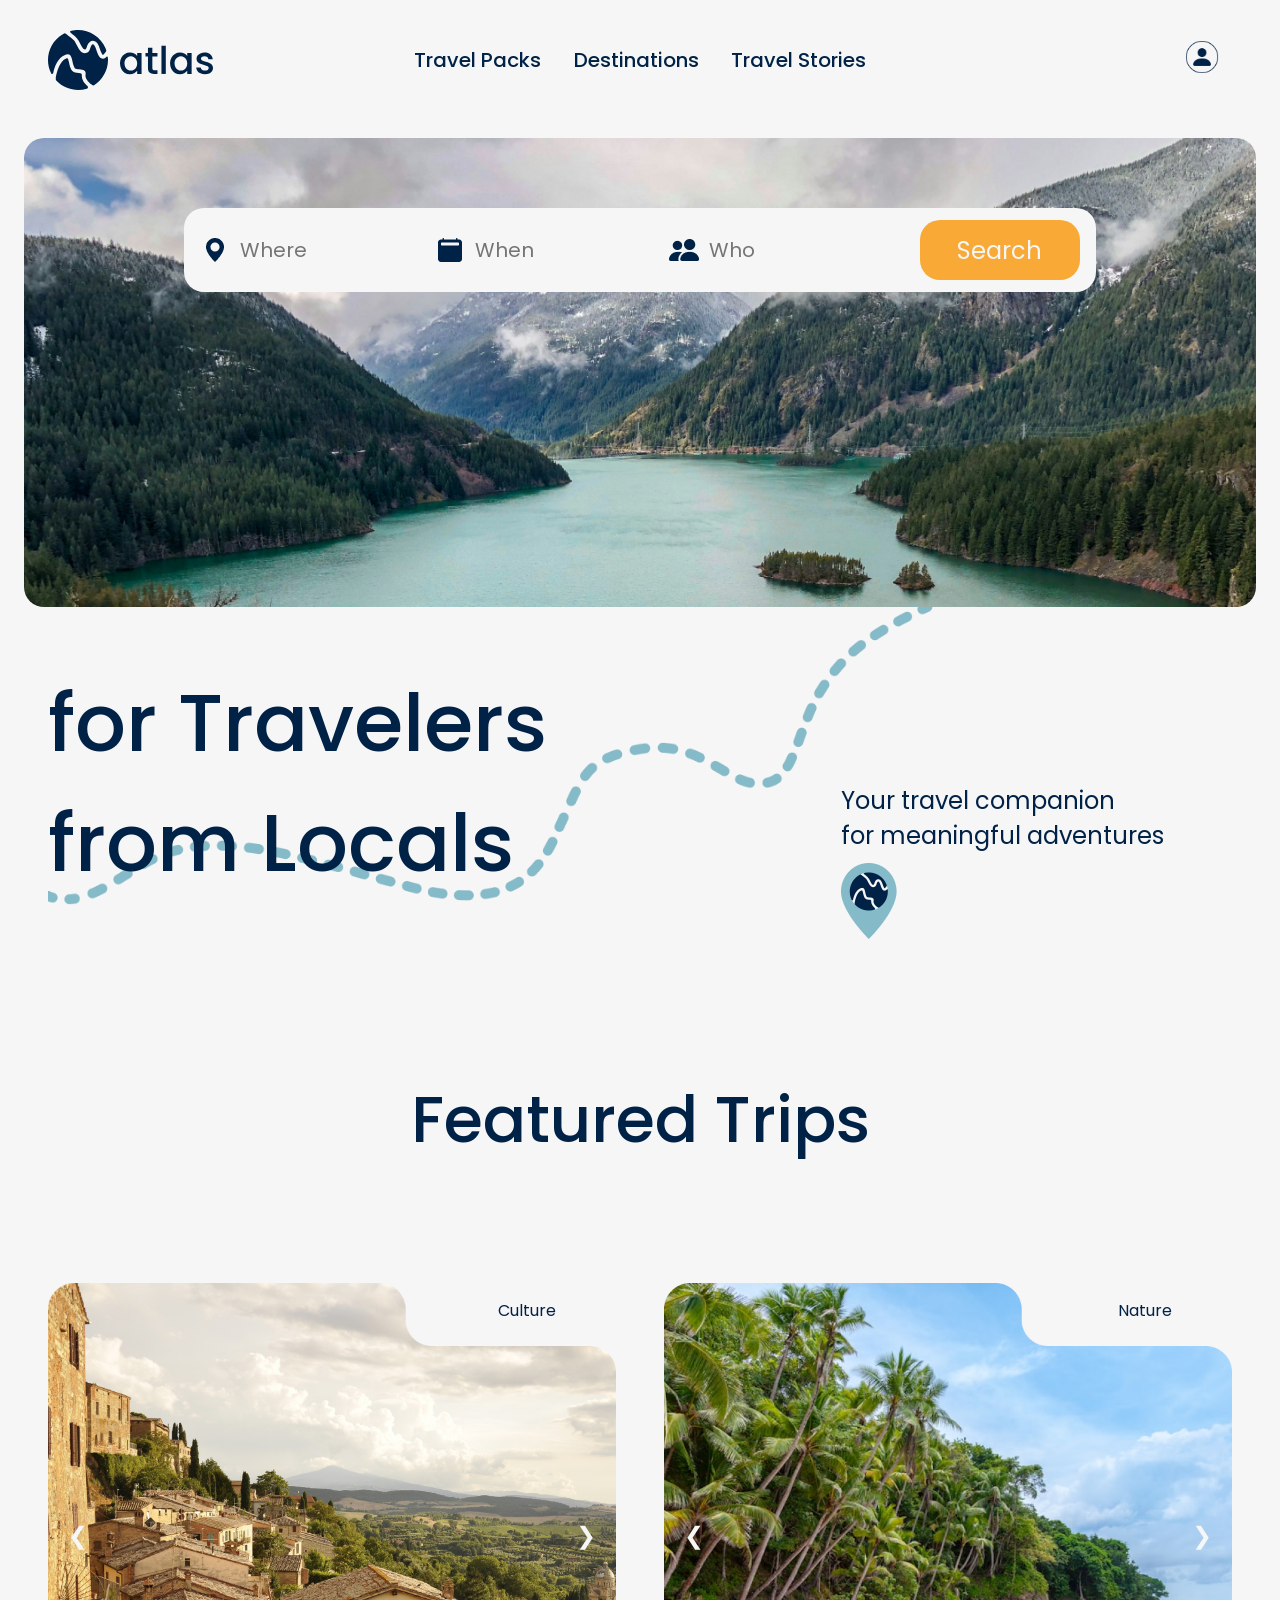
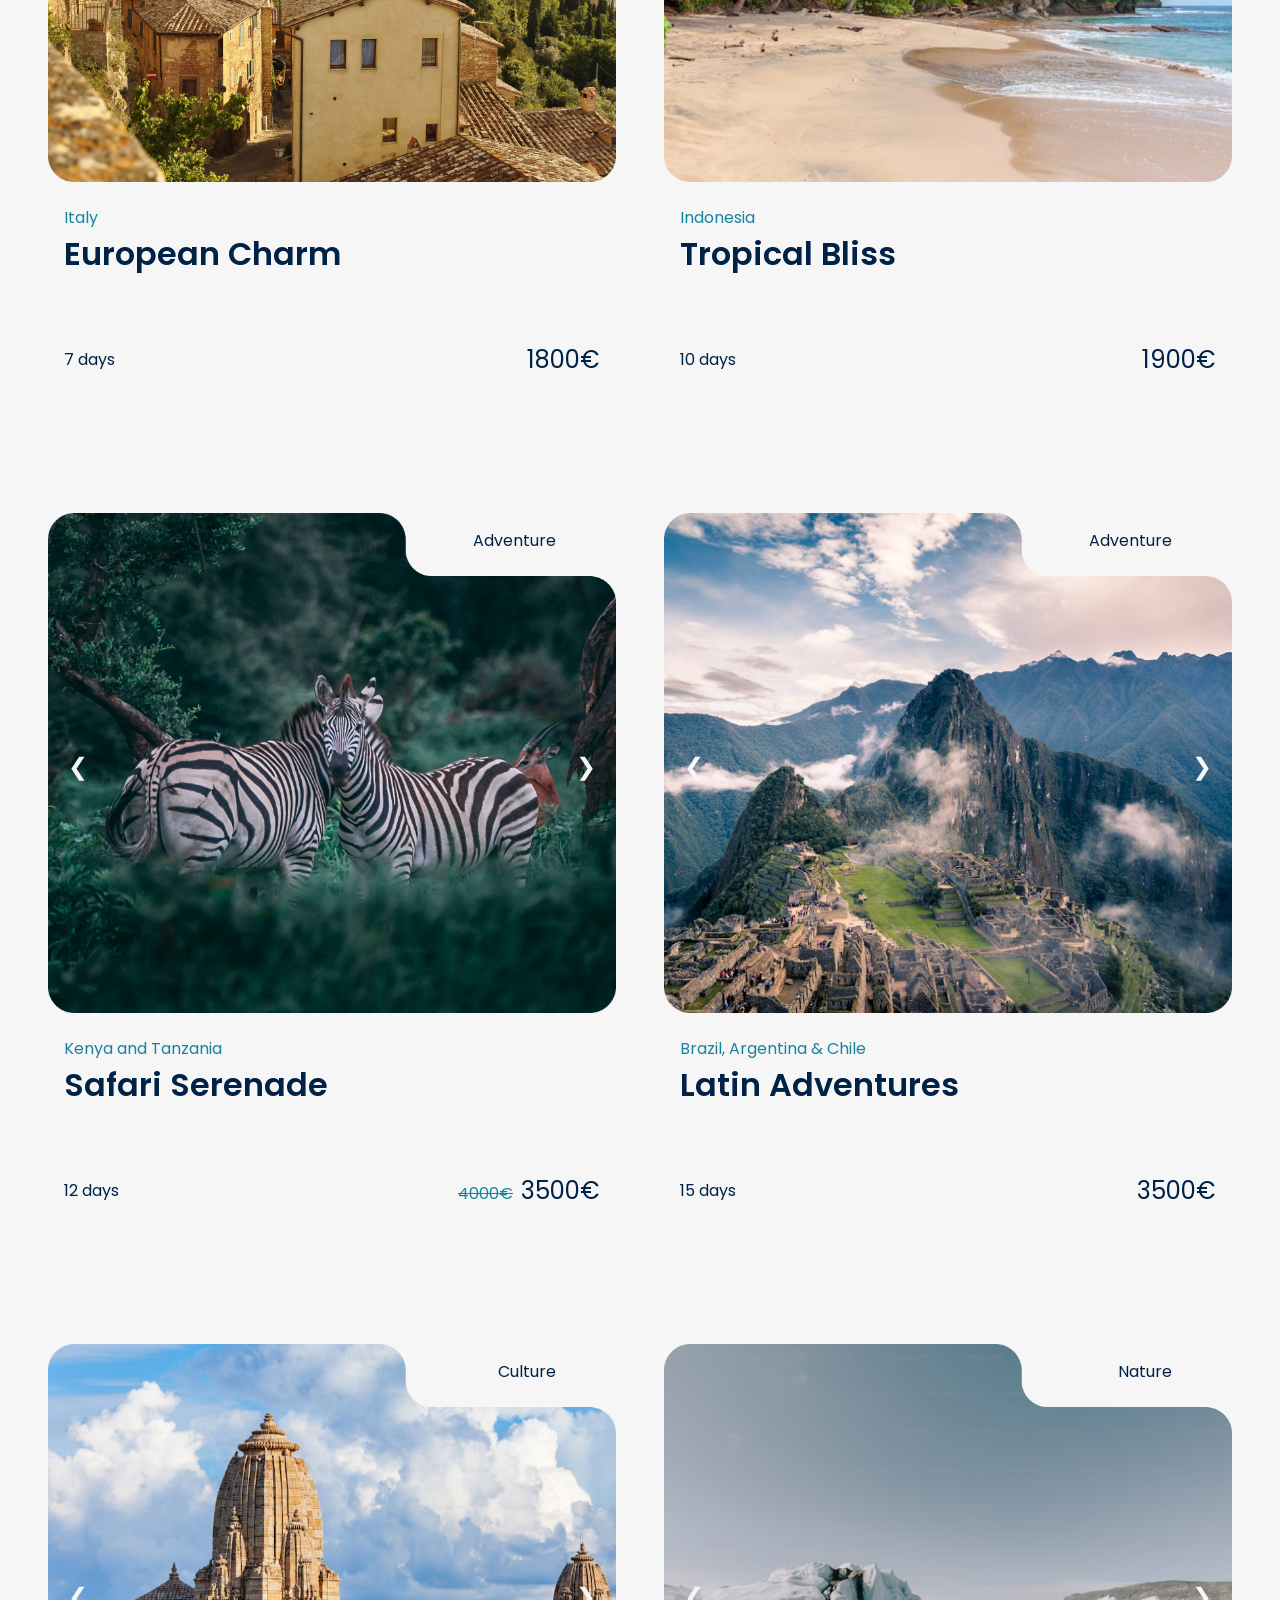
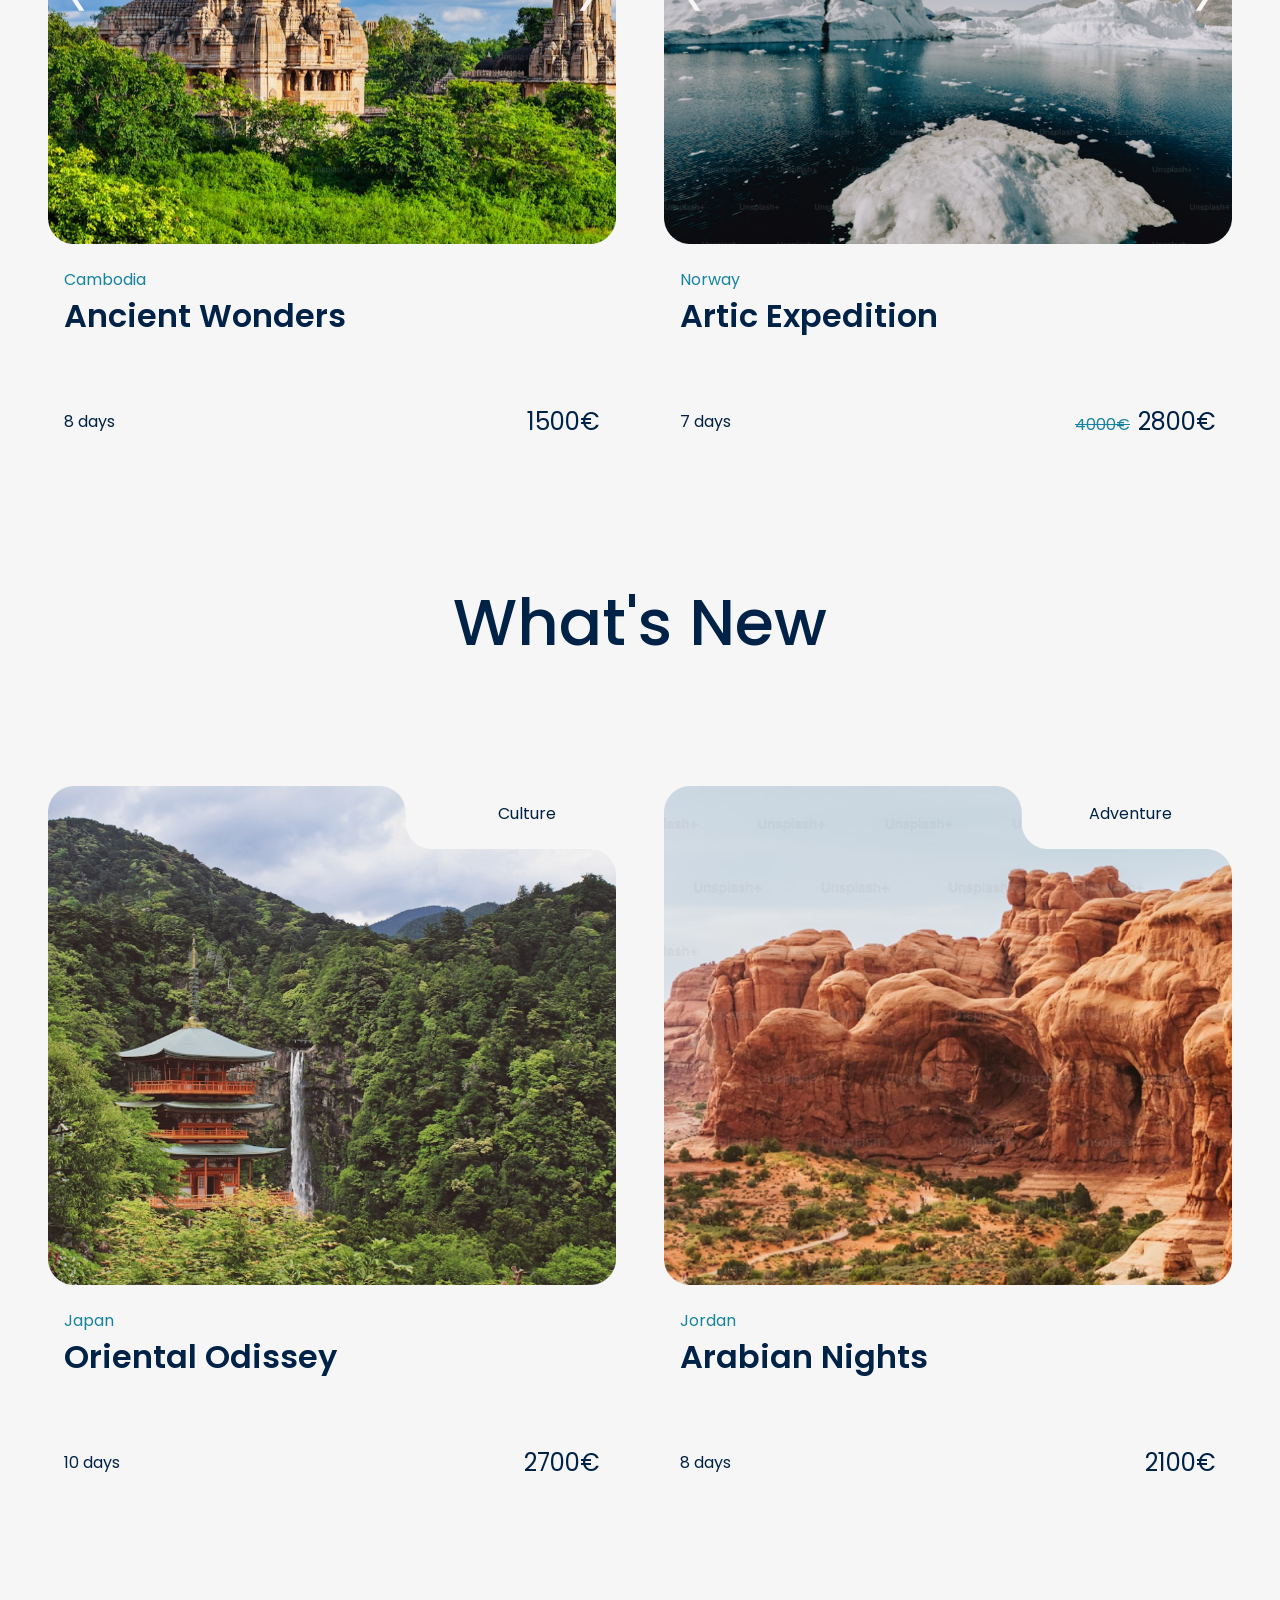
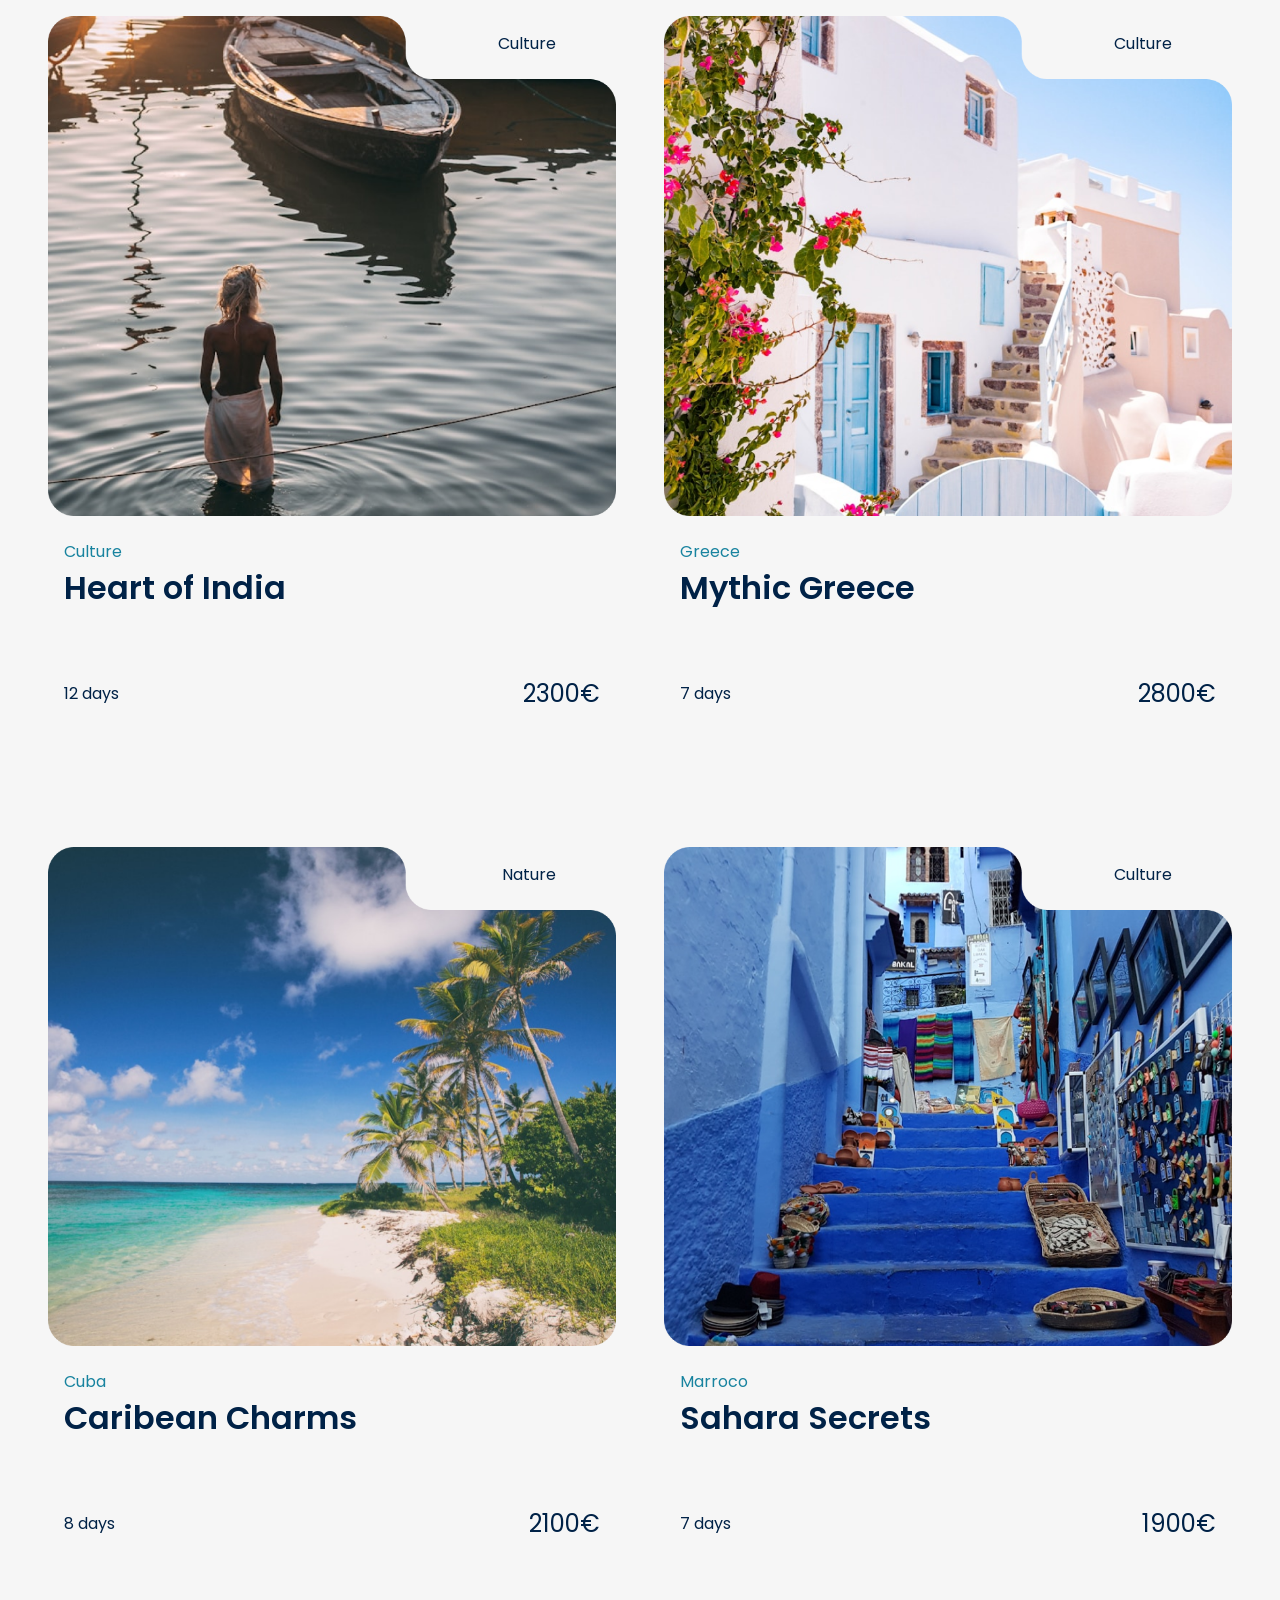
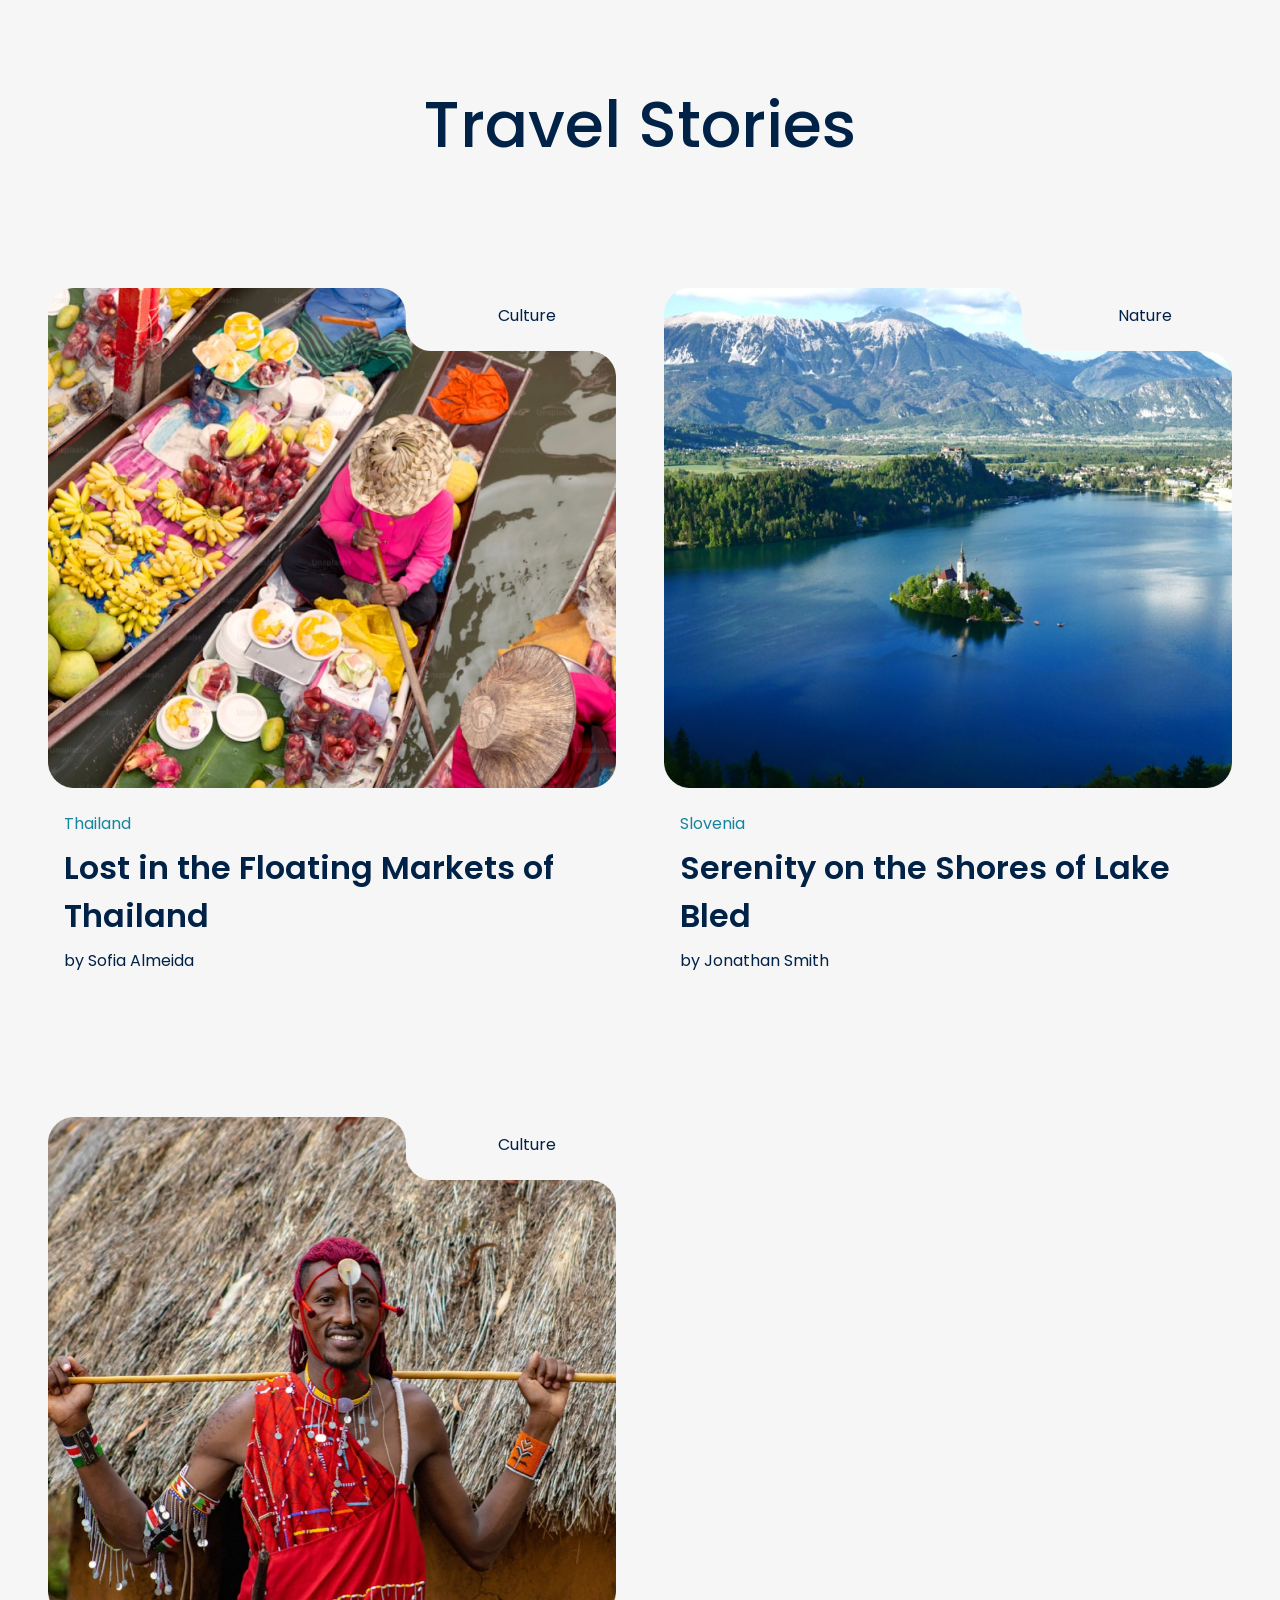
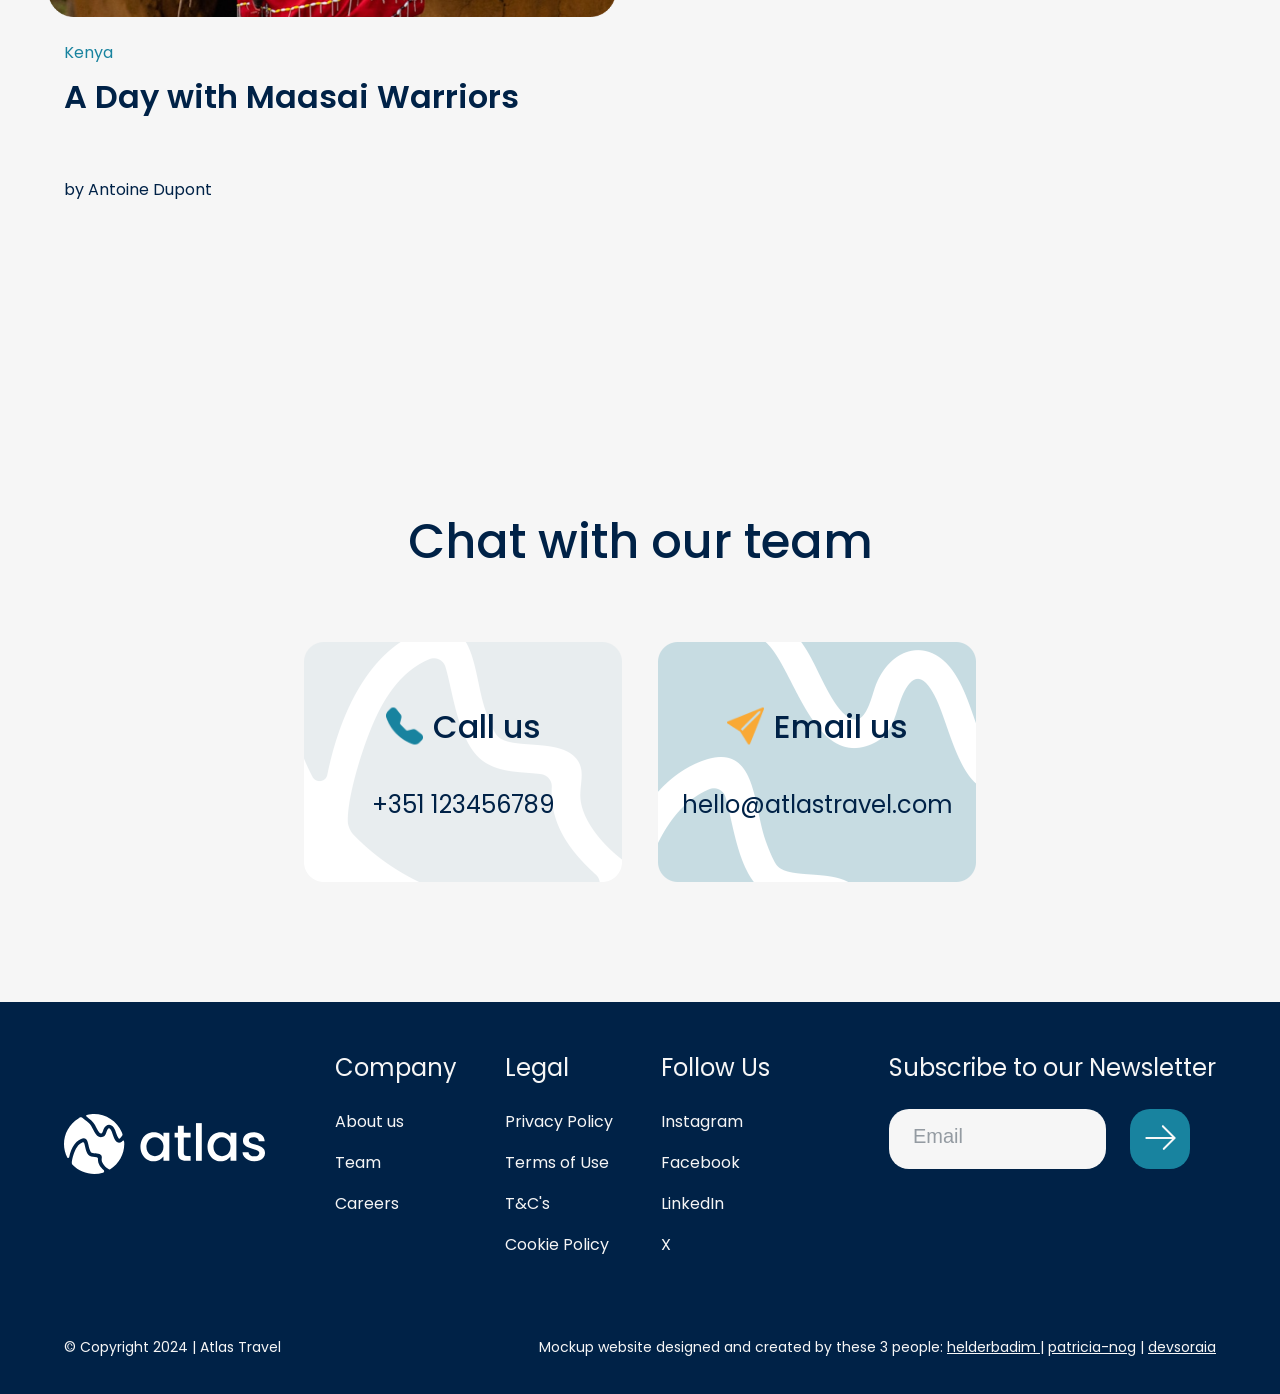
<file: index.html>
<!DOCTYPE html>
<html lang="en">

<head>
    <meta charset="UTF-8">
    <meta name="viewport" content="width=device-width, initial-scale=1.0">

    <link rel="icon" type="image/x-icon" href="/Logo/logo_atlas_globo_default.svg">
    <link rel="stylesheet" href="styles.css">
    <link rel="preconnect" href="https://fonts.googleapis.com">
    <link rel="preconnect" href="https://fonts.gstatic.com" crossorigin>
    <link
        href="https://fonts.googleapis.com/css2?family=Barlow:ital,wght@0,100;0,200;0,300;0,400;0,500;0,600;0,700;0,800;0,900;1,100;1,200;1,300;1,400;1,500;1,600;1,700;1,800;1,900&family=Indie+Flower&family=Poppins:ital,wght@0,100;0,200;0,300;0,400;0,500;0,600;0,700;0,800;0,900;1,100;1,200;1,300;1,400;1,500;1,600;1,700;1,800;1,900&display=swap"
        rel="stylesheet">
    <title>Atlas</title>
</head>

<body>
    <main>
        <!-- NAV NAV NAV -->
        <nav>
            <a href="index.html">
                <div class="nav-container-left">
                    <img id="globe" class="rotating" src="Logo/logo_atlas_globo_default.svg" alt="brandLogo"
                        width="60px">
                    <img id="name" src="Logo/logo_atlas_default_textonly.svg" alt="">
                </div>
            </a>
            <ul class="nav-links">
                <li><a href="travelPacks.html">Travel Packs</a></li>
                <li><a href="destinations.html">Destinations</a></li>
                <li><a href="travelStories.html">Travel Stories</a></li>
            </ul>

            <div class="nav-container-right">
                <img id="navIcon" src="Icons/user.png" alt="">
            </div>
            <div class="hamburger">
                <img class="hamburger" src="Icons/burger_menu.png" alt="">
            </div>
        </nav>
        <div class="menu">
            <div class="header">
                <div class="nav-container-left">
                    <img id="globe" class="rotating" src="Logo/logo_atlas_globo_default.svg" alt="brandLogo"
                        width="60px">
                    <img id="name" src="Logo/logo_atlas_default_textonly.svg" alt="">
                </div>
                <img id="close-icon" src="Icons/close-x-svgrepo-com.svg" alt="">
            </div>
            <div class="separation"></div>
            <ul>
                <li><a class="menu-item" href="travelPacks.html">Travel Packs</a></li>
                <li><a class="menu-item" href="destinations.html">Destinations</a></li>
                <li><a class="menu-item" href="travelStories.html">Travel Stories</a></li>
                <li><a class="menu-item" href="">My Account</a></li>
            </ul>
        </div>

        <!-- HERO SECTION -->
        <section class="hero">
            <div class="hero-image">
                <img src="Images/Hero/Hero.png" alt="">
                <ul class="hero-searchBar">
                    <li><img src="Icons/map-pin.png" alt=""><input type="text" placeholder="Where" required></li>
                    <li><img src="Icons/calendar.png" alt=""><input type="text" placeholder="When" required></li>
                    <li><img src="Icons/users.png" alt=""><input type="text" placeholder="Who" required></li>
                    <li class="button" id="searchButton"><button type="submit">Search</button></li>
                    <li class="button" id="searchIcon"><button><img src="Icons/newsletter.png" alt=""></button></li>
                </ul>
            </div>
        </section>
        <section class="header-message">
            <img src="Images/Hero/line.png" alt="">

            <div class="hero-message">
                <h1>for Travelers<br /> from Locals</h1>
                <div class="pin">
                    <p>Your travel companion<br> for meaningful adventures</p>
                    <img src="Images/Hero/pin-atlas.png" alt="">
                </div>
            </div>

        </section>
        <!-- FEATURE TRIPS -->
        <section class="trips_display">
            <div class="title">
                <h2>Featured Trips</h2>
            </div>
            <div class="card-container">
                <div class="card">
                    <div class="slideshow-container" data-index="1">
                        <div class="mySlides fade">
                            <img src="Images/Cards/card1_european1.png" alt="Slide 1">
                        </div>
                        <div class="mySlides fade">
                            <img src="Images/Cards/card1_european2.png" alt="Slide 2">
                        </div>
                        <div class="mySlides fade">
                            <img src="Images/Cards/card1_european3.png" alt="Slide 3">
                        </div>
                        <div class="mySlides fade">
                            <img src="Images/Cards/card1_european4.png" alt="Slide 4">
                        </div>
                        <!-- Navigation Buttons -->
                        <a class="prev" onclick="plusSlides(-1, 1)"><button>&#10094;</button></a>
                        <a class="next" onclick="plusSlides(1, 1)"><button>&#10095;</button></a>
                    </div>
                    <div class="description">
                        <p class="country">Italy</p>
                        <p class="packName">European Charm</p>
                        <div>
                            <p class="days">7 days</p>
                            <p class="price">1800€</p>
                        </div>
                    </div>
                    <span class="category">Culture</span>
                </div>
                <div class="card">
                    <div class="slideshow-container" data-index="2">
                        <div class="mySlides fade">
                            <img src="Images/Cards/card2_caribean1.png" alt="Slide 1">
                        </div>
                        <div class="mySlides fade">
                            <img src="Images/Cards/card2_caribean2.png" alt="Slide 2">
                        </div>
                        <div class="mySlides fade">
                            <img src="Images/Cards/card2_caribean3.png" alt="Slide 3">
                        </div>
                        <div class="mySlides fade">
                            <img src="Images/Cards/card2_caribean4.png" alt="Slide 4">
                        </div>
                        <!-- Navigation Buttons -->
                        <a class="prev" onclick="plusSlides(-1, 2)"><button>&#10094;</button></a>
                        <a class="next" onclick="plusSlides(1, 2)"><button>&#10095;</button></a>
                    </div>

                    <div class="description">
                        <p class="country">Indonesia</p>
                        <p class="packName">Tropical Bliss</p>
                        <div>
                            <p class="days">10 days</p>
                            <p class="price">1900€</p>
                        </div>
                    </div>
                    <span class="category">Nature</span>
                </div>
                <div class="card">
                    <div class="slideshow-container" data-index="3">
                        <div class="mySlides fade">
                            <img src="Images/Cards/card3_safari1.png" alt="Slide 1">
                        </div>
                        <div class="mySlides fade">
                            <img src="Images/Cards/card3_safari2.png" alt="Slide 2">
                        </div>
                        <div class="mySlides fade">
                            <img src="Images/Cards/card3_safari3.png" alt="Slide 3">
                        </div>
                        <div class="mySlides fade">
                            <img src="Images/Cards/card3_safari4.png" alt="Slide 4">
                        </div>
                        <!-- Navigation Buttons -->
                        <a class="prev" onclick="plusSlides(-1, 3)"><button>&#10094;</button></a>
                        <a class="next" onclick="plusSlides(1, 3)"><button>&#10095;</button></a>
                    </div>

                    <div class="description">
                        <p class="country">Kenya and Tanzania</p>
                        <p class="packName">Safari Serenade</p>
                        <div>
                            <p class="days">12 days</p>
                            <p class="price"><strike>4000€</strike>3500€</p>
                        </div>
                    </div>
                    <span class="category">Adventure</span>
                </div>
                <a href="productPage.html">
                    <div class="card">
                        <div class="slideshow-container" data-index="4">
                            <div class="mySlides fade">
                                <img src="Images/Cards/card4_america1.png" alt="Slide 1">
                            </div>
                            <div class="mySlides fade">
                                <img src="Images/Cards/card4_america2.png" alt="Slide 2">
                            </div>
                            <div class="mySlides fade">
                                <img src="Images/Cards/card4_america3.png" alt="Slide 3">
                            </div>
                            <div class="mySlides fade">
                                <img src="Images/Cards/card4_america4.png" alt="Slide 4">
                            </div>
                            <!-- Navigation Buttons -->
                            <a class="prev" onclick="plusSlides(-1, 4)"><button>&#10094;</button></a>
                            <a class="next" onclick="plusSlides(1, 4)"><button>&#10095;</button></a>
                        </div>

                        <div class="description">
                            <p class="country">Brazil, Argentina & Chile</p>
                            <p class="packName">Latin Adventures
                            </p>
                            <div>
                                <p class="days">15 days</p>
                                <p class="price">3500€</p>
                            </div>
                        </div>
                        <span class="category">Adventure</span>
                    </div>
                </a>
                <div class="card">
                    <div class="slideshow-container" data-index="5">
                        <div class="mySlides fade">
                            <img src="Images/Cards/card5_ancient1.png" alt="Slide 1">
                        </div>
                        <div class="mySlides fade">
                            <img src="Images/Cards/card5_ancient2.png" alt="Slide 2">
                        </div>
                        <div class="mySlides fade">
                            <img src="Images/Cards/card5_ancient3.png" alt="Slide 3">
                        </div>
                        <div class="mySlides fade">
                            <img src="Images/Cards/card5_ancient4.png" alt="Slide 4">
                        </div>
                        <!-- Navigation Buttons -->
                        <a class="prev" onclick="plusSlides(-1, 5)"><button>&#10094;</button></a>
                        <a class="next" onclick="plusSlides(1, 5)"><button>&#10095;</button></a>
                    </div>

                    <div class="description">
                        <p class="country">Cambodia</p>
                        <p class="packName">Ancient Wonders</p>
                        <div>
                            <p class="days">8 days</p>
                            <p class="price">1500€</p>
                        </div>
                    </div>
                    <span class="category">Culture</span>
                </div>
                <div class="card">
                    <div class="slideshow-container" data-index="6">
                        <div class="mySlides fade">
                            <img src="Images/Cards/card6_artic1.png" alt="Slide 1">
                        </div>
                        <div class="mySlides fade">
                            <img src="Images/Cards/card6_artic2.png" alt="Slide 2">
                        </div>
                        <div class="mySlides fade">
                            <img src="Images/Cards/card6_artic3.png" alt="Slide 3">
                        </div>
                        <div class="mySlides fade">
                            <img src="Images/Cards/card6_artic4.png" alt="Slide 3">
                        </div>
                        <!-- Navigation Buttons -->
                        <a class="prev" onclick="plusSlides(-1, 6)"><button>&#10094;</button></a>
                        <a class="next" onclick="plusSlides(1, 6)"><button>&#10095;</button></a>
                    </div>

                    <div class="description">
                        <p class="country">Norway</p>
                        <p class="packName">Artic Expedition</p>
                        <div>
                            <p class="days">7 days</p>
                            <p class="price"><strike>4000€</strike>2800€</p>
                        </div>
                    </div>
                    <span class="category">Nature</span>
                </div>
            </div>
        </section>

        <!-- whats new section -->
        <section class="trips_display">
            <div class="title2">
                <h2>What's New</h2>
            </div>
            <div class="card-container">
                <div class="card">
                    <div class="image">
                        <img src="Images/Cards/card7_oriental1.png" alt="">
                    </div>
                    <div class="description">
                        <p class="country">Japan</p>
                        <p class="packName">Oriental Odissey</p>
                        <div>
                            <p class="days">10 days</p>
                            <p class="price">2700€</p>
                        </div>
                    </div>
                    <span class="category">Culture</span>
                </div>
                <div class="card">
                    <div class="image">
                        <img src="Images/Cards/card8_arabian1.png" alt="">
                    </div>
                    <div class="description">
                        <p class="country">Jordan</p>
                        <p class="packName">Arabian Nights
                        </p>
                        <div>
                            <p class="days">8 days</p>
                            <p class="price">2100€</p>
                        </div>
                    </div>
                    <span class="category">Adventure</span>
                </div>
                <div class="card">
                    <div class="image">
                        <img src="Images/Cards/card9_india1.png" alt="">
                    </div>
                    <div class="description">
                        <p class="country">Culture</p>
                        <p class="packName">Heart of India</p>
                        <div>
                            <p class="days">12 days</p>
                            <p class="price">2300€</p>
                        </div>
                    </div>
                    <span class="category">Culture</span>
                </div>
                <div class="card">
                    <div class="image">
                        <img src="Images/Cards/card10_greece1.png" alt="">
                    </div>
                    <div class="description">
                        <p class="country">Greece</p>
                        <p class="packName">Mythic Greece</p>
                        <div>
                            <p class="days">7 days</p>
                            <p class="price">2800€</p>
                        </div>
                    </div>
                    <span class="category">Culture</span>
                </div>
                <div class="card">
                    <div class="image">
                        <img src="Images/Cards/card11_caribean1.png" alt="">
                    </div>
                    <div class="description">
                        <p class="country">Cuba
                        </p>
                        <p class="packName">Caribean Charms
                        </p>
                        <div>
                            <p class="days">8 days</p>
                            <p class="price">2100€</p>
                        </div>
                    </div>
                    <span class="category">Nature</span>
                </div>
                <div class="card">
                    <div class="image">
                        <img src="Images/Cards/card12_morocco2.png" alt="">
                    </div>
                    <div class="description">
                        <p class="country">Marroco</p>
                        <p class="packName">Sahara Secrets
                        </p>
                        <div>
                            <p class="days">7 days</p>
                            <p class="price">1900€</p>
                        </div>
                    </div>
                    <span class="category">Culture</span>
                </div>
            </div>
        </section>

        <!-- whats travel stories -->
        <section class="trips_display travel_stories">
            <div class="title2">
                <h2>Travel Stories</h2>
            </div>
            <div class="card-container">
                <div class="card">
                    <div class="image">
                        <img src="Images/TravelStories_Page/travel-stories_card1_thailand.png" alt="">
                    </div>
                    <div class="description">
                        <p class="travel-story-country">Thailand</p>
                        <p class="travel-story-packName">Lost in the Floating Markets of Thailand</p>
                        <p class="author">by Sofia Almeida</p>
                    </div>
                    <span class="category">Culture</span>
                </div>
                <div class="card">
                    <div class="image">
                        <img src="Images/TravelStories_Page/travel-stories_card2_slovenia.png" alt="">
                    </div>
                    <div class="description">
                        <p class="travel-story-country">Slovenia</p>
                        <p class="travel-story-packName">Serenity on the Shores of Lake Bled</p>
                        <p class="author">by Jonathan Smith</p>
                    </div>
                    <span class="category">Nature</span>
                </div>
                <div class="card">
                    <div class="image">
                        <img src="Images/TravelStories_Page/travel-stories_card3_kenya.png" alt="">
                    </div>
                    <div class="description">
                        <p class="travel-story-country">Kenya</p>
                        <p class="travel-story-packName">A Day with Maasai Warriors</p>
                        <p class="author">by Antoine Dupont</p>
                    </div>
                    <span class="category">Culture</span>
                </div>
            </div>
        </section>
        <section class="chat">
            <h3>Chat with our team</h3>
            <div>
                <div class="chat-cards mobile"><img src="Images/Contacts/contacto1.png" alt=""></div>
                <div class="chat-cards two">
                    <img src="Images/Contacts/contacto2.png" alt="">
                    <div class="text">
                        <p><img src="Images/Contacts/icone-telephone.png" alt="">Call us</p>
                        <p>+351 123456789</p>
                    </div>
                </div>
                <div class="chat-cards three">
                    <img src="Images/Contacts/contacto3.png" alt="">
                    <div class="text">
                        <p><img src="Images/Contacts/icone-email.png" alt="">Email us</p>
                        <p>hello@atlastravel.com</p>
                    </div>
                </div>
                <div class="chat-cards mobile"><img src="Images/Contacts/contacto4.png" alt=""></div>
            </div>

        </section>

    </main>
    <div class="background-footer">
        <main>
            <footer>
                <div class="superior">
                    <div class="footer-container-left">
                        <img class="footerLogo" src="Logo/logo_atlas_white.svg" alt="">
                    </div>
                    <div class="footer-links">
                        <div class="footer company">
                            <p>Company</p>
                            <ul>
                                <li>About us</li>
                                <li>Team</li>
                                <li>Careers</li>
                            </ul>
                        </div>
                        <div class="footer legal">
                            <p>Legal</p>
                            <ul>
                                <li>Privacy Policy</li>
                                <li>Terms of Use</li>
                                <li>T&C's</li>
                                <li>Cookie Policy</li>
                            </ul>
                        </div>
                        <div class="footer follow">
                            <p>Follow Us</p>
                            <ul>
                                <li>Instagram</li>
                                <li>Facebook</li>
                                <li>LinkedIn</li>
                                <li>X</li>
                            </ul>
                        </div>
                    </div>
                    <div class="newsletter">
                        <p>Subscribe to our Newsletter</p>
                        <div>
                            <input type="text" placeholder="Email">
                            <button><img src="Icons/newsletter.png" alt=""></button>
                        </div>
                    </div>
                </div>
                <div class="inferior">
                    <p>© Copyright 2024 | Atlas Travel</p>
                    <p>Mockup website designed and created by these 3 people: <a href="">helderbadim </a> | <a
                            href="">patricia-nog</a> | <a href="">devsoraia</a></p>
                </div>
            </footer>
        </main>
    </div>
    <script src="script.js"></script>
</body>

</html>
</file>
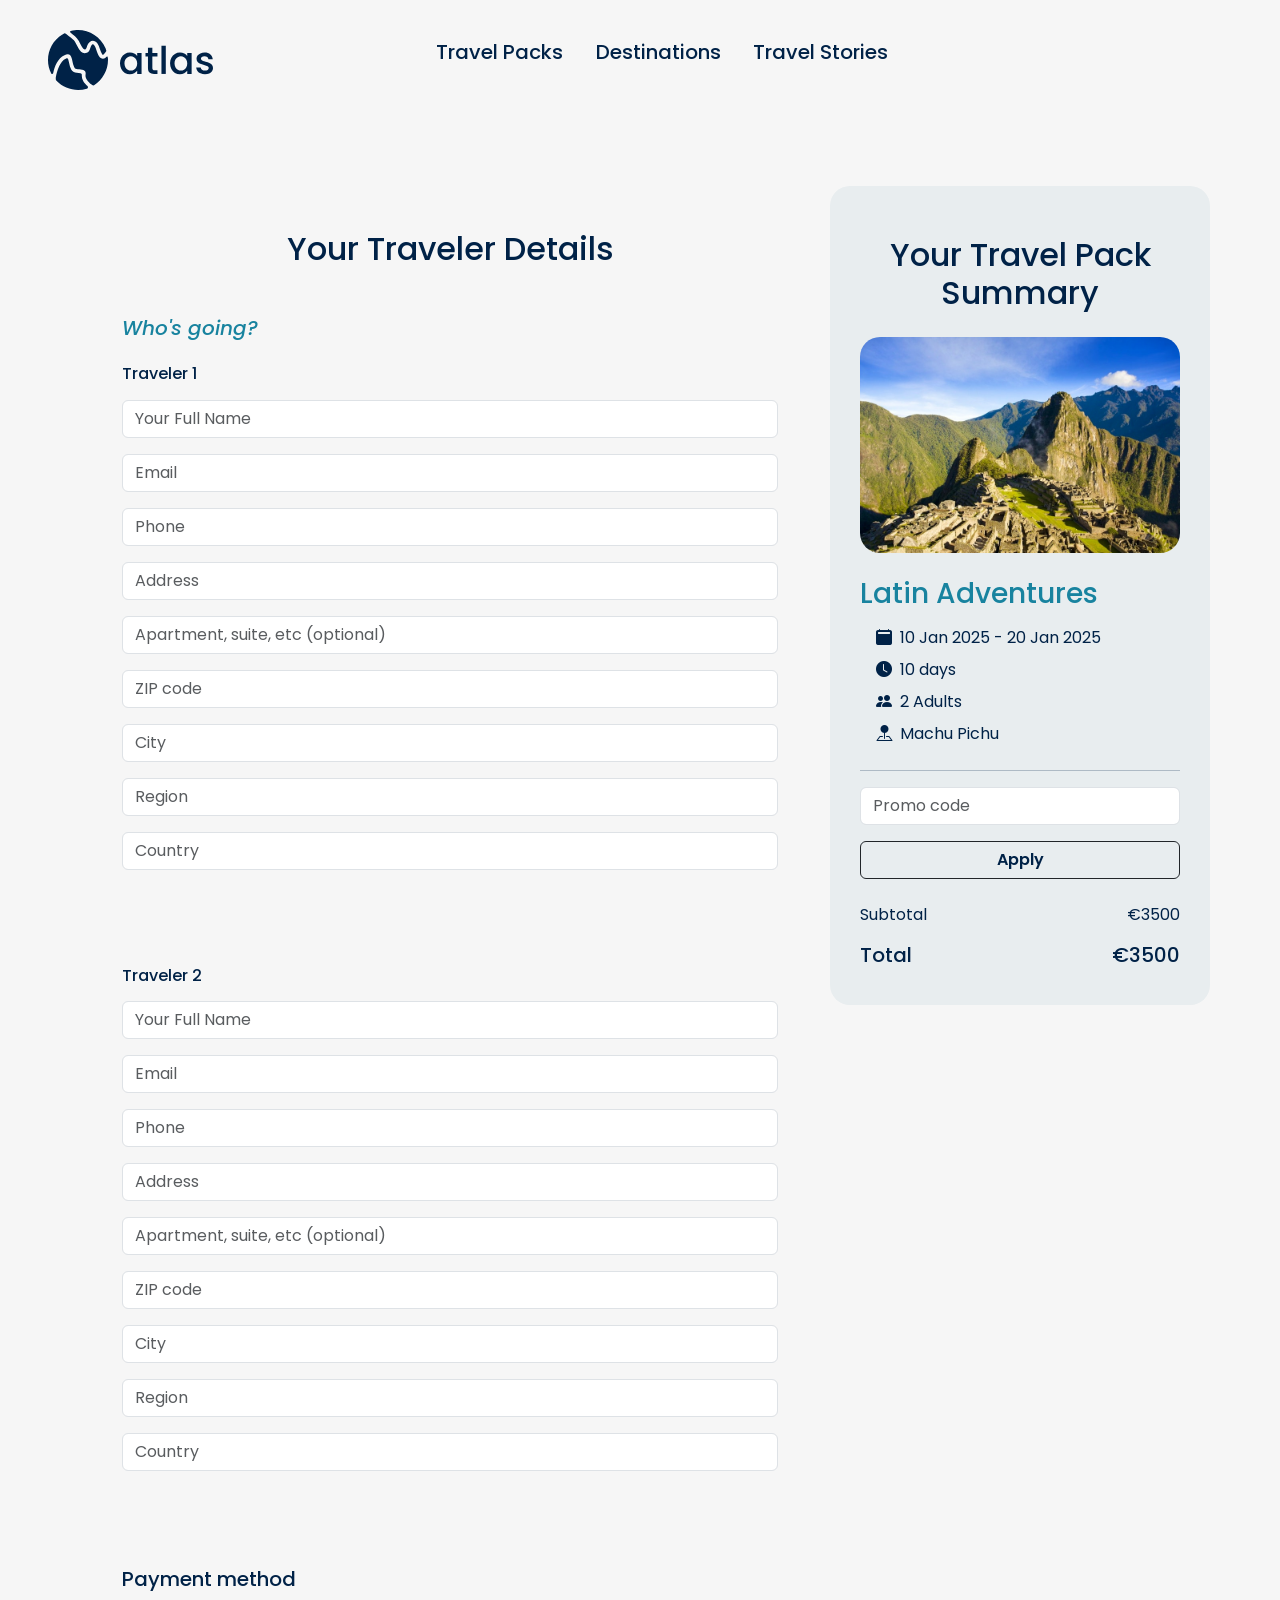
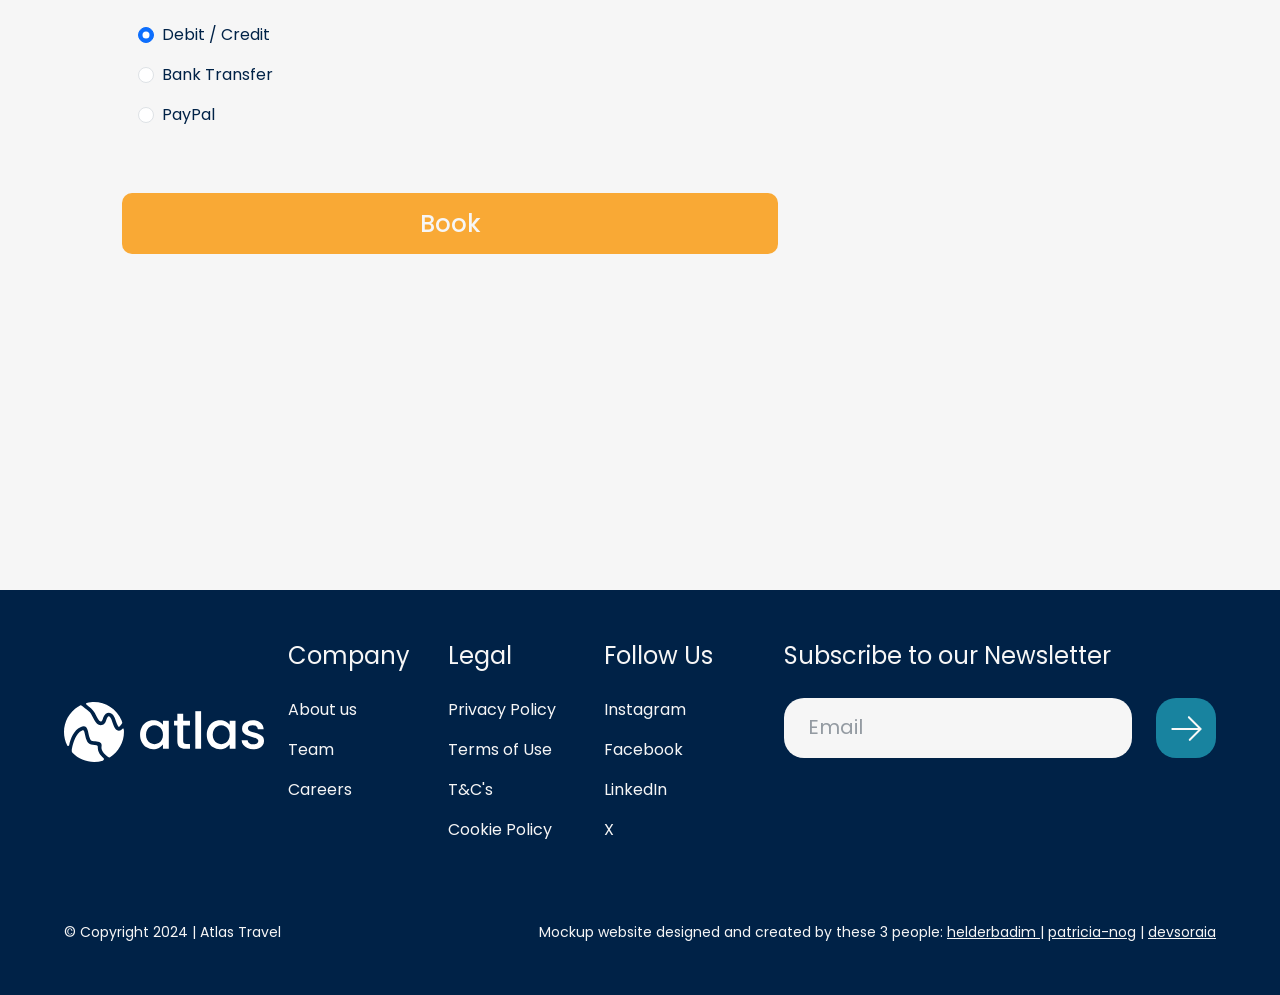
<file: checkoutForm.html>
<!DOCTYPE html>
<html lang="en">

<head>
    <meta charset="UTF-8">
    <meta name="viewport" content="width=device-width, initial-scale=1.0">
    <title>Checkout Form</title>
    <link rel="icon" type="image/x-icon" href="/Logo/logo_atlas_globo_default.svg">
    <link href="https://cdn.jsdelivr.net/npm/bootstrap@5.3.0/dist/css/bootstrap.min.css" rel="stylesheet">
    <link rel="stylesheet" href="https://cdn.jsdelivr.net/npm/bootstrap-icons/font/bootstrap-icons.css">
    <link href="styles.css" rel="stylesheet">
    <link rel="preconnect" href="https://fonts.googleapis.com">
    <link rel="preconnect" href="https://fonts.gstatic.com" crossorigin>
    <link
        href="https://fonts.googleapis.com/css2?family=Barlow:ital,wght@0,100;0,200;0,300;0,400;0,500;0,600;0,700;0,800;0,900;1,100;1,200;1,300;1,400;1,500;1,600;1,700;1,800;1,900&family=Indie+Flower&family=Poppins:ital,wght@0,100;0,200;0,300;0,400;0,500;0,600;0,700;0,800;0,900;1,100;1,200;1,300;1,400;1,500;1,600;1,700;1,800;1,900&display=swap"
        rel="stylesheet">
</head>

<body>
    <!-- NAV NAV NAV -->
    <main>
        <nav>
            <a href="index.html">
                <div class="nav-container-left">
                    <img id="globe" class="rotating" src="Logo/logo_atlas_globo_default.svg" alt="brandLogo"
                        width="60px">
                    <img id="name" src="Logo/logo_atlas_default_textonly.svg" alt="">
                </div>
            </a>
            <ul class="nav-links">
                <li><a href="travelPacks.html">Travel Packs</a></li>
                <li><a href="destinations.html">Destinations</a></li>
                <li><a href="travelStories.html">Travel Stories</a></li>
            </ul>

            <div class="nav-container-right">
                <img id="navIcon" src="Icons/user.png" alt="">
            </div>
            <div class="hamburger">
                <img class="hamburger" src="Icons/burger_menu.png" alt="">
            </div>
        </nav>
        <div class="menu">
            <div class="header">
                <div class="nav-container-left">
                    <img id="globe" class="rotating" src="Logo/logo_atlas_globo_default.svg" alt="brandLogo"
                        width="60px">
                    <img id="name" src="Logo/logo_atlas_default_textonly.svg" alt="">
                </div>
                <img id="close-icon" src="Icons/close-x-svgrepo-com.svg" alt="">
            </div>
            <div class="separation"></div>
            <ul>
                <li><a class="menu-item" href="travelPacks.html">Travel Packs</a></li>
                <li><a class="menu-item" href="destinations.html">Destinations</a></li>
                <li><a class="menu-item" href="travelStories.html">Travel Stories</a></li>
                <li><a class="menu-item" href="">My Account</a></li>
            </ul>
        </div>

        <main class="checkoutMain">
            <section id="entire-checkout-page">
                <!-- Checkout Form Container -->
                <div class="container my-5">
                    <div class="row gy-4 d-flex align-items-start">
                        <!-- Travel Pack Summary (appears 2nd always) -->
                        <aside id="checkoutform-aside-summary-box" class="col-lg-4 order-lg-2 order-1">
                            <h4 class="text-center mb-4">Your Travel Pack Summary</h4>
                            <div class="side-summary">
                                <img id="summary-pic"
                                    src="Images/CheckoutForm_Page/wonders-of-south-america_1_machu-picchu-peru.jpg"
                                    alt="A picture showing Machu Pichu, pertaining to our South American Wonder package."
                                    class="summary-image img-fluid mb-4">
                                <h5 class="mb-3">Latin Adventures</h5>
                                <ul class="list-unstyled ms-3">
                                    <li class="d-flex align-items-center mb-2">
                                        <i class="bi bi-calendar2-fill me-2"></i>
                                        <span>10 Jan 2025 - 20 Jan 2025</span>
                                    </li>
                                    <li class="d-flex align-items-center mb-2">
                                        <i class="bi bi-clock-fill me-2"></i>
                                        <span>10 days</span>
                                    </li>
                                    <li class="d-flex align-items-center mb-2">
                                        <i class="bi bi-people-fill me-2"></i>
                                        <span>2 Adults</span>
                                    </li>
                                    <li class="d-flex align-items-center mb-2">
                                        <i class="bi bi-pin-map-fill me-2"></i>
                                        <span>Machu Pichu</span>
                                    </li>
                                </ul>
                                <hr>
                                <form>
                                    <div class="mb-3">
                                        <input type="text" class="form-control" placeholder="Promo code">
                                    </div>
                                    <button type="button" class="btn btn-outline-dark w-100"
                                        id="applyButton">Apply</button>
                                </form>
                                <div class="mt-4">
                                    <div class="d-flex justify-content-between">
                                        <p>Subtotal</p>
                                        <p>€3500</p>
                                    </div>
                                    <div class="d-flex justify-content-between">
                                        <h5>Total</h5>
                                        <h5>€3500</h5>
                                    </div>
                                </div>
                            </div>
                        </aside>

                        <!-- Traveler Details (appears 1st always) -->
                        <!-- Added mt-5 here -->
                        <div class="col-lg-8 order-lg-1 order-1 mt-5 pt">
                            <h4 class="text-center mb-4">Your Traveler Details</h4>
                            <div class="form-container p-4">
                                <h5 class="going-header">Who's going?</h5>
                                <!-- Traveler 1 -->
                                <div class="mb-5 p-3">
                                    <h6 class="mb-3">Traveler 1</h6>
                                    <input type="text" class="form-control mb-3" placeholder="Your Full Name">
                                    <input type="email" class="form-control mb-3" placeholder="Email">
                                    <input type="tel" class="form-control mb-3" placeholder="Phone">
                                    <input type="text" class="form-control mb-3" placeholder="Address">
                                    <input type="text" class="form-control mb-3"
                                        placeholder="Apartment, suite, etc (optional)">
                                    <input type="text" class="form-control mb-3" placeholder="ZIP code">
                                    <input type="text" class="form-control mb-3" placeholder="City">
                                    <input type="text" class="form-control mb-3" placeholder="Region">
                                    <input type="text" class="form-control mb-3" placeholder="Country">
                                </div>

                                <!-- Traveler 2 -->
                                <div class="mb-5 p-3">
                                    <h6 class="mb-3">Traveler 2</h6>
                                    <input type="text" class="form-control mb-3" placeholder="Your Full Name">
                                    <input type="email" class="form-control mb-3" placeholder="Email">
                                    <input type="tel" class="form-control mb-3" placeholder="Phone">
                                    <input type="text" class="form-control mb-3" placeholder="Address">
                                    <input type="text" class="form-control mb-3"
                                        placeholder="Apartment, suite, etc (optional)">
                                    <input type="text" class="form-control mb-3" placeholder="ZIP code">
                                    <input type="text" class="form-control mb-3" placeholder="City">
                                    <input type="text" class="form-control mb-3" placeholder="Region">
                                    <input type="text" class="form-control mb-3" placeholder="Country">
                                </div>

                                <!-- Payment Section -->
                                <div class="mb-5 p-3">
                                    <h5 class="mb-3">Payment method</h5>
                                    <div class="mb-4 p-3">
                                        <div class="form-check mb-3">
                                            <input type="radio" class="form-check-input" name="payment" id="credit"
                                                checked>
                                            <label class="form-check-label" for="credit">Debit / Credit</label>
                                        </div>
                                        <div class="form-check mb-3">
                                            <input type="radio" class="form-check-input" name="payment" id="bank">
                                            <label class="form-check-label" for="bank">Bank Transfer</label>
                                        </div>
                                        <div class="form-check">
                                            <input type="radio" class="form-check-input" name="payment" id="paypal">
                                            <label class="form-check-label" for="paypal">PayPal</label>
                                        </div>
                                    </div>
                                    <button class="btn btn-outline-primary w-100 mt-4" id="bookButton">Book</button>
                                </div>
                            </div>
                        </div>
                    </div>
                </div>
            </section>
        </main>
    </main>

    <div class="background-footer">
        <main>
            <footer>
                <div class="superior">
                    <div class="footer-container-left">
                        <img class="img-fluid" src="Logo/logo_atlas_white.svg" alt="">
                    </div>
                    <div class="footer-links">
                        <div class="footer company">
                            <p>Company</p>
                            <ul>
                                <li>About us</li>
                                <li>Team</li>
                                <li>Careers</li>
                            </ul>
                        </div>
                        <div class="footer legal">
                            <p>Legal</p>
                            <ul>
                                <li>Privacy Policy</li>
                                <li>Terms of Use</li>
                                <li>T&C's</li>
                                <li>Cookie Policy</li>
                            </ul>
                        </div>
                        <div class="footer follow">
                            <p>Follow Us</p>
                            <ul>
                                <li>Instagram</li>
                                <li>Facebook</li>
                                <li>LinkedIn</li>
                                <li>X</li>
                            </ul>
                        </div>
                    </div>
                    <div class="newsletter">
                        <p>Subscribe to our Newsletter</p>
                        <div>
                            <input type="text" placeholder="Email">
                            <button><img src="Icons/newsletter.png" alt=""></button>
                        </div>
                    </div>
                </div>
                <div class="inferior">
                    <p>© Copyright 2024 | Atlas Travel</p>
                    <p>Mockup website designed and created by these 3 people: <a href="">helderbadim </a> | <a
                            href="">patricia-nog</a> | <a href="">devsoraia</a></p>
                </div>
            </footer>
        </main>
    </div>

    <script src="https://cdn.jsdelivr.net/npm/bootstrap@5.3.0-alpha1/dist/js/bootstrap.bundle.min.js"></script>
    <script src="script.js"></script>
</body>

</html>
</file>
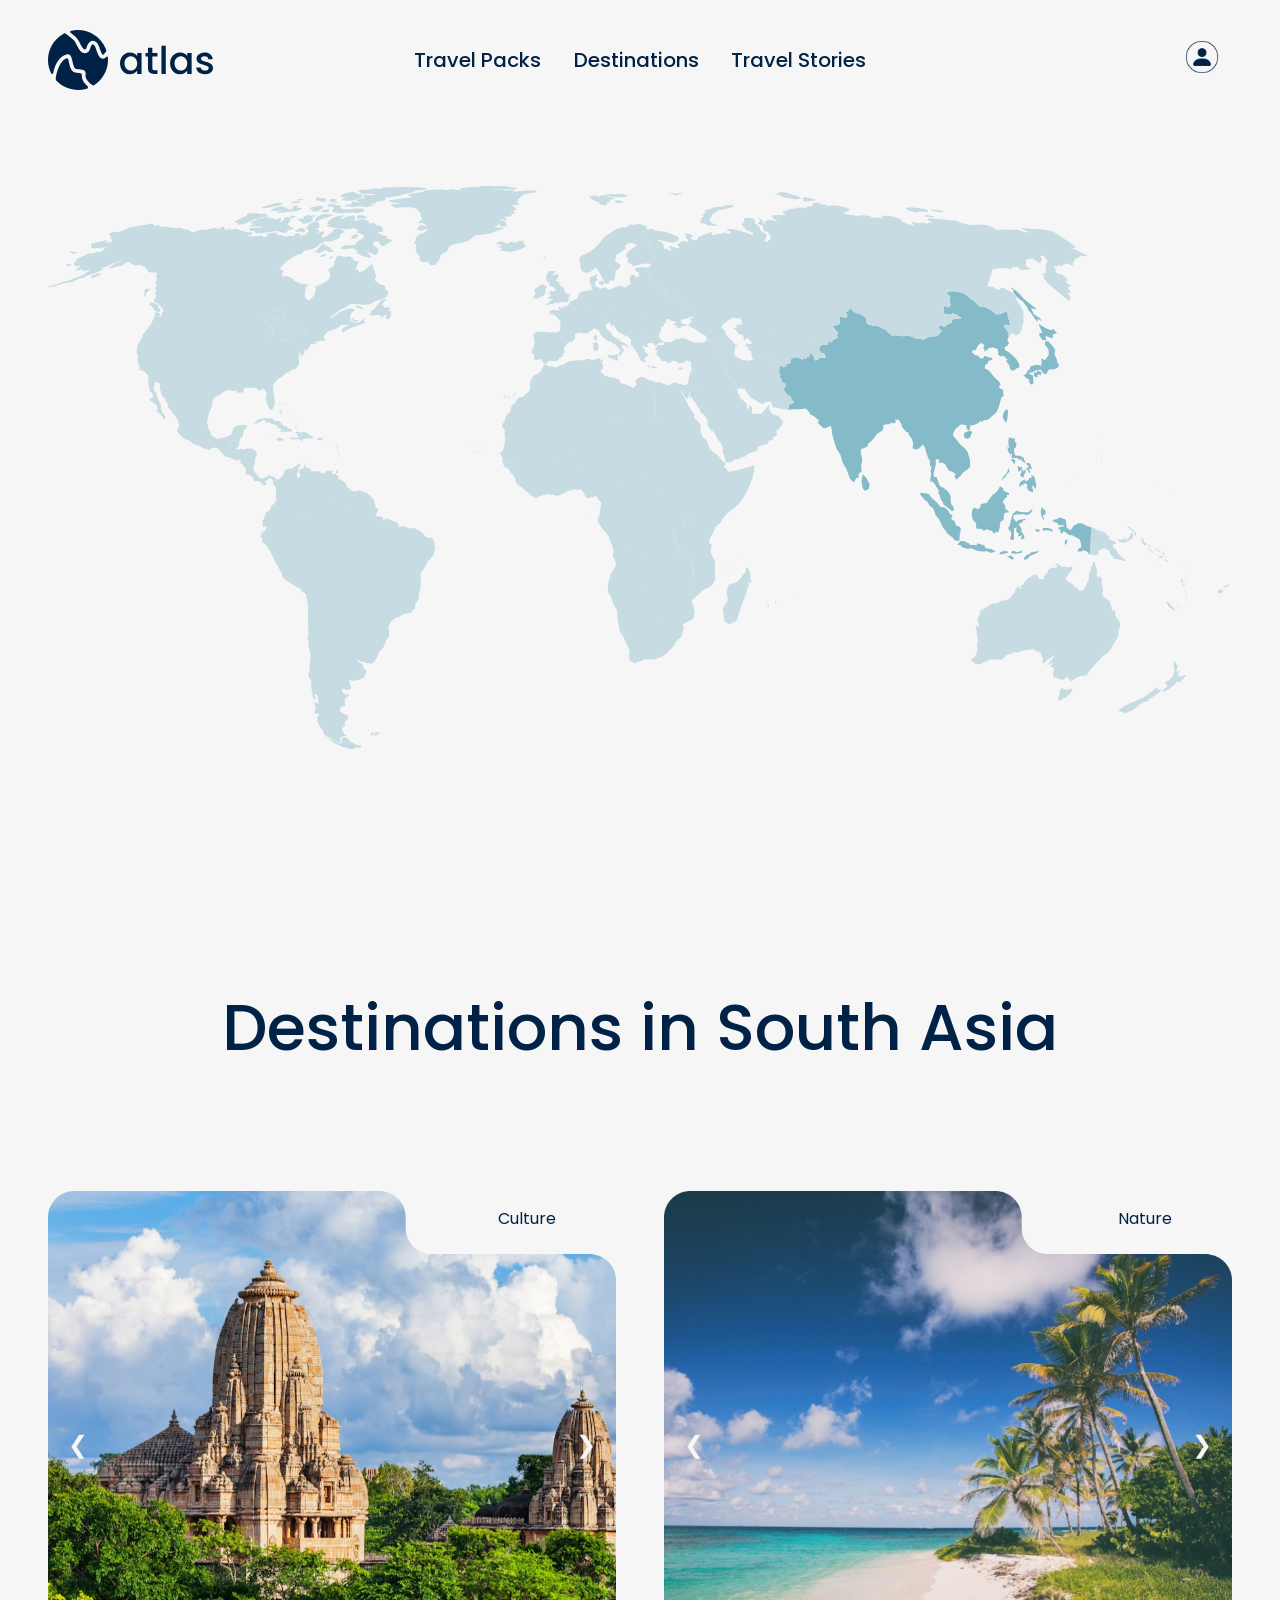
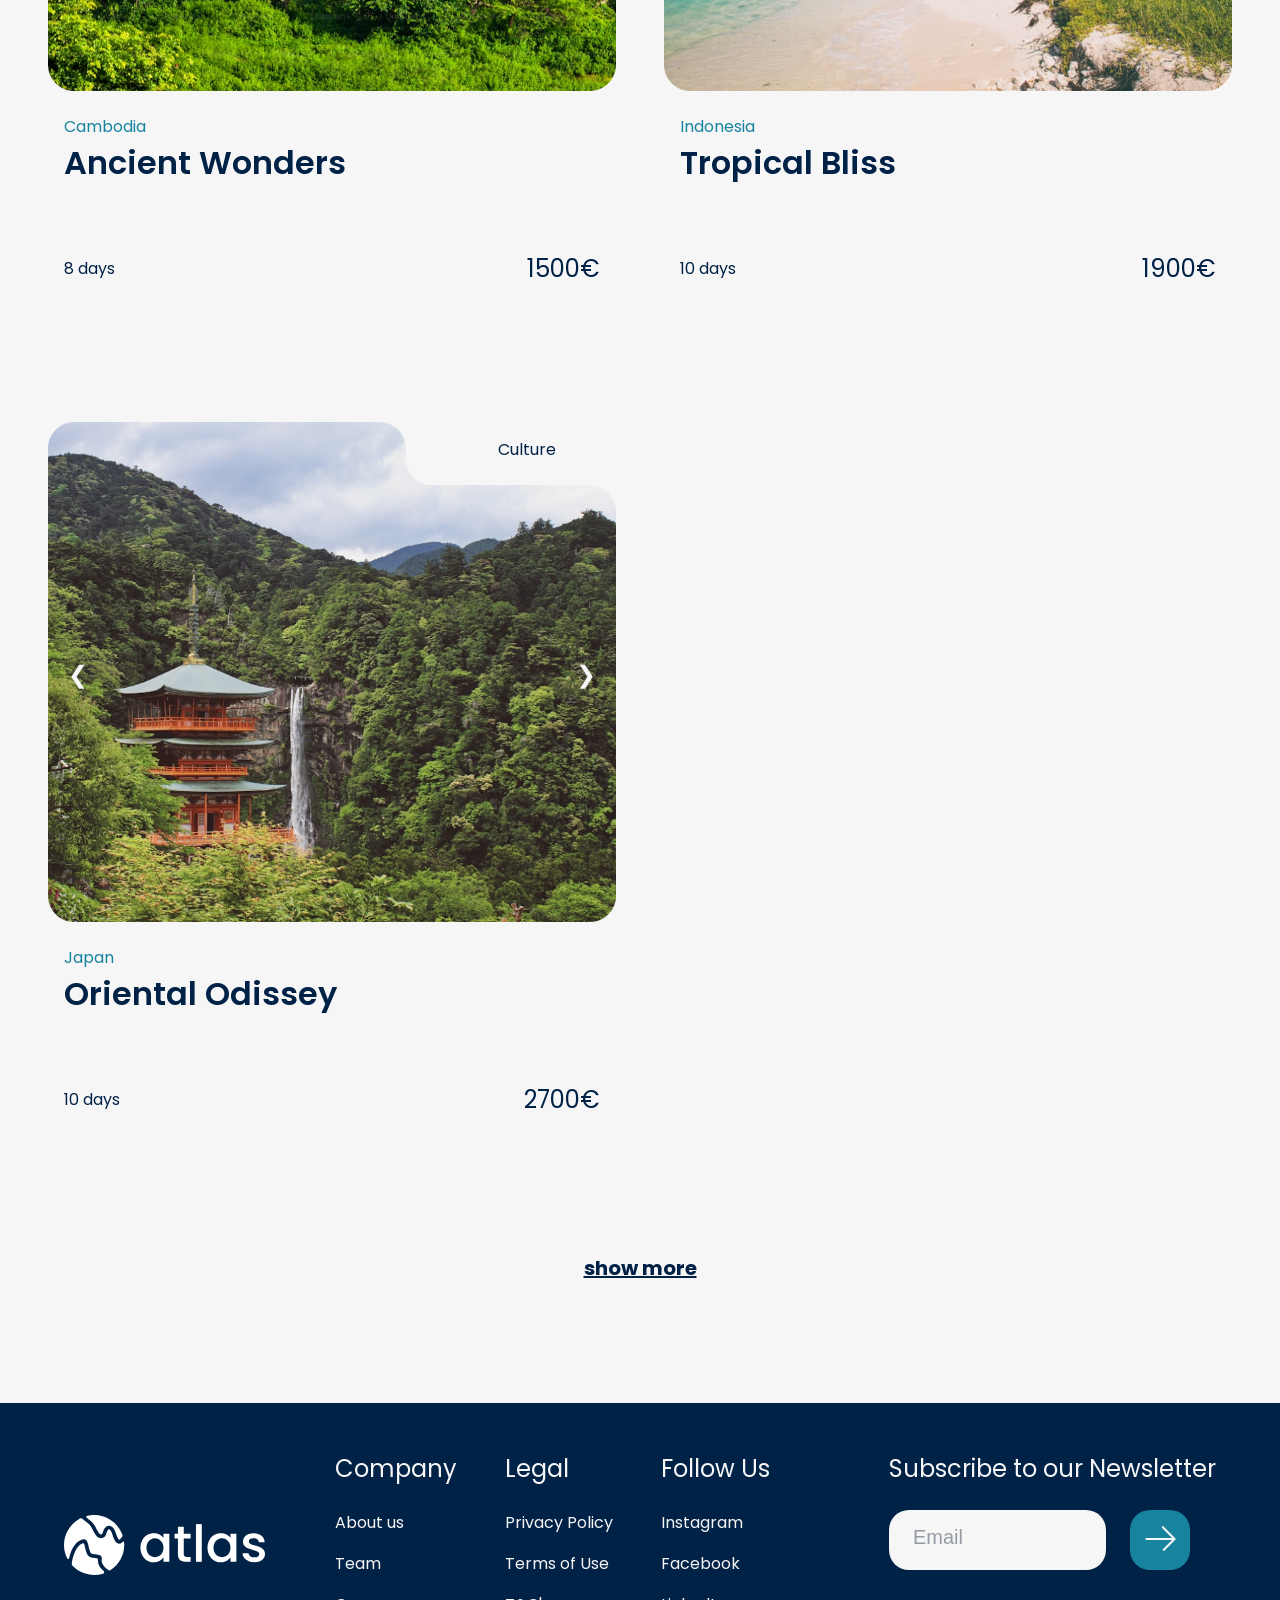
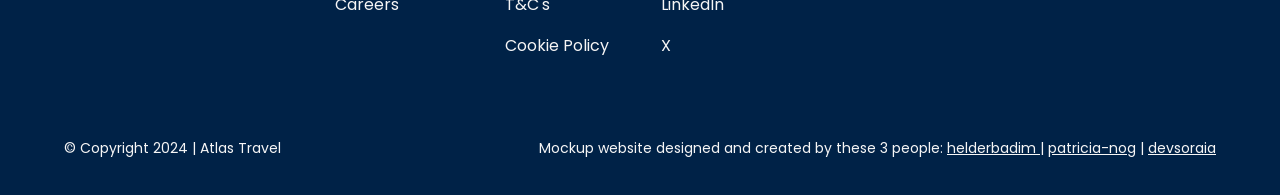
<file: destinations.html>
<!DOCTYPE html>
<html lang="en">

<head>
    <meta charset="UTF-8">
    <meta name="viewport" content="width=device-width, initial-scale=1.0">
    <title>atlas travel</title>

    <link rel="icon" type="image/x-icon" href="/Logo/logo_atlas_globo_default.svg">
    <link rel="stylesheet" href="styles.css">
    <link rel="preconnect" href="https://fonts.googleapis.com">
    <link rel="preconnect" href="https://fonts.gstatic.com" crossorigin>
    <link
        href="https://fonts.googleapis.com/css2?family=Barlow:ital,wght@0,100;0,200;0,300;0,400;0,500;0,600;0,700;0,800;0,900;1,100;1,200;1,300;1,400;1,500;1,600;1,700;1,800;1,900&family=Indie+Flower&family=Poppins:ital,wght@0,100;0,200;0,300;0,400;0,500;0,600;0,700;0,800;0,900;1,100;1,200;1,300;1,400;1,500;1,600;1,700;1,800;1,900&display=swap"
        rel="stylesheet">
</head>

<body>
    <main>
        <!-- NAV NAV NAV -->
        <nav>
            <a href="index.html">
                <div class="nav-container-left">
                    <img id="globe" class="rotating" src="Logo/logo_atlas_globo_default.svg" alt="brandLogo"
                        width="60px">
                    <img id="name" src="Logo/logo_atlas_default_textonly.svg" alt="">
                </div>
            </a>
            <ul class="nav-links">
                <li><a href="travelPacks.html">Travel Packs</a></li>
                <li><a href="destinations.html">Destinations</a></li>
                <li><a href="travelStories.html">Travel Stories</a></li>
            </ul>

            <div class="nav-container-right">
                <img id="navIcon" src="Icons/user.png" alt="">
            </div>
            <div class="hamburger">
                <img class="hamburger" src="Icons/burger_menu.png" alt="">
            </div>
        </nav>
        <div class="menu">
            <div class="header">
                <div class="nav-container-left">
                    <img id="globe" class="rotating" src="Logo/logo_atlas_globo_default.svg" alt="brandLogo"
                        width="60px">
                    <img id="name" src="Logo/logo_atlas_default_textonly.svg" alt="">
                </div>
                <img id="close-icon" src="Icons/close-x-svgrepo-com.svg" alt="">
            </div>
            <div class="separation"></div>
            <ul>
                <li><a class="menu-item" href="travelPacks.html">Travel Packs</a></li>
                <li><a class="menu-item" href="destinations.html">Destinations</a></li>
                <li><a class="menu-item" href="travelStories.html">Travel Stories</a></li>
                <li><a class="menu-item" href="">My Account</a></li>
            </ul>
        </div>
    </main>

    <!-- world map -->
    <main>
        <div class="map-container">

            <?xml version="1.0" encoding="UTF-8"?><svg xmlns="http://www.w3.org/2000/svg" viewBox="0 0 1796.7 855">
                <g id="oceania">
                    <polygon
                        points="1547.7 763.9 1544.4 764.8 1540.7 762.6 1537.7 762 1535.7 764.9 1535.1 770.5 1533.1 774.7 1532.6 780.1 1535.6 780.3 1536.4 780.6 1543 776.2 1543.6 778 1547.6 772.8 1550.9 770.7 1555.4 763.1 1552.6 762.7 1547.7 763.9"
                        style="fill:#c7dce2;" />
                    <polygon
                        points="1625.8 671.9 1626.8 668.2 1626.8 663 1624 657.8 1622.1 655.4 1619.2 651.5 1619.9 644.7 1618.3 645.6 1616.8 642.9 1614.2 644.3 1613.7 637.3 1611.4 633.3 1612.5 631.7 1609.3 628.9 1606.1 625.9 1600.7 622.5 1599.9 618.2 1601.1 614.9 1600.7 609.4 1599.4 608.6 1599.2 605.4 1599 599.9 1600.1 597 1597.8 594.5 1596.4 591.8 1592.4 594.2 1591.2 589.2 1591.8 586.9 1591.9 583.2 1590.3 580 1590.4 577.3 1589.1 576.5 1589.2 572.5 1587.9 569.3 1585.6 571.7 1585.2 573.6 1583.7 577.1 1581.9 580.5 1582.5 582.6 1581.2 583.9 1579.8 588.8 1579.9 592.4 1579.2 594.3 1579.4 597.4 1576.8 602.5 1575.5 606 1573.8 608.9 1572 612.3 1567.9 614.5 1563 612.4 1562.5 610.4 1559.9 608.7 1558.3 608.7 1555 604.9 1552.5 602.7 1548.5 600.7 1544.7 597.1 1544.5 595.3 1547 592.1 1549.2 588.9 1548.9 586.4 1550.8 586.2 1553.3 583.6 1555.3 580.1 1553.1 576.9 1551.6 578.2 1549.6 577.6 1546.1 579.5 1542.8 577.5 1541.1 578.1 1536.6 576.5 1533.9 573.9 1530.3 572.3 1527.2 573.2 1531.1 575.3 1530.8 578.6 1525.9 579.8 1523.2 579 1519.5 581.3 1516.6 585 1517.2 586.6 1514.5 588.3 1511 593.4 1511.7 596.9 1508.2 596.3 1504.7 596.3 1502.1 592.5 1498.4 589.5 1495.6 590.4 1493 591.3 1492.6 592.9 1490.3 592.2 1489.9 594 1487 595.1 1485.2 597.6 1481.7 600.8 1480.2 605.7 1478 604.3 1475.7 607.4 1477.2 610.4 1474.6 611.7 1473.2 606.1 1468.3 611.6 1467.6 615.1 1466.9 617.7 1463 620.9 1461 624.3 1457.5 627.2 1451.3 629.1 1448.2 628.9 1446.7 629.5 1445.6 630.9 1442.1 631.6 1437.3 634 1435.9 633.2 1433.3 633.7 1428.6 636.1 1425.4 638.8 1420.5 641 1417.4 645.4 1417.8 640.5 1414.7 645.1 1414.6 648.9 1413.3 652.1 1411.8 653.7 1410.5 657.4 1411.3 659.3 1411.4 661.3 1413 666.4 1412.4 669.7 1411.3 667.2 1409 665.3 1409.5 671.3 1407.7 668.5 1407.8 671.2 1409.7 676.3 1409 681.3 1410.7 683.9 1410.4 685.8 1411.3 690 1409.9 693.6 1409.7 697.3 1410.4 703.8 1409.7 707.6 1407.4 712.1 1406.8 714.4 1405.3 715.8 1402.4 716.7 1400.9 720.4 1403.3 721.6 1407.4 725.7 1410.9 725.7 1414.7 725.9 1418.1 723.9 1421.5 722.1 1423 722.4 1427.5 719 1431.3 718.7 1435.5 718 1439.7 719.1 1443.3 718.6 1448 718.4 1451 715.8 1453.3 712.4 1458.6 711 1465.6 707.7 1470.6 708.1 1477.5 705.9 1485.4 703.6 1495.3 703 1499.3 706.2 1503.1 706.3 1508.4 710.2 1506.8 711.7 1508.6 714.1 1510 718.8 1508.3 722.2 1511.3 724.8 1515.6 719.7 1519.9 717.5 1526.7 712.1 1525.1 716.8 1521.6 720 1519.1 723.7 1514.6 727.2 1519.9 726 1524.6 721.6 1523.7 726.3 1520.5 729.5 1525.2 730.2 1526.6 732.8 1526.2 736.1 1524.7 740.9 1526 744.9 1530.1 746.7 1532.9 747.2 1535.3 748.2 1538.9 749.9 1546.1 745.3 1549.6 744.1 1547 747.4 1549.6 748.5 1552.3 751.4 1557.1 748.6 1560.9 746.2 1567.2 743.5 1573.3 743.3 1577.6 741.1 1578.4 739 1581.5 734.6 1585.4 729.8 1589.1 726.6 1593.5 721.1 1596.8 717.9 1601.2 713 1606.7 709.8 1611.7 704 1614.8 699.4 1616.3 695.7 1620.1 690 1622.2 687 1624.7 681.3 1624 675.8 1625.8 671.9"
                        style="fill:#c7dce2;" />
                    <polygon
                        points="1661.9 542.8 1664.2 545.3 1665.8 544.6 1666.7 542.8 1664.2 540.6 1661.8 536.6 1660.2 535.1 1659.7 533.2 1658.9 533.8 1659.7 538.7 1661.9 542.8"
                        style="fill:#c7dce2;" />
                    <polygon
                        points="1631.1 541.4 1634.2 541.4 1637.2 539.9 1640.4 538.3 1641.4 536.5 1644.4 536 1646.5 532.1 1646.9 528.5 1645.8 527.5 1642.4 527.6 1642.8 531.4 1639.5 533.7 1637.7 535.9 1634.5 536.3 1634.2 532.9 1633.3 533.1 1632.3 536.2 1629.1 536.7 1624.1 535.7 1623.5 537.7 1626.6 539.5 1631.1 541.4"
                        style="fill:#c7dce2;" />
                    <polygon
                        points="1589.5 560.7 1594.1 558.5 1593.8 553.8 1597.5 551.6 1602.4 549.8 1609.5 552.6 1612 558.2 1614.8 561.8 1618.8 565.9 1624.4 566.8 1629.1 567.6 1630.3 569.2 1634.1 568.8 1635 566.9 1629.3 564.2 1631.1 563 1626.8 561.9 1627.4 559.1 1624.1 559.3 1621.1 552.5 1616.4 548.3 1615.5 544 1620.7 543.3 1619.6 539.9 1610.4 535.9 1609.8 532.1 1606.8 528.9 1603.1 525.6 1592.8 521.9 1583.2 517.5 1582.2 538.4 1580.6 559.4 1586.4 559.6 1589.5 560.7"
                        style="fill:#c7dce2;" />
                    <polygon
                        points="1645 523.1 1647.5 525.2 1648.6 527.6 1649.5 531.4 1651.3 529.7 1650.9 526.4 1648.8 524.3 1646.7 521.6 1644.4 520.1 1642.5 518.7 1639.5 516.9 1637.9 518.4 1641.9 520.3 1645 523.1"
                        style="fill:#c7dce2;" />
                    <polygon
                        points="1683.9 763.4 1684.7 760.7 1678.9 763.6 1675.4 767.2 1672.3 768.8 1666.3 773.5 1660.6 776.8 1653.6 780.1 1648 782.5 1643.7 783.7 1632.3 790 1625.8 794.6 1624.8 797 1629.9 797.4 1631.4 799.5 1636 799.6 1640 797.8 1646.3 795 1654.5 788.6 1659.2 784.5 1665.5 782.1 1669.5 782 1670.1 779 1674.8 776.4 1681.9 771.7 1686.1 768.8 1688.2 766.1 1688.7 763.4 1683.1 766 1683.9 763.4"
                        style="fill:#c7dce2;" />
                    <polygon
                        points="1720.4 744.5 1717.2 744 1714.3 741.9 1716.7 737.1 1715.4 735.3 1712.5 739.7 1712.9 732.9 1714.9 727.2 1711.7 725.6 1710.8 722 1708.6 722.5 1708.2 727.1 1708.9 732.7 1709.8 735.4 1709 736.5 1708.4 740.8 1705.9 744.9 1701.7 749.9 1696.4 752.1 1694.6 754.4 1698.4 756.9 1697.5 760.5 1690.6 765.7 1692.1 766.6 1691.6 768.3 1697.6 765.7 1703.5 761.4 1708.1 757.9 1709.7 756.8 1711.2 754 1714 752.1 1717.9 752.2 1722.1 748.5 1727.3 742.8 1725.1 742.1 1720.4 744.5"
                        style="fill:#c7dce2;" />
                    <polygon
                        points="1712.7 646 1712.9 645.9 1712.7 645.6 1712.4 645.5 1712.3 645.7 1712.1 646.2 1712.5 646.4 1712.7 646"
                        style="fill:#c7dce2;" />
                    <polygon
                        points="1716.6 639.1 1716.5 639.3 1716.8 639.6 1716.8 639.7 1717.2 639.9 1717.7 639.6 1717.8 639.2 1718 639 1718.1 638.4 1717.7 638.6 1717.4 638.6 1717.2 638.2 1717.3 638.1 1716.9 638.2 1716.5 638.1 1716.4 638.1 1716.5 638.5 1716.4 638.9 1716.6 639.1"
                        style="fill:#c7dce2;" />
                    <polygon
                        points="1712.9 635.6 1713.2 636.1 1713.8 636.2 1713.9 636.4 1714.1 636.7 1714.4 636.8 1714.6 636.6 1714.8 636.1 1715 636.1 1714.7 635.7 1714.8 635.5 1714.7 635.3 1714.5 635.2 1714.2 635 1714.4 634.7 1714.4 634.3 1714.6 633.8 1714.2 633.5 1713.8 633.8 1713.6 633.7 1713.3 633.8 1713.1 634.2 1713.5 634.1 1713.9 634.3 1713.8 634.6 1713.4 634.9 1713.1 635.1 1712.8 635.1 1712.9 635.4 1712.9 635.6"
                        style="fill:#c7dce2;" />
                    <polygon
                        points="1710.6 633.6 1711.1 633.1 1710.8 633.1 1710.9 632.8 1711.2 632.2 1710.8 632.7 1710.6 633.2 1710.3 633.6 1710.4 633.8 1710.6 633.6"
                        style="fill:#c7dce2;" />
                    <polygon points="1711.4 631.8 1711 631.8 1711.2 632.2 1711.5 632.2 1711.4 631.8"
                        style="fill:#c7dce2;" />
                    <polygon
                        points="1698.6 631 1698.3 631.1 1698 630.8 1697.5 629.9 1697.3 629.8 1697.1 629.9 1697.4 630.2 1696.9 630.9 1697.1 631.2 1697.7 631.2 1697.8 631.4 1697.7 631.7 1697.4 631.7 1697.6 632 1697.6 632.6 1698.1 632.9 1698.1 633.4 1698.3 633.7 1698.5 633.9 1698.2 634.1 1698.6 634.7 1698.9 634.9 1699.6 635.3 1699.5 635.5 1699.7 636.1 1700 636.1 1700.2 636.4 1700.2 636.8 1700.5 637.5 1700.8 637.6 1701.1 637.9 1700.9 638.1 1701.4 638.2 1701.6 638.7 1702 639 1702.1 639.4 1702.7 639.7 1703 639.5 1703 639.8 1703.1 640 1703.9 640.5 1704.3 640.4 1704.5 640.9 1704.5 641.2 1704.8 641.2 1705 641.3 1705.1 641.5 1705.4 641.7 1705.8 641.7 1706.1 641.7 1706 642.5 1706.4 643 1706.6 643 1707.5 643.9 1707.7 643.6 1707.9 643.6 1708 643.8 1708.4 643.8 1709 644.6 1709.3 644.3 1709.6 644.2 1709.7 644.5 1710.4 644.1 1710.6 643.5 1710.5 643.4 1710.4 643 1710.4 642.6 1710.1 642.3 1709.6 642.2 1709.2 641.6 1709.1 641.7 1708.7 641.3 1708.4 640.7 1708.4 640.5 1708.1 640.2 1707.8 640.1 1707.8 639.9 1707.2 639.5 1706.8 639 1706.5 639 1706.6 638.7 1706.1 638.3 1705.8 638.1 1705.5 638.1 1705.1 637.6 1704.4 637.4 1704.5 637 1704.1 636.5 1704 636.5 1703.6 636 1703.5 635.8 1703.8 635.3 1703.4 635.2 1703.1 634.8 1703.1 634.4 1703 634.1 1702.1 633.9 1701.8 633.6 1701.6 633.6 1701.5 633.4 1701.1 633 1701 632.7 1700.7 632.3 1700 631.7 1699.7 631.2 1698.8 630.7 1698.6 631"
                        style="fill:#c7dce2;" />
                    <polygon points="1698.2 629.6 1698.1 630 1698.4 630.1 1698.2 629.6" style="fill:#c7dce2;" />
                    <polygon points="1695.9 627.9 1696.1 627.7 1696 627.3 1695.8 627.5 1695.9 627.9"
                        style="fill:#c7dce2;" />
                    <polygon points="1689.4 559.6 1689.7 559.8 1690 559.5 1689.5 559 1689.4 559.5 1689.4 559.6"
                        style="fill:#c7dce2;" />
                    <polygon
                        points="1688.5 559.2 1688.8 559.1 1689.2 559.4 1689.3 559.4 1689.5 559 1689.2 558.7 1688.7 558.6 1688.5 558.8 1688.2 558.9 1688.3 559.1 1688.5 559.2"
                        style="fill:#c7dce2;" />
                    <polygon points="1682.3 559 1682.6 559.4 1683 559.2 1683.2 558.8 1683 558.7 1682.9 558.5 1682.3 559"
                        style="fill:#c7dce2;" />
                    <polygon points="1674.2 556.6 1673.7 556.9 1674.5 557.3 1674.6 557 1674.4 556.7 1674.2 556.6"
                        style="fill:#c7dce2;" />
                    <polygon
                        points="1677.8 557.5 1678 557.4 1677.9 557.2 1677.9 556.7 1677.6 557 1677.5 557.3 1677.8 557.5"
                        style="fill:#c7dce2;" />
                    <polygon
                        points="1676 556.6 1676.4 557 1676.7 557.1 1676.9 557 1677.3 556.6 1677.3 556.3 1677.1 556.1 1677.5 555.8 1677.5 555.6 1677.1 555.6 1676.9 555.7 1676.9 555.4 1676.6 555.5 1676.4 555.9 1676.1 556 1676 556.6"
                        style="fill:#c7dce2;" />
                    <polygon
                        points="1673.3 555.8 1673.5 555.4 1673.5 555 1673.2 554.8 1672.8 555.1 1672.7 555.4 1672.3 555.6 1672.3 555.8 1672.7 556.2 1672.8 556.5 1672.8 556.7 1673.3 556.9 1672.9 556.4 1673.1 555.9 1673.3 555.8"
                        style="fill:#c7dce2;" />
                    <polygon
                        points="1686 554.6 1685.7 554.7 1685.5 555.1 1686.1 555.6 1686.3 555.7 1686.4 555.5 1686.2 555.3 1686.1 555.1 1686.2 554.8 1686 554.6"
                        style="fill:#c7dce2;" />
                    <polygon
                        points="1692.1 555.4 1692.2 555.7 1691.8 556.1 1691.9 556.5 1691.9 557 1692.1 557.7 1692.3 558.7 1692.6 559.6 1693 559.9 1693.5 560.5 1693.8 560.8 1694.2 561.1 1694.5 561.5 1694.5 561.8 1694.8 562.3 1695.1 562.6 1695.2 562.5 1695.2 561.9 1695 561.4 1694.9 560.9 1694.6 560.6 1694.8 560.4 1694.7 559.9 1694.8 559.8 1694.5 559.5 1694.7 559.3 1694.5 559.1 1694.4 558.8 1694.3 558.3 1693.8 557.9 1693.6 557.6 1693.4 557.6 1693.3 557.4 1693.3 557.1 1693.3 556.6 1693.7 556.4 1693.7 556.1 1693.1 555.3 1692.7 554.5 1692.5 554.2 1692.2 554.5 1692 554.4 1691.6 554.3 1691.5 554.4 1691.6 554.7 1692.1 555.4"
                        style="fill:#c7dce2;" />
                    <polygon points="1672 554.2 1671.9 553.5 1671.5 553.5 1671.8 553.8 1672 554.2"
                        style="fill:#c7dce2;" />
                    <polygon
                        points="1672.3 553.9 1672.5 553.9 1672.4 553.4 1672.3 553.3 1671.9 553.2 1672.1 553.5 1672.3 553.9"
                        style="fill:#c7dce2;" />
                    <polygon
                        points="1674.9 553.7 1675 553.4 1674.8 553.3 1674.9 552.6 1674.7 552.2 1674.3 551.9 1674 552.1 1673.6 552.4 1673.2 553 1673.2 553.4 1672.8 553.4 1672.6 553.6 1672.6 554.2 1673 554.4 1673.3 554 1673.7 554 1673.9 553.9 1674.4 553.8 1674.5 554 1674.8 554.8 1674.4 554.7 1674.5 555 1674.6 555.2 1675 555.5 1675.3 555.5 1675.5 555.7 1676.1 555.9 1676.1 555.6 1676.3 555.4 1676.2 554.9 1676 554.6 1676 554.4 1675.6 553.7 1675.1 553.7 1674.9 553.7"
                        style="fill:#c7dce2;" />
                    <polygon
                        points="1669.1 553.4 1669.2 553.1 1669.2 552.4 1669.1 552 1668.9 551.9 1668.9 552.3 1668.8 552.6 1669 553.4 1669.1 553.4"
                        style="fill:#c7dce2;" />
                    <polygon
                        points="1672.2 553.1 1672.5 552.9 1672.6 552.5 1672.6 551.9 1672.3 551.4 1672.1 551.2 1671.6 551.4 1671.3 551.8 1671.2 552.1 1671.3 552.4 1671.4 552.7 1671.7 553 1672.1 553 1672.2 553.1"
                        style="fill:#c7dce2;" />
                    <polygon
                        points="1669.2 550.6 1669.4 551 1669.4 551.4 1669.6 551.4 1669.6 551.8 1669.9 551.7 1669.9 551.4 1670.5 550.7 1670.6 550.4 1669.9 550 1669.9 549.9 1669.5 549.4 1669.3 549.4 1669.1 549.6 1668.9 549.8 1668.8 550.1 1668.9 550.4 1669.2 550.6"
                        style="fill:#c7dce2;" />
                    <polygon
                        points="1679.5 549.4 1679.3 549.6 1679.4 549.9 1679.9 549.8 1680.1 549.7 1679.8 549.5 1679.5 549.4"
                        style="fill:#c7dce2;" />
                    <polygon
                        points="1680.6 550.1 1680.6 550.5 1680.7 550.7 1681.1 551 1681.3 551.4 1681.5 551.6 1681.9 551.8 1681.9 552 1682.4 552.3 1683.2 552.9 1683.4 552.9 1683.9 553.4 1684.5 553.6 1684.6 553.9 1685.2 554 1685.7 554.4 1686.1 554.5 1686.8 555.3 1687.1 555.7 1687.4 555.8 1687.3 555.2 1687 554.7 1687.3 554.3 1686.3 553.3 1685.9 553 1685.6 552.7 1685.2 552.4 1685.1 552.1 1684.8 552 1684.5 552.1 1684.4 551.9 1684 551.7 1683.9 551.6 1683.6 551.7 1683.3 551.6 1683.3 551.3 1682.8 551.2 1682.8 550.9 1682.5 550.6 1682.2 550.5 1681.9 550 1681.7 549.8 1681.4 549.7 1680.9 549.4 1680.7 549.5 1680 549.2 1680 549.5 1680.2 549.6 1680.6 550.1"
                        style="fill:#c7dce2;" />
                    <polygon
                        points="1679.8 549.4 1679.9 549.2 1679.6 549 1679.4 549.1 1679.2 548.9 1679.5 549.3 1679.8 549.4"
                        style="fill:#c7dce2;" />
                    <polygon points="1674.7 548.4 1675 548.5 1675.2 548.3 1674.7 548.3 1674.7 548.4"
                        style="fill:#c7dce2;" />
                    <polygon points="1679 548.3 1678.7 548.6 1678.8 548.8 1679 548.3" style="fill:#c7dce2;" />
                    <polygon points="1676.3 548.7 1676.2 548.3 1675.9 548.2 1675.6 548.6 1675.8 548.8 1676.3 548.7"
                        style="fill:#c7dce2;" />
                    <polygon points="1663.5 548.2 1663.8 548.3 1664 548.1 1663.8 547.8 1663.4 548.1 1663.5 548.2"
                        style="fill:#c7dce2;" />
                    <polygon
                        points="1664.8 545.7 1664.5 546.3 1664.8 546.6 1665.5 546.4 1665.6 546.1 1665.3 545.9 1665 545.6 1664.8 545.7"
                        style="fill:#c7dce2;" />
                    <polygon points="1667 545 1666.8 545.1 1666.8 545.3 1667 545.5 1667 545" style="fill:#c7dce2;" />
                    <polygon
                        points="1670.3 545.1 1670.9 546.1 1671.5 547.1 1672.2 547.5 1672.5 547.9 1673 547.9 1673.8 548.3 1674.3 548.5 1674.5 548.2 1674.8 548.1 1674.8 547.8 1674.7 547.7 1674.3 547.8 1673.6 547.5 1673.5 547.1 1673.3 547.1 1673 546.8 1672.8 546.6 1672.7 546 1672.7 545.6 1672.3 545.1 1671.5 544.7 1671.2 544.4 1670.9 544.3 1670.6 544.1 1670.2 543.6 1669.9 543.5 1669.7 543.3 1669.4 543.2 1669.1 543.4 1669.1 543.6 1669.1 544.1 1669.8 544.8 1670.3 545.1"
                        style="fill:#c7dce2;" />
                    <polygon
                        points="1729.2 630.2 1729 630.6 1729.5 630.8 1729.8 630.7 1729.9 630.5 1729.7 630.1 1729.2 630.2"
                        style="fill:#c7dce2;" />
                    <polygon
                        points="1728.1 625.2 1728.3 624.9 1727.9 624.9 1727.6 625 1727.5 625.4 1727.3 625.6 1727.3 626 1727.4 626.4 1727.8 626.9 1728.1 627 1728.3 627 1728.5 626.5 1728.8 626.2 1728.1 625.7 1728.1 625.2"
                        style="fill:#c7dce2;" />
                    <polygon
                        points="1728.3 621.7 1728.2 621.4 1728.7 621.3 1728.6 621.1 1728.3 621.1 1728.2 620.9 1728.3 620.5 1728.1 620.4 1727.6 620.4 1727.3 620.8 1727.1 621.3 1727.1 621.6 1727 622 1727.3 622.2 1727.5 622.4 1727.9 622.4 1728.3 622.7 1728.7 622.6 1728.8 622.2 1728.7 621.9 1728.3 621.7"
                        style="fill:#c7dce2;" />
                    <polygon
                        points="1726 613.5 1725.9 613.4 1725.3 613.5 1725.1 613.4 1724.7 613.9 1724.3 614.2 1724.1 614.6 1724.2 614.7 1724.6 614.4 1724.9 614.5 1725 615 1725.3 615.3 1726.1 615.1 1726.5 614.5 1726.4 614.4 1726.2 614.1 1726 613.5"
                        style="fill:#c7dce2;" />
                    <polygon points="1727.6 609.6 1727.8 609.3 1727.5 609.3 1727.6 609.6" style="fill:#c7dce2;" />
                    <polygon
                        points="1726.8 608.7 1727.1 609 1727.2 608.9 1727.2 608.5 1726.7 608.5 1726.5 608 1726.1 607.9 1726.1 607.7 1726 607.2 1725.8 607.3 1725.6 607.6 1725.4 608.1 1725.5 608.5 1725.6 608.7 1725.9 608.8 1726.5 608.6 1726.8 608.7"
                        style="fill:#c7dce2;" />
                    <polygon points="1726.9 606.7 1726.7 606.7 1726.8 607 1726.9 607 1726.9 606.7"
                        style="fill:#c7dce2;" />
                    <polygon
                        points="1726.6 604.1 1726.4 604.1 1726.3 604.4 1725.9 604.7 1725.5 604.8 1725 605 1724.9 605.2 1725.4 605.6 1725.8 605.7 1726 605.9 1726.3 605.8 1726.9 605.8 1727.1 605.6 1727.2 605.4 1726.7 605 1726.7 604.4 1726.6 604.1"
                        style="fill:#c7dce2;" />
                    <polygon
                        points="1722.1 603.2 1722.2 603 1721.6 602.7 1721.3 602.8 1721.2 603.1 1721.2 603.5 1720.9 603.8 1720.9 604.1 1721 604.4 1721.2 604.6 1721.8 604.3 1722 604.8 1721.9 605.3 1721.8 605.9 1721.9 606.5 1721.9 607.2 1722.2 607.3 1722.6 607.1 1722.6 606.9 1722.8 606.8 1723.2 606.8 1723.5 606.9 1723.5 607.1 1723.9 606.7 1724.2 606.5 1724 606.2 1724 605.8 1723.9 605.7 1723.2 605 1722.6 604.6 1722.4 604.3 1722.2 603.9 1722.3 603.7 1722.1 603.2"
                        style="fill:#c7dce2;" />
                    <polygon
                        points="1721.8 601.9 1721.8 601.6 1721.9 601.2 1721.4 601.1 1721.2 601.2 1721 601.5 1721 601.6 1721.5 601.9 1721.8 601.9"
                        style="fill:#c7dce2;" />
                    <polygon points="1721.9 601 1721.8 600.7 1721.7 600.6 1721.3 600.9 1721.4 601 1721.9 601"
                        style="fill:#c7dce2;" />
                    <polygon
                        points="1727 603.5 1727.3 603.2 1727.4 602.6 1727.4 601.6 1727.4 601 1727.5 600.7 1727.3 600.1 1727.2 600.6 1726.9 601.4 1726.8 601.9 1726.9 602.2 1726.8 603.4 1727 603.5"
                        style="fill:#c7dce2;" />
                    <polygon
                        points="1725.6 599.2 1724.7 599.9 1724.7 600.1 1725 600.2 1725.7 600.2 1726.1 599.8 1726.3 599.5 1726.6 599.1 1726.6 598.9 1726.1 599 1725.6 599.2"
                        style="fill:#c7dce2;" />
                    <polygon
                        points="1727.6 599.5 1727.8 599 1727.9 598.5 1727.8 598.2 1727.9 596.9 1727.7 596.8 1727.6 598 1727.6 598.1 1727.4 599.4 1727.3 599.7 1727.6 599.7 1727.6 599.5"
                        style="fill:#c7dce2;" />
                    <polygon
                        points="1719.4 600.7 1719.5 601.3 1719.7 601.3 1719.8 601.1 1720.4 600.8 1721.3 600.9 1721.8 600.5 1722.1 600.5 1722.2 600.3 1722 599.8 1722 599.3 1722.2 599.1 1721.9 598.7 1722.1 598.6 1722.1 598.1 1721.8 598 1721.8 597.1 1721.9 596.7 1721.6 596.6 1721.3 596.8 1721.3 597 1721.1 597.8 1720.8 598.1 1720.2 598.2 1720.2 598.1 1720.3 597.3 1720.2 596 1720 595.7 1719.8 595.3 1719.7 594.8 1719.4 594.9 1719.4 595.1 1719.2 595.4 1719.2 595.7 1719 596 1719 596.5 1719.1 596.8 1719.1 598.2 1719.2 598.4 1719.2 598.8 1718.8 599.6 1719.2 600.6 1719.4 600.7"
                        style="fill:#c7dce2;" />
                    <polygon
                        points="1725.8 592.3 1725.9 591.9 1725.5 591.6 1725 591.7 1724.8 592 1724.7 592.4 1724.7 592.8 1725.3 592.8 1725.5 592.6 1725.8 592.3"
                        style="fill:#c7dce2;" />
                    <polygon
                        points="1725.4 590 1725.4 590.3 1725.6 590.2 1725.6 590 1725.8 589.9 1726.1 589.7 1726 589.5 1726 589.4 1725.9 589 1725.8 588.8 1725.4 589 1725.2 589.1 1725.1 589.5 1725.2 589.8 1725.4 590"
                        style="fill:#c7dce2;" />
                    <polygon points="1721 585.4 1721.1 585.5 1721.3 585.1 1721.1 584.9 1721 585.4"
                        style="fill:#c7dce2;" />
                    <polygon points="1786.5 624 1786.8 623.9 1786.6 623.6 1786.5 624" style="fill:#c7dce2;" />
                    <polygon
                        points="1779.3 622.3 1779.1 622.3 1778.6 622.6 1778.1 622.7 1777.9 623 1777.6 623.3 1777.2 623.2 1777 623.4 1776.8 623.5 1776.5 623.6 1776.9 623.8 1777 623.7 1777.4 623.8 1777.5 623.6 1777.9 623.7 1777.8 623.4 1778 623.1 1778.3 623.1 1778.8 622.8 1779.3 623.1 1779.8 622.9 1779.8 622.6 1779.5 622.5 1779.3 622.3"
                        style="fill:#c7dce2;" />
                    <polygon points="1779.8 622.2 1780 622.3 1780.2 622.2 1780 622 1779.8 622.2"
                        style="fill:#c7dce2;" />
                    <polygon
                        points="1785.9 616 1785.7 616.1 1785.6 616.6 1785.8 616.6 1785.9 617 1786 617.2 1786.2 616.6 1786.1 616.1 1785.9 616"
                        style="fill:#c7dce2;" />
                    <polygon
                        points="1783.3 614.3 1783.4 614.7 1783.5 614.7 1783.7 614.6 1783.9 614.4 1783.9 614 1783.5 614.1 1783.3 614.3"
                        style="fill:#c7dce2;" />
                    <polygon
                        points="1782.5 613.9 1782.3 613.9 1782.2 613.6 1781.9 613.5 1781.6 613.1 1781.5 612.8 1781.2 612.6 1781.3 612.2 1780.9 611.9 1780.6 612.2 1780 612.3 1779.5 612.5 1779.2 612.6 1778.6 612.4 1777.7 612.8 1777.5 612.8 1776.9 613.3 1776.8 613.2 1776.4 613.7 1775.8 614.1 1776 614.3 1775.9 614.7 1775.6 614.8 1775.5 615.3 1775.2 615.4 1774.9 615.4 1774.6 616.1 1774.8 617.1 1775.3 617.3 1775.5 617.4 1776.1 617.5 1776.4 617.6 1777.3 617.9 1777.6 618.1 1778.2 618 1778.5 618.1 1778.9 617.9 1779.2 618 1780 617.3 1780.8 617 1781.1 617.3 1781.2 617.1 1781.5 617 1781.6 617.2 1782.2 617 1782.5 616.7 1782.4 616.2 1782.2 616.2 1782.2 615.7 1782.5 615.5 1782.4 615 1782.3 614.8 1782.6 614.3 1782.5 613.9"
                        style="fill:#c7dce2;" />
                    <polygon points="1787.4 612.5 1787.6 612.4 1787.9 612 1788 611.6 1787.6 611.6 1787.4 612.5"
                        style="fill:#c7dce2;" />
                    <polygon points="1776.2 610.4 1775.9 610.3 1775.5 610.7 1775.5 611 1776 610.7 1776.2 610.4"
                        style="fill:#c7dce2;" />
                    <polygon
                        points="1791 609.6 1790.9 609.8 1791.1 610 1791.5 609.7 1791.8 608.6 1791.5 609.1 1791 609.6"
                        style="fill:#c7dce2;" />
                    <polygon
                        points="1792.2 604.7 1791.9 605 1791.7 604.9 1791.5 605 1791.4 604.7 1790.4 605.2 1790.2 605.1 1790.1 605.3 1789.7 605.2 1789.5 605.6 1789.3 605.6 1789.1 606 1788.6 606.2 1788.2 606.1 1787.9 606.2 1787 606.5 1786.2 606.6 1786.2 606.8 1785.9 607.1 1785.7 607.1 1785.4 607.4 1785.2 607.4 1784.6 607.8 1784.1 607.5 1783.8 607.6 1783.9 608.1 1783.8 608.1 1783.4 608.4 1783.4 608.8 1784 608.6 1784.1 608.7 1784 608.9 1784.2 609.3 1784.2 609.7 1784.2 610 1784.5 610 1784.8 609.8 1785 609.3 1785.4 609.1 1785.8 609.2 1785.8 609.4 1786.1 609.5 1786.3 609.2 1786.4 608.8 1786.6 608.7 1786.9 608.6 1786.9 608.4 1787.3 608.2 1787.9 608 1788.3 608.2 1787.8 608.7 1788.8 608.7 1789.5 608.6 1789.9 608.3 1790.4 608.2 1790.8 608.2 1791.1 608.5 1791.4 608.2 1791.3 607.6 1791.5 607.5 1792 606.8 1792 606.5 1791.4 606.8 1791.1 607.1 1790.5 607.4 1790.3 607.7 1790 608 1789.9 608.1 1789.3 608.4 1789 608.3 1789.1 608.1 1789.3 607.8 1789.7 607.6 1789.9 607 1790.6 606.6 1790.9 606.5 1791.7 605.4 1792.1 605 1792.3 605 1792.8 604.6 1792.7 604.5 1792.2 604.7"
                        style="fill:#c7dce2;" />
                    <polygon points="1730.5 504.3 1730.7 504.3 1730.7 504.3 1730.7 504 1730.4 504 1730.5 504.3"
                        style="fill:#c7dce2;" />
                    <polygon
                        points="1725 576 1725 575.8 1724.7 575.8 1724.8 575.4 1724.5 575.2 1724.1 575.2 1723.9 575.5 1724.2 576 1725 576"
                        style="fill:#c7dce2;" />
                    <polygon
                        points="1687.4 575.4 1686.4 574.6 1686.2 574.6 1685.9 574.4 1685.6 574.8 1685.8 575.2 1686.7 575.6 1686.9 575.6 1687 575.5 1687.3 575.6 1687.3 575.9 1687.7 576 1687.8 576.4 1688 576.6 1688.1 576.6 1688.3 576.9 1688.5 576.7 1688.7 576.7 1688.8 576.4 1687.9 575.7 1687.4 575.4"
                        style="fill:#c7dce2;" />
                    <polygon points="1723.1 573.1 1722.9 572.8 1722.6 573 1722.6 573.2 1722.9 573.4 1723.1 573.1"
                        style="fill:#c7dce2;" />
                    <polygon
                        points="1719.4 570.3 1719.5 570.6 1719.9 570 1720.3 569.9 1720.6 569.9 1721.1 569.7 1721.2 569.3 1720.9 569.3 1720.8 569.2 1720.4 569.3 1719.7 569.2 1719.4 569.6 1719.4 569.8 1718.9 569.9 1718.9 570.2 1719.1 570.4 1719.4 570.3"
                        style="fill:#c7dce2;" />
                    <polygon
                        points="1695.9 567.1 1695.4 566.6 1694.8 566.3 1694.5 566.4 1694.3 566.4 1694.2 566.7 1694.1 567 1694.2 567.2 1694.5 567.1 1695.1 567.3 1695.3 567.4 1695.3 567.8 1695.4 568.2 1695.2 568.6 1695.6 568.8 1695.8 569.1 1696.1 569.2 1696.4 569.4 1696.6 569.7 1697 569.8 1697.6 570 1697.8 570 1698.3 570.3 1698.6 570.4 1698.9 570.2 1699.3 570.4 1699.2 570.1 1699.4 569.9 1699.4 569.4 1699.1 569.1 1698.9 568.3 1698.7 568 1698.4 568.1 1698 568.1 1697.8 567.9 1697.4 567.8 1697.1 567.9 1696.8 567.6 1696.6 567.6 1696.4 567.4 1696.2 567.4 1695.9 567.1"
                        style="fill:#c7dce2;" />
                    <polygon points="1698.4 563.2 1698.5 563 1698.2 563.2 1698.2 563.7 1698.4 563.9 1698.4 563.2"
                        style="fill:#c7dce2;" />
                    <polygon
                        points="1695.5 563.3 1695.6 563 1696 563.7 1696.2 563.4 1696.1 562.9 1696.1 562.5 1695.9 562.1 1695.6 561.2 1695.4 561.3 1695.4 561.6 1695.3 561.8 1695.2 562.8 1695.5 563.3"
                        style="fill:#c7dce2;" />
                    <polygon
                        points="1691 564.5 1691.7 564.3 1691.8 564.2 1691.8 563.6 1691.7 563.3 1691.3 563.1 1691.1 563.1 1691.1 562.5 1690.7 562.1 1690.5 562 1690.3 562 1690.1 561.7 1689.8 561.6 1689.6 561.3 1688.8 561.3 1688.3 561.3 1688.2 561.4 1687.8 561.3 1687.5 561.4 1687.2 561.4 1686.9 561.2 1686.8 560.9 1686.4 560.4 1686 560.2 1685.4 560.5 1685.3 560.8 1685.3 561.5 1685.4 561.7 1685.2 561.9 1685.4 562.3 1685.7 563.1 1686 563.3 1686.3 563.7 1686.6 563.6 1686.9 563.8 1687.4 563.9 1687.9 563.9 1688.4 563.8 1689 563.8 1689.5 564.1 1689.6 564.3 1690 564.3 1690.4 564.5 1690.8 564.6 1691 564.5"
                        style="fill:#c7dce2;" />
                    <polygon points="1796.6 555.4 1796.6 555.6 1796.7 555.5 1796.7 555.4 1796.6 555.4"
                        style="fill:#c7dce2;" />
                </g>
                <g id="south-asia">
                    <polygon points="1232 307.5 1238.4 311.7 1232 307.5 1227.2 305.5 1227.2 305.5 1232 307.5"
                        style="fill:#c7dce2;" />
                    <rect x="1125.15" y="312.1" width="5.39" height="0"
                        transform="translate(-38.31 214.52) rotate(-10.68)" style="fill:#c7dce2;" />
                    <polygon points="1253.7 319.8 1248.7 316.9 1244.2 315.7 1248.7 316.9 1253.7 319.8"
                        style="fill:#c7dce2;" />
                    <rect x="1209.35" y="289.75" width="0" height="4.2"
                        transform="translate(664.99 1410.5) rotate(-77.62)" style="fill:#c7dce2;" />
                    <polygon points="1271.3 325.6 1273.9 320.8 1276.5 319.2 1273.9 320.8 1271.3 325.6 1271.3 325.6"
                        style="fill:#c7dce2;" />
                    <polygon
                        points="1300 312.9 1304.9 314.4 1308.1 311.7 1304.9 314.4 1300 312.9 1294.6 316.9 1290.7 321.7 1294.6 316.9 1300 312.9"
                        style="fill:#c7dce2;" />
                    <polygon
                        points="1155.1 297.2 1151.1 298.1 1150.9 299.8 1146.8 299.8 1144.5 303.5 1145.3 308.9 1138.7 311.6 1138.7 311.6 1145.3 308.9 1144.5 303.5 1146.8 299.8 1150.9 299.8 1151.1 298.1 1155.1 297.2 1155.1 297.2"
                        style="fill:#c7dce2;" />
                    <polygon
                        points="1182.6 286.1 1179.3 280.5 1181.3 277.7 1181.3 277.7 1179.3 280.5 1182.6 286.1 1185.5 290.5 1190.6 293.6 1186.8 297.3 1187.8 301.9 1183.9 308.4 1181.7 314.9 1177.2 321.6 1177.2 321.6 1181.7 314.9 1183.9 308.4 1187.8 301.9 1186.8 297.3 1190.6 293.6 1185.5 290.5 1182.6 286.1"
                        style="fill:#c7dce2;" />
                    <polygon
                        points="1171.2 335.7 1169.8 330.7 1165.8 327.9 1170.7 321.1 1170.7 321.1 1165.8 327.9 1169.8 330.7 1171.2 335.7 1174.7 338.9 1176.5 344.4 1176.5 344.4 1174.7 338.9 1171.2 335.7"
                        style="fill:#c7dce2;" />
                    <polygon points="1134.8 311 1133.9 312.4 1133.9 312.4 1134.8 311 1135.1 311.05 1134.8 311"
                        style="fill:#c7dce2;" />
                    <rect x="1194.1" y="275.6" width="6.6" height="0"
                        transform="translate(282.92 1096.24) rotate(-54.87)" style="fill:#c7dce2;" />
                    <polygon
                        points="1159.3 282.4 1162.4 286.6 1159.3 288.3 1157.9 292.1 1159 296 1157.2 297.8 1157.2 297.8 1159 296 1157.9 292.1 1159.3 288.3 1162.4 286.6 1159.3 282.4 1159.3 282.4"
                        style="fill:#c7dce2;" />
                    <rect x="1327.42" y="349.25" width="6.37" height="0"
                        transform="translate(423.16 1383.19) rotate(-63.43)" style="fill:#c7dce2;" />
                    <rect x="1378.78" y="409.5" width="4.83" height="0"
                        transform="translate(397.24 1461.75) rotate(-63.43)" style="fill:#c7dce2;" />
                    <rect x="1455.25" y="223.66" width="0" height="6.68"
                        transform="translate(441.28 1295.24) rotate(-55.36)" style="fill:#c7dce2;" />
                    <polygon
                        points="1333.37 352.75 1335.5 353.5 1334.7 358.8 1339.2 361.2 1341.8 362.4 1341.8 362.4 1339.2 361.2 1334.7 358.8 1335.5 353.5 1333.37 352.75"
                        style="fill:#c7dce2;" />
                    <polygon
                        points="1360.4 383.3 1359.6 385.5 1356.4 385.7 1356.4 385.7 1359.6 385.5 1360.4 383.3 1360.4 383.3"
                        style="fill:#c7dce2;" />
                    <polygon points="1266.7 321.9 1266.7 321.9 1260.2 321.2 1266.7 321.9" style="fill:#c7dce2;" />
                    <polygon
                        points="1375.2 358.2 1375.5 354.5 1370.2 353.3 1367.1 350.9 1367.1 350.9 1370.2 353.3 1375.5 354.5 1375.2 358.2 1378.3 360.8 1384.2 362.5 1384.2 362.5 1378.3 360.8 1375.2 358.2"
                        style="fill:#c7dce2;" />
                    <rect x="1348.59" y="386.5" width="6.52" transform="translate(28 860.1) rotate(-35.64)"
                        style="fill:#c7dce2;" />
                    <polygon
                        points="1346.9 364.7 1349.9 364.9 1349.9 364.9 1346.9 364.7 1346.1 363.2 1346.1 363.2 1346.9 364.7"
                        style="fill:#c7dce2;" />
                    <polygon points="1349.25 357.05 1347.9 357.5 1347.9 357.5 1349.25 357.05" style="fill:#c7dce2;" />
                    <rect x="1344.48" y="361.85" width="2.75" height="0"
                        transform="translate(668.39 1579.75) rotate(-75.96)" style="fill:#c7dce2;" />
                    <rect x="1355.5" y="352.85" height="4.4" style="fill:#c7dce2;" />
                    <polygon
                        points="1363.4 377.1 1370.7 381 1376.4 388.6 1380.8 394.2 1385.7 398.7 1387.7 403.2 1387.7 403.2 1385.7 398.7 1380.8 394.2 1376.4 388.6 1370.7 381 1363.4 377.1 1363.4 377.1"
                        style="fill:#c7dce2;" />
                    <polygon
                        points="1358.1 367.5 1354.6 361.7 1350.6 356.6 1350.6 356.6 1354.6 361.7 1358.1 367.5 1364.9 367.5 1367.9 373.1 1367.9 373.1 1364.9 367.5 1358.1 367.5"
                        style="fill:#c7dce2;" />
                    <polygon
                        points="1166.6 275.1 1164.6 277.8 1165.4 280.3 1164.5 282.6 1164.5 282.6 1165.4 280.3 1164.6 277.8 1166.6 275.1 1165.2 271.9 1163.3 269.2 1165.7 266.4 1171 265.1 1176.9 264.3 1179.3 263.2 1182.2 262.4 1182.2 262.4 1179.3 263.2 1176.9 264.3 1171 265.1 1165.7 266.4 1163.3 269.2 1165.2 271.9 1166.6 275.1"
                        style="fill:#c7dce2;" />
                    <polygon
                        points="1266.7 321.9 1269.8 320.5 1269.8 320.5 1266.7 321.9 1266.9 324.6 1268.4 328.7 1268.3 331.2 1263.7 331.3 1263.7 331.3 1268.3 331.2 1268.4 328.7 1266.9 324.6 1266.7 321.9"
                        style="fill:#c7dce2;" />
                    <polygon
                        points="1323.1 339.8 1327.3 334.4 1326.4 329.1 1325.1 324.2 1322.4 322.7 1319.7 318.9 1316.6 319.4 1310.5 318.4 1310.5 318.4 1316.6 319.4 1319.7 318.9 1322.4 322.7 1325.1 324.2 1326.4 329.1 1327.3 334.4 1323.1 339.8 1323.8 347.4 1323.8 347.4 1323.1 339.8"
                        style="fill:#c7dce2;" />
                    <polygon points="1298.3 359.3 1298.3 359.3 1298.9 363.9 1298.9 363.9 1298.3 359.3 1298.3 359.3"
                        style="fill:#c7dce2;" />
                    <rect x="1299.78" y="346.95" width="4.84" height="0" style="fill:#c7dce2;" />
                    <rect x="1315.2" y="324.18" width="0" height="4.34" style="fill:#c7dce2;" />
                    <polygon
                        points="1391.9 373.6 1389.7 376.5 1390.7 382 1395.6 384 1399.9 380.9 1400.6 377.2 1402.6 374.4 1401 371.9 1397.7 371.8 1391.9 373.6"
                        style="fill:#c7dce2;" />
                    <polygon
                        points="1506.5 287.7 1507.8 283.8 1506.2 281.6 1501.6 280.2 1500.6 282.9 1497.2 282.1 1495.9 286 1497.1 289 1501.4 290.8 1501.3 287.1 1503.4 285.6 1506.5 287.7"
                        style="fill:#c7dce2;" />
                    <polygon
                        points="1527.2 255.8 1528.5 249.3 1525.7 244.2 1517.5 235.3 1512.7 236.5 1512.9 240.5 1518 247.7 1519 255.5 1517.3 258 1512.8 264.4 1507.7 261.3 1507.7 272.7 1501.4 271.4 1491.7 273.3 1489.7 277.7 1485.8 281 1484.7 285.1 1480.4 287.1 1484.4 291.5 1488.5 293.3 1489.4 299.1 1493 301.6 1495.5 298.9 1494.7 288 1487.3 283.3 1493.5 283.1 1498.6 280.1 1507.2 278.7 1509.6 283.5 1514.3 286 1518.7 278.6 1527.9 278.2 1533.3 275.2 1533.9 270.7 1531.4 267.5 1530.8 262.4 1527.2 255.8"
                        style="fill:#c7dce2;" />
                    <polygon
                        points="1504.9 213.8 1509.3 222.6 1504.1 222.9 1504.7 227.8 1509.4 234.1 1515.1 234 1513.5 227.1 1524.4 231.4 1524.8 225.1 1531.2 223.4 1525.2 216.3 1523.4 218.9 1518.9 217.6 1513.6 215.5 1503.1 208.9 1504.9 213.8"
                        style="fill:#c7dce2;" />
                    <polygon
                        points="1240.6 441.3 1236.5 437.8 1234.5 448.2 1235.9 457.4 1238.8 462.5 1243.6 461 1243.6 461 1245.9 459.2 1246.5 452.5 1243.4 445.8 1240.6 441.3"
                        style="fill:#c7dce2;" />
                    <path
                        d="M1327.9,392.1l3.1,5.4,2,8.1,2.7,7.6,2.6,3.4.2,7,2.2,3.8-1.3,4.9.9,4.8h0s-1.2,6.1-1.2,6.1l-.4,4,1.3,3.6.7-3.8,2.9,3.1,3.2,3.6,1.2,3.2,2.3,2.4.9-1.1h0l-.9,1.1,1.4,2.7-.4,4.7,2.2,3.5,1,5.3,3.4,4.3.8,3.3,6.8,5.1,5.5,4.8,4-.5v-2.1l-2.3-5.7-2.1-1.8-.5-3.8-.6-2.2.5-2.9-.6-4.3-2.5-4.3-3.5-3.9-1.4-.6-1.7,2.6h0l1.7-2.6-3.1-3.4-3.4-.7-3.4-3.7-1.3-5.5-2.7-5.9-3.7-.2-.7-4.6,1.4-5.7,2.2-9.4-.2-7.1h4.9l-.3,5.1,4.8-.2,5.3,3-2.1-7.8,3.1-5.3,7.1-1.2h0l-7.1,1.2-3.1,5.3,2.1,7.8,3.5,6.6,2.6,3.4,4.8.9h0l4.4,3.6-1.2,4.4,2.3,4.1,6.6-6,4.2-5.3,6.1-4.2,4.3-4.2-.4-11.3-4-11.9-4.1-5.1-5.7-4-6.5-8.4-5.3-6.7.6-4.5,3.7-6.1,6.5-5.4h0s-5.9-1.7-5.9-1.7l-3.1-2.6.3-3.7-5.3-1.2-3.1-2.4h0s3.1,2.4,3.1,2.4l5.3,1.2-.3,3.7,3.1,2.6,5.9,1.7,2.4-1.1,7.8,2.1-.9,2.4,2.2,4.7,3.1-.4.7-6.8,5.8-.9,7.2-3.3,2.5-3.1,2.3,2,2.9-2.8,6.1-.7,6.6-5.5,6.4-5.9,3.4-7.6,2.3-8.5,2.1-6.9,2.8-.6-.1-5.1-.8-5.2-3.9-2-2.4-3.4,2.8-1.8-1.6-4.8-5.5-4.9-5.5-5.9-4.6-6.3-7.1-3.5.9-4.5,3.8-3.2,1-3.5,6.7-1.8-2.3-3.3-3.5-.2-5.9-2.5-3.8,4.6-5.1-1.9-1.4-2.8-4.8-1.1-4.8-4.3,1.3-3,5-.3,1.3-4.1,3.6-4.5,3.4-2.2,4.5,3.3-2,4.3,2.3,2.5-1.3,3,4.8-1.8,2.4-3,6.3-1.8,3.4,1.7,3.4.7.9,1,.4,3.5,1,1.1-.9.8-.1,2.8,1.9,1,1.7.6.7,1.2,1.3-.5.1-1.2,3.2,1.2h0s6.1,5.5,6.1,5.5l-3.4,1.1,5.3,6.6,1.1,4.8,2.1,3.5,4.6-.5,3.1-2.7,4.3-1.2.5-3.5-3.4-7.4-3.3-4.2-8.3-7.5-4.4-2.8-2.6-1.1.3-.7-1.3-2.7,1.4-1.7,2.9-1.1.9-1.9.3-1.1,1.9-1.4-2.8-4.6.3-2.1,1-2.2,2.2.4-1.4-1.1h0l-5.5-3.8h0s5.5,3.8,5.5,3.8l-1.9-3.3,2.5-.1-3.9-7.5-4.7-5.4,2.9-2.2,6.9,1.1-.6-6.2-2.8-6.8.3-2.3-1.3-5.7-6.9,1.9-2.6,2.4h-7.6l-6-5.8-9-4.5-10-2-6.2-6-4.5-3.8-3.8-2.7-7.7-6.2-6-2.2-8.6-1.9-6.2.2-5.1,1.1-1.7,3.1,3.7,1.4,2.5,3.4-1.3,2,.2,6.5,1.9,2.8-4.4,3.9-7.4-2.4.6,4.7.3,6.3,2.8,2.5,2.3-.8,5.5,1,2.5-2.3,5.2,2,7.2,4.4.8,2.2-4.4-.7-6.8.8-2.5,1.8-1.3,4.2-6.4,2.4-3.2,3.4-5.9-1.3-3.2-.6-.5,4.1,2.9,2.4,1.9,2.1-2.4,2.2-2,3.4-4.9,2.2-7.6.2-7.2,2.2-4.4,3.4-3.3-1.9h-6.2l-9.4-3.9-5.6-.9-6.4.9-11.3-1.5-5.6.2-4.7-3.8-5-5.8-3.4-.7-8-4-7.2-.8-6.5-1.1-3-2.8-1.4-7.3-5.8-5.1-8.2-2.3-5.7-3.3-3.3-4.4-1.7.5-1.9,4.2-3.8.6,2.5,6.2-1.6,2.9-10.8-2.1,1,11.3-2,1.4-9.1,2.5,8.8,11-2.9,1.6,1.7,3.7-.2,1.4-6.9,3.4-1,2.6-6.4.7-.6,4.1-5.8-.9-3.2,1.3-4.1,3,1.2,1.5-1.1,1.4,3.1,6,1.5-.7,3.7,1.5.5,2.5,1.8,3.6h0s-5.4,0-5.4,0l-3.8-.5-2.5,2.9-2.2.6-1.5,1.4-2.7-2.1-.9-5.4-1.7-.3.1-2-3.3-1.4-1.7,2.2.2,2.6-.6.9-3.2-.1-.9,2.9-2.1-1.2-3.4,2-1.8-.7-4.3-1.4h-3l-1.6-.2-2.9-1.7-.3,2.2-4.2,1.3.2,5.1-2.6,2-4,.9-.4,2.9-3.9.9-5.9-2.5-.6,8-.5,4.7,2.5,1-1.6,3.5,2.7,5.1,1.2,4.1,4.3,1.1,1.1,4.1-3.9,5.8h0s3.2,3.4,3.2,3.4l2.8,3.9,5.7,2.8,1,5.6,2.7,1.1.9,2.9-7.5,3.4-1.1,7.4,7.6-.9,9-.1,10-1.2,4.9,4.9,2.2,4.6,4.2,1.6,3.2-4.3h0l-3.2,4.3,7.1,5.5,1.9,2.5-2.4,2.3,8.1,7.8,4,.8,7.7-3.9,1.7,6,.8,7.8,2.6,8.2,3.5,12.5,5.9,8.8,1.4,4,2,8,3.4,6.2,2.2,3,2.5,6.5,3.1,9,5.6,6,2.2-1.9,1.7-4.3,5.1-1.8-1.9-2.2,2.3-4.9,2.9-.3-.7-10.9,1.9-6.1-.7-5.3-1.9-8.4,1.2-4.9,2.6-.3,4.8-2.3,2.6-1.6-.3-2.9,5-4.2,3.8-4.1,5.3-7.5,7.5-4.4,2.4-3.8-.9-4.8,6.6-1.3,3.8.1.5-2.4,2.2.6,1.7.7.6-1.2,2.6,1.3,1.2-3.5-.9-2.7,5.2.3,2.8,3.7,1.5,3.1.8,3.3,2.1,3.3-1.1-5.2h0s1.1,5.2,1.1,5.2l4.6,5.2,3.4.9-.3,2.3,5.3,7.4,2,6-.9,8,3.6,1.5,3.3.5,5.8-4.5,3.2-3.3ZM1349.2,388.4h0l5.3-3.8h0l-5.3,3.8ZM1359.6,385.5l-3.2.2h0l3.2-.2.8-2.2h0l-.8,2.2ZM1380.2,411.7h0s2-4.4,2-4.4h0s-2,4.4-2,4.4ZM1370.7,381l5.7,7.6,4.4,5.6,4.9,4.5,2,4.5h0s-2-4.5-2-4.5l-4.9-4.5-4.4-5.6-5.7-7.6-7.3-3.9h0s7.3,3.9,7.3,3.9ZM1367.9,373.1l-3-5.6h-6.8l-3.5-5.8-4-5.1h0l4,5.1,3.5,5.8h6.8l3,5.6h0ZM1357.7,355.1h0l-4.4-.1h0l4.4.1ZM1349.25,357.05l-1.35.45h0l1.35-.45ZM1346.1,363.2l.8,1.5,3,.2h0s-3-.2-3-.2l-.8-1.5h0s0,0,0,0l-.5-2.7h0s.5,2.7.5,2.7ZM1339.2,361.2l2.6,1.2h0s-2.6-1.2-2.6-1.2l-4.5-2.4.8-5.3-2.13-.75,2.13.75-.8,5.3,4.5,2.4ZM1331.8,352.2h0s-2.4-5.9-2.4-5.9h0l2.4,5.9ZM1294.6,316.9l5.4-4,4.9,1.5,3.2-2.7-3.2,2.7-4.9-1.5-5.4,4-3.9,4.8,3.9-4.8ZM1276.5,319.2l-2.6,1.6-2.6,4.8h0s2.6-4.8,2.6-4.8l2.6-1.6ZM1248.7,316.9l5,2.9-5-2.9-4.5-1.2,4.5,1.2ZM1232,307.5l6.4,4.2-6.4-4.2-4.8-2h0s4.8,2,4.8,2ZM1207.3,291.4l4.1.9h0s-4.1-.9-4.1-.9h0ZM1165.7,266.4l5.3-1.3,5.9-.8,2.4-1.1,2.9-.8h0s-2.9.8-2.9.8l-2.4,1.1-5.9.8-5.3,1.3-2.4,2.8,1.9,2.7,1.4,3.2-2,2.7.8,2.5-.9,2.3h0l.9-2.3-.8-2.5,2-2.7-1.4-3.2-1.9-2.7,2.4-2.8ZM1125.2,312.6h0s5.3-1,5.3-1h0s-5.3,1-5.3,1ZM1133.9,312.4h0s.9-1.4.9-1.4l.3.05-.3-.05-.9,1.4ZM1151.1,298.1l-.2,1.7h-4.1l-2.3,3.7.8,5.4-6.6,2.7h0s6.6-2.7,6.6-2.7l-.8-5.4,2.3-3.7h4.1l.2-1.7,4-.9h0s-4,.9-4,.9ZM1159.3,288.3l-1.4,3.8,1.1,3.9-1.8,1.8h0s1.8-1.8,1.8-1.8l-1.1-3.9,1.4-3.8,3.1-1.7-3.1-4.2h0l3.1,4.2-3.1,1.7ZM1176.5,344.4l-1.8-5.5-3.5-3.2-1.4-5-4-2.8,4.9-6.8h0l-4.9,6.8,4,2.8,1.4,5,3.5,3.2,1.8,5.5h0ZM1186.8,297.3l1,4.6-3.9,6.5-2.2,6.5-4.5,6.7h0l4.5-6.7,2.2-6.5,3.9-6.5-1-4.6,3.8-3.7-5.1-3.1-2.9-4.4-3.3-5.6,2-2.8h0l-2,2.8,3.3,5.6,2.9,4.4,5.1,3.1-3.8,3.7ZM1195.5,278.3h0l3.8-5.4h0s-3.8,5.4-3.8,5.4ZM1268.3,331.2l-4.6.1h0l4.6-.1.1-2.5-1.5-4.1-.2-2.7h0s-6.5-.7-6.5-.7l6.5.7,3.1-1.4h0s-3.1,1.4-3.1,1.4l.2,2.7,1.5,4.1-.1,2.5ZM1298.9,363.9l-.6-4.6h0s.6,4.6.6,4.6h0ZM1299.9,346.2h0s4.6,1.5,4.6,1.5h0s-4.6-1.5-4.6-1.5ZM1313.1,325.8h0l4.2,1.1h0s-4.2-1.1-4.2-1.1ZM1323.1,339.8l4.2-5.4-.9-5.3-1.3-4.9-2.7-1.5-2.7-3.8-3.1.5-6.1-1h0s6.1,1,6.1,1l3.1-.5,2.7,3.8,2.7,1.5,1.3,4.9.9,5.3-4.2,5.4.7,7.6h0l-.7-7.6Z"
                        style="fill:#c7dce2;" />
                    <polygon
                        points="1498.1 460.5 1499.7 454.7 1499.1 451.1 1498.2 446.8 1497.6 444.4 1496.9 441.2 1492 438.2 1492.8 443.1 1488.8 443.3 1488.1 446.2 1483.9 447.9 1481.7 445 1478.8 447.4 1475.4 449.2 1473.6 454.6 1474.6 456.5 1478.6 452.9 1481.2 453.2 1482.8 450.5 1486.6 453.6 1485.1 456.6 1487 461.3 1493.9 465 1495.3 462 1493.2 457.3 1495.6 454 1498.1 460.5"
                        style="fill:#c7dce2;" />
                    <polygon
                        points="1480.4 441 1481.8 436.9 1483.6 434.8 1483.6 428.7 1480 434.9 1480.5 430.6 1477.4 431 1477.2 434.9 1475.9 436.7 1474.9 438.5 1478.8 442.9 1480.4 441"
                        style="fill:#c7dce2;" />
                    <polygon
                        points="1446.2 447.1 1453.3 441 1455.8 436.6 1459.3 433.1 1457.7 427.8 1455.4 434.2 1452.4 438.6 1448.6 442.6 1446.2 447.1"
                        style="fill:#c7dce2;" />
                    <polygon
                        points="1472.4 433.8 1475.8 431.9 1478.1 429.1 1477.9 426.5 1474.4 426.5 1470.8 424.5 1472 427.5 1471.9 430.8 1472.4 433.8"
                        style="fill:#c7dce2;" />
                    <polygon
                        points="1490.9 422.7 1489.1 420.3 1483.7 420.2 1487.7 425.1 1488 427.5 1484.7 427 1485.9 430.9 1487.7 431.2 1488.3 435.8 1490.9 434.3 1489.1 430.4 1488.8 428.2 1493.3 429.9 1490.9 422.7"
                        style="fill:#c7dce2;" />
                    <polygon points="1464.3 419.3 1467 422.5 1467.9 416.9 1465.6 414.6 1460.8 414.4 1464.3 419.3"
                        style="fill:#c7dce2;" />
                    <polygon
                        points="1456.8 401.9 1458.1 404.7 1461.4 408.4 1461.8 406.1 1463.7 407.6 1462.1 409.2 1462.2 411.9 1465.2 413.3 1470.2 412.3 1474.2 416.2 1475.4 413.8 1477.9 417.2 1482.6 420.3 1482.9 417.4 1480.8 415.8 1480.9 412.3 1473.4 408.8 1471 409.5 1468 408.8 1466 403.7 1466.1 398.5 1469 396.4 1469.6 391.1 1467 386.5 1467.4 383.8 1466.6 382.2 1465.2 383.9 1461.4 382 1458 382 1457.2 387.8 1458.3 397.9 1455.7 395.8 1456.8 401.9"
                        style="fill:#c7dce2;" />
                    <polygon
                        points="1450.6 343.3 1448.7 349.6 1450.2 354.3 1454.2 359.8 1455.6 354.5 1455.6 354.5 1456.8 344.2 1456.9 340.3 1453.9 338.4 1450.6 343.3"
                        style="fill:#c7dce2;" />
                    <polygon
                        points="1464.2 160.7 1471 169.1 1479 175.2 1485.4 183.4 1487.8 188.2 1493.4 194.9 1497.2 201 1501.9 206.3 1501.8 201.4 1508.3 205.2 1505.3 200.8 1495.7 194.4 1492 185.4 1500.9 187.4 1487.2 176.4 1480 170.2 1474.8 164.1 1467.9 158.2 1463 154.2 1461.7 155.1 1466.1 157.9 1464.2 160.7"
                        style="fill:#c7dce2;" />
                    <polygon
                        points="1564 439.8 1564.3 439.8 1564.2 439.5 1564.3 439.3 1563.9 439.4 1563.6 440.2 1563.7 440.3 1564 439.8"
                        style="fill:#c7dce2;" />
                    <polygon
                        points="1598.7 413.2 1598.5 413.3 1598.4 413.8 1598.3 414 1597.7 414.5 1597.7 415 1597.8 415.5 1598 415.8 1598.3 415.8 1598.4 415.5 1598.4 414.9 1598.5 414.5 1599 414 1599.2 413.5 1598.8 413.4 1598.7 413.2"
                        style="fill:#c7dce2;" />
                    <polygon
                        points="1599.8 409.9 1599.9 410.1 1600.1 410.2 1600.2 410.1 1600.5 409.9 1600.3 409.7 1599.8 409.9"
                        style="fill:#c7dce2;" />
                    <polygon
                        points="1601.6 404.1 1601.3 404.1 1601.2 404.4 1601.5 405 1601.7 405 1601.8 404.6 1601.6 404.4 1601.6 404.1"
                        style="fill:#c7dce2;" />
                    <polygon
                        points="1601.8 403 1601.7 403.2 1601.7 403.9 1602.1 403.9 1602 403.6 1602.2 403.4 1602.1 403.3 1602.2 402.8 1601.8 403"
                        style="fill:#c7dce2;" />
                    <polygon points="1600.3 395.9 1600.3 395.7 1599.9 395.7 1600 395.9 1600.3 395.9"
                        style="fill:#c7dce2;" />
                    <polygon points="1598.8 384.4 1598.6 384.1 1598.3 384.2 1598.3 384.7 1598.4 384.9 1598.8 384.4"
                        style="fill:#c7dce2;" />
                    <polygon points="1596.8 380.2 1596.8 380.5 1597.2 380.6 1597.2 380.3 1597 380.1 1596.8 380.2"
                        style="fill:#c7dce2;" />
                    <polygon
                        points="1544.7 453.6 1545.2 453.4 1545.1 453.2 1545.3 452.6 1545.2 452.5 1545.4 452.1 1545.4 452.1 1545.2 451.8 1544.9 451.9 1544.6 452.5 1544.8 452.7 1544.5 452.9 1544.7 453.6"
                        style="fill:#c7dce2;" />
                    <polygon
                        points="1461.1 560.9 1455.7 562.2 1462.8 566.7 1465.2 566.6 1465.7 564.8 1463.9 562.9 1461.1 560.9"
                        style="fill:#c7dce2;" />
                    <polygon
                        points="1455.9 554 1452.3 554.5 1450.4 552.8 1448.8 555.1 1445.6 555.1 1443.4 558.8 1446.5 558.9 1450.4 558 1457.1 556.7 1455.9 554"
                        style="fill:#c7dce2;" />
                    <polygon
                        points="1469.7 555.6 1466.3 553.7 1461.7 555 1461.5 557.4 1469 558.2 1477.6 556.4 1478.7 552.8 1473.5 555.1 1469.7 555.6"
                        style="fill:#c7dce2;" />
                    <polygon
                        points="1422.8 549.6 1421 545.4 1410.7 542.3 1409.3 545 1398.5 544.3 1397.9 542.1 1395.5 541.6 1391.1 539.1 1384.3 538.7 1380.1 544.8 1385.2 545.3 1386 548 1396.2 550.7 1398.6 549.9 1402.7 550.5 1409.1 553 1414.3 554.1 1420.1 554.6 1425.2 554.4 1431.3 557 1437.9 554.6 1431.2 550.8 1422.8 549.6"
                        style="fill:#c7dce2;" />
                    <polygon
                        points="1544.1 538 1543 540.3 1543.2 545.1 1546.4 540.7 1546.6 537.7 1545.4 535.8 1544.1 538"
                        style="fill:#c7dce2;" />
                    <polygon points="1498 521.2 1499 524 1502.8 525.2 1505 523 1503.7 520.9 1498 521.2"
                        style="fill:#c7dce2;" />
                    <polygon
                        points="1517.2 518.8 1510.2 519.1 1508.7 522.6 1512.6 522.8 1515.9 522.4 1520.6 522.9 1525.2 525.6 1523.4 520.7 1517.2 518.8"
                        style="fill:#c7dce2;" />
                    <polygon
                        points="1573 514 1568.2 511.8 1563.2 511.8 1556.6 515.6 1551.6 522.4 1545.9 518.6 1544.6 508.2 1543.7 505.8 1534.6 503.2 1531.7 505.3 1524.1 506.8 1526.4 510 1531.4 511.2 1533.6 515 1541.9 515 1542.3 516.7 1538.3 516.6 1532.1 518.9 1536.3 522.1 1536.2 524.9 1537.3 527.2 1539.5 526.7 1541.3 523.5 1549.6 529.5 1554.2 530 1564.9 535.5 1567.2 540.8 1568.2 547.8 1564.5 549.6 1561.7 554.8 1568.9 554.6 1570.4 552.8 1576 554.1 1580.6 559.4 1582.2 538.4 1583.2 517.5 1577.1 516.3 1573 514"
                        style="fill:#c7dce2;" />
                    <polygon
                        points="1470.4 498.4 1479.9 498.1 1485.3 499.3 1489.6 498.1 1494.1 491.7 1493.1 490.3 1487.5 494.9 1481 495.2 1473.9 494.3 1469.4 492.4 1464.6 497.2 1463.5 499.8 1460.5 509.5 1459.6 514.6 1457.1 518.8 1458.7 523.2 1461.1 523.3 1461.7 529.5 1459.8 535.4 1462.1 537.2 1465.8 536.3 1466 527.1 1465.8 519.6 1469.7 517.7 1469 523.9 1472.9 527.7 1472.1 530.2 1473.4 532 1479.1 529.5 1476.1 534.7 1478.2 537 1481.3 535.1 1481.6 530.9 1476.8 523.5 1477.9 521.3 1472.8 513.1 1477.9 510.6 1480.4 506.8 1482.9 507.7 1483.4 504.8 1472.8 507 1469.7 509.9 1464.7 504.2 1465.5 499.3 1470.4 498.4"
                        style="fill:#c7dce2;" />
                    <polygon
                        points="1511.9 505.8 1509.6 502.4 1510.5 498.5 1513.4 499.2 1513.7 493.6 1513.1 490.9 1509.7 490.4 1509.2 486.9 1507.4 489.2 1506.4 494.3 1508.1 502.5 1510.3 506.6 1511.9 505.8"
                        style="fill:#c7dce2;" />
                    <polygon
                        points="1444.9 510.4 1450.4 506 1450.2 500.2 1452 495.8 1458.7 495 1452.3 489.1 1453.2 486.1 1448.8 480.1 1451.8 474.3 1455.8 472.1 1454.7 468.9 1458.5 468.6 1458.7 466.1 1453.9 464.2 1450.1 462.4 1449.7 459.6 1446.6 456.3 1444.3 456.4 1441.7 461.4 1437.6 465.8 1437.5 469 1437.4 473.1 1437.5 469 1437.6 465.8 1433 469.4 1430.8 471.8 1428.2 475.8 1424.4 480.9 1417.6 482.3 1415.2 483.5 1414.2 488.9 1409.9 490.1 1405.7 487.9 1402.4 492.2 1401.8 498.2 1402.6 503.8 1405.3 509.3 1408.1 511.1 1408.7 519.7 1413.3 520.4 1417.1 520 1419 523.2 1425.8 520.8 1428.6 522.9 1432.6 523.3 1434.7 527.2 1441.3 524.3 1442 526.6 1444.5 516.8 1444.9 510.4"
                        style="fill:#c7dce2;" />
                    <polygon
                        points="1499.7 554.7 1495.7 555 1490.8 556.4 1490 557.9 1490 557.9 1484.2 560.5 1481.4 564.4 1480.7 566.6 1481.3 567.3 1486.3 565.9 1490.4 561.1 1490.4 561.1 1495.3 559.3 1501.4 556.5 1503.6 554.7 1501.5 553.9 1499.7 554.7"
                        style="fill:#c7dce2;" />
                    <polygon points="1706.9 466.3 1706.4 466.7 1706.4 466.9 1706.9 467 1707.1 466.7 1706.9 466.3"
                        style="fill:#c7dce2;" />
                    <polygon
                        points="1679.6 456.3 1679.3 456.1 1678.9 456.1 1678.5 456.2 1678.5 456.5 1678.7 456.8 1678.7 457 1678.9 457.2 1679.5 457.2 1679.6 457 1679.5 456.8 1679.7 456.7 1679.6 456.3"
                        style="fill:#c7dce2;" />
                    <polygon points="1200.6 474 1200.6 473.8 1200.6 473.7 1200.4 473.9 1200.6 474"
                        style="fill:#c7dce2;" />
                    <polygon
                        points="1383.6 528.5 1385.3 520.5 1382.7 516.4 1378.6 515.8 1376.7 512.3 1375.8 507.8 1373.8 507.6 1370.5 505.4 1372.8 500.2 1368.5 497.2 1365.1 491.8 1360.3 487.4 1354.5 487.3 1349 480.4 1345.8 477.8 1341.2 473.4 1336 467.1 1327.1 465.9 1323.5 465.6 1324.1 468.9 1330.3 476 1334.7 479.6 1337.8 485.1 1343 489.1 1345.2 494.1 1346.9 499.6 1351.8 505 1356 514 1358.7 518.8 1362.8 524 1365.1 527.9 1372.2 533.2 1376.7 538.5 1382.9 538.4 1383.6 528.5"
                        style="fill:#c7dce2;" />
                </g>
                <g id="north-asia">
                    <polygon
                        points="1158.8 243.2 1164.1 238.6 1156.9 235.2 1156.9 235.2 1164.1 238.6 1158.8 243.2 1158.8 243.2"
                        style="fill:#c7dce2;" />
                    <polygon
                        points="1165 223.1 1162.5 224.5 1163 228.2 1162.6 228.1 1163 228.2 1162.5 224.5 1165 223.1 1165 223.1"
                        style="fill:#c7dce2;" />
                    <polygon points="1149.6 153.4 1140.4 159.2 1136 159.5 1140.4 159.2 1149.6 153.4"
                        style="fill:#c7dce2;" />
                    <polygon
                        points="1153.7 236.8 1153.7 236.8 1149.1 234.4 1152.1 230.3 1150.4 229.7 1150.7 226.9 1153.8 226 1153.8 226 1150.7 226.9 1150.4 229.7 1150.4 229.7 1150.4 229.7 1152.1 230.3 1149.1 234.4 1153.7 236.8"
                        style="fill:#c7dce2;" />
                    <rect x="1152.82" y="243.55" width="2.36" height="0"
                        transform="translate(273.36 1028.1) rotate(-53.61)" style="fill:#c7dce2;" />
                    <polygon points="1136 159.5 1136 159.5 1135.08 156.75 1136 159.5" style="fill:#c7dce2;" />
                    <polygon
                        points="1102 221.8 1095.4 216.1 1090.6 213.7 1081.4 209.2 1080.3 208.7 1080.3 208.7 1081.4 209.2 1090.6 213.7 1095.4 216.1 1102 221.8 1102 221.8"
                        style="fill:#c7dce2;" />
                    <polygon points="1084.4 173.2 1079.49 170.95 1084.4 173.2 1084.4 173.2" style="fill:#c7dce2;" />
                    <rect x="1121.3" y="148.61" width="0" height="7.68" style="fill:#c7dce2;" />
                    <polygon points="1018.9 237.8 1021.1 238.9 1020.4 240.5 1021.1 238.9 1018.9 237.8"
                        style="fill:#c7dce2;" />
                    <polygon
                        points="1025.1 246.5 1022.5 244.8 1023.6 242.7 1020.4 240.5 1023.6 242.7 1022.5 244.8 1025.1 246.5 1027.6 247.5 1028.5 252 1028.5 252 1027.6 247.5 1025.1 246.5"
                        style="fill:#c7dce2;" />
                    <polygon points="1075.9 158.5 1075.9 158.5 1079 161.05 1075.9 158.5" style="fill:#c7dce2;" />
                    <polygon points="1017.5 236.2 1018.9 237.8 1017.5 236.2 1017.5 236.2" style="fill:#c7dce2;" />
                    <polygon points="1010.1 227.5 1010.5 227.9 1013.4 226.9 1013.4 226.9 1010.5 227.9 1010.1 227.5"
                        style="fill:#c7dce2;" />
                    <polygon points="1154.7 242.6 1154.7 242.6 1154.3 242.62 1154.7 242.6" style="fill:#c7dce2;" />
                    <polygon
                        points="1001.7 223.6 994 222.6 992.38 222.21 994 222.6 1001.7 223.6 1003.1 224.17 1001.7 223.6"
                        style="fill:#c7dce2;" />
                    <polygon
                        points="1018.5 228.2 1020.6 230.8 1024.2 232.3 1023 233.1 1026.3 236.6 1023 233.1 1024.2 232.3 1020.6 230.8 1018.5 228.2 1013.4 226.9 1018.5 228.2"
                        style="fill:#c7dce2;" />
                    <rect x="1205.87" y="182.55" width="6.07" transform="translate(-13.7 181.36) rotate(-8.53)"
                        style="fill:#c7dce2;" />
                    <polygon points="1191.3 225.9 1191.3 225.9 1185.8 225.48 1191.3 225.9" style="fill:#c7dce2;" />
                    <rect x="1173.13" y="225.45" width="1.75" height="0"
                        transform="translate(8.07 489.47) rotate(-23.63)" style="fill:#c7dce2;" />
                    <polygon points="1263.3 168.4 1263.3 168.4 1262.13 174.15 1263.3 168.4" style="fill:#c7dce2;" />
                    <rect x="1023" y="177.28" height="4.54" transform="translate(-14.76 136.77) rotate(-7.59)"
                        style="fill:#c7dce2;" />
                    <rect x="1156.95" y="243.95" width="0" height="7.4" style="fill:#c7dce2;" />
                    <polygon points="1325.1 185.5 1331.9 186.5 1325.1 185.5 1325.1 185.5" style="fill:#c7dce2;" />
                    <polygon
                        points="1309 179.4 1303.6 178.5 1303.6 178.5 1309 179.4 1315.6 182.3 1320.5 185.5 1320.5 185.5 1315.6 182.3 1309 179.4"
                        style="fill:#c7dce2;" />
                    <rect x="1264" y="173.91" width="0" height="5.38"
                        transform="translate(287.17 997.99) rotate(-48.01)" style="fill:#c7dce2;" />
                    <polygon
                        points="1085.9 226.6 1082.5 230.3 1078.7 232.5 1080.4 235.7 1074.5 235.8 1074.5 235.8 1080.4 235.7 1078.7 232.5 1082.5 230.3 1085.9 226.6 1085.9 226.6"
                        style="fill:#c7dce2;" />
                    <polygon
                        points="1071.9 236.1 1067.1 231.1 1063.2 229.3 1063.2 229.3 1067.1 231.1 1071.9 236.1 1073.9 235.87 1071.9 236.1"
                        style="fill:#c7dce2;" />
                    <polygon points="1057.6 230.6 1057.6 230.6 1060.6 229.9 1057.6 230.6" style="fill:#c7dce2;" />
                    <polygon
                        points="1151.5 238 1145 239.5 1144.5 243.6 1143 247.1 1143 247.1 1144.5 243.6 1145 239.5 1151.5 238 1151.5 238"
                        style="fill:#c7dce2;" />
                    <rect x="1147.6" y="243.48" width="0" height="3.65" style="fill:#c7dce2;" />
                    <rect x="1098" y="236.15" width="5.51" height="0" transform="translate(-11.23 60.3) rotate(-3.12)"
                        style="fill:#c7dce2;" />
                    <polygon
                        points="1141.5 239.9 1141.5 239.9 1139.5 239.9 1137.2 236.9 1130.5 236.7 1128 231.5 1125.4 231.4 1123.9 225 1116.3 220.4 1107.7 220.9 1107.7 220.9 1116.3 220.4 1123.9 225 1125.4 231.4 1128 231.5 1130.5 236.7 1137.2 236.9 1139.5 239.9 1141.5 239.9"
                        style="fill:#c7dce2;" />
                    <polygon
                        points="1331 44.4 1330.3 46.4 1331.3 46.7 1340.2 47.3 1346.1 47.2 1343.6 45.9 1335.2 43.9 1331 44.4"
                        style="fill:#c7dce2;" />
                    <polygon
                        points="1350.7 39.3 1357.6 39.7 1358.7 37.7 1346.9 36.4 1338.6 35.7 1340.4 37.3 1350.7 39.3"
                        style="fill:#c7dce2;" />
                    <polygon
                        points="1317.4 40.1 1322 38.9 1336.3 39.1 1333.2 35.3 1315.2 32.7 1305 32.5 1301.5 33.4 1304.9 36.8 1317.4 40.1"
                        style="fill:#c7dce2;" />
                    <polygon
                        points="990.6 56.3 998.5 57.7 1000.8 60 1014.3 60.7 1016.5 60.3 1006.5 55.9 1003.4 51.6 1006.7 46.6 1009.5 41.6 1018.2 36.8 1028.1 34.5 1039.5 32 1040.8 30.5 1036.6 28.6 1029.9 29.2 1024.9 31 1013.2 31.9 1002.9 35.1 996.1 37.7 998.6 40 991.9 44.5 995.9 45.1 990.5 49.5 992.1 52.3 988.6 53.4 990.6 56.3"
                        style="fill:#c7dce2;" />
                    <path
                        d="M1576.7,105.5l-3.8-2.4-4.2-1.5-9.1-4.7-8.2-3,6.2.4,2-2.5-33.2-22.1-9.5-2.4-15.8-2.5-8,.3-15.3-1.5,1.8,2.4,8.5,3.4-2.5,1.7-14.3-4.8-6.9.6-9.3-1-7,.1-3.9,1.1-7.3-1.5-5.1-3.9-6.6-2.2-9.3-.9-14.8,1-16.3-4-7.9-3.1-40.4-3.4-2.1,2.2,9.4,4.9-7.6-.7-1,1.4-9.8-1.6-5,1.4-9.4-2.3,3,5.5-9-2.1-10.1-4.2-.4-2.2-6-3.3-9.9-2.7-6.1.1-9.5-.9,4.8,3.9-17.4-.8-3.8-2.4-13.6-.8-5.2.8-.2,1.3-5.8-3.3-2.4,1-7.2-1.3-5.6-.7,1.1-1.5,6.6-2.8,2.4-1.5-2.5-2.6-5.5-1.8-11.6-2.4-10.9-.1-1.9,1.2-4.1-2.4-9.4-.7,3.5-1.2-8.3-1.6-6.2,2-.9,2,1.5,2.2-7-.1-5.4,2.6-4.3-1.1-9.3.4.2,1.4-9.3.7-4.9,2.4-4.2.2-1.3,3.3,5.6,2.6-7.8.7-9.5-.2-5.9,1,4.9,5.5,6.9,4.3-9.6-3-8.1.3-5.1,2.1,4.6,3.8-5-1-2.1-5.1-4.2-2.8-1.9.1,3.7,3.7-4.7,3.5,8.2,4.3.4,5.4,2.9,3,4.8.4.4,3.6,4.4,3.1-1.9,2.7.5,2.7-3.8,1.4-.5,2-5.3-.8,3.5-7.8-.5-3.7-6.7-3.3-3.8-7.4-3.8-3.7-3.7-1.7.9-4.2-2.9-2.9-11.4-1.4-2.2,1,.6,4.8-4.3,4.7,1.1,1.7,4.7,4.2.2,2.5,5.3.6.8,1.1,5.9,2.9-1.1,2.8-18.6-6.2-6.6-1.7-13-1.6-1.2,1.8,6,3.1-2.8,3.6-6.4-3.3-5,2.3-7.7.1-2.1,1.9-5.4-.6,2.5-3.3-3.2-.2-12.4,4.6-7.7,2.7.4,3.5-6,1.2-4.1-1.9-1.2-3.1,5.1-.7-3.6-3-12.3-1.8,4.3,3.4-.8,3.3,4.7,3.3-1.1,3.8-4.6-1.9-4.1-.3-8.1,5.4,4.3,4.2-3.2,1.4-11.6-3.6-2.1,2.2,3.4,2.4.2,2.8-3.8-1.5-6.1-1.7-1.9-5.8-1-2.6-8.1-4.1,2.9-.7,20.2,4.2,6.5-1.5,3.7-2.9-1.5-3.7-4.1-2.6-17.7-6.2-11.7-1.3-7.7-3.2-3.7,1.9-6.4,2.1-3.2.5.4,3.8,7.3,3.7-2.9,4.2,6.5,6.3-1.7,4.8,4.9,4.2-.9,3.8,7.4,3.9-.9,2.9-3.4,3.4-8,7.4,5.4,2.8-4.5,3.3.9,1-2.6,3.4,2.4,5.6-1.6,1.9,2.5,1.3,1,2.9,2.1,3.6,5.3,1.5.9,1.5,2.4-.7,4.8,1.4,1.1,2.9-.7,1.6,3.8,4,2.1,1.1v1.1l3.4,1.1,1.7,1.6-1.6,1.3-3.9-.2-.8.6,1.5,2,2,4,1.8.2,1-1.4,1.5.3,4.9-.6,3.8,3.5-.9,1.3.8,1.9,3.9.3,2.3,2.7.1,1.2,6.7,2.2,3.6-1,3.6,2.9,2.9-.1,7.7,2,.4,1.9-1.3,3.2,1.8,3.5-.3,2.1-4.8.4-2.2,1.8.4,2.7,4.3-1,.4,1.4-6.9,2.6,3.3,2.5-3.2,5.2-3.6,1,5.1,3.7,6.2,2.4,7.6,5.4.4-.8h0s-.4.8-.4.8l2.2,1.9,3,.7,3.4,2.4,2.1,4.3-.3,2.7,5.5-.3,5.6,3.2h0l1.3,2.2.1,3.1,4.2,1.6,2.4,1.8,1-.1,1.9,1.7h2.3l.2,1,2.8,3.7,1.8-.2h0l-.9-4.5-2.5-1-2.6-1.7,1.1-2.1-3.2-2.2.7-1.6-2.2-1.1-1.4-1.6h0l1.4,1.6,2.2,1.1-.7,1.6,3.2,2.2-1.1,2.1,2.6,1.7,2.5,1,.9,4.5,5.3-4.7,1.9-.5,1.9,1.9-1.2,3.1,3.9,3.4,1.3-.4-.8-3.1,1.7-1.5.4-2.2-.1-5,4.2-.5-1.9-1.7-2.5-.3-3.6-4.6-3.5-3.3-7.3-7.5-.4-4.2-6-6.1,3.6-6.5,4.6-1,1.4-3.7-2.8-1.1-.2-3.2-4.3-4.2-3.6.2-5.3-4.2,1.7-4.8-1.8-1.2h0s1.8,1.2,1.8,1.2l-1.7,4.8,5.3,4.2,3.6-.2,4.3,4.2.2,3.2,2.8,1.1,4.4-1.4,5.1-2.7,4.7,1.5,5-.3,1.9,3.9.7,6.1-4.7-.9-4.1,1,1,4.6-5.1-.6.6,2.1,3.2,1.6,3.7,5.7,6.5,2.2,1.5,2.2-.6,2.6.6,1.6h0s2.6,4.1,2.6,4.1l-.6-4.7,3.8-1.6,2.4,3.6,4.7,3.9-4.1,2-5.3-1.6.1,5.4,3.5.4-.4,4.3,4.6,2.2.6,6.7,1.9,4.5,4.4-1.2,3-3.7,3.6.2,2-1.2,3.9.6,6.6,3.3,4.3.7,7.3,5.6,4,.3,1.7,5.3,5.9,2.5,3.9-.9.4-2.9,4-.9,2.6-2-.2-5.1,4.2-1.3.3-2.2,2.9,1.7,1.6.2h0s0,0,0,0h3l4.3,1.4,1.3-6.5-2.4-4.8-4.2-1.5.6-2.8h0l-.6,2.8,4.2,1.5,2.4,4.8-1.3,6.5,1.8.7,3.4-2,2.1,1.2.9-2.9,3.2.1.6-.9-.2-2.6,1.7-2.2,3.3,1.4-.1,2,1.7.3.9,5.4,2.7,2.1,1.5-1.4,2.2-.6,2.5-2.9,3.8.5h5.4l-1.8-3.6-.5-2.5-3.7-1.5-1.5.7-3.1-6h0l1.1-1.4-1.2-1.5,4.1-3,3.2-1.3,5.8.9.6-4.1,6.4-.7,1-2.6,6.9-3.4.2-1.4h0,0s-1.7-3.7-1.7-3.7l2.9-1.6-8.8-11,9.1-2.5,2-1.4-1-11.3,10.8,2.1,1.6-2.9-2.5-6.2,3.8-.6,1.9-4.2h0s1.7-.5,1.7-.5h0l3.3,4.4,5.7,3.3,8.2,2.3,5.8,5.1,1.4,7.3,3,2.8,6.5,1.1,7.2.8,8,4,3.4.7,5,5.8,4.7,3.8,5.6-.2,11.3,1.5,6.4-.9,5.6.9,9.4,3.9h6.2l3.3,1.9,4.4-3.4,7.2-2.2,7.6-.2,4.9-2.2,2-3.4,2.4-2.2-1.9-2.1-2.9-2.4.5-4.1,3.2.6,5.9,1.3,3.2-3.4,6.4-2.4,1.3-4.2,2.5-1.8,6.8-.8,4.4.7-.8-2.2-7.2-4.4-5.2-2-2.5,2.3-5.5-1-2.3.8-2.8-2.5-.3-6.3-.6-4.7,7.4,2.4,4.4-3.9-1.9-2.8-.2-6.5,1.3-2-2.5-3.4-3.7-1.4,1.7-3.1,5.1-1.1,6.2-.2,8.6,1.9,6,2.2,7.7,6.2,3.8,2.7,4.5,3.8,6.2,6,10,2,9,4.5,6,5.8h7.6l2.6-2.4,6.9-1.9,1.3,5.7-.3,2.3,2.8,6.8.6,6.2-6.9-1.1-2.9,2.2,4.7,5.4,3.9,7.5-2.5.1,1.9,3.3,1.4,1.1-.5-2.1,4.1-4.7,5.2,3.1,3.1-.1,4.6-3.7.9-3.7,2.1-7.3,2-7.4-1.3-4.3,1-9.1-5.3-9.9-5.5-7.4-1.4-6.2-4.7-5.2-12.8-6.7-5.6-.4-.4,3-5.8-1.3-5.7-3.8-8.2-.8,5-14.2,3.5-11.7,13.2-1.7,15.1,1,2.5-2.9,8,.9,4.3,4.3,6.4-.6,8.5-1.6-7.7-3.6v-9.8l9.1-2,12.3,7.2,3.6-6.4-3.2-4.8,4.7-.5,6.6,8.2-2.5,4.7-.7,6,.2,7.5-5.7,1.3,2.8,2.8-.1,3.6,6.5,8.3,16.2,13.6,10.5,8.9,5.7,4.3,1.7-5.8-4.5-6.2,5.7-1.5-5.4-7,5-3.1-4.7-2.6-3.4-5,4.1-.3-9.1-8.7-6.8-1.3-2.9-2.4-1.1-5.8-3.1-3.9,7,.9,1.4-2.6,4.7,2.2,6.1-4.6,11.5,4.1-1.7-2.7,2-3.6,1.6-4.1,3-.7,6.6-4.3,10,1.2-1-1.5ZM994,222.6l-1.62-.39,1.62.39,7.7,1,1.4.57-1.4-.57-7.7-1ZM1018.5,228.2l2.1,2.6,3.6,1.5-1.2.8,3.3,3.5-3.3-3.5,1.2-.8-3.6-1.5-2.1-2.6-5.1-1.3h0s-2.9,1-2.9,1l-.4-.4.4.4,2.9-1,5.1,1.3ZM1154.7,242.6l-.4.02.4-.02h0ZM1150.4,229.7h0s.3-2.8.3-2.8l3.1-.9h0s-3.1.9-3.1.9l-.3,2.8,1.7.6-3,4.1,4.6,2.4h0s-4.6-2.4-4.6-2.4l3-4.1-1.7-.6ZM1153.3,244.5h0l1.4-1.9h0l-1.4,1.9ZM1156.9,235.2h0s7.2,3.4,7.2,3.4l-5.3,4.6h0s5.3-4.6,5.3-4.6l-7.2-3.4ZM1163,228.2l-.4-.1.4.1-.5-3.7,2.5-1.4h0s-2.5,1.4-2.5,1.4l.5,3.7ZM1140.4,159.2l9.2-5.8-9.2,5.8-4.4.3h0s-.92-2.75-.92-2.75l.92,2.75,4.4-.3ZM1123.5,155.6h0l-4.4-6.3h0l4.4,6.3ZM1095.4,216.1l-4.8-2.4-9.2-4.5-1.1-.5h0s1.1.5,1.1.5l9.2,4.5,4.8,2.4,6.6,5.7h0s-6.6-5.7-6.6-5.7ZM1084.4,173.2h0s-4.91-2.25-4.91-2.25l4.91,2.25ZM1075.9,158.5l3.1,2.55-3.1-2.55h0ZM1023.3,181.8l-.6-4.5h0l.6,4.5h0ZM1057.6,230.6h0s3-.7,3-.7l-3,.7ZM1067.1,231.1l-3.9-1.8h0l3.9,1.8,4.8,5,2-.23-2,.23-4.8-5ZM1082.5,230.3l-3.8,2.2,1.7,3.2-5.9.1h0l5.9-.1-1.7-3.2,3.8-2.2,3.4-3.7h0s-3.4,3.7-3.4,3.7ZM1098,236.3l5.5-.3h0s-5.5.3-5.5.3h0ZM1137.2,236.9l-6.7-.2-2.5-5.2-2.6-.1-1.5-6.4-7.6-4.6-8.6.5h0l8.6-.5,7.6,4.6,1.5,6.4,2.6.1,2.5,5.2,6.7.2,2.3,3h2s-2,0-2,0l-2.3-3ZM1145,239.5l-.5,4.1-1.5,3.5h0l1.5-3.5.5-4.1,6.5-1.5h0s-6.5,1.5-6.5,1.5ZM1147.3,243.5h0l.6,3.6h0l-.6-3.6ZM1153.4,246.6h0l7.1,2.1h0l-7.1-2.1ZM1173.2,225.8h0s1.6-.7,1.6-.7h0l-1.6.7ZM1191.3,225.9h0s-5.5-.42-5.5-.42l5.5.42ZM1205.9,183h0l6-.9h0l-6,.9ZM1263.3,168.4l-1.17,5.75,1.17-5.75h0ZM1266,178.4l-4-3.6h0s4,3.6,4,3.6h0ZM1320.5,185.5l-4.9-3.2-6.6-2.9-5.4-.9h0l5.4.9,6.6,2.9,4.9,3.2h0ZM1325.1,185.5h0l6.8,1-6.8-1Z"
                        style="fill:#c7dce2;" />
                    <polygon
                        points="1164.8 22.1 1163.3 20.2 1150.7 17.6 1147.6 17.3 1145.4 17.8 1146.7 23.9 1164.8 22.1"
                        style="fill:#c7dce2;" />
                    <polygon
                        points="947.2 13.4 951.7 14.4 955.3 13.7 955.3 13 958.2 12.6 962.5 12.1 963.4 11.4 957.6 10.5 954.8 11.2 953.5 12.2 952 11.1 946.8 11.1 940.5 11.9 948.3 12 947.2 13.4"
                        style="fill:#c7dce2;" />
                    <polygon
                        points="1115.9 17 1124 18.7 1135.7 20 1142.8 19.4 1138.3 15.4 1124.6 11.2 1115 9.2 1108.8 10.1 1103.4 13 1109.3 13.8 1115.9 17"
                        style="fill:#c7dce2;" />
                </g>
                <g id="africa">
                    <polygon points="907 551.7 907.7 553.23 907 551.7 907 551.7" style="fill:#c7dce2;" />
                    <polygon points="906.9 547.8 906.9 547.6 900.1 547.7 900.1 547.7 906.9 547.6 906.9 547.8"
                        style="fill:#c7dce2;" />
                    <polygon
                        points="886.6 552.1 888.4 551.2 891.5 552.1 892.4 550.5 893.9 546.8 897.4 546.5 897.7 545.4 900.6 545.4 900.6 545.4 897.7 545.4 897.4 546.5 893.9 546.8 892.4 550.5 891.5 552.1 888.4 551.2 886.6 552.1 882.8 552.6 882.8 552.6 886.6 552.1"
                        style="fill:#c7dce2;" />
                    <polygon points="919 445.5 919 445.5 920.7 444.8 922.7 443.6 922.7 443.6 920.7 444.8 919 445.5"
                        style="fill:#c7dce2;" />
                    <polygon
                        points="867.7 459.7 870.5 453.2 875.1 452.7 876.1 451 876.1 451 875.1 452.7 870.5 453.2 870.5 453.2 867.7 459.7 866.3 460.8 865.9 465.8 866.5 468.5 866 470.4 868.7 473.8 869.2 476.1 871.3 479.4 873.9 481.5 874.2 484.4 874.8 486.3 874.4 489.7 874.4 489.7 874.8 486.3 877.8 480.3 881.1 476.9 881.1 476.9 877.8 480.3 874.8 486.3 874.2 484.4 873.9 481.5 871.3 479.4 869.2 476.1 868.7 473.8 866 470.4 866.5 468.5 865.9 465.8 866.3 460.8 867.7 459.7"
                        style="fill:#c7dce2;" />
                    <rect x="923.4" y="467.4" width="0" height="2.61" transform="translate(32.24 996.13) rotate(-57.53)"
                        style="fill:#c7dce2;" />
                    <polygon points="906.7 604.1 906.7 604.1 907.5 583.6 919.2 583.7 907.5 583.6 906.7 604.1"
                        style="fill:#c7dce2;" />
                    <rect x="950.75" y="470.27" width="0" height="3.36" style="fill:#c7dce2;" />
                    <polygon points="899 470.7 902.6 473.1 902.6 473.1 899 470.7 894.3 468.5 894.3 468.5 899 470.7"
                        style="fill:#c7dce2;" />
                    <polygon
                        points="958.8 478.3 958.5 485.8 958.5 485.8 958.8 478.3 961.1 476.5 961.1 476.5 958.8 478.3 958.8 478.3"
                        style="fill:#c7dce2;" />
                    <polygon
                        points="956.8 490.7 954.6 494 953.4 497 953.1 502.1 951.8 504.6 951.7 509.4 950.1 511.2 949.9 515 949.1 515.5 948.5 519.1 948.5 519.1 949.1 515.5 949.9 515 950.1 511.2 951.7 509.4 951.8 504.6 953.1 502.1 953.4 497 954.6 494 956.8 490.7 958.9 488.9 960.8 486.7 960.8 486.7 958.9 488.9 956.8 490.7"
                        style="fill:#c7dce2;" />
                    <rect x="907" y="563.2" width="3" height="0" style="fill:#c7dce2;" />
                    <polygon
                        points="943.9 576.5 943.9 576.5 944.8 570.1 945.9 562.5 945.9 562.5 944.8 570.1 943.9 576.5"
                        style="fill:#c7dce2;" />
                    <rect x="844.18" y="415.35" width="1.84" height="0"
                        transform="translate(-95.1 467.68) rotate(-29.36)" style="fill:#c7dce2;" />
                    <rect x="998.6" y="403.94" width="0" height="4.62" transform="translate(5.22 825.1) rotate(-45)"
                        style="fill:#c7dce2;" />
                    <rect x="944.92" y="472.75" width="1.86" height="0"
                        transform="translate(-96.45 650.87) rotate(-36.25)" style="fill:#c7dce2;" />
                    <polygon
                        points="971.1 422.6 970.5 427.4 971.4 432 974.3 434.5 975.1 436.7 975 439.9 975.8 440.1 975.8 440.1 975.8 440.1 975.8 440.1 975 439.9 975.1 436.7 974.3 434.5 971.4 432 970.5 427.4 971.1 422.6 968.5 422.2 968.5 422.2 971.1 422.6"
                        style="fill:#c7dce2;" />
                    <polygon points="913.9 613.3 906.97 615.03 913.9 613.3 913.9 613.3" style="fill:#c7dce2;" />
                    <polygon
                        points="953.3 434.8 958.1 438.5 961 437.8 961 437.8 958.1 438.5 953.3 434.8 951.2 436.1 951.2 436.1 953.3 434.8"
                        style="fill:#c7dce2;" />
                    <rect x="964.69" y="423.8" width="3.42" height="0" style="fill:#c7dce2;" />
                    <polygon
                        points="964.7 478 964.7 478 969.2 476.5 973.2 476.5 976.7 473.5 976.7 473.5 979.4 478 980.1 481.2 982.7 488.6 982.7 488.6 980.1 481.2 979.4 478 976.7 473.5 980.1 469.7 983.9 465.5 983.9 465.5 980.1 469.7 976.7 473.5 973.2 476.5 969.2 476.5 964.7 478"
                        style="fill:#c7dce2;" />
                    <polygon
                        points="866.6 437.1 864 436.5 864 436.5 866.6 437.1 868.2 436.7 871.4 436.7 871.4 436.7 868.2 436.7 866.6 437.1"
                        style="fill:#c7dce2;" />
                    <polygon points="863.3 420.76 862.9 420.8 862.9 420.8 863.3 420.76" style="fill:#c7dce2;" />
                    <rect x="837.22" y="416.95" width="4.26" height="0"
                        transform="translate(-74.3 625.74) rotate(-39.29)" style="fill:#c7dce2;" />
                    <polygon points="903.5 615.9 903.5 615.9 890 615 886.2 612 886.2 612 890 615 903.5 615.9"
                        style="fill:#c7dce2;" />
                    <rect x="852.65" y="415.3" width="5.61" height="0"
                        transform="translate(101.43 994.71) rotate(-63.43)" style="fill:#c7dce2;" />
                    <polygon
                        points="753.3 396 750.8 368.3 748.4 340.6 748.4 340.6 750.8 368.3 753.3 396 754.3 396.8 754.3 396.8 753.3 396"
                        style="fill:#c7dce2;" />
                    <polygon
                        points="1019.5 429.9 1022.7 430 1019.5 429.9 1019.3 427.9 1018.8 426.1 1018.8 426.1 1019.3 427.9 1019.5 429.9"
                        style="fill:#c7dce2;" />
                    <polygon points="1016.3 482.9 1016.5 506.3 1016.3 482.9 1016.3 482.9" style="fill:#c7dce2;" />
                    <polygon
                        points="979.1 592.4 980.1 590.8 982 593.3 982.2 592.5 981.2 589.1 980.1 588.8 980 587.9 980 587.9 979.4 580.6 980.9 574.5 980.9 574.5 981 574.4 979.2 572 978.9 565.2 976 561.8 975.6 563 975.6 563 975.5 563.8 977.3 567.9 977.5 575.6 975.7 579.2 977.3 583.9 977.1 586.7 978.3 588.6 978.2 591 979.1 592.4"
                        style="fill:#c7dce2;" />
                    <polygon points="1019.8 511.6 1019.8 511.6 1016.5 506.3 1019.8 511.6" style="fill:#c7dce2;" />
                    <polygon
                        points="958.5 507.3 956.5 508.1 958.7 511.7 958.4 515.5 956.8 516.3 953.7 515.9 952 519.6 948.5 519.1 948.5 519.1 952 519.6 953.7 515.9 956.8 516.3 957.1 518.8 958.3 520.3 958.3 522.4 956.9 523.7 954.6 527.1 952.6 529.4 952.6 529.4 952 529.5 952 529.2 950 523.1 949.99 523.06 948.8 533.3 950.3 536.9 949.3 539.6 951.1 544.2 954.5 547.7 955.2 551.2 956.8 552.9 956.5 554 955.6 553.7 947.9 554.8 946.4 555.6 944.7 559.7 944.7 559.7 946.4 555.6 947.9 554.8 955.6 553.7 956.5 554 956.2 555.4 958.1 555.9 959.3 557.2 960.3 556.9 959.8 555.8 959.8 555.8 960.1 556 960.1 556 959.8 555.8 957.1 549.2 956.7 545.3 952.2 540.9 953.6 538.5 952.5 535.9 952.7 533.2 951.7 532.3 952 529.5 952.6 529.4 954.6 527.1 956.9 523.7 958.3 522.4 958.3 520.3 957.1 518.8 956.8 516.3 958.4 515.5 958.7 511.7 956.5 508.1 958.5 507.3 964.7 507.4 964.7 507.4 958.5 507.3"
                        style="fill:#c7dce2;" />
                    <polygon
                        points="909.4 430.4 906.6 433 902.6 440 897.4 443 897.4 443 902.6 440 906.6 433 909.4 430.4 913 429.3 913 429.3 913 427.7 910.9 425.8 910.8 422.1 909.5 419.6 907.6 420 908.1 417.6 909.5 415 908.8 412.3 910.6 410.3 909.4 408.8 910.7 404.9 913.2 400.1 913.2 400.1 910.7 404.9 909.4 408.8 910.6 410.3 908.8 412.3 909.5 415 908.1 417.6 907.6 420 909.5 419.6 910.8 422.1 910.9 425.8 913 427.7 913 429.3 909.4 430.4"
                        style="fill:#c7dce2;" />
                    <polygon
                        points="1018 414.5 1015.4 412.4 1013.9 410.2 1008.9 407.6 1005 407.5 1003.6 406.2 1003.6 406.2 1005 407.5 1005 407.5 1008.9 407.6 1013.9 410.2 1015.4 412.4 1018 414.5 1020.5 418.2 1022.5 420.3 1022.5 420.3 1020.5 418.2 1018 414.5"
                        style="fill:#c7dce2;" />
                    <polygon
                        points="779.8 430.6 777.3 430.1 767.5 430.4 767.5 430.4 777.3 430.1 779.8 430.6 781.6 429.6 784.2 430.1 784.2 430.1 781.6 429.6 779.8 430.6"
                        style="fill:#c7dce2;" />
                    <polygon points="1022.5 420.3 1024.9 420.9 1026.6 419.3 1024.9 420.9 1022.5 420.3"
                        style="fill:#c7dce2;" />
                    <polygon
                        points="944.6 582.4 942.6 579.6 938.3 578.7 937.1 575.4 933.6 577.4 929.2 576.5 927.3 573.6 923.8 573 921.1 573.1 920.8 571.1 918.9 571 916.3 570.6 912.8 571.6 910.4 571.4 909 572 909 572 910.4 571.4 912.8 571.6 916.3 570.6 918.9 571 920.8 571.1 921.1 573.1 923.8 573 927.3 573.6 929.2 576.5 933.6 577.4 937.1 575.4 938.3 578.7 942.6 579.6 944.6 582.4 946.8 585.9 951.1 585.9 951.1 585.9 946.8 585.9 944.6 582.4"
                        style="fill:#c7dce2;" />
                    <polygon
                        points="720.4 423.3 721.9 422.4 722.8 422.6 724.4 424.3 726.8 424.8 728.3 423.4 730.2 422.5 731.5 421.6 732.6 421.8 733.9 423.2 734.5 425 736.8 427.7 736.8 427.7 734.5 425 733.9 423.2 732.6 421.8 731.5 421.6 730.2 422.5 728.3 423.4 726.8 424.8 724.4 424.3 722.8 422.6 721.9 422.4 720.4 423.3 719.5 423.3 719.2 420.9 719.2 420.9 719.5 423.3 720.4 423.3"
                        style="fill:#c7dce2;" />
                    <polygon
                        points="977.6 502.9 976.2 500.4 976.2 500.4 976 500 973 498.7 970.6 500.3 967 501.2 964.4 504.9 964.7 507.4 964.7 507.4 964.7 507.4 964.7 507.4 964.5 511.3 963.4 515.8 965 518.3 967.5 516.8 970.8 516.4 971.5 517.2 974.8 515.6 972.5 513.4 974.4 510.5 977.2 507.6 977.2 507.6 977.6 502.9"
                        style="fill:#c7dce2;" />
                    <rect x="795.81" y="423.25" width="2.69" height="0" transform="translate(-65.81 687.62) rotate(-45)"
                        style="fill:#c7dce2;" />
                    <polygon
                        points="764.2 415.2 761.5 414.3 761.5 414.3 764.2 415.2 766.6 413.9 766.6 413.9 764.2 415.2"
                        style="fill:#c7dce2;" />
                    <rect x="856.55" y="528.88" width="0" height="3.04"
                        transform="translate(-146.77 439.06) rotate(-26.57)" style="fill:#c7dce2;" />
                    <polygon
                        points="885.6 450.2 878.5 452.6 878.5 452.6 885.6 450.2 888 447.7 890.9 445.4 890.3 443.2 891.9 442.6 891.9 442.6 890.3 443.2 890.9 445.4 888 447.7 885.6 450.2"
                        style="fill:#c7dce2;" />
                    <rect x="947.66" y="438.55" width="3.18" height="0" style="fill:#c7dce2;" />
                    <polygon
                        points="804.5 400.9 799.5 401.9 791.8 402.4 791.8 402.4 799.5 401.9 804.5 400.9 804.5 400.9"
                        style="fill:#c7dce2;" />
                    <rect x="712.79" y="351.05" width="5.22" height="0"
                        transform="translate(-30.32 70.09) rotate(-5.49)" style="fill:#c7dce2;" />
                    <polygon points="777 293.7 777 293.7 771 294.63 777 293.7" style="fill:#c7dce2;" />
                    <polygon
                        points="858.2 486.3 857.5 485.9 857.5 485.9 858.2 486.3 858.2 486.3 857.8 489.1 859.4 492.4 859.4 492.4 857.8 489.1 858.2 486.3 865.3 486.5 865.3 486.5 858.2 486.3"
                        style="fill:#c7dce2;" />
                    <polygon
                        points="865.8 509.4 865.2 504.4 862.5 500.6 865 493.1 863.6 491.9 863.6 491.9 865 493.1 862.5 500.6 865.2 504.4 865.8 509.4 865.1 513.7 863.4 516.7 863.4 516.7 865.1 513.7 865.8 509.4"
                        style="fill:#c7dce2;" />
                    <rect x="727.2" y="325.5" width="0" height="18" transform="translate(376.63 1054.09) rotate(-88.73)"
                        style="fill:#c7dce2;" />
                    <polygon
                        points="736.6 323.3 736.5 323.7 736.4 324.9 736.4 324.9 756.9 340.5 756.9 340.5 736.4 324.9 736.5 323.7 736.6 323.3"
                        style="fill:#c7dce2;" />
                    <polygon
                        points="960.3 672.5 960 669.6 959.4 666.7 956.7 665.6 956.7 665.6 959.4 666.7 959.4 666.7 960 669.6 960.3 672.5 958.9 675.3 955.7 676 955.7 676 958.9 675.3 960.3 672.5 964.4 672.5 964.4 672.5 960.3 672.5"
                        style="fill:#c7dce2;" />
                    <polygon
                        points="912.6 663.1 909.8 664.5 908.3 667.6 905.6 669.5 902.8 672.4 898.8 673.1 898.8 673.1 902.8 672.4 905.6 669.5 908.3 667.6 909.8 664.5 912.6 663.1 912.6 663.1"
                        style="fill:#c7dce2;" />
                    <polygon
                        points="893.9 659.8 894.5 641.1 900 640.9 900.8 618 905 617.8 913.7 615.5 915.7 618.2 919.4 615.7 921.1 615.7 924.3 614.2 925.3 614.7 925.3 614.7 925.3 614.7 924.3 614.2 924.3 614.2 921.1 615.7 919.4 615.7 915.7 618.2 913.7 615.5 905 617.8 900.8 618 900 640.9 894.5 641.1 893.9 659.8 892.8 683.5 887.8 686.8 884.9 687.3 884.9 687.3 887.8 686.8 892.8 683.5 893.9 659.8 893.9 659.8"
                        style="fill:#c7dce2;" />
                    <polygon
                        points="926.1 662.5 925.5 664.5 921.9 665.9 921.9 665.9 925.5 664.5 926.1 662.5 927.3 659.4 927.3 659.4 926.1 662.5"
                        style="fill:#c7dce2;" />
                    <polygon
                        points="940.1 684.7 940.1 684.7 942.3 686.7 944 688.7 942.1 691.8 941 693.9 937.9 694.9 936.8 696.9 936.8 696.9 937.9 694.9 941 693.9 942.1 691.8 944 688.7 942.3 686.7 940.1 684.7"
                        style="fill:#c7dce2;" />
                    <polygon
                        points="859.4 609.8 855.8 609.6 855.8 609.6 859.4 609.8 862.7 612.7 862.7 612.7 859.4 609.8"
                        style="fill:#c7dce2;" />
                    <polygon
                        points="947.4 642.7 939.3 647.4 934.1 652.2 932.1 656.5 930.3 658.9 930.3 658.9 932.1 656.5 934.1 652.2 939.3 647.4 947.4 642.7 947.4 642.7"
                        style="fill:#c7dce2;" />
                    <rect x="934.74" y="697.25" width="2.12" height="0"
                        transform="translate(-177.8 348.29) rotate(-19.29)" style="fill:#c7dce2;" />
                    <polygon points="804.2 428.1 804.4 426 804.2 428.1 804.2 428.1" style="fill:#c7dce2;" />
                    <polygon
                        points="864.5 531.6 864.2 529.8 864.2 529.8 864.5 531.6 866.6 532.7 866.6 532.7 864.5 531.6"
                        style="fill:#c7dce2;" />
                    <polygon
                        points="814.7 411.8 808.6 412.6 807.2 413.9 806.4 417.6 804.8 420.2 804.4 426 804.4 426 804.4 426 804.8 420.2 806.4 417.6 807.2 413.9 808.6 412.6 814.7 411.8 814.7 411.8"
                        style="fill:#c7dce2;" />
                    <polygon points="848 486.3 848 486.3 839.1 486.2 848 486.3 848 486.3" style="fill:#c7dce2;" />
                    <rect x="852.4" y="484.55" width="0" height="3.49" style="fill:#c7dce2;" />
                    <rect x="825.11" y="415.95" width="3.09" height="0"
                        transform="translate(-97.97 453.81) rotate(-29.06)" style="fill:#c7dce2;" />
                    <polygon
                        points="1030.7 441.9 1028.5 439.6 1026.3 436.5 1024.1 432.9 1025.3 430.7 1027.2 427.2 1027.2 427.2 1025.3 430.7 1024.1 432.9 1026.3 436.5 1028.5 439.6 1030.7 441.9 1049.4 449.5 1054.2 449.4 1038.6 468.7 1038.6 468.7 1054.2 449.4 1049.4 449.5 1030.7 441.9"
                        style="fill:#c7dce2;" />
                    <rect x="1025.44" y="471.25" width="6.73" height="0"
                        transform="translate(-51.15 809.2) rotate(-41.99)" style="fill:#c7dce2;" />
                    <rect x="1020.66" y="474.65" width="2.58" height="0"
                        transform="translate(41.72 1030.37) rotate(-54.46)" style="fill:#c7dce2;" />
                    <polygon
                        points="929.6 434 930.6 435.7 933.5 439.5 935.1 440 937.1 438.9 941.2 439.2 942 440.5 947.6 440.5 947.6 440.5 942 440.5 941.2 439.2 937.1 438.9 935.1 440 933.5 439.5 930.6 435.7 929.6 434 925.5 434.9 925.5 434.9 929.6 434"
                        style="fill:#c7dce2;" />
                    <rect x="999" y="571.55" height="3.4" style="fill:#c7dce2;" />
                    <polygon
                        points="976.7 604.7 976.5 600.2 977.8 597.2 977.6 594.6 975.4 593 973.9 593.6 970.7 590.5 967.8 588.9 969.8 582.9 971.6 580.7 970.7 575.3 972 570.1 973 568.4 971.7 563 969.1 560.1 969.1 560.1 965.9 558.2 965.9 558.2 969.1 560.1 971.7 563 973 568.4 972 570.1 970.7 575.3 971.6 580.7 969.8 582.9 967.8 588.9 970.7 590.5 953.5 595.8 953.9 600.4 949.6 601.3 946.3 603.8 945.5 606 943.5 606.6 938.4 611.8 935.2 616 933.3 616.1 933.3 616.1 935.2 616 938.4 611.8 943.5 606.6 945.5 606 946.3 603.8 949.6 601.3 953.9 600.4 954.1 602.8 954.1 602.8 953.9 600.4 953.5 595.8 970.7 590.5 973.9 593.6 975.4 593 977.6 594.6 977.8 597.2 976.5 600.2 976.7 604.7 980.2 608.7 980.2 608.7 976.7 604.7"
                        style="fill:#c7dce2;" />
                    <polygon
                        points="962.5 605.6 961.4 604 958.8 602.7 958.8 602.7 961.4 604 962.5 605.6 965.2 606.1 968 608.1 967.6 616.3 966.3 620.7 965.9 625.5 966.7 627.4 965.8 631.2 965 631.8 963.3 636.4 957.1 643.7 957.1 643.7 963.3 636.4 965 631.8 965.8 631.2 966.7 627.4 965.9 625.5 966.3 620.7 967.6 616.3 968 608.1 965.2 606.1 962.5 605.6"
                        style="fill:#c7dce2;" />
                    <polygon
                        points="1015 473.5 1009.8 476.2 1008.2 478.9 1008.2 478.9 1009.8 476.2 1015 473.5 1015 473.5"
                        style="fill:#c7dce2;" />
                    <rect x="986.45" y="571.73" width="0" height="6.94" style="fill:#c7dce2;" />
                    <rect x="952.22" y="643.4" width="2.06" height="0"
                        transform="translate(-174.97 420.31) rotate(-22.83)" style="fill:#c7dce2;" />
                    <polygon
                        points="705.1 412.3 706.2 414.1 703.7 415.6 703.7 415.6 706.2 414.1 705.1 412.3 705.1 412.3"
                        style="fill:#c7dce2;" />
                    <rect x="717.88" y="330.7" width="5.35" height="0"
                        transform="translate(155.46 886.78) rotate(-69.19)" style="fill:#c7dce2;" />
                    <polygon
                        points="732.4 326.9 735.8 326.7 735.7 323.3 735.7 323.3 735.8 326.7 732.4 326.9 730.6 328.4 730.6 328.4 732.4 326.9"
                        style="fill:#c7dce2;" />
                    <polygon
                        points="745.6 310.9 751 309.9 755.5 308.2 755.5 308.2 751 309.9 745.6 310.9 736.7 315.7 736.7 315.7 745.6 310.9"
                        style="fill:#c7dce2;" />
                    <polygon points="715.1 341.8 717.8 333.7 717.8 333.7 715.1 341.8 708.2 347.83 715.1 341.8"
                        style="fill:#c7dce2;" />
                    <rect x="757.36" y="303.75" width="6.87" height="0" style="fill:#c7dce2;" />
                    <polygon
                        points="702.1 362.8 702.8 360.5 705.2 357.6 707.2 348.7 707.2 348.7 705.2 357.6 702.8 360.5 702.1 362.8 702.1 362.8"
                        style="fill:#c7dce2;" />
                    <polygon points="804.4 434.5 805.5 431.9 805.5 431.9 804.4 434.5" style="fill:#c7dce2;" />
                    <polygon points="766.8 297.22 764.3 297.7 764.3 297.7 766.8 297.22" style="fill:#c7dce2;" />
                    <rect x="690.5" y="363.9" width="21.7" height="0" style="fill:#c7dce2;" />
                    <polygon
                        points="894.3 362.8 916.9 375.1 916.9 375.1 918 400.6 918 400.6 916.9 375.1 916.9 375.1 894.3 362.8 871.8 350.5 871.8 350.5 894.3 362.8"
                        style="fill:#c7dce2;" />
                    <polygon
                        points="859.3 352.9 862.5 356.4 862.5 356.4 859.3 352.9 850.5 350.1 850.5 350.1 859.3 352.9"
                        style="fill:#c7dce2;" />
                    <rect x="801.65" y="374.4" width="0" height="4.1" style="fill:#c7dce2;" />
                    <polygon
                        points="737.3 431.5 737.3 431.5 736.6 430.8 735.4 431.4 735.4 431.4 736.6 430.8 737.3 431.5"
                        style="fill:#c7dce2;" />
                    <polygon
                        points="789.8 404.7 789.8 404.7 786.2 405 782.6 405 781.2 403.8 778.1 404.7 772.8 407.4 772.8 407.4 778.1 404.7 781.2 403.8 782.6 405 786.2 405 789.8 404.7"
                        style="fill:#c7dce2;" />
                    <polygon
                        points="741 435.7 739.5 434.7 738.7 435.3 737 433.4 737 433.4 738.7 435.3 739.5 434.7 741 435.7 745.4 435.7 745.4 435.7 741 435.7"
                        style="fill:#c7dce2;" />
                    <polygon
                        points="730.9 452.5 731.3 449.9 728.9 446 728.9 446 731.3 449.9 730.9 452.5 732 453.9 732 453.9 730.9 452.5"
                        style="fill:#c7dce2;" />
                    <rect x="766.98" y="410.8" width="5.13" height="0" style="fill:#c7dce2;" />
                    <polygon
                        points="722.9 438.6 724.1 441.3 723.9 443.2 724.8 444.9 724.7 447.2 724.7 447.2 724.8 444.9 723.9 443.2 724.1 441.3 722.9 438.6 721.3 436.3 721.3 436.3 722.9 438.6"
                        style="fill:#c7dce2;" />
                    <polygon
                        points="751.2 435.2 749.9 436 749 433.3 747.4 434 746.4 433.9 746.4 433.9 747.4 434 749 433.3 749.9 436 751.2 435.2 753.6 434.2 753.6 434.2 751.2 435.2"
                        style="fill:#c7dce2;" />
                    <polygon points="694.4 416.5 689.4 416.4 694.4 416.5 695.8 415.6 695.8 415.6 694.4 416.5"
                        style="fill:#c7dce2;" />
                    <rect x="696.56" y="414.85" width="2.58" height="0"
                        transform="translate(-111.14 482.89) rotate(-35.54)" style="fill:#c7dce2;" />
                    <polygon points="701.5 413.3 699.9 412.14 701.5 413.3 701.5 413.3" style="fill:#c7dce2;" />
                    <polygon
                        points="717 414.7 715.9 411 715.7 407 715.7 407 715.9 411 717 414.7 719 416.5 719.5 418.9 719.5 418.9 719 416.5 717 414.7"
                        style="fill:#c7dce2;" />
                    <polygon
                        points="695 420.5 693.1 420.3 690.1 421.3 690.5 422.7 692.2 424 692.1 425 693.4 426.8 695.8 427.3 698.7 429.9 701.3 426.8 703 426.9 704.5 425.9 705.7 425.8 706.6 425 706.2 422.9 706.8 422.2 706.9 420 696.5 419.7 695 420.5"
                        style="fill:#c7dce2;" />
                    <polygon
                        points="1065.6 587.9 1065.6 587.9 1064.4 583.6 1063 580.9 1061.2 578.1 1059.2 581 1058.9 584.9 1055.6 589.3 1053.2 588.5 1053.8 591.3 1052 594.5 1047.1 598.5 1043.7 602.1 1041.3 602.2 1039.1 603.4 1035.9 604.7 1033.1 604.9 1032.1 609 1029.9 612.6 1030 618.5 1030.8 622.6 1031.9 625.6 1031.1 629.7 1028.2 634.6 1028 636.7 1025.4 637.8 1024.1 642.4 1024.3 647.1 1025.8 652.2 1025.8 657.9 1027 661.3 1031.2 663.6 1034.2 665.2 1039.3 662.5 1043.9 661 1047 653.5 1049.9 644.6 1054.2 632.4 1057.6 623.6 1060.3 616.1 1061 610.6 1062.7 609.2 1063.4 606.4 1062.6 601.7 1063.8 599.8 1065.4 603.5 1066.6 601.7 1067.3 598.6 1066 595.6 1065.6 587.9"
                        style="fill:#c7dce2;" />
                    <path
                        d="M1072,423.6h-2.2l-2.5,2.2-3,.7-2.5.9-1.8.2-3.2.2-2,1.2-2.8.4-4.9,2-6.1.7-5.2,1.7h-2.8l-2.7-2.7-1.2-2.7-1.9-1.2h0s-2.4-1.7-2.4-1.7l3.1-1.6.1-2.6-1.4-2-1.7,1.6-2.4-.6h0s-2-2.1-2-2.1l-2.5-3.7-2.6-2.1-1.5-2.2-5-2.6-3.9-.1h0l-1.4-1.3h0s1.4,1.3,1.4,1.3l3.9.1,5,2.6,1.5,2.2,2.6,2.1,2.5,3.7,2,2.1,2.4.6,1.7-1.6h0s-2.9-1.9-2.9-1.9l-1.8-2.2-3.2-3.8-3.3-3.6-8-6.1-3.2-3.1-1.9-5.9-3.6-7.4-2.7,3.6-4,1.1-1.7,2-.3,4.2-2,9.5.7,2.5,6.6,1.4h0s-6.6-1.4-6.6-1.4h0s-.7-2.5-.7-2.5l2-9.5.3-4.2,1.7-2,4-1.1,2.7-3.6-3.2-2.4-2.2-1.6-2.5-7.6-1.2-6.7,1.2-1.1-2.1-6.3h-65.9l.5,12.8h0l-.5-12.8-1-23.7-1.3-22.8-2-5.2,1.1-3.9-1-2.8,1.7-3.1h0s-1.5-2.1-1.5-2.1l-5.4-.7-1.8-1.1-2-.1-2-2.8-7.4-1.3-3.7.8-3.7,3-1.5,3.2,1.6,4.9-2.5,2.9-2.5,1.7-6-3.2-7.8-2.7-4.9-1.2-2.8-5.7-7.3-2.9-4.5-1.1-2.3.6-6.4-2.2h0s-2.1-1-2.1-1l-1.4-3.1-2.8-.1-1.2-3.5,3.5-3.2.5-5.6-1.9-1.6-.1-2.9,2.5-3.2-.4-1.2-4.4,2.4v-3.3l-3.7-.7-5.7,2.5h0l-3.6.4-2.2-1.5-5.7.1-4.9,2.5-2.7-.9-8.8.5-9,1.1-5.1,2-3.3,2.6-5.8,1.1-5.1,3.5h-2.4l-5.5-1.4-5.1.4-3.1-2.7-3.9-.1-1.8,4-3.7,6.6-4.1,2.7-5.4,2.9-3.6,4.3-.9,3.4-2.2,5.6,1.2,7.9-4.7,5.4-2.8,1.7-4.4,4.4-5.1.7-2.9,2.5-.1.1-3.6,6.5-3.8,2.4-2.1,3.9-.2,3.5-1.6,3.7-1.9,1-3.2,4.1-2,4.5.3,2.2-1.9,3.4-2.2,1.7-.3,3h0l-.3,2.7h0s2.8,2.8,2.8,2.8l1.4,3-.6,3.2.6,3.2.4,6.4-.8,6-1.6,3.2.4,3.4-1.4,3.3-2.8,4.5-2.5,1.3,2.7,2.2,2.3,5h0l-.8,2.9h0,0l.8,4.9,3-1,1.9.2,1.5-.8,10.4.3,2.7.1,4.1,1.5,1.2-.1.4-.7,3.1.5.8-.4h0s0,0,0,0h0s0,0,0,0l.3,2.4h.9l1.5-.9.9.2,1.6,1.7,2.4.5,1.5-1.4,1.9-.9,1.3-.9,1.1.2,1.3,1.4.6,1.8,2.3,2.7h0s-2.3-2.7-2.3-2.7l-.6-1.8-1.3-1.4-1.1-.2-1.3.9-1.9.9-1.5,1.4-2.4-.5-1.6-1.7-.9-.2-1.5.9h-.9l-.3-2.4-.8.4-3.1-.5-.4.7-1.2.1-4.1-1.5-2.7-.1-.1,2.2-.6.7.4,2.1-.9.8-1.2.1-1.5,1-1.7-.1-2.6,3.1,1.7,1.1.8,1.4.6,2.8,1.4,1.3,1.4.9,2.2,2.5,2.4,3.8h0s.7,4.7.7,4.7l.9,2.4,3,3.4,4,2.6,1.5.5,3.8,4.1,4.8,3.5,5.2,4.9,5.8,3.1,1.5-.1.4-5.3.6-.8-.2-2.5-2.4-2.7-1.8-.4-1.6-1.8,1.2-2.9-.5-3.1.2-1.8h0l-.2,1.8.5,3.1-1.2,2.9,1.6,1.8,1.8.4,2.4,2.7.2,2.5-.6.8-.4,5.3,1.1.2,5.6-2.4,3.9-1.8,6.7-1.2h3.7l3.9,1.2h2.6s5,1.8,5,1.8l5.1-1.9,3.2-2.2,8.9-3.7-1.3-2.3-1.5-4.1-.5-3.2,1.3-5.7-1.4-2.4-.6-5v-4.7l-2.3-3.3.4-2h0s-2.6-.5-2.6-.5l-1.8,1-2.5-.5-9.8.3h0s9.8-.3,9.8-.3l2.5.5,1.8-1,2.6.5h0l-.4,2,2.3,3.3v4.7l.6,5,1.4,2.4-1.3,5.7.5,3.2,1.5,4.1,1.3,2.3,4.5-1.4h0l4.7-.8.3-10.3h0l-.3,10.3h9.2l4,4.2,1.9,4.6,3.1,4.1,4.5.1,2.2-1.4,2.1.3,5.9-2.3-.1,1.8,1.5.9,1.1,2.9,2.6,1,2.3,4.3-.9,5.1h0l-1.9,7.2,1.1.9h0l-1.2,4.8-1.3,4.7-1.3,2-.2,2.2,3.5,6.6,3.7,5.3,5.8,6.5,4.3-3.6-2.1-4.2,2-1.6,3.8-.8.4-2.9h0s-.4,2.9-.4,2.9l-3.8.8-2,1.6,2.1,4.2-4.3,3.6,4.6,6.8h0s1.5,4.8,1.5,4.8h0s.8,2,.8,2l2.3-.9,1.7.1,2-.7,16.7.1h0s-16.7-.1-16.7-.1l-2,.7-1.7-.1-2.3.9-.6,1.2,2.8,4.1,1.2,4.3,1.6,6.2-1.7,2.5-.3,1.4,1.3,3.8,1.5,3.9,1.6,2.3.3,3.7-.6,4.7-1.9,2.9-3.3,4.2-1.4,2.6-1.9,5.8-.3,2.7-2,5.9-.9,5.7.5,4h0s.3,4.9.3,4.9l4.4,6.3,1.1,4,2.8,7.7,2.8,5.3,2.1,2.7.6,3.5-.1,7.7,1.6,9.9,1.2,4.6,1,6.3,2,4.6,3.9,4.9,2.8-3.2h0s-2.8,3.2-2.8,3.2l3.6,8.3v.1l2.4,5.4,3.3,6-.1,4.9-1.8,1.2,1.5,4.3-.3,3.8.6,1.7.3-.9,2.2,2.9,1.8.1,2.1,2.3,2.4-.2,3.5-2.4,4.6-1,5.8-2.6,2.2.4,3.3-.8,5.7,1.2,2.7-1.2,3.2,1,.9-1.8,2.7-.4,5.9-2.4,4.3-3,4.1-3.8,6.7-6.6,3.5-4.6,1.8-3.3,2.6-3.3,1.1-.9,4-3.3,1.7-2.9,1-5.3,1.7-4.7h-4.1l-1.4,2.8-3.2.7h0l3.2-.7,1.4-2.8-.3-2.9-.6-2.9h0s-2.7-1.1-2.7-1.1h0l2.7,1.1.6,2.9.3,2.9h4.1s.7-3.4.7-3.4l-1.3-.4-.3-2.7,2.5-2.4,6.9-3.5,4.7-2.1,2.4-2.3,1-2.7-1.2-1.1,1.1-3,.5-6.3-1,.4v-2l-.9-3.7-2.4-4.9.8-4.6,2.3-1.4,4.2-4.6,2.2-1.2,6.6-6.9,6.5-3.1,5.3-2.4,3.7-4,2.4-4.5,1.9-4.6-.8-3.1.2-10-.5-5.7.5-6.4-.9-2.8h0s-2-1.4-2-1.4l-2.2-6.4-1.8-4,.4-3.1-.3-1.9,1.7-3.9-.2-1.7-3.5-2.3-.3-3.6,2.8-8h0s2.3-2.1,2.3-2.1l1.1-4.2,1.9-2.6.8-4.6,2.2-.4,1.4-2.7,4-2.6h0s0,0,0,0h0s-3.3-5.3-3.3-5.3l-.2-23.4h0l.2,23.4,3.3,5.3,1.3-1.5,1.3-3.4,6.2-7.8,5.3-4.8,8.4-6.4,5.6-5.2,6.6-8.8,4.7-7.2,4.6-9.4,3.3-8.2,2.4-7.1,1.4-7,1.1-2.3-.2-3.4.4-3.7-.2-1.8ZM1018.8,426.1l.5,1.8.2,2,3.2.1-3.2-.1-.2-2-.5-1.8h0ZM977.1,586.7l.2-2.8-1.6-4.7,1.8-3.6-.2-7.7-1.8-4.1.1-.8h0s.4-1.2.4-1.2l2.9,3.4.3,6.8,1.8,2.4-.1.1h0s-1.5,6.1-1.5,6.1l.6,7.3h0l.1.9,1.1.3,1,3.4-.2.8-1.9-2.5-1,1.6-.9-1.4.1-2.4-1.2-1.9ZM974.4,510.5l-1.9,2.9,2.3,2.2-3.3,1.6-.7-.8-3.3.4-2.5,1.5-1.6-2.5,1.1-4.5.2-3.9-6.2-.1-2,.8,2.2,3.6-.3,3.8-1.6.8.3,2.5,1.2,1.5v2.1l-1.4,1.3-2.3,3.4-2,2.3-.6.1-.3,2.8,1,.9-.2,2.7,1.1,2.6-1.4,2.4,4.5,4.4.4,3.9,2.7,6.6.3.2h0s-.3-.2-.3-.2h0s.5,1.1.5,1.1l-1,.3-1.2-1.3-1.9-.5.3-1.4-.9-.3-7.7,1.1-1.5.8-1.7,4.1h0s1.7-4.1,1.7-4.1l1.5-.8,7.7-1.1.9.3.3-1.1-1.6-1.7-.7-3.5-3.4-3.5-1.8-4.6,1-2.7-1.5-3.6,1.19-10.24v.04s2.01,6.1,2.01,6.1v.3l.6-.1h0l2-2.3,2.3-3.4,1.4-1.3v-2.1l-1.2-1.5-.3-2.5-3.1-.4-1.7,3.7-3.5-.5h0s3.5.5,3.5.5l1.7-3.7,3.1.4,1.6-.8.3-3.8-2.2-3.6,2-.8,6.2.1h0s0,0,0,0h0s0,0,0,0l-.3-2.5,2.6-3.7,3.6-.9,2.4-1.6,3,1.3.2.4h0s1.4,2.5,1.4,2.5l-.4,4.7h0s-2.8,2.9-2.8,2.9ZM951.1,585.9h-4.3l-2.2-3.5-2-2.8-4.3-.9-1.2-3.3-3.5,2-4.4-.9-1.9-2.9-3.5-.6-2.7.1-.3-2-1.9-.1-2.6-.4-3.5,1-2.4-.2-1.4.6h0s1.4-.6,1.4-.6l2.4.2,3.5-1,2.6.4,1.9.1.3,2,2.7-.1,3.5.6,1.9,2.9,4.4.9,3.5-2,1.2,3.3,4.3.9,2,2.8,2.2,3.5h4.3ZM855.5,529.3h0s2.1,2.2,2.1,2.2h0s-2.1-2.2-2.1-2.2ZM863.4,516.7h0l1.7-3,.7-4.3-.6-5-2.7-3.8,2.5-7.5-1.4-1.2h0s1.4,1.2,1.4,1.2l-2.5,7.5,2.7,3.8.6,5-.7,4.3-1.7,3ZM858.2,486.3l-.4,2.8,1.6,3.3h0s-1.6-3.3-1.6-3.3l.4-2.8h0s-.7-.4-.7-.4h0l.7.4,7.1.2h0s-7.1-.2-7.1-.2ZM736.2,334.7h0s-18-.4-18-.4h0s18,.4,18,.4ZM756.9,340.5h0l-20.5-15.6h0s.1-1.2.1-1.2l.1-.4-.1.4-.1,1.2,20.5,15.6ZM777,293.7h0s-6,.93-6,.93l6-.93ZM753.3,396l-2.5-27.7-2.4-27.7h0l2.4,27.7,2.5,27.7,1,.8h0s-1-.8-1-.8ZM718,350.8l-5.2.5h0s5.2-.5,5.2-.5h0ZM764.2,415.2l-2.7-.9h0s2.7.9,2.7.9l2.4-1.3h0s-2.4,1.3-2.4,1.3ZM796.2,424.2l1.9-1.9h0l-1.9,1.9h0ZM799.5,401.9l-7.7.5h0s7.7-.5,7.7-.5l5-1h0l-5,1ZM890.3,443.2l1.6-.6h0s-1.6.6-1.6.6l.6,2.2-2.9,2.3-2.4,2.5-7.1,2.4h0s7.1-2.4,7.1-2.4l2.4-2.5,2.9-2.3-.6-2.2ZM910.9,425.8l-.1-3.7-1.3-2.5-1.9.4.5-2.4,1.4-2.6-.7-2.7,1.8-2-1.2-1.5,1.3-3.9,2.5-4.8h0l-2.5,4.8-1.3,3.9,1.2,1.5-1.8,2,.7,2.7-1.4,2.6-.5,2.4,1.9-.4,1.3,2.5.1,3.7,2.1,1.9v1.6h0s-3.6,1.1-3.6,1.1l-2.8,2.6-4,7-5.2,3h0s5.2-3,5.2-3l4-7,2.8-2.6,3.6-1.1v-1.6l-2.1-1.9ZM973.2,476.5l3.5-3,3.4-3.8,3.8-4.2h0l-3.8,4.2-3.4,3.8,2.7,4.5.7,3.2,2.6,7.4h0l-2.6-7.4-.7-3.2-2.7-4.5h0s-3.5,3-3.5,3h-4l-4.5,1.5h0s4.5-1.5,4.5-1.5h4ZM961.1,476.5h0s-2.3,1.8-2.3,1.8l-.3,7.5h0l.3-7.5h0s2.3-1.8,2.3-1.8ZM960.8,486.7l-1.9,2.2-2.1,1.8-2.2,3.3-1.2,3-.3,5.1-1.3,2.5-.1,4.8-1.6,1.8-.2,3.8-.8.5-.6,3.6h0l.6-3.6.8-.5.2-3.8,1.6-1.8.1-4.8,1.3-2.5.3-5.1,1.2-3,2.2-3.3,2.1-1.8,1.9-2.2h0ZM949.2,472.6h0l3.1-1.3h0s-3.1,1.3-3.1,1.3ZM945.9,562.5l-1.1,7.6-.9,6.4h0l.9-6.4,1.1-7.6h0ZM909.4,564.4l-1.8-2.4h0s1.8,2.4,1.8,2.4h0ZM899,470.7l3.6,2.4h0s-3.6-2.4-3.6-2.4l-4.7-2.2h0l4.7,2.2ZM886.6,552.1l1.8-.9,3.1.9.9-1.6,1.5-3.7,3.5-.3.3-1.1h2.9s-2.9,0-2.9,0l-.3,1.1-3.5.3-1.5,3.7-.9,1.6-3.1-.9-1.8.9-3.8.5h0s3.8-.5,3.8-.5ZM900.1,547.7l6.8-.1v.2s0-.2,0-.2l-6.8.1h0ZM907,551.7h0s.7,1.53.7,1.53l-.7-1.53ZM919.2,583.7l-11.7-.1-.8,20.5h0l.8-20.5,11.7.1ZM922.3,468l2.2,1.4h0s-2.2-1.4-2.2-1.4h0ZM922.7,443.6l-2,1.2-1.7.7h0s1.7-.7,1.7-.7l2-1.2h0ZM866.5,468.5l-.5,1.9,2.7,3.4.5,2.3,2.1,3.3,2.6,2.1.3,2.9.6,1.9,3-6,3.3-3.4h0l-3.3,3.4-3,6-.4,3.4h0s.4-3.4.4-3.4l-.6-1.9-.3-2.9-2.6-2.1-2.1-3.3-.5-2.3-2.7-3.4.5-1.9-.6-2.7.4-5,1.4-1.1,2.8-6.5h0s4.6-.5,4.6-.5l1-1.7h0s-1,1.7-1,1.7l-4.6.5-2.8,6.5-1.4,1.1-.4,5,.6,2.7ZM844.3,415.8l1.6-.9h0l-1.6.9h0ZM871.4,436.7h-3.2l-1.6.4-2.6-.6h0s2.6.6,2.6.6l1.6-.4h3.2ZM863.3,420.76l-.4.04h0l.4-.04ZM853.3,417.1h0s4.3-3.6,4.3-3.6h0s-4.3,3.6-4.3,3.6ZM841,415.6l-3.3,2.7h0l3.3-2.7h0ZM886.2,612l3.8,3,13.5.9h0l-13.5-.9-3.8-3h0ZM913.9,613.3h0s-6.93,1.73-6.93,1.73l6.93-1.73ZM945.1,473.3l1.5-1.1h0l-1.5,1.1h0ZM1000.4,407.7h0s-3.6-2.9-3.6-2.9h0s3.6,2.9,3.6,2.9ZM971.1,422.6l-.6,4.8.9,4.6,2.9,2.5.8,2.2-.1,3.2.8.2h0s-.8-.2-.8-.2l.1-3.2-.8-2.2-2.9-2.5-.9-4.6.6-4.8-2.6-.4h0s2.6.4,2.6.4ZM968.1,423.6h0s-3.4.4-3.4.4h0s3.4-.4,3.4-.4ZM953.3,434.8l4.8,3.7,2.9-.7h0s-2.9.7-2.9.7l-4.8-3.7-2.1,1.3h0s2.1-1.3,2.1-1.3ZM950.7,437.9h0s-2.9,1.3-2.9,1.3h0s2.9-1.3,2.9-1.3ZM929.6,434l1,1.7,2.9,3.8,1.6.5,2-1.1,4.1.3.8,1.3h5.6s-5.6,0-5.6,0l-.8-1.3-4.1-.3-2,1.1-1.6-.5-2.9-3.8-1-1.7-4.1.9h0s4.1-.9,4.1-.9ZM894.3,362.8l22.6,12.3h0s1.1,25.5,1.1,25.5h0l-1.1-25.5h0s-22.6-12.3-22.6-12.3l-22.5-12.3h0s22.5,12.3,22.5,12.3ZM859.3,352.9l3.2,3.5h0s-3.2-3.5-3.2-3.5l-8.8-2.8h0s8.8,2.8,8.8,2.8ZM801.7,378.5h0l-.1-4.1h0l.1,4.1ZM766.8,297.22l-2.5.48h0s2.5-.48,2.5-.48ZM764,302.5h0s-6.4,2.5-6.4,2.5h0s6.4-2.5,6.4-2.5ZM745.6,310.9l5.4-1,4.5-1.7h0s-4.5,1.7-4.5,1.7l-5.4,1-8.9,4.8h0l8.9-4.8ZM732.4,326.9l3.4-.2-.1-3.4h0l.1,3.4-3.4.2-1.8,1.5h0l1.8-1.5ZM721.5,328.2h0l-1.9,5h0l1.9-5ZM715.1,341.8l2.7-8.1h0l-2.7,8.1-6.9,6.03,6.9-6.03ZM702.8,360.5l2.4-2.9,2-8.9h0s-2,8.9-2,8.9l-2.4,2.9-.7,2.3h0l.7-2.3ZM690.5,363.9h0s21.7,0,21.7,0h0s-21.7,0-21.7,0ZM701.5,413.3h0l-1.6-1.16,1.6,1.16ZM694.4,416.5l-5-.1,5,.1,1.4-.9h0l-1.4.9ZM696.8,415.6l2.1-1.5h0l-2.1,1.5h0ZM703.7,415.6h0l2.5-1.5-1.1-1.8h0l1.1,1.8-2.5,1.5ZM719.5,418.9l-.5-2.4-2-1.8-1.1-3.7-.2-4h0l.2,4,1.1,3.7,2,1.8.5,2.4h0ZM735.4,431.4l1.2-.6.7.7h0s-.7-.7-.7-.7l-1.2.6h0ZM722.9,438.6l1.2,2.7-.2,1.9.9,1.7-.1,2.3h0s.1-2.3.1-2.3l-.9-1.7.2-1.9-1.2-2.7-1.6-2.3h0l1.6,2.3ZM730.9,452.5l.4-2.6-2.4-3.9h0s2.4,3.9,2.4,3.9l-.4,2.6,1.1,1.4h0l-1.1-1.4ZM741,435.7l-1.5-1-.8.6-1.7-1.9h0s1.7,1.9,1.7,1.9l.8-.6,1.5,1h4.4,0s-4.4,0-4.4,0ZM751.2,435.2l-1.3.8-.9-2.7-1.6.7-1-.1h0s1,.1,1,.1l1.6-.7.9,2.7,1.3-.8,2.4-1h0s-2.4,1-2.4,1ZM767.4,412.2h0s4.3-2.8,4.3-2.8h0s-4.3,2.8-4.3,2.8ZM782.6,405l-1.4-1.2-3.1.9-5.3,2.7h0s5.3-2.7,5.3-2.7l3.1-.9,1.4,1.2h3.6l3.6-.3h0s-3.6.3-3.6.3h-3.6ZM804.4,434.5l1.1-2.6h0s-1.1,2.6-1.1,2.6ZM808.6,412.6l-1.4,1.3-.8,3.7-1.6,2.6-.4,5.8-.2,2.1h0l.2-2.1h0s.4-5.8.4-5.8l1.6-2.6.8-3.7,1.4-1.3,6.1-.8h0l-6.1.8ZM825.3,416.7h0l2.7-1.5h0s-2.7,1.5-2.7,1.5ZM848,486.3h0s-8.9-.1-8.9-.1l8.9.1ZM850.7,485.9h0l3.4.8h0l-3.4-.8ZM864.5,531.6l-.3-1.8h0l.3,1.8,2.1,1.1h0l-2.1-1.1ZM859.4,609.8l-3.6-.2h0l3.6.2,3.3,2.9h0s-3.3-2.9-3.3-2.9ZM887.8,686.8l-2.9.5h0s2.9-.5,2.9-.5l5-3.3,1.1-23.7.6-18.7,5.5-.2.8-22.9,4.2-.2,8.7-2.3,2,2.7,3.7-2.5h1.7l3.2-1.5h0s1,.5,1,.5h0,0s-1-.5-1-.5l-3.2,1.5h-1.7l-3.7,2.5-2-2.7-8.7,2.3-4.2.2-.8,22.9-5.5.2-.6,18.7h0s-1.1,23.7-1.1,23.7l-5,3.3ZM909.8,664.5l-1.5,3.1-2.7,1.9-2.8,2.9-4,.7h0l4-.7,2.8-2.9,2.7-1.9,1.5-3.1,2.8-1.4h0s-2.8,1.4-2.8,1.4ZM926.1,662.5l-.6,2-3.6,1.4h0l3.6-1.4.6-2,1.2-3.1h0s-1.2,3.1-1.2,3.1ZM942.1,691.8l-1.1,2.1-3.1,1-1.1,2h0s-2,.7-2,.7h0s2-.7,2-.7h0s1.1-2,1.1-2l3.1-1,1.1-2.1,1.9-3.1-1.7-2-2.2-2h0l2.2,2,1.7,2-1.9,3.1ZM939.3,647.4l-5.2,4.8-2,4.3-1.8,2.4h0s1.8-2.4,1.8-2.4l2-4.3,5.2-4.8,8.1-4.7h0l-8.1,4.7ZM952.3,643.8l1.9-.8h0s-1.9.8-1.9.8h0ZM967.6,616.3l-1.3,4.4-.4,4.8.8,1.9-.9,3.8-.8.6-1.7,4.6-6.2,7.3h0l6.2-7.3,1.7-4.6.8-.6.9-3.8-.8-1.9.4-4.8,1.3-4.4.4-8.2-2.8-2-2.7-.5-1.1-1.6-2.6-1.3h0l2.6,1.3,1.1,1.6,2.7.5,2.8,2-.4,8.2ZM976.7,604.7l-.2-4.5,1.3-3-.2-2.6-2.2-1.6-1.5.6-3.2-3.1-17.2,5.3.4,4.6.2,2.4h0l-.2-2.4-4.3.9-3.3,2.5-.8,2.2-2,.6-5.1,5.2-3.2,4.2-1.9.1h0l1.9-.1,3.2-4.2,5.1-5.2,2-.6.8-2.2,3.3-2.5,4.3-.9-.4-4.6,17.2-5.3-2.9-1.6,2-6,1.8-2.2-.9-5.4,1.3-5.2,1-1.7-1.3-5.4-2.6-2.9-3.2-1.9h0l3.2,1.9h0s2.6,2.9,2.6,2.9l1.3,5.4-1,1.7-1.3,5.2.9,5.4-1.8,2.2-2,6,2.9,1.6,3.2,3.1,1.5-.6,2.2,1.6.2,2.6-1.3,3,.2,4.5,3.5,4h0s-3.5-4-3.5-4ZM983.1,574.3h0l6.7,1.8h0s-6.7-1.8-6.7-1.8ZM997.3,573.2h0l3.4.1h0l-3.4-.1ZM1009.8,476.2l-1.6,2.7h0s1.6-2.7,1.6-2.7l5.2-2.7h0s-5.2,2.7-5.2,2.7ZM1021.2,475.7h0l1.5-2.1h0l-1.5,2.1ZM1026.3,473.5h0l5-4.5h0l-5,4.5ZM1038.6,468.7h0l15.6-19.3-4.8.1-18.7-7.6-2.2-2.3-2.2-3.1-2.2-3.6,1.2-2.2,1.9-3.5h0l-1.9,3.5-1.2,2.2,2.2,3.6,2.2,3.1,2.2,2.3,18.7,7.6,4.8-.1-15.6,19.3Z"
                        style="fill:#c7dce2;" />
                    <polygon
                        points="1030.9 580.3 1031 580.1 1030.3 579.6 1029.8 579.5 1029.8 579.8 1030 580.2 1030.9 580.3"
                        style="fill:#c7dce2;" />
                    <polygon
                        points="1034 579.5 1034.1 579.7 1034.5 580 1034.7 580.3 1034.8 580.1 1034.8 579.4 1034.6 578.4 1034.5 578.3 1034.2 578.4 1034.2 578.6 1034 579 1033.7 579.1 1033.2 578.9 1033.1 579 1033.7 579.4 1034 579.5"
                        style="fill:#c7dce2;" />
                    <polygon
                        points="1027.7 575.8 1027.6 576.1 1027.8 576.7 1028.1 576.9 1028.4 577 1028.9 577.4 1029.1 577.1 1028.9 576.5 1028.8 576 1028.6 575.6 1028.5 575.3 1028.7 574.1 1028.5 573.8 1028 573.9 1027.8 574.3 1027.9 574.4 1027.7 575.6 1027.7 575.8"
                        style="fill:#c7dce2;" />
                    <polygon points="645.1 405.3 645.1 405.6 645.3 405.8 645.5 405.5 645.4 405.2 645.1 405.3"
                        style="fill:#c7dce2;" />
                    <polygon
                        points="647.1 404.3 646.6 404.6 646.4 405 646.5 405.3 646.8 405.6 647.2 405.7 647.4 405.6 647.6 405.4 647.7 405 647.5 404.3 647.1 404.3"
                        style="fill:#c7dce2;" />
                    <polygon
                        points="652.1 403.8 651.9 403.5 651.7 403.5 651.3 403 651.1 402.8 651.1 402.6 650.9 402.5 650.6 402.5 650.8 403 650.6 403.4 650.6 403.7 650.5 403.9 650.6 404.3 650.8 404.4 650.8 404.6 651.1 404.9 651.4 405 651.9 405.1 652.2 405 652.5 404.5 652.3 404.3 652.1 403.8"
                        style="fill:#c7dce2;" />
                    <polygon
                        points="654 402.5 653.6 402.8 653.7 403 653.5 403.4 653.9 403.8 654.3 403.6 654.4 403.2 654.3 402.6 654 402.5"
                        style="fill:#c7dce2;" />
                    <polygon
                        points="656.3 396.6 656 396.8 655.7 396.6 655.6 396.7 655.6 397.3 655.4 397.5 655.4 398 655.9 398.2 656.2 398.2 656.5 398 656.9 397.7 656.9 397 656.8 396.8 656.3 396.6"
                        style="fill:#c7dce2;" />
                    <polygon
                        points="649.1 394.1 648.7 394.1 648.4 393.9 648 394 647.6 393.7 647.3 393.8 647.4 394.2 647.5 394.3 647.8 394.9 648.1 394.3 648.3 394.2 649 394.5 649.5 394.5 649.4 394.3 649.1 394.1"
                        style="fill:#c7dce2;" />
                    <polygon
                        points="655.4 393.5 655.6 393.8 655.6 394.3 655.8 394.2 655.9 393.6 655.8 393.5 655.8 393.4 655.9 392.8 655.7 392.6 655.3 392.9 655.4 393.2 655.4 393.5"
                        style="fill:#c7dce2;" />
                    <polygon
                        points="1105.2 629.2 1104.8 629.1 1104.4 629.4 1104.2 629.9 1104.1 630.1 1103.6 630.5 1103.4 630.9 1103.3 631.6 1103.2 632 1103 632.2 1103.3 632.5 1103.4 632.4 1104 632.5 1104.5 632.5 1105 632.3 1105.3 632 1105.2 631.7 1105.6 631.3 1105.8 630.7 1105.4 629.8 1105.2 629.2"
                        style="fill:#c7dce2;" />
                    <polygon
                        points="1137.6 627.1 1137.3 627.2 1136.9 627.4 1137.2 627.7 1137.7 627.4 1137.8 627.2 1137.6 627.1"
                        style="fill:#c7dce2;" />
                    <polygon
                        points="822.1 498.3 821.7 498.2 821.4 498.5 821.1 498.6 820.7 499.1 820.7 499.4 820.9 500.2 821 500.6 821.2 500.6 821.4 500.3 821.6 500.3 821.8 500.1 822.1 499.7 822.3 499.4 822.4 499 822.3 498.7 822.1 498.3"
                        style="fill:#c7dce2;" />
                    <polygon
                        points="825.8 490.1 825.8 490.4 825.6 490.5 825.6 490.8 825.9 490.9 826.1 490.8 826.2 490.5 826.3 490 826 489.9 825.8 490.1"
                        style="fill:#c7dce2;" />
                    <polygon
                        points="1045.1 561.3 1045.1 561.5 1045.5 561.5 1045.9 561.3 1046.4 561.3 1046.7 561.1 1046.6 560.9 1046.4 560.9 1046 561.2 1045.6 561.3 1045.1 561.3"
                        style="fill:#c7dce2;" />
                    <polygon points="1046.2 560.8 1045.6 560.7 1045.6 560.9 1046 560.9 1046.2 560.8"
                        style="fill:#c7dce2;" />
                    <polygon
                        points="1098 530.2 1097.8 530.7 1098.1 530.9 1098.3 531.2 1098.5 530.9 1098.1 530.5 1098 530.2"
                        style="fill:#c7dce2;" />
                    <polygon
                        points="1038.6 582.6 1038.1 582.4 1037.9 582.1 1037.6 582.4 1037.7 582.6 1037.8 582.7 1038 583.4 1037.8 583.6 1037.8 583.9 1038 584.2 1038.3 584.1 1038.2 583.9 1038.5 583.3 1038.4 583.1 1038.6 582.9 1038.6 582.6"
                        style="fill:#c7dce2;" />
                    <polygon
                        points="1094.2 636.3 1093.9 636.1 1093.8 635.6 1093.8 635.3 1093.5 635 1093.1 634.8 1092.7 634.8 1092.7 634.8 1092.2 634.8 1091.7 635 1091.6 635 1091.4 635.4 1091.2 635.6 1091.1 636 1091.4 636.6 1091.4 636.9 1091.7 637.4 1092.5 637.8 1092.7 638 1093.6 638 1094 637.9 1094.2 637.7 1094.3 637.3 1094.5 636.7 1094.4 636.5 1094.2 636.3"
                        style="fill:#c7dce2;" />
                    <polygon
                        points="644.5 392.2 644 392.3 643.6 392.7 643.8 392.9 644.1 393.1 644.8 392.8 644.7 392.5 644.5 392.2"
                        style="fill:#c7dce2;" />
                    <polygon
                        points="644.3 391 644 390.7 644 390.5 643.7 390.4 643.5 390.4 642.8 390.8 642.6 391 642.4 391 642.2 391.2 642.2 391.4 642.4 391.6 642.4 392.1 642.4 392.2 643.1 392.1 643.5 391.7 644.1 391.4 644.3 391"
                        style="fill:#c7dce2;" />
                </g>
                <g id="europe">
                    <rect x="853.4" y="186.88" width="0" height="4.34"
                        transform="translate(275.16 844.54) rotate(-61.07)" style="fill:#c7dce2;" />
                    <polygon
                        points="865.9 188.6 865.9 188.6 868.3 189.8 868.3 189.8 868 190.6 868.7 192.7 868.5 195.3 868.5 195.3 868.7 192.7 868 190.6 868.3 189.8 865.9 188.6"
                        style="fill:#c7dce2;" />
                    <rect x="861.6" y="185.74" width="0" height="4.43"
                        transform="translate(322.15 885.57) rotate(-64.59)" style="fill:#c7dce2;" />
                    <polygon
                        points="909.9 194.2 913.5 193.6 914.5 192.1 914.5 192.1 913.5 193.6 909.9 194.2 908.3 195.2 908.3 195.2 909.9 194.2"
                        style="fill:#c7dce2;" />
                    <polygon
                        points="903.2 235.6 903.2 235.6 902.4 231.4 899.6 229.3 899.6 229.3 902.4 231.4 903.2 235.6"
                        style="fill:#c7dce2;" />
                    <rect x="881.96" y="185.25" width="3.09" height="0" style="fill:#c7dce2;" />
                    <rect x="854.55" y="173.71" width="0" height="1.48"
                        transform="translate(295.81 844.15) rotate(-61.7)" style="fill:#c7dce2;" />
                    <polygon points="868 211 870.3 210.9 870.3 210.9 868 211 867 212.4 867 212.4 868 211"
                        style="fill:#c7dce2;" />
                    <rect x="876.55" y="210.2" height="3.5" style="fill:#c7dce2;" />
                    <polygon
                        points="889.9 209.8 893.1 211.2 893.8 213.8 896.9 215.7 896.9 215.7 893.8 213.8 893.1 211.2 889.9 209.8 889.1 207.7 886.1 205.3 890 204.1 892.6 199.8 894.5 195.6 897.4 194.3 899.4 192.9 899.4 192.9 897.4 194.3 897.4 194.3 894.5 195.6 892.6 199.8 890 204.1 886.1 205.3 889.1 207.7 889.9 209.8"
                        style="fill:#c7dce2;" />
                    <polygon
                        points="865.5 200.7 866.8 196.7 865.7 195.3 865.7 195.3 866.8 196.7 865.5 200.7 864.6 201.8 864.4 201.8 864.6 201.8 865.5 200.7"
                        style="fill:#c7dce2;" />
                    <polygon points="895.8 186.7 895.8 186.7 896.9 187.1 896.9 187.1 895.8 186.7 895.8 186.7"
                        style="fill:#c7dce2;" />
                    <polygon
                        points="848.8 196.9 848.8 196.9 847.1 195.6 844.7 195.4 844.7 195.4 847.1 195.6 848.8 196.9"
                        style="fill:#c7dce2;" />
                    <rect x="859" y="201.23" height="2.83" style="fill:#c7dce2;" />
                    <rect x="889.05" y="182.94" width="0" height="3.61" style="fill:#c7dce2;" />
                    <rect x="747.9" y="156.05" width="3" transform="translate(-4.78 25.05) rotate(-1.91)"
                        style="fill:#c7dce2;" />
                    <polygon points="902.6 65.3 902.6 65.3 901 64.72 902.6 65.3" style="fill:#c7dce2;" />
                    <polygon
                        points="886.4 71.4 889.8 69 890.9 65 896.8 63.2 896.8 63.2 890.9 65 889.8 69 886.4 71.4 886.4 71.4"
                        style="fill:#c7dce2;" />
                    <rect x="856.72" y="73.35" width="3.16" height="0"
                        transform="translate(644.84 907.91) rotate(-80.54)" style="fill:#c7dce2;" />
                    <polygon points="876.4 70.3 881.7 70.1 883.8 70.68 881.7 70.1 876.4 70.3 876.4 70.3"
                        style="fill:#c7dce2;" />
                    <polygon
                        points="866.6 72.7 866.5 69.1 869.1 68.9 869.1 68.9 871.3 67.5 871.3 67.5 869.1 68.9 866.5 69.1 866.6 72.7 866.6 72.7"
                        style="fill:#c7dce2;" />
                    <polygon points="902.3 133.2 906.7 135.4 910.5 135.5 906.7 135.4 902.3 133.2"
                        style="fill:#c7dce2;" />
                    <rect x="895.5" y="227.05" width=".71" height="0" transform="translate(-23.1 128.92) rotate(-8.13)"
                        style="fill:#c7dce2;" />
                    <polygon
                        points="899.7 217.2 898.7 216.1 899.7 215 898.4 214.3 898.4 214.3 899.7 215 898.7 216.1 899.7 217.2 899.7 217.2 899.7 217.2 901.5 219.8 901.5 219.8 899.7 217.2"
                        style="fill:#c7dce2;" />
                    <polygon
                        points="920.9 190.6 917.7 191.2 916.6 192.1 916.6 192.1 917.7 191.2 920.9 190.6 920.9 190.6"
                        style="fill:#c7dce2;" />
                    <polygon points="891.7 152.9 891.7 152.9 891.9 151.2 891.7 152.9" style="fill:#c7dce2;" />
                    <polygon
                        points="746.5 231.9 749.6 232.1 749.6 232.1 746.5 231.9 745.6 232.7 742.6 232.7 742.6 232.7 745.6 232.7 746.5 231.9"
                        style="fill:#c7dce2;" />
                    <polygon
                        points="824.2 187.2 821.8 191.4 821.4 195.9 821.4 195.9 821.4 195.9 821.8 191.4 824.2 187.2 819.4 186.4 824.2 187.2"
                        style="fill:#c7dce2;" />
                    <polygon
                        points="808.3 171.9 808.3 171.9 811.4 174.6 814.2 176.1 814.2 176.1 814.2 176.1 811.4 174.6 808.3 171.9"
                        style="fill:#c7dce2;" />
                    <polygon
                        points="870.7 220.8 868.2 218.4 866.9 216.5 864.2 213.5 865 210.9 865 210.9 864.2 213.5 866.9 216.5 868.2 218.4 870.7 220.8 872.8 222.2 874.9 224.9 874.9 224.9 872.8 222.2 870.7 220.8"
                        style="fill:#c7dce2;" />
                    <polygon points="874.9 224.9 879.7 227.3 879.7 227.3 874.9 224.9" style="fill:#c7dce2;" />
                    <polygon points="859.7 209.4 857.9 208.4 857.9 208.4 859.7 209.4 859.9 209.41 859.7 209.4"
                        style="fill:#c7dce2;" />
                    <polygon points="845 199.1 840.1 200.2 839.6 201.4 839.6 201.4 840.1 200.2 845 199.1 845 199.1"
                        style="fill:#c7dce2;" />
                    <polygon
                        points="813.8 180.3 814.8 181.7 814.6 184.4 817 186 817 186 814.6 184.4 814.8 181.7 813.8 180.3 814.2 176.1 813.1 169.6 813.1 169.6 814.2 176.1 814.2 176.1 814.2 176.1 814.2 176.1 813.8 180.3 812.5 180.5 812.1 184 812.1 184 812.5 180.5 813.8 180.3"
                        style="fill:#c7dce2;" />
                    <polygon points="826 205 823.3 207.2 826 205 826 205" style="fill:#c7dce2;" />
                    <polygon
                        points="886.6 224.4 884.9 223.7 884 222.8 882.6 221.7 882.6 221.7 884 222.8 884.9 223.7 886.6 224.4 888.7 225.7 888.3 226.2 888.3 226.2 888.7 225.7 886.6 224.4"
                        style="fill:#c7dce2;" />
                    <polygon
                        points="919.5 235.7 914.9 236.3 919.5 235.7 919.2 232.5 924.2 230.5 924.2 230.5 919.2 232.5 919.5 235.7"
                        style="fill:#c7dce2;" />
                    <rect x="929.38" y="209.95" width="2.55" height="0" transform="translate(.49 422.06) rotate(-25.56)"
                        style="fill:#c7dce2;" />
                    <polygon
                        points="890.6 232.3 890.6 232.3 891.3 232.4 891.3 232.4 890.6 232.3 890 230 888.7 229.3 887.5 227.6 888.3 226.2 889.5 225.8 890 223.7 890.9 223.3 890.9 223.3 890 223.7 889.5 225.8 888.3 226.2 887.5 227.6 886.1 228.2 886.1 228.2 887.5 227.6 888.7 229.3 890 230 890.6 232.3"
                        style="fill:#c7dce2;" />
                    <polygon
                        points="898.6 236.8 896.8 238.2 893.4 238.7 893.4 238.7 896.8 238.2 898.6 236.8 898.6 236.8"
                        style="fill:#c7dce2;" />
                    <rect x="906.81" y="234.9" width="4.39" height="0"
                        transform="translate(-16.33 393.71) rotate(-24.23)" style="fill:#c7dce2;" />
                    <polygon points="933 172.9 932.7 169.8 933 172.9 933 172.9" style="fill:#c7dce2;" />
                    <polygon points="915 220.7 915 220.7 907.4 220.3 903.4 219.4 903.4 219.4 907.4 220.3 915 220.7"
                        style="fill:#c7dce2;" />
                    <polygon points="932.2 203.78 931 203.7 930.4 202.8 930.4 202.8 931 203.7 932.2 203.78"
                        style="fill:#c7dce2;" />
                    <polygon points="892.3 154.4 883.5 154.5 892.3 154.4 892.3 154.4" style="fill:#c7dce2;" />
                    <rect x="805.18" y="181.35" width="2.55" transform="translate(-19.91 161.68) rotate(-11.31)"
                        style="fill:#c7dce2;" />
                    <rect x="877.4" y="184.15" width="2.1" height="0" transform="translate(5.73 393.76) rotate(-25.34)"
                        style="fill:#c7dce2;" />
                    <rect x="861.75" y="174.58" width="0" height="3.73"
                        transform="translate(571.48 1006.81) rotate(-82.3)" style="fill:#c7dce2;" />
                    <polygon points="866.2 179.7 866.8 178.1 866.8 178.1 866.2 179.7 866 179.61 866.2 179.7"
                        style="fill:#c7dce2;" />
                    <rect x="834.85" y="195.45" width="0" height="3.19"
                        transform="translate(341.84 899.01) rotate(-68.2)" style="fill:#c7dce2;" />
                    <rect x="829.35" y="192.64" width="0" height="5.82" style="fill:#c7dce2;" />
                    <polygon
                        points="843.1 97 843.1 97 844.4 94.8 842.6 92.8 848.3 84.9 851.7 78.8 854 74.9 854 74.9 851.7 78.8 848.3 84.9 842.6 92.8 844.4 94.8 843.1 97"
                        style="fill:#c7dce2;" />
                    <rect x="818.95" y="195.51" width="0" height="2.38"
                        transform="translate(421.9 939.48) rotate(-75.38)" style="fill:#c7dce2;" />
                    <rect x="839" y="194.15" width="0" height="4.41" transform="translate(.77 395.94) rotate(-26.57)"
                        style="fill:#c7dce2;" />
                    <polygon points="924.9 192.5 924.9 192.5 925.1 192.53 924.9 192.5" style="fill:#c7dce2;" />
                    <polygon
                        points="757.6 142.6 757.7 148.5 760.3 145.6 761.8 147.3 760 150 761.1 151.6 766.8 152.7 766.9 152.8 770 156.5 769.2 160.1 762.1 159.5 761.1 163.5 763.6 166.8 758.5 168.7 759.8 171.2 767.4 172.2 763 173.6 755.7 180.1 758.2 181.3 761.8 178.9 766.3 179.6 769.6 176.7 771.8 178 780.2 176.2 786.7 176.3 791.1 173.1 789.2 169.9 791.6 168.1 792.2 164.1 786.3 163 784.9 160.6 782 153.6 778.8 152.6 774.6 145.5 774.3 144.8 769.4 144.5 773.7 139.1 775 134.2 769.9 134.2 765.2 135 770.3 128.5 764.7 129 761.1 128.6 757.3 133.4 755.4 139.6 757.6 142.6"
                        style="fill:#c7dce2;" />
                    <polygon
                        points="921.6 273.8 917.6 273.4 913.5 273.8 910.4 271.6 909.6 274.3 916.2 275.6 916.3 276.6 923.9 276.1 924.4 274.2 921.6 275 921.6 273.8"
                        style="fill:#c7dce2;" />
                    <path
                        d="M742.4,170.7l8.8-3.6,3.9-5.5-.7-4.4h0,0l2.7-4.1-4.9-3.8-4,.3h0s-3.7,2.8-3.7,2.8l-6.7,4.8,2.1,6.2-4.3,6.4,6.8.9ZM750.9,156l-3,.1h0l3-.1h0Z"
                        style="fill:#c7dce2;" />
                    <polygon
                        points="722.5 83.5 722.5 83.5 715.5 83.1 708.2 86 703.1 84.5 696.1 87.5 690.1 83.7 683.5 84.5 679.9 88.2 688.7 89.5 688.6 91.2 680.7 92.3 689.7 95 684.9 97.5 696.8 99.3 702.4 100.2 706.3 99.1 719.4 95.2 725.5 90.9 721.1 87.1 722.5 83.5"
                        style="fill:#c7dce2;" />
                    <path
                        d="M810,128.8l6.5,3,6.1-1.4,8.6-6.8,3.3,3.6,1.8-3.4,3.4-4,.8-6.9-3.1-2.9-1-7.7,2.4-5.4h0l-2.4,5.4,1,7.7,3.1,2.9-.8,6.9-3.4,4-1.8,3.4,4.2,8.4,4.5,6.9,1.9,5.7,5.5-.3,2.2-4.8,5.7.6,2.1-5.7.6-10,4.6-1.4,3.3-6.6-4.8-3.3-3.7-4.1,2.1-8.1,7.8-5,6.2-4.5-1.3-3.5,3.5-3.9,7-1.6h0l6.5,2.6.9,2.4-2.6,1.2-8.8,6.2-3.3,3.5-1.6,3.4,3,5.2-.1,5.8,4.7,1.9,3.2,3.2,7.1-1.3,7.6-2.1,8-.5,8-7.4,3.4-3.4.9-2.9-7.4-3.9.9-3.8-4.9-4.2,1.7-4.8-6.5-6.3,2.9-4.2-7.3-3.7-.4-3.8h0s0,0,0,0l3.2-.5,6.4-2.1-5.4-3.4,4.9-1.4-13.7-3.9-7,1-7.4-.2-5.2,4.4-6.7-.3-8.5,2.4-10.3,6.8-6.4,4.1-8.9,10.7-7.2,7.8-8.1,5.9-11.3,4.9-4,3.7,2,13.5,1.8,6.3ZM902.6,65.3l-1.6-.58,1.6.58h0ZM890.9,65l5.9-1.8h0l-5.9,1.8-1.1,4-3.4,2.4h0l3.4-2.4,1.1-4ZM881.7,70.1l2.1.58-2.1-.58-5.3.2h0s5.3-.2,5.3-.2ZM869.1,68.9l2.2-1.4h0s-2.2,1.4-2.2,1.4h0l-2.6.2.1,3.6h0s-.1-3.6-.1-3.6l2.6-.2ZM858.6,71.8h0s-.6,3.1-.6,3.1h0l.6-3.1ZM848.3,84.9l3.4-6.1,2.3-3.9h0l-2.3,3.9-3.4,6.1-5.7,7.9,1.8,2-1.3,2.2h0l1.3-2.2-1.8-2,5.7-7.9Z"
                        style="fill:#c7dce2;" />
                    <polygon
                        points="963.4 276.1 963.1 275.9 962.8 276.1 962.8 275.5 962.5 275.1 962.2 275.1 962 275.4 961.6 275.2 961.3 275.1 961 275.3 960.6 275.2 960 275.7 959.4 275.7 959.3 275.5 958.8 275.3 958.7 274.9 958.5 274.9 958.3 275.1 958.1 275 957.8 275.1 957.7 275.4 957.5 275.7 957.1 275.8 956.6 275.5 956.5 275.8 956.7 276.1 956.9 276.8 957.2 277.1 957.5 277.7 957.9 278 958.4 278.1 958.9 278.3 959.4 278.3 959.8 278 960.1 278.3 960.3 278.3 960.6 278.2 960.8 278.5 961.1 278.1 961.6 278 962 278.1 962.6 277.8 962.8 277.7 963.3 277.5 963.5 277.3 963.8 277.3 963.9 277.1 964 276.5 964.2 276.3 964.2 276.2 963.5 276 963.4 276.1"
                        style="fill:#c7dce2;" />
                    <polygon
                        points="754 111.2 753.7 111.2 753.3 111 753 111 753.2 111.3 753.4 111.5 753.6 111.9 754.2 112.3 754.3 112.1 754.1 111.8 754.1 111.4 754 111.2"
                        style="fill:#c7dce2;" />
                    <polygon
                        points="754.5 110.2 754.6 109.8 754.4 109.6 753.6 109.4 753.3 109.3 753.5 109.7 754 109.8 754.4 110.3 754.5 110.2"
                        style="fill:#c7dce2;" />
                    <polygon
                        points="751.5 108.5 752.1 108.7 752.3 108.5 752.7 108.5 752.7 108.2 752.4 108.2 752.32 108.04 752.4 108.1 752.9 108.1 753.1 108.3 753.2 108.5 753.4 108.6 753.6 108.8 754.1 109.2 754.2 108.6 753.9 108.4 753.6 107.9 753 107.7 753 107.6 752.7 107.1 752.2 107 752 107.8 752.26 107.99 751.7 107.9 751.6 108 751.1 108.1 751.3 108.4 751.5 108.5"
                        style="fill:#c7dce2;" />
                    <polygon points="756.1 107 755.8 107.2 756 107.4 756.1 107" style="fill:#c7dce2;" />
                    <polygon
                        points="754.8 108.1 754.8 107.9 754.2 107.7 754.1 107.5 754.2 107.3 753.6 106.9 753.3 106.9 752.9 107 752.8 107.1 752.9 107.4 753.2 107.7 753.6 107.9 754.4 108.4 754.8 108.1"
                        style="fill:#c7dce2;" />
                    <polygon
                        points="754.9 107.5 755.2 107.5 755.5 107.7 755.8 107.3 755.3 107.1 755.1 106.7 755 106.8 755.1 107.2 754.9 107.5"
                        style="fill:#c7dce2;" />
                    <polygon points="754.9 107.3 754.8 107 754.6 106.6 754.5 106.9 754.7 107.3 754.9 107.3"
                        style="fill:#c7dce2;" />
                    <polygon points="835.3 145.6 836.2 148.1 841.4 151.6 843.8 146.7 842.1 143.6 835.3 145.6"
                        style="fill:#c7dce2;" />
                    <polygon
                        points="834.1 143.8 835.1 141.5 832.5 140.6 831.8 139 833 137 833 133.9 829.4 135.6 827.8 137.3 823.8 137.6 822.5 139.4 821.9 141.1 822.3 147.2 824.4 150.6 828.1 151.4 831 150.5 829.6 147.5 832.7 143.2 834.1 143.8"
                        style="fill:#c7dce2;" />
                    <polygon
                        points="829.4 238.4 826.5 238.1 827.8 241.7 828.3 249.4 830.3 251.1 832.4 249 834.8 249.4 835.2 240.9 831.9 236.4 829.4 238.4"
                        style="fill:#c7dce2;" />
                    <path
                        d="M980.9,188.6l1.3-3.2-.4-1.9-7.7-2-2.9.1-3.6-2.9-3.6,1-6.7-2.2-.1-1.2-2.3-2.7h0l-3.9-.3-.8-1.9.9-1.3-3.8-3.5-4.9.6-1.5-.3-1,1.4-1.8-.2-2-4-1.5-2,.8-.6,3.9.2,1.6-1.3-1.7-1.6-3.4-1.1v-1.1l-2.1-1.1-3.8-4,.7-1.6-1.1-2.9-4.8-1.4-2.4.7-.9-1.5-5.3-1.5h0s-2.1-3.6-2.1-3.6l-1-2.9-2.5-1.3-3.8-.1-4.4-2.2,4.4,2.2,3.8.1,1.6-1.9-2.4-5.6,2.6-3.4-.9-1h0l-4.7.1-5.1-.9-5.6.8-5.5,1.7,1,3.4,3.3,2.1,1.5-.8.1,3.5-.1,4.6-3.7.2-4.4-4.5-4.1,2-1.7,3.8.5,4.5h0l1.7,5.1-6.3,2-.7,2.6h-4.6l-.6-1.5-4.8-1-5.8,2-7.1,2.8-3.1,1.8-2.4-1.9-5.6-2.4-2.6,1.6-4.7,1.2-.1-2.2-4.9-1.4-.3-2.3-2.9.9-3.7-.8.4,3.4,1.3,2.3-3.1,3-1-1.3-4,.3-.8,1.3.9,2.1-.9,5.6-1.2,2.3h0l1.2-2.3.9-5.6-.9-2.1-4-.2-6.5,2.6-4,9-2.5,1.7,3.6.5h0l-3.6-.5-3.9,1.2h0s-4.2,1.3-4.2,1.3l-1.5,5.1-11.4,4.8-4.7-2.7,1.5,7.1-8.3-1.6-6.5,1.3.4,4.6,7.6,2.4,3.7,3.2,5.1,6.6-1,12.6-2.7,3.8h0l-8.3-.3-4.3.4-5.4-1.1h-6.9l-6.2-1.1-7.4,4.6,2,2.7-.5,4.5,1.9-1.6,2.2-.9h0s-2.2.9-2.2.9l-1.9,1.6.2,2.2.9,2.3v2.7l-1.2,3.8-.5,2.6-2.2,2.3-.5,4.2,1.1,2.4,2.4.6.3,3.9-.9,5,2.7-.7,2.8.9,2.2-1.6h0l4.9,1,1.4,3.6,1.9,2.2,2.6.5,2.1-2.4,3.4-2.2,5,.1,6.8-.1,3.7-4.9,4-1.3,1.2-4.2,3-2.8-2-3.7,2-5.2,3.2-3.5.5-2.1,6.6-1.4,4.9-4.2-.4-3.7.6-3.8,7.4-2.1,10.2,1.7,4.5-3.6,2.1-.4,2.9-3,2.3-.8,4.2,2.1,2.6.7,1.9,6.3,3.7,3.6,4.9,4.2,4.3,2.8,3.8.4,2.4,2.6,3.4,1.2,1.8,2.7,2.2.8,1.8,3.2,2.3,3.7-1.1,1.4-.9,3.4.1,2,2.2-.5,2.5-5.5,2.1-.4.4-3.3-3.9-2.4,1.9-4.1,4.6,1,3.1,3,.8-2.3-.6-1.1-4.7-3.4-4-1.9-4.8-2.3,1.4-1.3-1.4-1.4-4,.1-6.1-5.1-2.9-5.3-5-3.2-1.9-3.2.5-1.8-.4-3.1,3.9-2.3,4.1,1-1.1.5,3.6.2h0l-3.6-.2-.1.1v2.2l1.6,2.1,1.4-2.7,3.3,1,.3,2.1,2.5,2.7-1,.5,4.7,4.6,4.8,1.9,3.2,2.3,5,2.3,2.3,1.3,1.7,2.1,1.1.5-.5-2.1,1.9-3.1h0s-1.9,3.1-1.9,3.1l.5,2.1.9,1-.5,1.9-.1,4.4.7,3,3.1,2.2.2,1.4.9.4h0s.5,1.8.5,1.8l3,3.7,2.3,2.9,1.3,4.3,2.4,5.1,4.6,2.8,3.5-.1-2.5-5.7,3.3-.6-1.8-3.3,5,1.7-.4-3.6-2.8-1.9-3.2-2.9,1.9-1.4-2.9-3-1.6-3.8.9-1.4,3.1,3.3h2.9l2.5-1.1-4-3.6,6.2-1.6,2.7.6,3.2.2.1,1.3,2,2.9,3.9-3.4,2-2,6.2-.3.7-1.6-4.8-2-.9-2.5h0l-2.1-3.6,1.3-4.5,2.3-2.6h0s-3.1-.7-3.1-.7l-4-2.3h0s4,2.3,4,2.3l3.1.7.4-7.7,1.6.6,2.3-1.3-.4-1.7h0s3.3-4.6,3.3-4.6l1.3-3.5,4.5-.8.8,2.4,8.1,1.6,1.7,1.4-4.6,2.1-.7,1.2,5.9,1.9-.7,2.9,3.1,1.3,6.3-3.6,5.4-1.1.6-2.3-5.1.4-2.8-1.5-1-3.9,4-2.4,4.6-.3,3-2.1,3.9-.5-.4-2.7,2.2-1.8,4.8-.4.3-2.1-1.8-3.5ZM742.6,232.7h3l.9-.8,3.1.2h0s-3.1-.2-3.1-.2l-.9.8h-3ZM891.7,152.9l.2-1.7-.2,1.7h0ZM917.7,191.2l-1.1.9h0l1.1-.9,3.2-.6h0s-3.2.6-3.2.6ZM896.2,227l-.7.1h0s.7-.1.7-.1h0ZM899.7,217.2h0s0,0,0,0l-1-1.1,1-1.1-1.3-.7h0s1.3.7,1.3.7l-1,1.1,1,1.1,1.8,2.6h0s-1.8-2.6-1.8-2.6ZM908.8,146.6h0,0ZM896.9,187.1l-1.1-.4h0s1.1.4,1.1.4h0ZM909.9,194.2l3.6-.6,1-1.5h0l-1,1.5-3.6.6-1.6,1h0s1.6-1,1.6-1ZM887.3,185.2h0l3.5-.9h0l-3.5.9ZM882.1,185.9h0s2.8-1.3,2.8-1.3h0l-2.8,1.3ZM868.7,192.7l-.2,2.6h0l.2-2.6-.7-2.1.3-.8h0l-2.4-1.2h0s2.4,1.2,2.4,1.2l-.3.8.7,2.1ZM863.6,188.9h0s-4-1.9-4-1.9h0s4,1.9,4,1.9ZM851.5,188l3.8,2.1h0s-3.8-2.1-3.8-2.1h0ZM855.2,174.8h0l-1.3-.7h0s1.3.7,1.3.7ZM844.7,195.4l2.4.2,1.7,1.3h0s-1.7-1.3-1.7-1.3l-2.4-.2h0ZM860.2,201.9h0l-2.4,1.5h0l2.4-1.5ZM864.6,201.8l.9-1.1,1.3-4-1.1-1.4h0l1.1,1.4-1.3,4-.9,1.1h-.2s.2,0,.2,0ZM868,211l2.3-.1h0l-2.3.1-1,1.4h0s1-1.4,1-1.4ZM878.3,211.9h0l-3.5.1h0l3.5-.1ZM890,204.1l2.6-4.3,1.9-4.2,2.9-1.3h0s2-1.4,2-1.4h0s-2,1.4-2,1.4l-2.9,1.3-1.9,4.2-2.6,4.3-3.9,1.2,3,2.4.8,2.1,3.2,1.4.7,2.6,3.1,1.9h0s-3.1-1.9-3.1-1.9l-.7-2.6-3.2-1.4-.8-2.1-3-2.4,3.9-1.2ZM899.6,229.3h0l2.8,2.1.8,4.2h0l-.8-4.2-2.8-2.1ZM903.4,219.4l4,.9,7.6.4h0l-7.6-.4-4-.9h0ZM924.9,192.5l.2.03-.2-.03h0ZM930.4,202.8l.6.9,1.2.08-1.2-.08-.6-.9h0ZM933,172.9h0l-.3-3.1.3,3.1ZM892.3,154.4h0l-8.8.1,8.8-.1ZM879.4,183.7h0s-1.9.9-1.9.9h0s1.9-.9,1.9-.9ZM866.8,178.1h0l-.6,1.6-.2-.09.2.09.6-1.6ZM863.6,176.7h0s-3.7-.5-3.7-.5h0s3.7.5,3.7.5ZM841.2,196.5h0s-4.4-.3-4.4-.3h0s4.4.3,4.4.3ZM836.2,197.9h0s-2.7-1.7-2.7-1.7h0s2.7,1.7,2.7,1.7ZM832.1,196.5h0l-5.5-1.9h0s5.5,1.9,5.5,1.9ZM824.2,187.2l-2.4,4.2-.4,4.5h0,0s.4-4.5.4-4.5l2.4-4.2-4.8-.8,4.8.8ZM820.1,197l-2.3-.6h0s2.3.6,2.3.6h0ZM805.2,181.6h0l2.5-.5h0l-2.5.5ZM812.1,184l.4-3.5,1.3-.2.4-4.2h0s0,0,0,0l-2.8-1.5-3.1-2.7h0l3.1,2.7,2.8,1.5-1.1-6.5h0l1.1,6.5-.4,4.2,1,1.4-.2,2.7,2.4,1.6h0s-2.4-1.6-2.4-1.6l.2-2.7-1-1.4-1.3.2-.4,3.5h0ZM823.3,207.2l2.7-2.2h0s-2.7,2.2-2.7,2.2ZM840.1,200.2l-.5,1.2h0s.5-1.2.5-1.2l4.9-1.1h0l-4.9,1.1ZM857.9,208.4h0s1.8,1,1.8,1h.2s-.2,0-.2,0l-1.8-1ZM874.9,224.9h0s-2.1-2.7-2.1-2.7l-2.1-1.4-2.5-2.4-1.3-1.9-2.7-3,.8-2.6h0s-.8,2.6-.8,2.6l2.7,3,1.3,1.9,2.5,2.4,2.1,1.4,2.1,2.7,4.8,2.4h0s-4.8-2.4-4.8-2.4ZM887.5,227.6l-1.4.6h0s1.4-.6,1.4-.6l.8-1.4h0l.4-.5-2.1-1.3-1.7-.7-.9-.9-1.4-1.1h0s1.4,1.1,1.4,1.1l.9.9,1.7.7,2.1,1.3-.4.5,1.2-.4.5-2.1.9-.4h0s-.9.4-.9.4l-.5,2.1-1.2.4-.8,1.4,1.2,1.7,1.3.7.6,2.3.7.1h0s-.7-.1-.7-.1h0s-.6-2.3-.6-2.3l-1.3-.7-1.2-1.7ZM893.4,238.7h0s3.4-.5,3.4-.5l1.8-1.4h0l-1.8,1.4-3.4.5ZM907,235.8h0l4-1.8h0s-4,1.8-4,1.8ZM924.2,230.5l-5,2,.3,3.2-4.6.6,4.6-.6-.3-3.2,5-2h0ZM929.5,210.5h0s2.3-1.1,2.3-1.1h0s-2.3,1.1-2.3,1.1Z"
                        style="fill:#c7dce2;" />
                    <polygon points="831.9 235.3 833.4 230.4 832.3 225 829.1 227.4 828.2 229.8 829.5 234 831.9 235.3"
                        style="fill:#c7dce2;" />
                    <polygon
                        points="861.9 256 856.5 256.7 850.3 256.1 849.8 259.4 857.3 262.6 860 263.3 864.2 265.7 865.1 262.4 864.2 260.5 865.9 255.4 861.9 256"
                        style="fill:#c7dce2;" />
                    <polygon
                        points="965.9 275.7 965.4 275.8 965.2 275.7 964.9 275.8 964.9 276.1 965.2 276.4 965.6 276.2 965.9 276.2 966.3 276.3 966 275.9 965.9 275.7"
                        style="fill:#c7dce2;" />
                    <polygon
                        points="861.3 270.2 860.9 269.9 860.3 269.9 860.4 270 860.4 270.5 860.9 270.8 861.4 271 861.6 270.7 861.5 270.4 861.3 270.2"
                        style="fill:#c7dce2;" />
                    <polygon points="859.9 269.2 859.5 269.3 859.5 269.5 860 269.6 860.3 269.5 859.9 269.2"
                        style="fill:#c7dce2;" />
                    <polygon
                        points="866.7 26.1 874.3 24.2 868.7 23.1 866.8 21.4 859.5 22.3 862.1 23.8 859.9 25 866.7 26.1"
                        style="fill:#c7dce2;" />
                    <polygon
                        points="832 23.4 837.7 24.8 834.7 26.5 843.2 29.4 847.6 29.2 848.5 25.2 851.5 24.3 852.7 20.9 861.3 19.1 848.7 15.7 843.9 14.2 838.7 14.4 837.7 15.9 832.7 15.9 830.4 14.4 821.1 16 824.3 19.5 832 23.4"
                        style="fill:#c7dce2;" />
                    <polygon
                        points="854.3 15.1 855.3 16.3 866 17.1 876.1 16.6 880.5 14.2 873.1 12.7 863.9 11.6 860.8 12.9 855.4 11.9 844.9 13.1 849.2 15.1 854.3 15.1"
                        style="fill:#c7dce2;" />
                    <polygon
                        points="685.8 322 685.5 322.2 685.1 322.6 684.7 322.5 684.5 322.8 684.7 323 685.1 323 685.4 323.4 685.8 322.9 686.1 322.4 686 322.1 685.8 322"
                        style="fill:#c7dce2;" />
                    <polygon
                        points="699.7 320.6 699.7 320.1 699.4 320.2 699.1 320.1 698.7 320.1 698.1 320 698.1 320.2 698 320.7 697.4 321.1 697.4 321.7 697.6 322.1 698.1 322.6 698.7 322.8 698.9 322.6 699.4 322.4 699.8 322 699.7 321.7 699.9 321 699.7 320.6"
                        style="fill:#c7dce2;" />
                    <polygon
                        points="689.9 319.7 689.6 319.7 689.3 319.7 689.2 320 689.1 320.4 689.3 320.7 689.6 320.9 689.8 320.9 690 320.9 690.5 320.4 690.4 320.1 689.9 319.7"
                        style="fill:#c7dce2;" />
                    <polygon
                        points="695.5 317.4 694.9 317.4 694.3 317.7 694.3 317.9 693.8 318.3 693.3 318.5 692.9 318.5 692.3 318.7 692 318.5 691.5 318.8 691.9 319.4 691.9 319.7 692.1 320 692.2 320.2 692.5 320.6 692.6 321 692.7 321.1 693.3 320.9 693.5 320.9 693.6 320.7 694.1 320.1 694.2 319.7 694.6 319 694.6 318.6 694.9 318.4 695.3 317.9 695.9 317.6 695.9 317.4 695.8 317.3 695.5 317.4"
                        style="fill:#c7dce2;" />
                    <polygon
                        points="708.1 316.2 707.7 316.3 707.5 316.5 707.3 317.3 707 317.9 706.7 318.3 706.5 318.8 706.4 319.1 706.3 319.6 706 319.9 705.6 320.2 705 320.4 704.7 320.4 704.7 320.6 705.1 320.6 705.4 320.7 705.8 320.6 706.1 320.2 706.3 320 707 319.7 707.6 319.6 707.9 319.3 708.2 318.6 708.3 318.5 708.3 318 708.4 317.5 708.5 317 708.4 316.5 708.1 316.2"
                        style="fill:#c7dce2;" />
                    <polygon
                        points="687 315.9 686.8 315.6 686.5 315.7 686.2 315.6 685.9 315.8 685.7 316.2 685.8 316.4 685.9 316.7 686.3 317.6 686.4 318 686.5 318.1 687.1 317.1 687 316.7 687.2 316.4 687 315.9"
                        style="fill:#c7dce2;" />
                    <polygon
                        points="710.4 313.2 710.2 313.7 710.1 313.8 709.6 313.8 709.3 314.1 709 314.1 708.7 314.3 708.5 314.6 708.5 315 708.3 315.4 708.3 315.5 708.8 315.7 709.2 315.2 709.7 315.1 710.4 314.6 710.6 314.1 710.6 313.7 710.8 313.3 710.6 313.1 710.4 313.2"
                        style="fill:#c7dce2;" />
                </g>
                <g id="middle-east">
                    <polygon
                        points="1089 356.4 1090 355 1090 352.4 1091.3 349.8 1091.1 347.2 1093.5 345.9 1092.4 345 1093.5 345.9 1091.1 347.2 1091.3 349.8 1090 352.4 1090 355 1089 356.4 1089 356.4"
                        style="fill:#c7dce2;" />
                    <polygon
                        points="1041.5 307.8 1041.5 307.8 1038.2 314 1038.2 314 1043.2 314.6 1038.2 314 1041.5 307.8"
                        style="fill:#c7dce2;" />
                    <polygon points="1093 359.6 1090 355 1093 359.6 1093 359.6" style="fill:#c7dce2;" />
                    <polygon
                        points="973.3 299.5 973.3 299.5 975.8 298.7 976.2 301.2 976.2 301.2 975.8 298.7 973.3 299.5"
                        style="fill:#c7dce2;" />
                    <rect x="973.95" y="295.72" width="0" height="1.66"
                        transform="translate(293.35 1053.72) rotate(-64.98)" style="fill:#c7dce2;" />
                    <polygon points="976.8 287.2 976.8 287.2 977.2 289.8 976.8 287.2" style="fill:#c7dce2;" />
                    <polygon points="979.1 268 977.9 269.4 976.6 270.8 977.9 269.4 979.1 268" style="fill:#c7dce2;" />
                    <polygon
                        points="1074.1 378.8 1058.2 381.3 1053.2 384.2 1058.2 381.3 1074.1 378.8 1079.3 389.4 1081.5 393.9 1081.5 393.9 1079.3 389.4 1074.1 378.8"
                        style="fill:#c7dce2;" />
                    <rect x="986.15" y="306.55" width="0" height="4.2"
                        transform="translate(-33.92 473.6) rotate(-26.57)" style="fill:#c7dce2;" />
                    <polygon points="1026.1 393.8 1023.7 395.9 1026.1 393.8 1026.1 393.8" style="fill:#c7dce2;" />
                    <polygon points="978.9 264.5 979.1 268 978.9 264.5 978.9 264.5" style="fill:#c7dce2;" />
                    <polygon
                        points="989.4 265.1 986.4 263.9 980.8 265.7 980.8 265.7 986.4 263.9 989.4 265.1 993.8 265.1 999.5 262.7 993.8 265.1 989.4 265.1"
                        style="fill:#c7dce2;" />
                    <polygon
                        points="1008.3 261.8 1002.4 262.8 999.5 262.7 1002.4 262.8 1008.3 261.8 1008.3 261.8 1010.4 260.8 1016.7 261.7 1018.8 263.3 1019 263.21 1018.8 263.3 1016.7 261.7 1010.4 260.8 1008.3 261.8"
                        style="fill:#c7dce2;" />
                    <polygon
                        points="1002.6 296.1 995.8 294.3 995.8 294.3 1002.6 296.1 1011.2 300.6 1028 313.5 1038.2 314 1038.2 314 1028 313.5 1011.2 300.6 1002.6 296.1"
                        style="fill:#c7dce2;" />
                    <polygon points="1025.3 391.1 1026.6 388 1025.3 391.1 1025.3 391.1" style="fill:#c7dce2;" />
                    <polygon points="1026.6 388 1029 389.6 1030.5 389 1029 389.6 1026.6 388" style="fill:#c7dce2;" />
                    <polygon points="1049.7 390.9 1047.1 392 1045.6 389.9 1047.1 392 1049.7 390.9"
                        style="fill:#c7dce2;" />
                    <polygon points="1030.5 389 1036.9 388.9 1038 389.5 1036.9 388.9 1030.5 389"
                        style="fill:#c7dce2;" />
                    <path
                        d="M1011.9,242.5l-.1-3.1-1.3-2.2-5.6-3.2-5.5.3-5.5,3.4-4.6-.6-5.8,1-7.9-2.5-9.8-4.5-8.5.2-5.8,1.8-5.6,4.1-10-.9-1.6,4.9-8,.2-5.1,6.1,3.6,3.1-2,5,4.2,3.5,3.8,6.4,5.8-.1,5.4,3.4,3.6-.8,1-2.6,5.7.2,4.7,3.4,8-.7,3.2-3.7,4.6,1.5,3.2-.6-1.7,2.4,2.3,2.9,1.3-1.4,1.2-1.4-.2-3.5h0s.2,3.5.2,3.5l-1.2,1.4-1.3,1.4-1,2.7,1.1,4.9,2.5.3,1.2,2.5-2.7,2.5-.9,3.5h0s.4,2.6.4,2.6l-.4-2.6-1.4.1-.4,1.1h-1.9l-.6,1.7-.6,4.8-1.1,3,.4.4-1.4,2.1h0,0s0,0,0,0h0s3.9,9.4,3.9,9.4l.7,1.6h0s.3.9.3.9l6.2,1.1h0s-6.2-1.1-6.2-1.1l-.4,2.6-.1,2.3-.5,3.5h2.7l3.1,4.4,3.8,5.1,2.5,4.8,1.7,1.4,1.8,3.4-.2,1.4,2.1,3.7,3,1.3,2.8,2.5,3.6,7.2v3.8l.9,4.4,4.1,6.1,2.5,1.1,4.1,4.4,1.9,5.2,3.3,5.4,3.1,2.3.5,2.6,1.8,1.9.9,2.8,2.4-2.1h0s-2.4,2.1-2.4,2.1l.4,2.8-.6,1.2.7,2.9-1.1.4,1.8,2.6,1.3,4.7,1,1.9v3.5l1.6,3.8,4,.3,1.7-.9,2.8.2.8-1.6,1.5-.5,1.1-1.7,1.4-.4,4.7-.3,3.5-1.2,3.2-2.7,1.7.4,2.5-.4,4.7-4.5,8.8-3,5.4-2.7v-2.2l.9-2.9,4-1.7-2.2-4.5-5.2-10.6-15.9,2.5-5,2.9,5-2.9,15.9-2.5,5.2,10.6,2.2,4.5,2.5-.3,3.6-2.2,3.1.6,2.6-1.8-.2-2.6,2-1.6,3.5.1,1.2-1.4.3-3.1,3.3-2.4h2.5l.5-.8-1.1-4.3.7-3.2,1-1.6,2.5.4,1.7-4.4,2.2-2.1.7-1.8,1.7-3.8-.2-1.4-2-.9-1.7-2.1-2.9-3.7-3.4-1.1-4.1-.9-3.3-2.3-3-4.4-1.3-5.1h0l-1.3-2.2-3,4-3.7,4.1-3.3,4.4-3.4-.2-4.6-.2-4.2,1-.4-1.8-.9.4-1.3-2.5h0l.8-3.8-.5-3.7-1.8-2-1.5.7-1.1,3.3.8,4.7-1-1.6-.9-2.1-1.8-1.8-.9-2.1.4-2.2-.7-2.6-4-2.7-1.2-2.3-2.9-1.4-2.7-5.6-3.9.2-1.7-3.1-5-.6h0l3.3-6.2h0l-3.3,6.2,5,.6,1.7,3.1,3.9-.2-2.4-4.8.3-1.5-1.5-2.8,3.3.3-3.5-3.4-.5-3.4h-1.7l.2-4.7-3.5-4.8-7.1-3.6-4.6-6.1.5-5,2.3-2.2-.9-3.7-3.8-2-4.7-7.6-3.8-5.1.7-2-2.9-7.3,3.3-1.9-2.4-1.8-4.2-1.6ZM1090,355v-2.6l1.3-2.6-.2-2.6,2.4-1.3-1.1-.9,1.1.9-2.4,1.3.2,2.6-1.3,2.6v2.6l3,4.6h0s-3-4.6-3-4.6l-1,1.4h0s1-1.4,1-1.4ZM973.2,296.2l1.5.7h0s-1.5-.7-1.5-.7h0ZM976.2,301.2l-.4-2.5-2.5.8h0s2.5-.8,2.5-.8l.4,2.5h0ZM984.1,309.1h0s4.1-.9,4.1-.9h0l-4.1.9ZM1036.9,388.9l-6.4.1-1.5.6-2.4-1.6-1.3,3.1h0s1.3-3.1,1.3-3.1l2.4,1.6,1.5-.6,6.4-.1,1.1.6-1.1-.6ZM1047.1,392l2.6-1.1-2.6,1.1-1.5-2.1,1.5,2.1ZM1028,313.5l10.2.5h0l-10.2-.5-16.8-12.9-8.6-4.5-6.8-1.8h0s6.8,1.8,6.8,1.8l8.6,4.5,16.8,12.9ZM1016.7,261.7l2.1,1.6.2-.09-.2.09-2.1-1.6-6.3-.9-2.1,1h0s-5.9,1-5.9,1l-2.9-.1-5.7,2.4h-4.4l-3-1.2-5.6,1.8h0l5.6-1.8,3,1.2h4.4l5.7-2.4,2.9.1,5.9-1,2.1-1,6.3.9Z"
                        style="fill:#c7dce2;" />
                    <polygon
                        points="963 301.6 958.6 300.1 957.5 302.2 955.7 299 951.8 298.2 947.1 298.8 945 300.6 941 302.6 938.4 301.6 932.9 299.7 927.5 298 920.3 298.1 918.6 301.2 919.6 304 918.5 307.9 920.5 313.1 921.8 335.9 922.8 359.6 945.1 359.6 966.6 359.6 988.7 359.6 987.6 358.3 980.8 352.5 980.4 348.3 981.4 347.2 976 340.1 974 336.5 971.7 333 966.8 323 962.9 316.5 960.1 309.8 960.6 309.2 965.3 318.4 968 321.2 970 323.3 971.2 322.2 972.4 318.8 973.1 314 974.4 311.4 973.7 309.8 969.8 300.4 967.3 302 963 301.6"
                        style="fill:#c7dce2;" />
                    <polygon
                        points="1131 326.1 1128.3 325 1127.3 319.4 1121.6 316.6 1118.8 312.7 1115.6 309.3 1119.5 303.5 1118.4 299.4 1114.1 298.3 1112.9 294.2 1110.2 289.1 1111.8 285.6 1109.3 284.6 1109.8 279.9 1110.4 271.9 1108.7 266.6 1104.7 266.3 1097.4 260.7 1093.1 260 1086.5 256.7 1082.6 256.1 1080.6 257.3 1077 257.1 1074 260.8 1069.6 262 1069.4 263.5 1061.4 265.2 1053.7 264.1 1049.4 260.9 1044.1 259.6 1041.6 254.8 1040.3 255.2 1036.4 251.8 1037.6 248.7 1035.7 246.8 1033.8 247.3 1028.5 252 1026.7 252.2 1026.7 252.2 1026.7 252.2 1023.9 248.5 1023.7 247.5 1021.4 247.5 1019.5 245.8 1018.5 245.9 1018.5 245.9 1015.2 247.8 1018.1 255.1 1017.4 257.1 1021.2 262.2 1025.9 269.8 1029.7 271.8 1030.6 275.5 1028.3 277.7 1027.8 282.7 1032.4 288.8 1039.5 292.4 1043 297.2 1042.8 301.9 1044.5 301.9 1045 305.3 1048.5 308.7 1050.2 306.2 1053.9 308.3 1056.7 307.3 1061.9 315.8 1066.3 321.9 1071.8 323.7 1077.9 328.7 1084.9 330.8 1090 327.7 1094.1 326.6 1096.9 327.7 1100.2 335.6 1106.5 336.4 1112.7 337.9 1123.3 339.8 1124.4 332.4 1131.9 329 1131 326.1"
                        style="fill:#c7dce2;" />
                    <polygon
                        points="977.7 283.7 980.4 281.2 979.2 278.7 976.7 278.4 976.7 278.6 974.5 283.1 973.2 288.4 975 288.4 975.4 287.3 976.8 287.2 976.8 287.2 977.7 283.7"
                        style="fill:#c7dce2;" />
                    <polygon points="1094.7 331.9 1094 331.4 1092.6 333.5 1093.9 335.7 1094.5 334.6 1094.7 331.9"
                        style="fill:#c7dce2;" />
                    <polygon points="1081.5 393.9 1081.5 393.9 1081.5 393.9 1081.5 393.9" style="fill:#c7dce2;" />
                    <polygon points="1061.8 332.3 1061.8 332.3 1061.8 332.3 1061.8 332.3" style="fill:#c7dce2;" />
                    <polygon
                        points="1062.3 332.3 1062.1 332.4 1061.8 332.3 1061.7 332.5 1061.7 332.9 1061.9 333.6 1061.8 334 1062.4 334.8 1062.5 335.2 1062.7 334.8 1062.7 334.1 1062.6 333.2 1062.7 333 1062.3 332.3"
                        style="fill:#c7dce2;" />
                </g>
                <g id="south-america">
                    <polygon points="387.1 497.3 390.3 496.3 391.4 497 391.4 497 390.3 496.3 387.1 497.3 387.1 497.3"
                        style="fill:#c7dce2;" />
                    <rect x="393.8" y="484.4" width="0" height="11" transform="translate(-103.18 874.73) rotate(-88.96)"
                        style="fill:#c7dce2;" />
                    <polygon points="461.8 629 461.8 629 460.2 630.4 460.2 630.4 460.2 630.4 461.8 629"
                        style="fill:#c7dce2;" />
                    <polygon points="388.2 528.4 388.2 528.4 385.3 525 383.6 524.9 383.6 524.9 385.3 525 388.2 528.4"
                        style="fill:#c7dce2;" />
                    <rect x="398.55" y="570.55" width="2.2" height="0"
                        transform="translate(-294.36 630.56) rotate(-59.93)" style="fill:#c7dce2;" />
                    <rect x="398.8" y="628.5" width="6.3" height="0" transform="translate(-287.1 914.48) rotate(-79.94)"
                        style="fill:#c7dce2;" />
                    <rect x="420.61" y="487.6" width="4.48" transform="translate(-160.34 211.11) rotate(-23.7)"
                        style="fill:#c7dce2;" />
                    <rect x="435.8" y="642.14" width="0" height="1.72"
                        transform="translate(-292.56 373.06) rotate(-35.54)" style="fill:#c7dce2;" />
                    <polygon points="462.2 488.9 459 488.3 459 488.3 462.2 488.9 463.5 488.6 463.5 488.6 462.2 488.9"
                        style="fill:#c7dce2;" />
                    <rect x="444.2" y="597.65" width="1.7" height="0" transform="translate(-34.32 27.16) rotate(-3.37)"
                        style="fill:#c7dce2;" />
                    <rect x="468.32" y="643.25" width="2.56" transform="translate(-261.93 328.36) rotate(-30.58)"
                        style="fill:#c7dce2;" />
                    <polygon points="290.2 411.6 289 411.2 286.5 411.9 286.5 411.9 289 411.2 290.2 411.6 290.2 411.6"
                        style="fill:#c7dce2;" />
                    <polygon
                        points="346.5 445.84 346.3 446.1 347.4 449.9 346.6 451.28 347.4 449.9 346.3 446.1 346.5 445.84"
                        style="fill:#c7dce2;" />
                    <polygon
                        points="314.5 405.3 315.4 404.4 317.2 404.49 315.4 404.4 314.5 405.3 312.5 406.1 312.5 406.1 314.5 405.3"
                        style="fill:#c7dce2;" />
                    <polygon points="491.8 830.9 491.4 830.8 491.8 831 491.8 830.9" style="fill:#c7dce2;" />
                    <rect x="282.9" y="407.65" width="0" height="1.71"
                        transform="translate(-198.92 529.96) rotate(-69.44)" style="fill:#c7dce2;" />
                    <polygon
                        points="305.8 407.3 305.6 408.7 303.5 410.4 302.3 411.2 301.7 412 301.7 412 302.3 411.2 303.5 410.4 305.6 408.7 305.8 407.3 306.2 407.38 305.8 407.3"
                        style="fill:#c7dce2;" />
                    <polygon
                        points="307.8 405.7 307.2 405.9 306.3 407.4 306.3 407.4 307.2 405.9 307.8 405.7 307.8 405.7"
                        style="fill:#c7dce2;" />
                    <rect x="298.4" y="411.55" width="2.2" height="0"
                        transform="translate(-208.58 381.13) rotate(-50.53)" style="fill:#c7dce2;" />
                    <rect x="309.69" y="406.5" width="1.53" height="0"
                        transform="translate(-166.99 223.01) rotate(-31.61)" style="fill:#c7dce2;" />
                    <rect x="381.03" y="563.65" width="5.75" height="0"
                        transform="translate(-272.69 379.33) rotate(-40.06)" style="fill:#c7dce2;" />
                    <rect x="375.15" y="454.8" width="2.51" height="0"
                        transform="translate(-198.72 588.07) rotate(-63.43)" style="fill:#c7dce2;" />
                    <polygon
                        points="374.3 451.8 375 449.4 374.7 446.9 373.5 445.4 372.9 442.5 372.1 442.39 372.9 442.5 373.5 445.4 374.7 446.9 375 449.4 374.3 451.8 374.4 453.2 374.4 453.2 374.3 451.8"
                        style="fill:#c7dce2;" />
                    <polygon points="427.3 647.2 426.9 646.7 427.3 647.2 427.3 647.2" style="fill:#c7dce2;" />
                    <polygon
                        points="403 461.7 401.8 465.1 400.5 467.3 399.9 471.9 401 476.2 402.5 478.1 402.7 479.5 399.8 482.7 401.8 484.1 403.3 486.4 404.9 492.8 403.8 493.6 402.8 489.8 401.2 487.7 401.2 487.7 402.8 489.8 403.8 493.6 404.9 492.8 408 496.2 412.4 495.8 412.4 495.8 408 496.2 404.9 492.8 403.3 486.4 401.8 484.1 399.8 482.7 402.7 479.5 402.5 478.1 401 476.2 399.9 471.9 400.5 467.3 401.8 465.1 403 461.7 401 460.6 401 460.6 403 461.7"
                        style="fill:#c7dce2;" />
                    <polygon
                        points="387.6 456.1 391.4 461.7 391.4 461.7 387.6 456.1 384.3 455.3 384.3 455.3 387.6 456.1"
                        style="fill:#c7dce2;" />
                    <rect x="383.1" y="528.25" width="5.11" height="0" style="fill:#c7dce2;" />
                    <polygon
                        points="466.5 665.2 465.4 662.4 459.5 659.9 454.7 656.74 459.5 659.9 465.4 662.4 466.5 665.2 462.3 675 468.1 676.7 462.3 675 466.5 665.2"
                        style="fill:#c7dce2;" />
                    <rect x="380" y="527.32" width="0" height="4.75" transform="translate(-263.26 423.85) rotate(-45)"
                        style="fill:#c7dce2;" />
                    <polygon
                        points="436.3 643.7 437.8 636 437.6 632.5 439.7 626.9 439.7 626.9 437.6 632.5 437.8 636 436.3 643.7 447.13 653.67 436.3 643.7"
                        style="fill:#c7dce2;" />
                    <polygon
                        points="417.7 492.3 420.1 491.2 420.1 491.2 417.7 492.3 413.5 493.8 413.5 493.8 417.7 492.3"
                        style="fill:#c7dce2;" />
                    <rect x="467.95" y="483.81" width="0" height="2.38" style="fill:#c7dce2;" />
                    <polygon points="417.7 474.36 416.9 474.8 416.9 474.8 417.7 474.36" style="fill:#c7dce2;" />
                    <polygon points="475 486 475 486 475 486 475 486 471.8 484.6 471.8 484.6 475 486"
                        style="fill:#c7dce2;" />
                    <polygon
                        points="463.5 488.6 463.5 488.6 466.6 489.2 466.6 489.2 463.5 488.6 460.2 483 459.5 479.4 459.5 479.4 460.2 483 463.5 488.6"
                        style="fill:#c7dce2;" />
                    <rect x="480.9" y="485.72" width="0" height="1.97" style="fill:#c7dce2;" />
                    <polygon points="422.1 475 426.6 476.6 426.6 476.6 422.1 475 418 474.2 418 474.2 422.1 475"
                        style="fill:#c7dce2;" />
                    <rect x="453.7" y="490.34" width="0" height="1.82"
                        transform="translate(-132.06 168.68) rotate(-18.43)" style="fill:#c7dce2;" />
                    <polygon
                        points="432.4 474.1 438.8 471.7 438.8 471.7 432.4 474.1 428.3 475.1 428.3 475.1 432.4 474.1"
                        style="fill:#c7dce2;" />
                    <polygon
                        points="440.2 467.4 443.2 467.2 444.4 468.6 443.6 471.5 445.6 472.4 446.8 475.4 445.2 477.7 444.2 483.1 445.6 486.4 445.9 489.4 449.4 492.4 452.2 492.7 452.2 492.7 449.4 492.4 445.9 489.4 445.6 486.4 444.2 483.1 445.2 477.7 446.8 475.4 445.6 472.4 443.6 471.5 444.4 468.6 443.2 467.2 440.2 467.4 436.5 462.6 438.1 460.8 438.1 457.8 441.6 456.8 443 455.6 442.4 454.8 443 455.6 441.6 456.8 438.1 457.8 438.1 460.8 436.5 462.6 440.2 467.4 440.2 467.4"
                        style="fill:#c7dce2;" />
                    <polygon
                        points="460.2 844.3 455.9 839.7 452.8 836.9 449.1 836.1 445.7 838.7 446 842.9 444.8 845.7 437.5 843.5 428.9 839.4 424.3 838.1 434.1 845 440.5 848.2 448 851.6 453.4 852.5 457.6 854.3 460.7 854.8 463.1 855 466.3 853.1 466.8 850.7 470.1 852.8 474.5 852.5 475.3 849.5 468 848 460.2 844.3"
                        style="fill:#c7dce2;" />
                    <path
                        d="M586.6,544.1l-2-8.2-2.1-2-4.8-.3-4.4-1.8-7.4-7.2-8.4-5.3-8.5.2-11-3.4-6.6,2,.9-3.6-2.8-3.7-9.5-3.9-7.1-2.3-4.3,4.2-.2-6.5-10.1-1-1.7-1.9,4.3-5.3-.1-4.4-3.1-1.1-3-11.2-1.3-3.6-2,.3-.8-2.6-5.9-5.4-4.1-1.5-1.9-.7-3.1,5.5h0s3.1-5.5,3.1-5.5l-6.1-1.8-4.6.5-.6,1.2-6.8-1.3-1,5.8-3.5,1.6.3,1.5-1.1,3.4,2.4,4.6h0l-2.4-4.6,1.1-3.4-.3-1.5,3.5-1.6,1-5.8h0s-2.1-2.3-2.1-2.3l-3-3.1-2.1-.1-.1-3.4-3.3-4.1-3.6-2.4-4.7,3.8-.5,2.3h0s.5-2.3.5-2.3l4.7-3.8h0l-2.2-1.5-2.9.1-.7-5.1-4.2-3.2-4.5-.4-1.8-3.1,4.9-1.9-6.7.1-7.1.4-.1,1.6-3.3,2-4.2-.8-3.1-2.8-6.1.6h-5l-.2-2.2-3.4-3.5-4-.1-1.7-4.6-2.1,2.1.6,3-7.2,2.6v4.9l1.7,2.2-1.5,4.7-2.5.4-1.9-5.1,2.7-3.7.3-3.4-1.7-2.9,3.4-.8.2-1.5-3.7,1.1-1.6,3.2-2.3,1.8-1.8,2.4-.9,4.6-1.8,3.8h0l1.8-3.8.9-4.6,1.8-2.4,2.3-1.8,1.6-3.2,3.7-1.1h0s1.2-2.1,1.2-2.1l-1.3-1.7-2-.4-2.9,3.1-2.3,1.4-4.6,3.2-4.4-.5-.6,1.3-3.5.2-3.4,2.9-1.4,5.5-.1,2.1-2.4.7-4.5,4.5-2.9-.2h0s-2-1.8-2-1.8l-1.8-1.9-2.4-1.2-3.1-.2.2-.6-3.1-.4-2,1.9-3.5,1.3-2.5,1.6-2.8.5-1.5-1.6-.6.6-2.2-.3.2-1.4-1.9-2.3-2.5-2.7-2-2.6-1.2-3.5-1.4,1.4-1.7-.5h0s1.7.5,1.7.5l1.4-1.4-.8-1.1-.1-1.7,1.2-1.6-.2-1.7.7-2.8.9-.6.1-2.9-.2-1.7.5-2.8.8-2.6,1.5-2.2-.4-2.3.5-1.4.5-.7h0,0s-1.3-1.7-1.3-1.7l-1.9-1-1.5-1.4-1.6-1.2-.8-.2-2.5-.9-1.2.6-1.5.1-1.3-.4-1.7-.3-.8.7-1.8.7-2.6.2-2.6-.6-.9.3-.5-.5-1.6.1-1.3,1.1-.6-.3h0l-1.5-.8-.6,1-1.7-1.2,1.3-2.2,1.1-.2,1.3-1.7,1-3.3-.3-.6.9-2.3-.4-1,1.3-2.7.3-1.8h-1l.1-1-1.1.1-2.5,3.9-.9-.8-.7.3-.1,1-5.2-.1h-5.2l-.5,3.6-2.5.1,1.8,2.1,1.9,1.5.5,1.4.8.4-.4,2.2h-7.2l-3.3,5.2.7,1.2-.8,1.5-.4,1.9,2.8,2.6,2.4,1.3,3.5.1,2.8,1.1h0l1.5,1.4,3,.4,2.2,1.3,2,.6,3.3.1.7-1.5h0s1.7.6,1.7.6l.8,2,1.8-.3.8-1.5h.8l.2-3.2,1.3-.1h0l-1.3.1-.2,3.2h-.8l-.8,1.5-1.8.3-.5.4-.8-1-.7,1,2.5,2.9,2.2,2.1,1.1,2.1,2.5,2.6,1.8,2,.9-.8,3.6,1.7,1.3-.8,1.8.5h0s-1.8-.5-1.8-.5l-1.3.8-3.6-1.7-.9.8-1.4,1.3,1.5.9-.9,2-.1,2,.7,1.2,1.7.7,1.2,1.8,1.2-1.6-.2-1.8,1.4,1.1.3,1.9,1.8.8,2.2,1.3,1.5,1.5.1,1.4-.7,1.1,1.1,1.4,3,1.4.6,1,.2-1.4h2.4l1.5.7,2.3.5,1,2.5,1.8.4.8-1.1.8,3.9,2.7-.4.8-.9,1.6-.8-2.5-3.5.6-1.4,1.2-.2,2.4-1.6,1.3-2.2,2.4-.4,2.8,1.8.9,2.1,1.4.4-1.4,1.7,1,3.5,1.8,1.8.9-3.1h0l-.9,3.1,2.2,3.5.7,5.4-1.3,1.7,1.1,5.9-1.2,3.7,2,1.5-2.2,3.4-2.5,4-2.8.4-1.4,2.4.2,3.2-2.1.5.7,2,5.6,3.6,1.1-.1,1.4,2.8,4.8.9,1.6-1,2.8,2.1,2.4,1.5,1.5-.6,3.8,3,1.8,3.1,2.6,1.6,3.5,6.7,4.2.9,3.1-1.7,2.1,1.1,3.4-.6,4.4,3h0s-4.4-3-4.4-3l-3.4.6-2.1-1.1-3.1,1.7-4.2-.9-3.5-6.7-2.6-1.6-1.8-3.1-3.8-3-1.5.6.8,4.9-1.7,4.1-6.1,6.8-6.7,2.5-3.4,5.6-.9,4.3-3.1,2.7-2.5-3.3-2.3-.7-2.3.5h0s2.3-.5,2.3-.5l2.3.7,2.5,3.3,3.1-2.7.9-4.3,3.4-5.6,6.7-2.5,6.1-6.8,1.7-4.1-.8-4.9h0s-2.4-1.5-2.4-1.5l-2.8-2.1-1.6,1-4.8-.9-1.4-2.8-1.1.1-5.6-3.6-3.9,2.5-3.1,1.4.3,2.6-2.1,4.1-1,4-2,1,1,5.8-1.1,1.8,3.5,2.9,2.1-3,1.3,2.8-2.9,4.8h0s-4.4,4-4.4,4l-1.7,4.5,3,6.2-1.7,2.8,4.1,2.6,4.6,4.2,2,4.7,2.4,3,6,12.8,6.4,11.8,5.4,8.4-.8,1.9,2.8,5.3,4.7,3.9,10.7,7.1,11.7,6.4.8,2.6,5.9,3.7,2.1,9.1,1.5,10.5-.1,14.3v13.4l.9,12.4-1.8,7.8,2.1,7.9-.6,5.3,3.3,9.7-.1,9.5-1.2,10.3-.6,10.3-2.2.3,2.4,7.2,3.3,6.2-1.1,4.4,2,11.8,1.5,9,3.5.9-1-7.9,4,1.7,1.8,13.1-6.5-2.2,2,10.5-2.7,5.5,8.3,1.9-3.4,4.8.2,6,5,10.6,4.2,4.2.3,3.6,3.2,3.9,7.6,3.5,7.5,4.3,6.3,1.9,1.9-.1-1.7-5.7,3.4-2.2,1.7-1.5h4.3l2.1.3-4.6-3.5-4.2-6.5.9-2.9,3.5-2.4.6-7.3,4.6-3.5-.2-5.7-5.2-1.2-6.5-4.6-.1-4.8,3-3.2h4.8l.1-3.4-1.2-6.3,2.9-4,4.2-2-2.5-3.3-2.3,2-4-1.9-2.5-6.3,1.5-1.7,5.6,2.4,5.1-.9,2.5-2.3-1.8-3.2-.1-4.7-2.1-3.9,6,.7,10.2-1.3,7-3.5,3.3-8.2-.3-3.1-3.9-2.8-.2-4.4-7.8-5.5-.3-3.4,3.9,3.6,3.6-.2,5.5,2.7,2.8-.7,4.2,1.3,5.4-3.5,1.6-4.1h0s0,0,0,0l2.9-3.6,1.5-6.1,3.2-3.1,4-5,4.5-11.3,3.4-3.6.8-3.1.3-6.5-1.3-3.5.3-4.8,4.1-6.4,6.1-5.1,6-1.9,3.7-2.9,8.5-2.4h6l1.1-3.9,4.3-2.7.5-6.7,5.2-8.3.5-8.6,1.6-2.6.3-4.2,1.1-9.9-.9-12,1.3-4.7,1.4-.2,4-5.5,3.4-7.3,7.7-8.9,2.7-4.2,2.1-10.6-1.1-3.9ZM282.1,408.2l1.6.6h0l-1.6-.6h0ZM289,411.2l-2.5.7h0s2.5-.7,2.5-.7l1.2.4h0s-1.2-.4-1.2-.4ZM314.5,405.3l.9-.9,1.8.09-1.8-.09-.9.9-2,.8h0l2-.8ZM311.1,406.1h0l-1.3.8h0l1.3-.8ZM298.8,412.4h0l1.4-1.7h0s-1.4,1.7-1.4,1.7ZM305.6,408.7l-2.1,1.7-1.2.8-.6.8h0s.6-.8.6-.8l1.2-.8,2.1-1.7.2-1.4.4.08-.4-.08-.2,1.4ZM306.3,407.4h0l.9-1.5.6-.2h0l-.6.2-.9,1.5ZM346.6,451.28l.8-1.38-1.1-3.8.2-.26-.2.26,1.1,3.8-.8,1.38ZM436.3,643.7l-1-1.4h0l1,1.4h0ZM401.4,631.6l1.1-6.2h0l-1.1,6.2h0ZM383.6,524.9l1.7.1,2.9,3.4h0s-2.9-3.4-2.9-3.4l-1.7-.1h0ZM399.3,490h0s-11-.2-11-.2h0s11,.2,11,.2ZM470.7,642.6h0l-2.2,1.3h0l2.2-1.3ZM460.2,630.4l1.6-1.4h0l-1.6,1.4h0ZM462.2,488.9l-3.2-.6h0s3.2.6,3.2.6l1.3-.3h0s-1.3.3-1.3.3ZM444.2,597.7l1.7-.1h0s-1.7.1-1.7.1h0ZM424.9,486.7l-4.1,1.8h0l4.1-1.8h0ZM400.2,569.6l-1.1,1.9h0l1.1-1.9h0ZM390.3,496.3l1.1.7h0s-1.1-.7-1.1-.7l-3.2,1h0s3.2-1,3.2-1ZM427.3,647.2h0l-.4-.5.4.5ZM481.3,487.6h0l-.8-1.8h0l.8,1.8ZM475,486h0s0,0,0,0l-3.2-1.4h0l3.2,1.4ZM469.1,485.3h0l-2.3-.6h0l2.3.6ZM459.5,479.4l.7,3.6,3.3,5.6,3.1.6h0l-3.1-.6h0l-3.3-5.6-.7-3.6h0ZM454.6,491.1h0s-1.8.3-1.8.3h0s1.8-.3,1.8-.3ZM438.1,460.8v-3l3.5-1,1.4-1.2-.6-.8.6.8-1.4,1.2-3.5,1v3l-1.6,1.8,3.7,4.8,3-.2,1.2,1.4-.8,2.9,2,.9,1.2,3-1.6,2.3-1,5.4,1.4,3.3.3,3,3.5,3,2.8.3h0s-2.8-.3-2.8-.3l-3.5-3-.3-3-1.4-3.3,1-5.4,1.6-2.3-1.2-3-2-.9.8-2.9-1.2-1.4-3,.2h0s-3.7-4.8-3.7-4.8l1.6-1.8ZM432.4,474.1l6.4-2.4h0s-6.4,2.4-6.4,2.4l-4.1,1h0s4.1-1,4.1-1ZM422.1,475l4.5,1.6h0s-4.5-1.6-4.5-1.6l-4.1-.8h0s4.1.8,4.1.8ZM417.7,474.36l-.8.44h0l.8-.44ZM417.7,492.3l2.4-1.1h0l-2.4,1.1-4.2,1.5h0s4.2-1.5,4.2-1.5ZM403,461.7l-1.2,3.4-1.3,2.2-.6,4.6,1.1,4.3,1.5,1.9.2,1.4-2.9,3.2,2,1.4,1.5,2.3,1.6,6.4,3.1,3.4,4.4-.4h0s-4.4.4-4.4.4l-3.1-3.4-1.1.8-1-3.8-1.6-2.1h0s1.6,2.1,1.6,2.1l1,3.8,1.1-.8-1.6-6.4-1.5-2.3-2-1.4,2.9-3.2-.2-1.4-1.5-1.9-1.1-4.3.6-4.6,1.3-2.2,1.2-3.4-2-1.1h0l2,1.1ZM387.6,456.1l3.8,5.6h0l-3.8-5.6-3.3-.8h0l3.3.8ZM374.3,451.8l.7-2.4-.3-2.5-1.2-1.5-.6-2.9-.8-.11.8.11.6,2.9,1.2,1.5.3,2.5-.7,2.4.1,1.4h0s-.1-1.4-.1-1.4ZM375.8,453.7h0s1.2,2.2,1.2,2.2h0l-1.2-2.2ZM388.2,528.4h0s-5.1-.3-5.1-.3h0s5.1.3,5.1.3ZM382.3,529.1h0s-4.6,1.2-4.6,1.2h0s4.6-1.2,4.6-1.2ZM381.7,565.5h0l4.4-3.7h0s-4.4,3.7-4.4,3.7ZM436.3,643.7l1.5-7.7-.2-3.5,2.1-5.6h0l-2.1,5.6.2,3.5-1.5,7.7,10.83,9.97-10.83-9.97ZM462.3,675l4.2-9.8-1.1-2.8-5.9-2.5-4.8-3.16,4.8,3.16,5.9,2.5,1.1,2.8-4.2,9.8,5.8,1.7-5.8-1.7Z"
                        style="fill:#c7dce2;" />
                    <polygon points="312.3 430.6 312.3 430.6 312.3 430.6 312.3 430.6" style="fill:#c7dce2;" />
                    <polygon
                        points="317.5 360.2 318.5 358.6 320.8 358.5 325.2 355.2 330.6 355.5 328.3 357.1 330.1 358.3 337.2 359.3 338.7 360.7 343.7 362.4 346.9 362.2 347.7 365.8 349.4 367.7 353 368.1 355.1 369.8 350.9 373.3 359 372.7 362.7 373.2 366.5 372.9 370.3 372.1 371.1 370.6 367.2 368 363.2 367.7 363.8 365.9 360.6 364.6 358.8 364.7 355.6 361.8 351.4 357.8 349.6 356.3 344.4 357 342.5 354.7 342.5 354.7 337.6 352.5 333.2 352.4 328.5 351.9 327.1 352.7 322.8 353.3 319.8 354.5 317.1 355.9 315.6 358.3 312.4 360.2 314.7 360.9 317.5 360.2"
                        style="fill:#c7dce2;" />
                    <polygon
                        points="384.5 374.3 384.6 377.7 383.9 380.2 382.4 381.3 383.7 383.2 383.4 385 383.4 385 383.5 386.8 384.8 387.8 387.5 383.4 389.4 382.5 390.1 384.1 392.3 383.7 393.4 382.5 395.2 382.8 397.8 382.5 400.4 383.9 402.7 381.3 400.2 379 397.7 378.7 398.1 376.8 395 377 394.3 374.7 392.8 374.8 389.6 373.2 385.3 373.2 384.5 374.3"
                        style="fill:#c7dce2;" />
                    <polygon
                        points="374 381.9 368.9 381 368.2 383.1 371 385.1 373.7 383.9 377.1 384.3 379.8 383.9 383.4 385 383.7 383.2 382.4 381.3 383.9 380.2 384.6 377.7 384.5 374.3 379.8 373.2 376.4 373 374.9 374.7 378.4 375.7 378 378.2 380.3 381 378.1 382.4 374 381.9"
                        style="fill:#c7dce2;" />
                    <polygon
                        points="358.2 386 357.4 384.2 354.7 382.7 351 382.1 349.7 381.9 347.3 382.3 346.5 383.8 349.4 386.1 352.4 387.2 354.2 386.1 354.2 386.1 358.2 386"
                        style="fill:#c7dce2;" />
                    <polygon
                        points="389.7 419.7 389.6 420.3 390.1 420.8 390.6 421 390.6 421 390.6 420.9 390.3 420.4 389.9 420 389.7 419.7"
                        style="fill:#c7dce2;" />
                    <polygon points="432.1 383.8 432.3 383.5 432 383.5 431.7 383.9 431.9 383.9 432.1 383.8"
                        style="fill:#c7dce2;" />
                    <polygon
                        points="438.6 391.5 438.8 391.5 439 391.2 438.4 390.9 438.3 390.6 438.1 390.6 438 390.9 437.7 391 437.7 391.5 437.9 391.6 438.6 391.5"
                        style="fill:#c7dce2;" />
                    <polygon
                        points="438.6 388.2 438.8 388.1 438.9 387.8 438.8 387.4 438.6 387.2 438.4 387.2 438.2 387.3 438.2 387.8 438.5 388 438.6 388.2"
                        style="fill:#c7dce2;" />
                    <polygon
                        points="374.6 365.7 374.3 365.9 374.4 366.4 374.8 366.3 375.4 366.5 375.9 366.4 376.3 366.2 376.4 366.3 376.9 366.3 377.5 366 377.7 365.5 378.1 365 378.4 364.1 378.4 363.9 378.1 363.9 377.4 364.9 376.9 365.1 376.4 364.9 376.2 364.6 375.9 364.8 375.5 364.8 375.2 365.2 374.8 365.4 374.6 365.7"
                        style="fill:#c7dce2;" />
                    <polygon points="378.7 363 379 362.9 379 362.7 378.7 362.4 378.1 362.7 378.3 363.3 378.7 363"
                        style="fill:#c7dce2;" />
                    <polygon
                        points="379.3 357.2 379.4 357.3 379.8 357.3 380.3 357.7 380.5 357.6 380.5 357.3 380.2 357.1 379.8 357 379.4 357 378.9 356.7 378.7 356.8 378.5 356.6 378.3 357.1 378.3 357.2 378.8 357.4 379.3 357.2"
                        style="fill:#c7dce2;" />
                    <polygon
                        points="373.9 355.8 374.3 355.8 374.5 356.1 374.2 356.5 373.8 356.6 373.6 357 373.2 357.1 373.2 357.3 373 357.5 372.6 357.6 372.5 357.8 372.7 358 372.8 357.8 373.5 357.5 373.9 357.2 374.1 356.8 374.5 356.5 374.6 356.1 374.6 355.4 374.8 355 374.2 355 374.1 355.1 373.7 355.6 373.9 355.8"
                        style="fill:#c7dce2;" />
                    <polygon
                        points="372 354.3 372.3 354.9 372.7 355.1 373.1 355.2 373.3 355.2 373.4 355.4 373.8 355 373.4 354.8 373 354.8 372.9 354.7 372.7 354.3 372.3 354.2 372 354.3"
                        style="fill:#c7dce2;" />
                    <polygon
                        points="363.4 348.9 363.6 349.3 363.8 349.4 364.2 349.8 364.5 349.9 364.6 350.1 364.9 350.2 364.6 349.7 364.3 349.5 363.7 348.8 363.4 348.9"
                        style="fill:#c7dce2;" />
                    <polygon
                        points="367.9 349.9 367.7 349.4 367.4 348.8 367.3 349.5 367.5 349.4 367.6 350 367.9 350.4 367.8 350.5 368.1 350.9 368.2 351.4 368 351.7 368 352 368.3 352.3 368.1 352.5 368.7 352.7 369 353.1 369 353.3 369.4 354 369.4 353.2 369 352.6 368.5 352.4 368.3 352.1 368.3 351.2 368.1 350.5 367.9 350.3 367.9 349.9"
                        style="fill:#c7dce2;" />
                    <polygon points="370 349 370.3 348.8 370.2 348.5 369.6 348.7 369.7 348.9 370 349"
                        style="fill:#c7dce2;" />
                    <polygon points="361.7 346.1 362 346.8 362.1 346.9 361.9 346.1 361.7 346.1" style="fill:#c7dce2;" />
                    <polygon
                        points="372.6 346.4 372.6 346.2 372.5 345.8 372.1 346.1 372 346.7 371.8 347 372.2 347 372.6 346.4"
                        style="fill:#c7dce2;" />
                    <polygon points="353.8 345.3 354.1 345.2 353.9 345.1 353.3 345.5 353.6 345.6 353.8 345.3"
                        style="fill:#c7dce2;" />
                    <polygon
                        points="355.4 345.9 355.2 345.3 355 345.4 354.9 345.9 354.7 346.1 354.3 345.9 354.5 345.6 355 345.2 354.9 344.8 354.3 345.1 354.2 345.3 353.9 345.4 353.8 345.7 353.4 345.9 353.4 346.1 353.8 346.6 353.7 346.8 353.7 347.5 353.9 347.7 354.1 347.6 354.5 347.6 354.1 347.9 354.3 348.1 354.9 347.7 355 347.8 354.6 348 354.4 348.3 354.8 348.5 355 348.4 355.4 347.6 355.4 347.3 355.3 346.7 355.4 346.4 355.4 345.9"
                        style="fill:#c7dce2;" />
                    <polygon
                        points="366.3 343.2 366.7 343.6 366.8 344.2 367 344.8 367.4 345 367.4 345.2 367 345.5 366.7 345.7 366.8 345.9 367.2 345.8 367.7 345.7 367.9 345.8 367.8 345.3 367.6 345 367.5 344.7 367.1 344.4 366.8 343.9 366.7 343.4 366.5 343.1 366.5 342.6 366.1 342.2 365.8 342.5 366.3 343 366.3 343.2"
                        style="fill:#c7dce2;" />
                    <polygon
                        points="356.9 340.2 357.2 340.3 357.8 340 357.5 339.8 356.8 339.8 356.4 340 356.2 340.3 356.7 340.4 356.9 340.2"
                        style="fill:#c7dce2;" />
                    <polygon
                        points="353 344.7 353.3 344.5 353.6 344.5 353.9 344.3 354.3 343.9 354.6 343.8 354.8 343.5 354.7 342.9 354.9 342.2 354.5 341.7 354.3 341.4 354.1 340.5 353.8 340.2 354 339.8 353.9 339.6 354 339.4 353.7 339.1 353.3 339.3 353.1 339 352.8 339 352.7 339.1 352.9 339.8 352.9 340.3 352.6 340.7 352.7 340.8 352.5 341.2 351.9 341.8 351.8 342.1 351.9 342.4 352.2 342.5 352.1 343.1 351.6 342.4 350.9 342.7 351.1 343 351.4 343.3 352 343.7 352.2 343.8 352.5 343.5 352.4 344.1 352.7 344.3 352.7 344.7 353 344.7"
                        style="fill:#c7dce2;" />
                    <polygon
                        points="361.9 337.6 362.2 337.9 362.8 338.2 363.1 338.4 363.5 339.1 364 339.5 364 339.8 363.9 340.3 363.6 340.7 363.5 341.1 363.6 341.3 363.4 341.5 362.9 341.4 362.8 341.6 363.2 341.9 363.4 342.5 363.5 342.4 363.6 341.7 363.8 341.4 363.9 340.9 363.9 340.6 364 340.4 364.2 339.6 364.2 339.4 363.7 339 363.4 338.6 363.2 338.2 363.1 338.1 362.6 338 361.8 337.3 361.5 336.9 361.4 336.7 361.3 336.7 360.9 337.6 361.3 337.4 361.9 337.6"
                        style="fill:#c7dce2;" />
                    <polygon
                        points="351 330.6 351.2 330.7 351.6 330.7 352.3 330.3 353.8 329.9 354.1 329.9 355.2 329.7 355.6 329.7 355.9 329.7 356 329.5 355.9 329 355.6 329.2 355.2 329.2 354.8 329.4 354.3 329.4 354.1 329.3 353.9 329.5 353.2 329.4 353.1 329.4 352.6 329.2 352.3 328.7 352.2 329 352 329.3 352.3 329.4 351.9 330 351.4 330.2 350.9 330.2 350.8 330 350.2 329.7 350.7 330.3 351 330.6"
                        style="fill:#c7dce2;" />
                    <polygon
                        points="357.3 328.3 357.8 328.4 358.1 328.3 358.3 328.4 358.6 329.1 358.6 329.4 359 329.6 359 329.8 359.1 330.1 359.6 330.2 359.9 330.3 359.8 330.6 359.6 330.9 359.4 331 359.4 331.6 359.2 331.9 359.2 332.2 359 332.6 359.1 333 358.6 333.4 358.4 333.4 358.1 333.9 358.5 334 358.6 334.4 358.9 334.6 359.1 334.4 359.2 333.5 359.5 332.5 359.6 332.3 360.1 331.9 360.5 331.9 360.3 331.2 360.5 330.7 360.5 330.5 359.8 330 359.4 329.9 359.2 329.3 358.3 328.3 357.9 328 357.7 328.1 356.9 327.9 356.4 327.9 357 328.3 357.3 328.3"
                        style="fill:#c7dce2;" />
                    <polygon points="433.1 385.8 432.8 385.7 432.9 386 433.1 385.8" style="fill:#c7dce2;" />
                    <polygon
                        points="449.2 417 449.2 417 449.7 416.6 449.6 416.2 449.1 415.9 448.9 415.3 448.7 415.1 448.5 415.5 448.5 416.3 448.6 416.8 449.2 417"
                        style="fill:#c7dce2;" />
                    <polygon
                        points="395.6 422.5 395.2 422.1 395.1 421.6 394.6 421.3 394.5 421.8 394.8 422.1 395 422.5 395.3 422.6 395.4 422.8 395.7 423.1 396 423.2 396.4 423.5 396.7 423.5 396.7 423.5 396.8 423.4 396.5 423 396.3 422.7 395.6 422.5"
                        style="fill:#c7dce2;" />
                    <polygon
                        points="330.9 376.5 330.7 376.9 330.4 376.8 330.2 377.1 330.9 377.1 331.1 377 331.5 376.9 331.7 377 331.9 376.8 331.8 376.6 331.3 376.6 330.9 376.5"
                        style="fill:#c7dce2;" />
                    <polygon points="338.5 374.3 338 374.3 337.8 374.6 338.5 374.3" style="fill:#c7dce2;" />
                    <polygon points="339.6 374.3 339.8 374 339 374.3 339.1 374.4 339.6 374.3" style="fill:#c7dce2;" />
                    <polygon
                        points="440.3 402.7 440.4 401.9 440.4 401.3 440.2 400.8 439.7 400.7 439.5 400.5 439.3 400.5 439.3 400.8 439.2 401.1 439.2 401.4 439.5 401.9 439.6 402.6 439.7 402.8 439.6 403.2 440 403 440.2 402.9 440.3 402.7"
                        style="fill:#c7dce2;" />
                    <polygon points="495.2 834.8 495 834.9 494.7 835.2 495.5 835.5 495.5 835.1 495.1 835.2 495.2 834.8"
                        style="fill:#c7dce2;" />
                    <polygon
                        points="494.8 834.6 495.1 834.5 495 834.1 494.6 834 494.4 833.8 494.5 834 494.7 834.2 494.8 834.6"
                        style="fill:#c7dce2;" />
                    <polygon points="500.5 832.9 500.2 833.1 500.4 833.4 500.7 833.5 500.8 833.1 500.6 833 500.5 832.9"
                        style="fill:#c7dce2;" />
                    <polygon
                        points="488.6 832.6 488.5 832.3 488.5 832.1 488.4 831.8 488.1 832.1 487.8 832 488.1 831.7 487.9 831.6 487.6 831.7 487.5 831.9 487.3 831.9 487.4 832.3 487.7 832.4 487.9 832.6 488.2 832.7 488.6 832.6"
                        style="fill:#c7dce2;" />
                    <polygon
                        points="495 830.6 495.2 830.4 495.1 830.1 495.5 829.6 495.4 829.2 494.8 829 494.4 829 494.5 829.3 494.8 829.5 494.4 829.6 494.1 829.6 494 829.4 493.1 829.6 492.8 829.6 492.8 829.3 492.3 829.3 492.2 829.1 491.8 829.3 491.6 829.2 491.5 829.5 491.2 829.8 490.8 829.7 490.3 829.6 489.5 829.2 488.7 828.9 488.5 829 488.8 829.4 489.1 829.5 489.8 829.6 489.7 830 490.5 830.3 491 830.6 491.4 830.8 491.8 830.9 491.8 831 491.4 830.8 490.9 830.9 490.6 830.9 490 831.1 489.3 830.9 489.3 831.2 489.8 831.5 490.4 831.5 490.8 831.3 490.8 831.2 491.6 831.2 491.7 831.5 491.3 831.6 491.1 831.5 490.5 831.5 490.4 831.7 490.6 832.2 491 832.4 490.9 832.7 490.5 832.8 490.5 833 490.2 832.8 489.8 832.7 488.9 832.7 489 832.8 489.5 833 488.9 833.2 488.2 833 488.2 833.2 488.5 833.4 488.9 833.6 489.1 833.7 489.6 834 490 834 489.4 833.6 489.9 833.6 489.9 833.8 490.3 834.1 490.5 834.4 490.7 834.4 491 834.3 491.3 833.9 491.7 833.9 491.9 833.5 492 833.4 491.7 833 491.8 832.9 492.6 833 492.6 832.7 493 832.7 493.1 832.9 493.6 832.6 493.7 832.3 494 831.7 494.3 831.4 494.6 830.6 495 830.6"
                        style="fill:#c7dce2;" />
                    <polygon points="493 828.9 493 829.3 493.3 829.3 493.6 829.2 493.3 828.9 493 828.9"
                        style="fill:#c7dce2;" />
                    <polygon points="492 828.7 491.6 828.6 491.7 828.9 492 828.9 492 828.7" style="fill:#c7dce2;" />
                    <polygon
                        points="490.6 828.9 490.3 829.1 490.6 829.3 490.9 829.2 491.1 829.3 491.4 828.9 491.2 828.6 490.6 828.7 490.5 828.8 491 828.9 490.9 829.1 490.6 828.9"
                        style="fill:#c7dce2;" />
                    <polygon
                        points="502.7 830.5 501.8 830.4 501.4 830.3 501.1 830.1 501.7 829.9 502.2 830.1 502.8 830.2 502.8 829.8 502.6 829.7 501.9 829.1 500.4 829.2 500.1 829.4 500 829.9 500.8 830.1 500.7 830.5 500.2 830.2 500.1 830.3 499.8 830.2 499.7 829.8 499.5 829.7 499.2 829.9 499.1 829.6 498.9 829.5 499 829.2 499.2 829.3 499.4 829.6 499.9 829.5 499.9 829.4 499.8 829.1 499.4 828.8 499 828.6 498.5 828.7 498.4 828.8 497.8 828.8 497.3 828.6 496.9 828.6 497.2 828.9 497 829.2 496.7 829.2 496.4 829.4 496.2 829.3 496.1 829.6 496.8 829.8 496.7 830.3 496.3 830.1 496.2 830.3 496.6 830.6 497.2 830.8 497.1 831.1 497.6 831.7 497.3 831.8 497.3 831.4 496.9 831 496.3 831.2 495.7 831.6 495.8 831.9 495.3 832 495.4 832.2 494.9 832.4 494.9 832.6 495.3 833.1 495.3 833.3 495 833.7 495.4 834.2 495.6 834.2 495.7 834.4 496.2 834.6 496.3 834.8 496.7 834.9 496.8 834.7 496.8 834.4 496.3 834.3 496.4 833.7 496.7 833.8 497 833.9 497.3 834.2 497.6 834.2 498 834.4 498.2 834.3 497.5 833.7 497.7 833.6 497.5 833.4 497.2 833.4 497 833 497.2 832.9 497.7 833.1 498 833.1 498.3 833.3 498.5 833.6 499 833.2 499.4 833.3 499.7 833.6 499.9 833.6 499.7 833.1 499.9 833 499.5 832.7 499.1 832.6 498.9 832.7 498.6 832.4 498 832.2 497.7 832 497.7 831.7 498.3 832.1 498.9 832.3 499.6 832.3 500.1 832.2 500.5 832.3 501.4 831.9 501.1 831.7 501.6 831.5 502.3 831.4 502.4 831.3 502.9 831.3 503.1 830.8 503 830.6 502.7 830.5"
                        style="fill:#c7dce2;" />
                    <polygon
                        points="494.1 828.9 494.3 828.8 494.1 828.5 493.9 828.4 493.7 828.6 493.5 828.4 492.8 828.4 492.6 828.3 492.5 828.5 493.3 828.6 493.7 828.8 494.1 828.9"
                        style="fill:#c7dce2;" />
                    <polygon points="485.5 827.2 486 827.3 485.6 827 485.5 827.2" style="fill:#c7dce2;" />
                    <polygon
                        points="436.5 423.8 436.9 423.5 437 423.3 437.1 422.6 437 422.3 436.7 422.3 436.4 422.7 436.2 423.2 436.3 423.7 436.5 423.8"
                        style="fill:#c7dce2;" />
                    <polygon points="434 391 434.1 390.6 434 390.4 433.8 390.4 433.6 390.8 433.7 391 434 391"
                        style="fill:#c7dce2;" />
                    <polygon
                        points="433 389.8 433.2 389.8 433.3 389.5 433.2 389.4 432.7 389 432.4 389.4 432.6 389.6 433 389.8"
                        style="fill:#c7dce2;" />
                    <polygon
                        points="441.4 412.8 441.6 412.4 441.7 412 441.8 411.2 441.8 410.5 441.5 410.3 440.8 411.4 440.7 411.6 440.7 412.2 440.8 412.4 441.2 412.6 441.4 412.8 441.4 412.8"
                        style="fill:#c7dce2;" />
                    <polygon
                        points="435.9 393.8 436.1 393.6 436.1 393.3 435.9 392.9 435.6 393.4 435.7 393.7 435.9 393.8"
                        style="fill:#c7dce2;" />
                    <polygon points="405 384.6 404.9 384.5 404.6 384.5 404.5 384.7 404.8 384.9 405 384.6"
                        style="fill:#c7dce2;" />
                    <polygon
                        points="418.3 384.7 419.2 384.4 419.4 384.4 419.3 384.3 418.7 384.2 418.3 384.3 417.9 384.5 417.7 384.7 418.3 384.7"
                        style="fill:#c7dce2;" />
                    <polygon
                        points="408.7 384.8 408.4 385.5 409 385.6 409.3 385.4 409.7 385.5 409.9 385.7 410.1 385.6 410.7 385.5 411 385.4 411.9 385.5 412.6 385.3 412.9 385.6 413.4 385.4 413.6 385.6 414.3 385.7 414.6 385.5 415.2 385.4 415.6 385.4 415.9 385.3 416.2 385.1 416.5 384.5 416.8 384.1 417.7 383.8 417.5 383.5 417.6 382.8 417.4 382.9 416.8 382.6 416.6 382.6 416.4 382.4 415.6 382.3 415.5 382.4 414.9 382.2 414.9 382.4 414.1 382.2 413.8 382.2 413.4 382.1 412.9 382.2 412.7 382.1 412.3 382.2 412 382.1 411.4 382.2 411.1 382.1 410.5 382.1 409.9 382 409.4 381.9 409 382.1 409 382.6 408.8 382.7 408.4 382.9 408.5 383.3 408.7 383.4 408.9 384 408.7 384.4 408.7 384.8"
                        style="fill:#c7dce2;" />
                    <polygon points="431.9 385 432 384.5 431.7 384.6 431.5 384.9 431.5 385 431.9 385.1 431.9 385"
                        style="fill:#c7dce2;" />
                    <polygon
                        points="385.8 360.9 386.1 361 386.4 361 386.1 360.6 385.4 360.6 385.2 360.7 385.3 361 385.8 360.9"
                        style="fill:#c7dce2;" />
                    <polygon points="383.4 361 383.6 360.8 383 360.9 382.7 360.5 382.4 360.8 382.8 361 383.4 361"
                        style="fill:#c7dce2;" />
                    <polygon points="384.9 360.4 384.9 359.9 384.4 359.8 384.3 359.9 384.4 360.2 384.9 360.4"
                        style="fill:#c7dce2;" />
                    <polygon
                        points="434.9 436.3 435.2 436.1 435.8 436.1 436.2 436.3 436.7 436.1 437 436.2 437.4 436.1 437.9 436.2 438.4 436.1 438.7 436.1 439.2 436 439.6 435.8 439.8 435.7 439.8 435 439.9 434.7 440.1 434.5 439.9 434.3 439.7 434 439.7 433.3 439.9 433.2 439.7 432.6 439.8 432.2 440 432.1 440.3 431.7 440.5 431.2 440.3 431.2 439.1 431.4 439 431.5 437.9 431.5 437.7 431.7 436.6 431.8 436.2 432.1 436.3 432.2 436.7 432.3 437 432.4 437.3 432.8 437.3 433 437.3 433.5 437.1 433.9 437.3 434.7 437 435.1 436.4 435 436.2 435.3 435.8 435.6 435.4 435.7 435.1 436 434.6 436.2 434.9 436.3"
                        style="fill:#c7dce2;" />
                    <polygon
                        points="441.9 428.9 442.1 428.9 442.5 428.6 442.8 428.5 442.9 428 442 428.3 441.3 428.8 441 429.1 441.2 429.3 441.9 428.9"
                        style="fill:#c7dce2;" />
                    <polygon
                        points="439.5 415.5 439.3 415.8 439.3 416.2 439.8 416.5 439.9 416.4 439.9 416.4 440.1 416.2 440.2 415.4 440.1 415 439.7 415 439.5 415.5"
                        style="fill:#c7dce2;" />
                    <polygon
                        points="423.3 382.6 423.4 382.6 423.8 382.4 423.6 382.3 423 382.4 422.9 382.7 423 382.8 423.3 382.6"
                        style="fill:#c7dce2;" />
                    <polygon points="423.8 382.4 423.8 382.4 423.8 382.4 423.8 382.4" style="fill:#c7dce2;" />
                    <polygon points="421.4 387.3 422.5 387.1 422.2 386.8 422 386.6 421.3 386.8 421.4 387.3"
                        style="fill:#c7dce2;" />
                    <polygon points="422.9 383 422.5 382.9 422.2 383 422.2 383.2 422.7 383.2 422.9 383"
                        style="fill:#c7dce2;" />
                    <polygon
                        points="421.7 383.3 421.9 383.1 421.5 382.8 421.1 382.9 420.9 383.1 421.4 383.1 421.7 383.3"
                        style="fill:#c7dce2;" />
                    <polygon
                        points="399.9 423 399.9 422.6 400 422.4 398.8 421.8 398.7 422.1 399 422.4 399.4 422.5 399.5 422.8 399.4 423.1 399.5 423.6 399.7 423.6 399.7 423.2 399.9 423"
                        style="fill:#c7dce2;" />
                    <polygon points="431.8 388.5 431.8 388.7 432 388.6 432 388.6 431.9 388.4 431.8 388.5"
                        style="fill:#c7dce2;" />
                    <polygon points="430.6 387.6 430.5 387.5 430.4 387.7 430.5 387.7 430.6 387.6"
                        style="fill:#c7dce2;" />
                    <line x1="441.7" y1="405.9" x2="441.7" y2="405.9"
                        style="fill:#c7dce2; stroke:#c7dce2; stroke-linecap:round; stroke-linejoin:round;" />
                    <polygon
                        points="440.6 405.3 440.3 405.7 440.5 406.2 440.6 406.7 441 407.1 441.4 407.1 440.8 407.6 441 407.9 441.4 407.9 442 408 442.1 407.9 442.2 408.3 442.5 408 442.3 407.1 442.1 406.9 442.1 406.7 441.9 406.5 442.1 406 441.7 406.1 441.7 405.9 441.5 405.7 441 405.4 440.6 405.3"
                        style="fill:#c7dce2;" />
                    <polygon
                        points="440.7 398.9 441 398.7 441 398.5 440.9 398.2 440.6 398 440.3 398.3 440.2 398.5 440.4 398.9 440.7 398.9"
                        style="fill:#c7dce2;" />
                    <polygon
                        points="438.9 396.3 438.8 396.1 438.3 395.8 438 395.9 437.8 396.2 437.8 396.5 437.9 397 437.9 397.5 438 398 438.2 398.2 438.2 398.4 438.8 398.1 439 397.9 439 397.5 439 396.7 439.2 396.6 439.2 396.5 439.2 396.3 438.9 396.3"
                        style="fill:#c7dce2;" />
                    <polygon
                        points="439.9 396.7 441.2 396.4 440.7 396 440.3 395.9 440.1 395.6 440.1 395.2 439.8 394.8 439.5 395 439.4 395.2 439.5 395.8 439.3 395.9 439.2 396.5 439.6 396.8 439.9 396.7"
                        style="fill:#c7dce2;" />
                </g>
                <g id="north-america">
                    <polygon
                        points="370.6 226.8 368.9 227.8 366.3 227.2 364.7 227.5 361.8 229.3 357.2 231.3 354.5 230.9 351.8 233.3 354.5 234.6 357 235 361 234.1 364.7 232.4 367.7 231.5 372.3 229.7 378.1 225.9 378.2 225.3 373.4 226 370.6 226.8"
                        style="fill:#c7dce2;" />
                    <polygon
                        points="394.1 217.8 393.2 217.4 391.2 218.3 389.3 219.6 387.5 218.5 382.8 219.3 378.9 220.2 377 221 374.7 223.1 376.5 223.8 378.2 223.4 378.5 223.4 381.2 222.6 385.1 222.9 389.1 223.4 393.7 221.3 394.3 218.8 394.1 217.9 394.1 217.8"
                        style="fill:#c7dce2;" />
                    <polygon points="238.6 328.5 238.4 324 238.4 324 238.6 328.5 239.5 331.5 239.5 331.5 238.6 328.5"
                        style="fill:#c7dce2;" />
                    <polygon
                        points="354.5 207.4 358.3 208.7 361.1 211.1 360.3 214 358.7 216.9 354.9 219.4 354.5 221 355.5 221 359.8 218.3 361.4 218.9 360.9 222.6 360.2 225.2 364.3 223.1 365.4 221.3 366.3 218.3 370.1 214.8 371 210.8 372.1 214.7 375.9 215.6 378.3 213.5 376.9 208.7 376 206.7 372 205.5 368.2 204.8 364.3 204.8 360.9 204 360.5 202.6 359.1 203.5 360.6 206 355.9 206.6 355.8 206.6 352.1 205.9 347.6 207.1 343.9 207.7 339.2 211.8 336.2 214.1 336.6 214.8 342.1 210.7 342.8 210.7 338.1 215.6 335.2 220 332.7 223.6 332.1 226.7 331.3 228.2 330.7 229.9 330.8 233.2 331.1 233.7 332.9 233.6 334.5 232.9 335.9 232.1 339.2 229 341 224.8 340.9 220.9 342.3 218.2 344.9 215.1 347 212.9 349.7 211.4 349.3 213.5 351.5 210.4 352.8 209.8 354.5 207.4"
                        style="fill:#c7dce2;" />
                    <polygon
                        points="338.6 198.8 344 196.7 340.9 200 343.4 200.8 345.9 203.2 351 201.8 356.1 201.3 356.4 203.1 357.9 203.3 359.8 201.2 358 200.4 359.9 198 358.7 196.2 360.4 194.4 355.2 193.5 355.1 189.9 354.3 189.1 351 188.9 346.9 187.7 345.4 188.5 343.6 190 340.3 191 337.2 193.5 331.1 195.5 326.4 198 321.8 200.7 321.3 201.6 327 200.3 329.1 202.4 333.7 200.9 338.6 198.8"
                        style="fill:#c7dce2;" />
                    <rect x="233.6" y="318.5" width="3.91" height="0"
                        transform="translate(-117.57 138.97) rotate(-26.57)" style="fill:#c7dce2;" />
                    <polygon points="214.3 307.4 213.89 305.7 214.3 307.4 214.7 311 214.7 311 214.3 307.4"
                        style="fill:#c7dce2;" />
                    <rect x="164.16" y="291.35" width="1.58" height="0"
                        transform="translate(-168.49 261.13) rotate(-55.3)" style="fill:#c7dce2;" />
                    <polygon
                        points="463.6 202.6 462.8 199.6 460.3 201.5 460.9 203.6 466.4 206.3 468.4 205.9 471.7 203.3 467 203.5 463.6 202.6"
                        style="fill:#c7dce2;" />
                    <polygon
                        points="478 186.6 478.3 185.5 474.1 182.9 468.2 181.3 466.3 181.8 469.8 184.8 475.6 186.7 478 186.6"
                        style="fill:#c7dce2;" />
                    <polygon
                        points="167 191.2 170.1 190.3 170.3 186.9 167.1 184.3 166.7 181.4 166.5 179.2 162.4 178.6 160 177.6 155.9 176.3 154.4 177.7 153.8 181.1 158.1 182.2 157.8 184 160.7 186.2 160.7 188.4 167 191.2"
                        style="fill:#c7dce2;" />
                    <polygon
                        points="520.5 189.2 516.7 190.3 519.5 185.7 515.2 183.8 512.4 185.3 508.6 183.6 511 181.5 508.1 180.1 504.2 182.2 509.2 176.8 513 172.9 514.5 171.2 512.4 171 507.4 173.1 503.2 176.6 495 186.5 489.6 190.3 491.3 191.9 487.5 194.2 487.7 196 497.3 196.2 502.8 195.8 507.2 197.3 502.8 200.3 505.8 200.5 513.1 195.1 514.3 195.9 511.8 201 514.7 202.2 517.1 202 520.7 196.4 520.2 192.5 520.5 189.2"
                        style="fill:#c7dce2;" />
                    <polygon
                        points="149.2 155.4 147.2 157.3 145.9 160 146.7 161.9 146.2 164.8 146.9 167.6 148.8 167.6 148.5 162.6 155.7 155.7 150.7 156.2 149.2 155.4"
                        style="fill:#c7dce2;" />
                    <polygon
                        points="427.6 108.3 427.2 108.7 427.3 110.4 429 110.9 432.6 107.9 432.1 106.7 430.4 106.6 427.6 108.3"
                        style="fill:#c7dce2;" />
                    <polygon
                        points="412.7 106.2 412.7 107.7 415.7 107.9 422.9 104.7 423.7 103.6 417.7 103.5 412.7 106.2"
                        style="fill:#c7dce2;" />
                    <polygon
                        points="432.5 97 429 97.4 430.4 94.7 426.6 93 423.1 91 421.6 89.5 418.9 90.4 419.8 87.9 417 87.5 411.9 92.6 408.3 97.1 402.6 99.9 408.9 99.4 408.2 102.7 416.4 99.8 422.7 96.7 423.5 99.3 429.4 100.7 434.4 98.9 432.5 97"
                        style="fill:#c7dce2;" />
                    <polygon
                        points="469.4 77.2 470.9 74.9 468.6 73.4 464.3 74.1 460.5 77.2 459.8 79.9 464.7 79.6 468.5 78 469.4 77.2"
                        style="fill:#c7dce2;" />
                    <polygon
                        points="381.9 69.2 386.1 70.8 390.2 68.9 389.5 66.8 389.1 65.8 387.5 64.8 384.5 63.3 379.6 65.6 374.6 67.3 378 69.7 381.9 69.2"
                        style="fill:#c7dce2;" />
                    <path
                        d="M480.3,199.7l-7.2,7.1-8.6.9-5.6-3.1-.1-4.8.6-6.7,6.1-4.2-3.3-3.1-7.6.6-12.3,5.2-10.9,8.3-4.7,1,7.9-5.8,10.1-8.2,7.4-2.8,5.7-4.5,5.3-.4h7.3l10.1,1.4,8.6-1.1,7.9-5,8.8-2.2,4.2-2.2,4.3-2.3,2-6.9-1.1-2.3-3.4-.8v-5.2l-2.4-1.9-6.9-1.6-2.9-3.4-4.8-3.4,3.4-3.8-2-7.2-2.6-7.5-1.1-5.3-4.2,2.7-7.5,6.6-8.2,3.3-1.6-3.5-3.8-1,2.3-7.4,2.6-4.9-7.7-.5-.2-2.2-3.6-3.4-3.1-2-4.5,1.6-4.2-.6-6.7-1.6-3.8,1.4-3.9,9-1,5.3-8.9,6.2,3.2,4.5.4,5.1-1.7,4-4.8,4.2-7.5,4.2-9,2.9,1.7,3.2-2.3,9.6-5.6,6.4-4.7,2-4.4-5.9-.1-6.9,1.7-6.1,3.6-5.2-4.8-.6-7.6-.4-3.6-2.5-4.9-1.7-1.7-2.8-3.3-2.3-7-2.6-7.3,1.2.8-4.6,1.5-5.5-6-1,4.9-6.9,5-4.6,9.4-6.5,8.7-4.7,5.7-.7,2.9-3.8,5.1-2.4,6.5-.4,7.7-3.8,3-2.5,7.4-4.7,3.3-2.8,3.2,1.7,6.5-.9,10.9-3.9,2.4-2.7-.9-2.9,5.1-2.9,1.7-2.7-3.6-2.7-5.4-.8-5.5-.4-4.7,5.9-6.5,4.8-7.3,3.9-1.3-3.7,4.3-4-2.2-3.5-8.9,4.2,4.4-5.5-6.7-1.1,5.8-2.6-.4-6-2-2.3-4.5-.9-8.2,3.8-5.5,5.9,2.9,2.2,1.6,3.3-6.4,5.5-3.2-.2-6.2,4.4,4.3-5.2-4.9-1.8-4.5.9-2.4,3.4-6-.1-7.2.9-5.3-2.5-5,.4-1.5-2.9-2.1-1.3-3.9.5-5.2.3-4.5,1.8,2.1,2.4-7.1,2.7-1.4-3.3-4.4,1-11.9.6-6.4-1.1,8.5-2.7-2.9-2.8-4.4.3-4.7-.9-7.5-2-3.9-2.2-4.6-.3-3.2,1.5-6,.9,3.9-4.1-9.5,3.7-1.4-4.8-2.1-.6-3.9,2.5-4.5,1.3-.2-2.2-8.2,1.3-8.9,2.3-5.3-.6-7,1.7-6.3,2.2-3.7-.5-3.3-2.6-6-1.3-3.5-.7-4.1-1.6-6.6.8-2.2-.6-7.2-.6-6.2-1.6-4.9.5-4.9-.9,1.9-1.2-6.3-.3-3.3,1,.5-2.4-4.4-1.1-10.4,2.8-3.1-.4-11.2,2.4-4.8.6-7.9,2.6-4.8,2.6-8.8,2.4-7.5.2-6.5,2.9,3.3,1.7.7,2.3-.8,2.8,2.3,2.1-1.2,3.5-9.2.2,4.3-2.8h-3.5l-13.2,2.7-9.2,2.4,1,3.2-1.2,2.3,4.6,1.4,6.9-.7,1.8,1.3,2.9-1.3,6.2-1.2,2.8-.1-6,2.2,1.1,1-2.5,2.6-5.6,1.8-2.5-.5-7.1,2.8-1.8-.9-4.1.4-5.3,2.9-7.7,3.3-5.9,3.3.4,2.5-4,3.3,1.3,1.4.6,2.8,7.2-1.2.4,2.1-3.3,2.2-3.7,3.5h2.8l7.3-2.3-1.6,2.9,3.6-2.1-.4,3,4.9-2.2.3,1.1,7.3-1.8-6.2,3.5-5.8,4.5-5.7,2.1-2.3,1.2-10.4,3.6-5,2.5-6.5.6-8.6,3.3-6.6,1.9-8.2,2.8-.4,1.1,10-1.8,6.1-2,7-2.1,6.2-1.6,2.7.4,8.2-2.6,4.5-2.8,10.6-3.1,4-2.6,6.6-1.9,7.7-2.5,9-4.2-.2-2.9,11.2-4.2,7.4-3.9,9.4-3.2-.4,1.4-6.8,1.8-8.4,5.8-3.2,3.5,6.4-1.3,6.2-2,6.6-1.2,2.9-.4,3.5-4.1,6.3-1.2,2.7,2.5,6,2.7,6.8-.5,5.7,2.1,3.3,1.1,3.3,6.1,3.8,1.8,7.1.1,4.1.4-2.7,5.6,1.6,4.9-3.3,5.2,2.5,2,.6,2.2-2.5,3.2,2.1,4.4-3.1,4.9,4.1,2.7-3.6,3.7-1.3,5.5,7,2.6,1.6,2.7,5.4,6.1h.7l-1.6,5.1-2.5,5.1-2.2,1.7,1-5.9-5.8-2.2-1.4,1.3-.4,2.9-1.8,5.3-4.3,8.5-4,5.7-4,5.7-5.5,6-1.1,4.9-2.8,5.4-3.9,5.3.9,3.5-1.8,5.2,1.5,5.4,1.3,2.1-.9,1.5.5,8.9,2.5,6.4-.8,3.5.9,1.1,4.8.6,1.2,1.7,2.9.4-.1,1.8,2.2.8,2.1,3.7-.3,3.2h0l.2,5.8.8,5.1.6,4.3.8,4,2.6,1.7,2.9,4.6-1,2.9-2.7,2.4-2.1-.3-.5.4,2.2,3.8,3,1.5,1,1.7.9-.8,3.1,2.8,2.1,2,.1,3.5-1.2,4.7,2.5,1.6,3.4,3.1,2.9,3.7.7,3.9h1l2.8-2.3.3-1.2-1.5-2.9-1.6-2.9-2.6-.2.3-3.4-.9-3-1-2.8-.4-6-2.7-3.2-.5-2.3-1.3-1.6v-4.2l-1,.1-.1-2.2-.7-.4-.4-1.6-2.8-4.4-1-2.6,1-4.9.1-3,1.8-2.6,2.4,1.7,1.9-.3,3.1,2.6-.8,2.5.3,4.9,1.5,4.8-.3,2,1.7,3.2,2.3,3.3,2.8.6.2,4.4,2.5,3.2,2.4,1.5-1.7,3.9.7,1.6,4.1,2.6,1.9,4,4.6,5,3.8,6.4,1.3,3.3v2.5l1.5,2.9-.4,2.2-1.6,1.7.3,1.8-1.9.6.8,3.2,2.2,4,5.4,3.7,1.9,2.9,5.4,2,3.1.4,1.1,1.7,4.3,3.1,5.9,3,4.1.9,4.8,2.9,4.1,1.2,3.7,1.7,2.9-.6,4.8-2.4,3.2-.5,4.4,1.7,2.6,2.1,5.6,6.9.4-1.9.8-1.5-.7-1.2,3.3-5.2h7.2l.4-2.2-.8-.4-.5-1.4-1.9-1.5-1.8-2.1,2.5-.1.5-3.6h5.2l5.2.1.1-1,.7-.3.9.8,2.5-3.9,1.1-.1,1.1-.1,1.2,1.7,2.1-5,1.2-2.8-.9-1.1,1.8-3.9,3.5-3.8.6-3.1-1.2-1.4-3.4.6-4.9-.3-6.1,1.5-4,1.7-1.2,1.9-1.2,5.4-1.8,3.7-3.9,2.6-3.6,1.1-4.4,1.2-4.3.6-5.2,1.8-1.9-2.7-5.7-1.7-1.7-3.1-.8-3.7-3-4.8-.4-4.9-1.3-3.2-.4-3.5,1.1-3.1,1.8-8.6,1.8-4.6,3.2-5.7h0s-.6-2.2-.6-2.2l.4-3,1-4.5,1.9-2.9,3.7-3,6.1-2.8,6.1-4.7,5-1.5,3.5-.5,3.6,1.5,4.9-.8,3.3,3.4,3.9.2,2.3-1.2,1.8.9,1.2-.8-.8-1.3.7-2.6-.6-1.7,2.5-1,4.3-.5,4.6.8,6.4-.9,3,1.6,2,3,.9.4,6.1-3,1.9,1,3.1,5.4.8,3.5-2,4.3.4,2.5,1.6,4.9,2,5.5,1.8,1.5.4,2.8,2.6.8,1.8-.8,2-3.9.6-2.5,1-4.4-1.3-7.4.5-2.8-1.5-4.5-.6-5.5v-4.5l1.9-4.5,3.5-3.8,3.8-3.1,6.9-4.2,1.3-2.1,3.4-2.4,2.8-.4,4.4-3.8,6.1-1.9,4.6-4.7,1-6.4v-2.2l-1.4-.5,1.5-6.1-3-2,3.2,1v-4.1l1.9-2.8-1,5.4,2,2.4-2.9,4.4.4.2,4.5-5.1,2.4-2.5.6-2.4-1-1.1v-3.5l1.2,1.6,1.1.3-.1,1.7,5.3-4.9,2.5-4.6-1.4-.3,2.1-1.8-.4.8h3.3l7.9-1.9-1.1-1.2-8.1,1.2,5-1.9,3.1-.3,2.3-.3,4.2-1.1,2.5.1,3.8-1,1-1.8-1.1-1.4-.2,2.3-2.1-.2-.7-3.3,1.2-3.4,1.3-1.4,4-3.8,6-1.9,6-2.2,6.4-3-.2-2.1,5.9-.8,8.1-.2-10.4,5.3-1.5,5.3,3.7.5,7.2-4.6,5.8-2.5,12.4-3.8,7.4-4.1-2.5-2.3,1-4.6ZM164.5,292l.9-1.3h0l-.9,1.3h0ZM214.3,307.4l-.41-1.7.41,1.7.4,3.6h0s-.4-3.6-.4-3.6ZM235.1,316.6h0s.9,3.8.9,3.8h0s-.9-3.8-.9-3.8ZM238.6,328.5l-.2-4.5h0s.2,4.5.2,4.5l.9,3h0l-.9-3ZM327,200.3l-5.7,1.3.5-.9,4.6-2.7,4.7-2.5,6.1-2,3.1-2.5,3.3-1,1.8-1.5,1.5-.8,4.1,1.2,3.3.2.8.8.1,3.6,5.2.9-1.7,1.8,1.2,1.8-1.9,2.4,1.8.8-1.9,2.1-1.5-.2-.3-1.8-5.1.5-5.1,1.4-2.5-2.4-2.5-.8,3.1-3.3-5.4,2.1-4.9,2.1-4.6,1.5-2.1-2.1ZM349.3,213.5l.4-2.1-2.7,1.5-2.1,2.2-2.6,3.1-1.4,2.7.1,3.9-1.8,4.2-3.3,3.1-1.4.8-1.6.7-1.8.1-.3-.5-.1-3.3.6-1.7.8-1.5.6-3.1,2.5-3.6,2.9-4.4,4.7-4.9h-.7l-5.5,4.1-.4-.7,3-2.3,4.7-4.1,3.7-.6,4.5-1.2,3.7.7h.1l4.7-.6-1.5-2.5,1.4-.9.4,1.4,3.4.8h3.9l3.8.7,4,1.2.9,2,1.4,4.8-2.4,2.1-3.8-.9-1.1-3.9-.9,4-3.8,3.5-.9,3-1.1,1.8-4.1,2.1.7-2.6.5-3.7-1.6-.6-4.3,2.7h-1l.4-1.6,3.8-2.5,1.6-2.9.8-2.9-2.8-2.4-3.8-1.3-1.7,2.4-1.3.6-2.2,3.1ZM378.1,225.9l-5.8,3.8-4.6,1.8-3,.9-3.7,1.7-4,.9-2.5-.4-2.7-1.3,2.7-2.4,2.7.4,4.6-2,2.9-1.8,1.6-.3,2.6.6,1.7-1,2.8-.8,4.8-.7-.1.6ZM393.7,221.3l-4.6,2.1-4-.5-3.9-.3-2.7.8h-.3l-1.7.4-1.8-.7,2.3-2.1,1.9-.8,3.9-.9,4.7-.8,1.8,1.1,1.9-1.3,2-.9.9.4v.1l.2.9-.6,2.5Z"
                        style="fill:#c7dce2;" />
                    <polygon
                        points="372.7 64 367.7 61.4 363.5 58.8 365.9 55.1 368.6 50 366.4 47.9 363.4 47.1 359.1 47.9 356.3 53.2 352 55.3 354.2 50.2 352.4 48.5 345.1 51.2 342.5 48.6 332 50.1 336.7 47.7 333.9 46.7 319.7 49.8 314.5 51.9 306.7 55.8 312.1 57.2 318.4 57.1 306.7 59.3 306.7 61.2 312.4 61.3 321.5 60.9 328 62.1 321.8 63.1 316.3 62.8 309 63.7 305.7 64.3 306.3 68.6 310.6 68 314.7 69.4 314.4 72 322.3 71.5 333.6 70.7 343.1 68.8 348.2 68.5 353.9 70 360.6 70.8 363.8 68.8 363 66.8 370.1 66.3 372.7 64"
                        style="fill:#c7dce2;" />
                    <polygon points="374.5 45 369 45.2 366.9 46 369.2 49.6 376.2 46.2 374.5 45" style="fill:#c7dce2;" />
                    <polygon
                        points="471.9 44.4 469.7 44.8 468 46.6 470.1 49.3 471 49.7 475.9 49 480 49.1 484.1 49.2 484.8 47.8 480.3 45 471.9 44.4"
                        style="fill:#c7dce2;" />
                    <polygon
                        points="513.1 75.8 507.2 74.6 499.5 71 508.6 68.5 507.7 63.4 505.5 61.3 497.1 59.2 495.2 55.8 487 57 488.1 54.7 484.4 52.2 477.6 49.6 472.3 51.7 463.3 53.2 466.5 49.8 464.2 44.5 452.5 46.6 445.3 50.7 445 47.5 450.8 44.2 439.6 45.6 433.6 47.7 426.5 52.3 423.2 57.6 428.9 57.6 422.6 60 424.5 61.9 430.4 62.7 437.8 64.3 451.8 65.5 459.7 64.8 463 63.2 464.9 65 468.3 65.3 470.3 68.7 466.8 70.1 473.9 71.9 478.6 74.6 479.1 76.4 478.7 78.9 469.9 84.3 466.8 87.1 467 89.1 457.7 89.8 449.6 89.9 444.2 94.1 446.6 96 459.7 95.1 460.6 93.5 465.3 96.2 470.1 99.1 467.7 100.8 471.5 103.5 479.1 106.9 490 109.2 490.3 107.2 487.5 103.7 483.9 98.8 492.5 103.3 497.2 104.9 500.8 100.8 500.9 95.1 499.9 93.6 495.4 91 492.7 87.8 495 84.5 500.9 83.8 504.7 89.2 508.7 91.6 519.6 85.1 522.9 81.2 516.4 80.8 513.1 75.8"
                        style="fill:#c7dce2;" />
                    <polygon
                        points="388.3 49.8 380.9 49.2 379.2 50.9 385.1 54.9 386 56.9 389.4 57.3 397.8 55.3 403 50.6 399.2 48.4 405.3 45.9 405.8 44.4 398.2 45.1 394.6 44 387.4 46.5 388.3 49.8"
                        style="fill:#c7dce2;" />
                    <polygon
                        points="409.4 46.1 406.8 48.6 405 53.2 409.4 53.4 417.2 49.5 422.8 48.5 432.9 43.9 426.7 42.7 418.8 42.5 413.6 43.9 409.4 46.1"
                        style="fill:#c7dce2;" />
                    <polygon
                        points="287.9 59.3 301.4 56.7 304 54.5 313.2 50.8 327.1 47.2 333.6 45.9 332 43.7 330.1 42.3 320.6 42 316.4 40.9 302.4 41.7 302 44.8 294.4 48.2 286.9 52 282.5 54.2 288.5 57 287.9 59.3"
                        style="fill:#c7dce2;" />
                    <polygon
                        points="426.6 38.3 426.9 36.7 425.5 34.9 418.6 36.3 414.1 38.5 417.3 39.8 422.5 40.2 426.6 38.3"
                        style="fill:#c7dce2;" />
                    <polygon
                        points="399.3 37.9 402.5 38.7 409.4 38.2 415.2 34.4 418 31.9 417.8 29.6 416.8 30.3 411.9 30 404.2 31.7 400.4 31.5 396.1 35.3 402.7 35 399.3 37.9"
                        style="fill:#c7dce2;" />
                    <polygon
                        points="347.9 32.2 336.2 37 340.4 37.9 358.3 37.3 347.6 39.6 346.1 41.2 352.1 41.1 364.4 38.9 378.3 38.1 383.4 35.8 385.7 33.3 382.1 33.1 377.7 33.9 378.4 32.2 380.2 29.8 377.1 29.3 371.3 31.1 370.6 35.8 364.5 35.4 361.6 32.5 353.3 30.8 347.9 32.2"
                        style="fill:#c7dce2;" />
                    <polygon
                        points="432.7 31.6 434.1 33.8 432 36.2 430.4 39 439 40.6 444.6 41.2 452.6 41.1 464.4 40.3 468.7 41 475.4 39.9 479 38.5 480 36.5 477.7 34.6 471.9 34.2 463.8 34.7 456.7 35.7 451.6 35.3 446.7 35.1 445.5 33.9 442.4 32.8 445.2 31 443.8 29.4 436.4 29.4 434.1 27.8 426.9 27.5 423.1 29.5 425.7 31 432.7 31.6"
                        style="fill:#c7dce2;" />
                    <polygon
                        points="333.6 32.9 343.5 30.8 347.3 30.6 352.6 28.9 358.4 25.2 352.3 25.9 346.8 25.8 334.6 28.9 322.9 32.6 326.5 33.7 333.6 32.9"
                        style="fill:#c7dce2;" />
                    <polygon points="431.2 25.6 437.8 25.9 439.6 25.8 440.7 25.2 439.1 24.4 431.9 24.3 431.2 25.6"
                        style="fill:#c7dce2;" />
                    <polygon points="380.8 24.9 383.9 23.5 379.8 22.8 373.8 23.3 368.7 24.8 372 26.3 380.8 24.9"
                        style="fill:#c7dce2;" />
                    <polygon points="388.6 20.7 385.3 19.8 383.6 19.6 377.9 20.9 376.9 21.6 382.9 21.6 388.6 20.7"
                        style="fill:#c7dce2;" />
                    <polygon
                        points="435.4 23.2 438.4 21.6 436.1 20 434.4 19.7 430 19.5 427.8 21.4 427.2 23.1 428.8 24.2 435.4 23.2"
                        style="fill:#c7dce2;" />
                    <polygon
                        points="411.2 21.9 415.2 23.4 420.5 23.9 421.6 22 421.7 19.8 414.2 18.1 408.1 17.5 405.9 19.3 408.7 20.4 403.4 21.7 411.2 21.9"
                        style="fill:#c7dce2;" />
                    <polygon
                        points="452.5 17.2 448.2 18.4 446.1 20 447.7 21.9 454.5 22.5 461.3 22.2 471.9 18.7 478.4 17.4 475.7 15.9 476.4 13.1 471.6 12.2 466.9 11.3 465.3 9.1 457 9.3 457.3 10.3 453.3 10.6 449.2 11.9 444.3 13.8 443.9 15.7 445.9 17.2 452.5 17.2"
                        style="fill:#c7dce2;" />
                    <polygon
                        points="473.7 10.8 478.1 12.2 490.7 11.9 498 12.4 490.7 14 488.5 13.5 479.1 13.4 478 15.6 481 17.3 478.2 18.9 470.6 20 465.6 21.8 470.5 22.7 472.2 25.7 464.7 23.7 462.1 24 460.1 27.4 452.1 28.5 450 30.8 456.8 31.1 461.8 31.7 473.5 30.9 482 32.3 494.7 29.4 495.8 28.2 489.3 28.4 489.8 27.3 496.4 25.8 499.9 24 506.8 22.7 511.8 21.1 511.1 18.8 514.4 18 510 17.4 521.3 17 524.4 16 532.5 15.3 541.8 11.8 548.6 10.6 559.1 8.1 551.6 8.1 555.6 7.2 564.6 6.4 574.4 4.7 575.5 3.7 570.3 2.7 563.6 2.2 554.9 1.9 547.9 1.7 540.9 1.5 530.6 2.1 529.3 1.7 518.9 1.9 512.4 2.3 507.2 2.9 502.2 4.9 499.8 3.8 495.9 3.6 489.1 5.1 481.7 5.7 477.5 5.8 471.5 6.6 470.4 7.9 472.9 9.1 473.7 10.8"
                        style="fill:#c7dce2;" />
                    <polygon
                        points="740.3 7.3 730.3 6.5 713.2 8 704 9.6 708.5 7.2 706.1 5.8 699.1 7 689.4 5.6 677.1 6.1 675.7 5.4 694.2 5 707.2 4.8 713.9 3.4 694 .4 694 .4 667.7 0 655.8 .3 650.7 1.7 639.1 1.5 626.4 3.7 624.8 5.4 631.5 7.5 625.3 6.2 620.7 5.9 613.6 4.4 603 6.6 600.2 5.4 589.8 5.4 578.8 6 569.8 7.1 569.6 8.9 564.2 9.3 549.5 12.2 544.9 13.9 553 15.5 550.2 17.1 535.2 19.3 519.5 21.5 517.3 23.3 523.8 25.2 538.4 26.5 530.8 26.7 519.8 28.2 523.6 31.3 526.7 32.9 536.2 32.5 546.3 32.3 554 32.7 562.1 35.6 560.7 37.7 564.3 39.6 565.7 45 566.8 48.5 568.1 50.5 561.1 55.3 563.7 56.6 568.1 55.9 570.8 57.7 576.1 61.1 568.5 59.6 564.7 59.7 561.7 62.5 560.2 66.2 564.4 67.9 568.5 67.2 571.1 66.4 576.6 64.5 573.8 68.7 571.2 70.9 564 73 557 79.4 558.9 81.4 555.6 85.5 559.3 90.6 557.8 95.7 558.5 99.4 563.3 106.6 564.1 112.2 567.3 115.4 576.3 115.5 581.3 120.3 587.8 119.9 591.9 114.2 595.5 109.4 595.2 104.9 603.8 100.3 607.2 96.5 608.6 92.5 613.4 89.1 620 87.7 626.1 86.4 629.1 86.1 639.3 82.2 646.8 76.4 651.7 74.3 656.3 74.2 669 72.4 681.2 68.1 693.1 63.4 687.6 63.1 676.9 62.9 682.3 60.1 681.8 56.5 686 59.5 688.7 61.6 696.1 60.6 695.5 56.3 690.9 53.1 685.9 51.8 688.3 50.4 695.6 52.6 696.1 50.2 691.9 46.8 697.4 46.7 703.1 45.9 704.7 44.1 700.7 42.1 709.4 41.7 705.3 37.4 709.5 36.9 709.6 32.7 703.3 30.1 709.8 28.5 715.7 28.4 712 25.2 713.2 20 716.8 17.1 721.7 13.9 713.6 13.7 725 12.9 727.2 11.9 742 9 740.3 7.3"
                        style="fill:#c7dce2;" />
                    <polygon
                        points="73.6 133.4 67.2 135.5 64.9 138.3 65.7 139.9 72.7 137.6 79.7 134.8 79.7 132.9 77.1 132.5 73.6 133.4"
                        style="fill:#c7dce2;" />
                    <polygon points="29.8 121.9 33.7 121 36 118.8 33 118.2 27.3 119.2 28.1 120.8 29.8 121.9"
                        style="fill:#c7dce2;" />
                    <polygon
                        points="36.4 100.9 36.7 101.9 38.4 103.2 43.3 102 44.5 101.3 41.2 100.6 39.6 99.1 36.1 99.6 34.9 98.6 31.8 100.7 32.1 101.2 36.4 100.9"
                        style="fill:#c7dce2;" />
                </g>
            </svg>

        </div>


        <!-- Results -->
        <section class="trips_display">
            <div class="title">
                <h2>Destinations in South Asia</h2>
            </div>
            <div class="card-container">
                <div class="card">
                    <div class="slideshow-container" data-index="1">
                        <div class="mySlides fade">
                            <img src="Images/Cards/card5_ancient1.png" alt="Slide 1">
                        </div>
                        <div class="mySlides fade">
                            <img src="Images/Cards/card5_ancient2.png" alt="Slide 2">
                        </div>
                        <div class="mySlides fade">
                            <img src="Images/Cards/card5_ancient3.png" alt="Slide 3">
                        </div>
                        <div class="mySlides fade">
                            <img src="Images/Cards/card5_ancient4.png" alt="Slide 4">
                        </div>
                        <!-- Navigation Buttons -->
                        <a class="prev" onclick="plusSlides(-1, 1)"><button>&#10094;</button></a>
                        <a class="next" onclick="plusSlides(1, 1)"><button>&#10095;</button></a>
                    </div>
                    <div class="description">
                        <p class="country">Cambodia</p>
                        <p class="packName">Ancient Wonders</p>
                        <div>
                            <p class="days">8 days</p>
                            <p class="price">1500€</p>
                        </div>
                    </div>
                    <span class="category">Culture</span>
                </div>
                <div class="card">
                    <div class="slideshow-container" data-index="2">
                        <div class="mySlides fade">
                            <img src="Images/Cards/card11_caribean1.png" alt="Slide 1">
                        </div>
                        <div class="mySlides fade">
                            <img src="Images/Cards/card2_caribean2.png" alt="Slide 2">
                        </div>
                        <div class="mySlides fade">
                            <img src="Images/Cards/card2_caribean3.png" alt="Slide 3">
                        </div>
                        <div class="mySlides fade">
                            <img src="Images/Cards/card2_caribean4.png" alt="Slide 4">
                        </div>
                        <!-- Navigation Buttons -->
                        <a class="prev" onclick="plusSlides(-1, 2)"><button>&#10094;</button></a>
                        <a class="next" onclick="plusSlides(1, 2)"><button>&#10095;</button></a>
                    </div>

                    <div class="description">
                        <p class="country">Indonesia</p>
                        <p class="packName">Tropical Bliss</p>
                        <div>
                            <p class="days">10 days</p>
                            <p class="price">1900€</p>
                        </div>
                    </div>
                    <span class="category">Nature</span>
                </div>
                <div class="card">
                    <div class="slideshow-container" data-index="3">
                        <div class="mySlides fade">
                            <img src="Images/Cards/card7_oriental1.png" alt="Slide 1">
                        </div>
                        <div class="mySlides fade">
                            <img src="Images/Cards/card7_oriental2.png" alt="Slide 2">
                        </div>
                        <div class="mySlides fade">
                            <img src="Images/Cards/card7_oriental3.png" alt="Slide 3">
                        </div>
                        <div class="mySlides fade">
                            <img src="Images/Cards/card7_oriental4.png" alt="Slide 4">
                        </div>
                        <!-- Navigation Buttons -->
                        <a class="prev" onclick="plusSlides(-1, 3)"><button>&#10094;</button></a>
                        <a class="next" onclick="plusSlides(1, 3)"><button>&#10095;</button></a>
                    </div>

                    <div class="description">
                        <p class="country">Japan</p>
                        <p class="packName">Oriental Odissey</p>
                        <div>
                            <p class="days">10 days</p>
                            <p class="price">2700€</p>
                        </div>
                    </div>
                    <span class="category">Culture</span>
                </div>
            </div>
        </section>


        <div class="show-more">
            <h4>show more</h4>
        </div>
    </main>


    <!-- Footer -->
    </main>
    <div class="background-footer">
        <main>
            <footer>
                <div class="superior">
                    <div class="footer-container-left">
                        <img class="footerLogo" src="Logo/logo_atlas_white.svg" alt="">
                    </div>
                    <div class="footer-links">
                        <div class="footer company">
                            <p>Company</p>
                            <ul>
                                <li>About us</li>
                                <li>Team</li>
                                <li>Careers</li>
                            </ul>
                        </div>
                        <div class="footer legal">
                            <p>Legal</p>
                            <ul>
                                <li>Privacy Policy</li>
                                <li>Terms of Use</li>
                                <li>T&C's</li>
                                <li>Cookie Policy</li>
                            </ul>
                        </div>
                        <div class="footer follow">
                            <p>Follow Us</p>
                            <ul>
                                <li>Instagram</li>
                                <li>Facebook</li>
                                <li>LinkedIn</li>
                                <li>X</li>
                            </ul>
                        </div>
                    </div>
                    <div class="newsletter">
                        <p>Subscribe to our Newsletter</p>
                        <div>
                            <input type="text" placeholder="Email">
                            <button><img src="Icons/newsletter.png" alt=""></button>
                        </div>
                    </div>
                </div>
                <div class="inferior">
                    <p>© Copyright 2024 | Atlas Travel</p>
                    <p>Mockup website designed and created by these 3 people: <a href="">helderbadim </a> | <a
                            href="">patricia-nog</a> | <a href="">devsoraia</a></p>
                </div>
            </footer>
        </main>
    </div>


    <script src="script.js"></script>
</body>

</html>







</body>

</html>
</file>
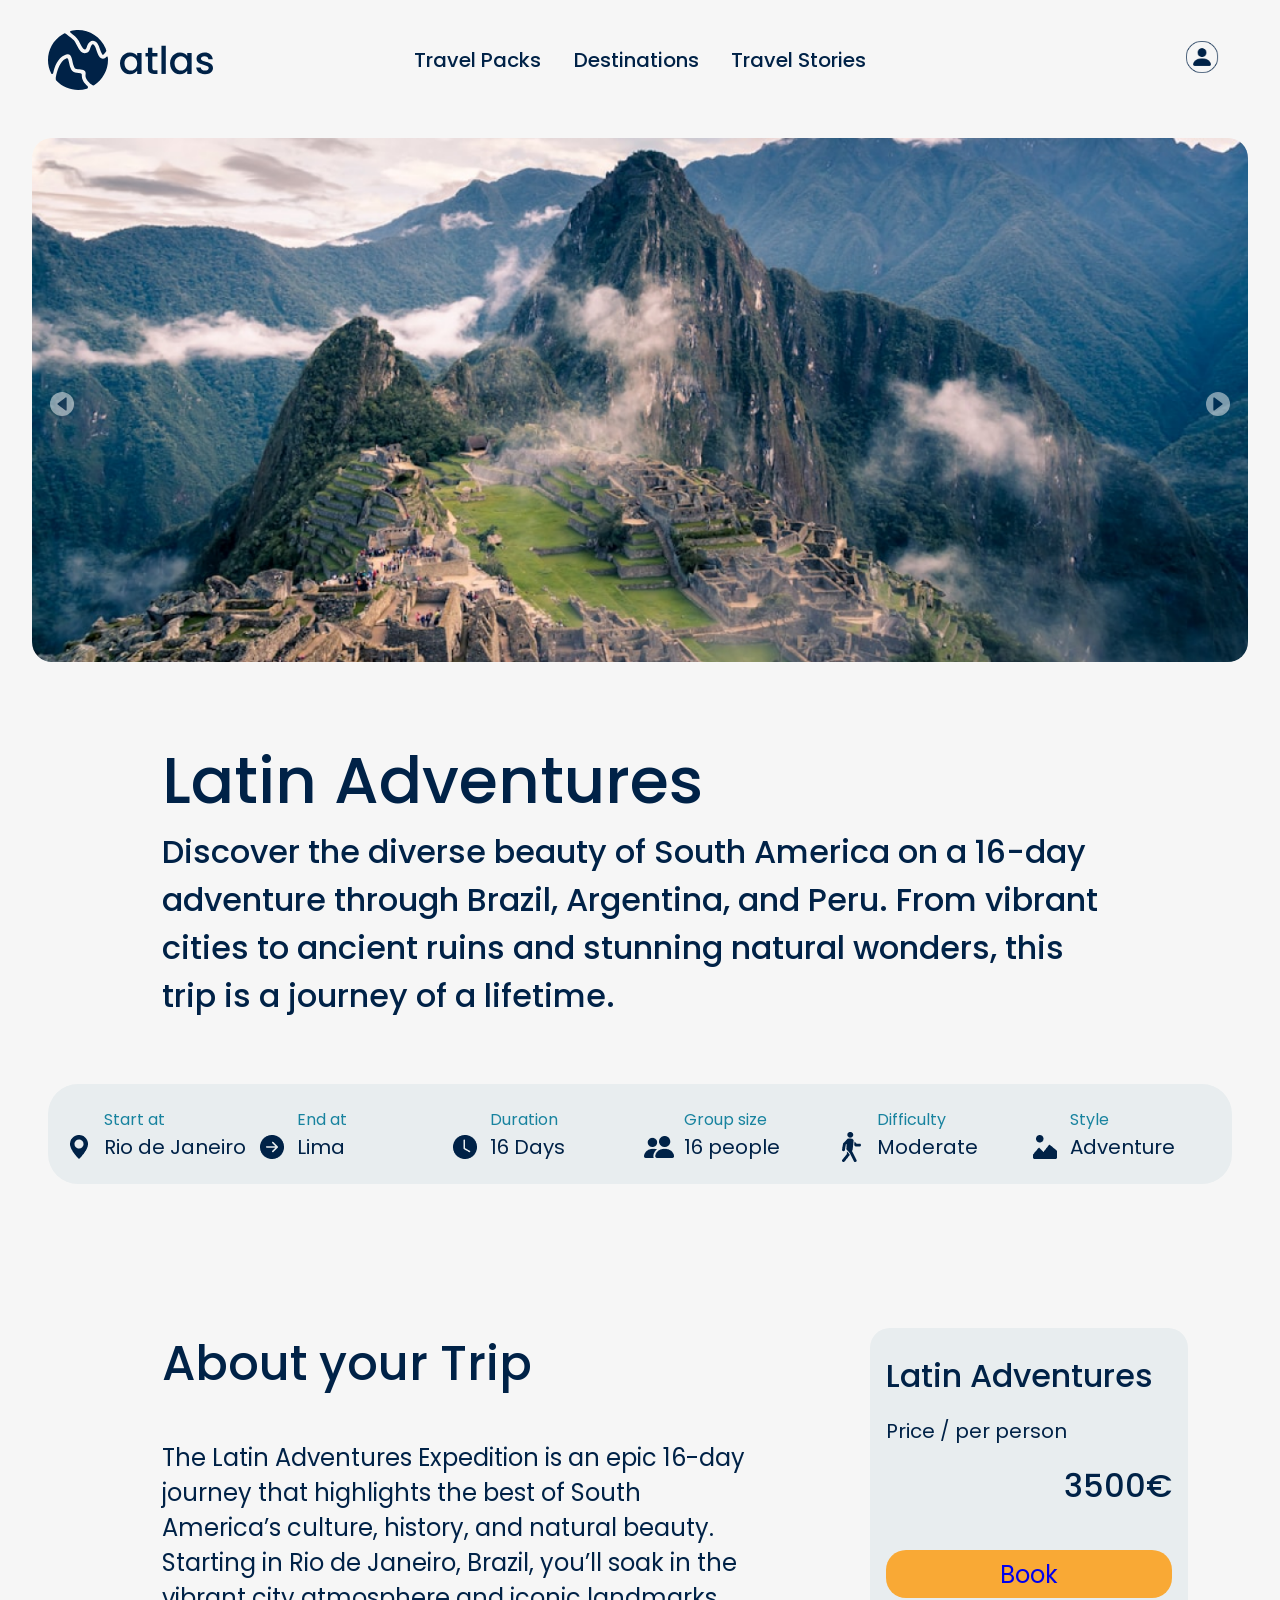
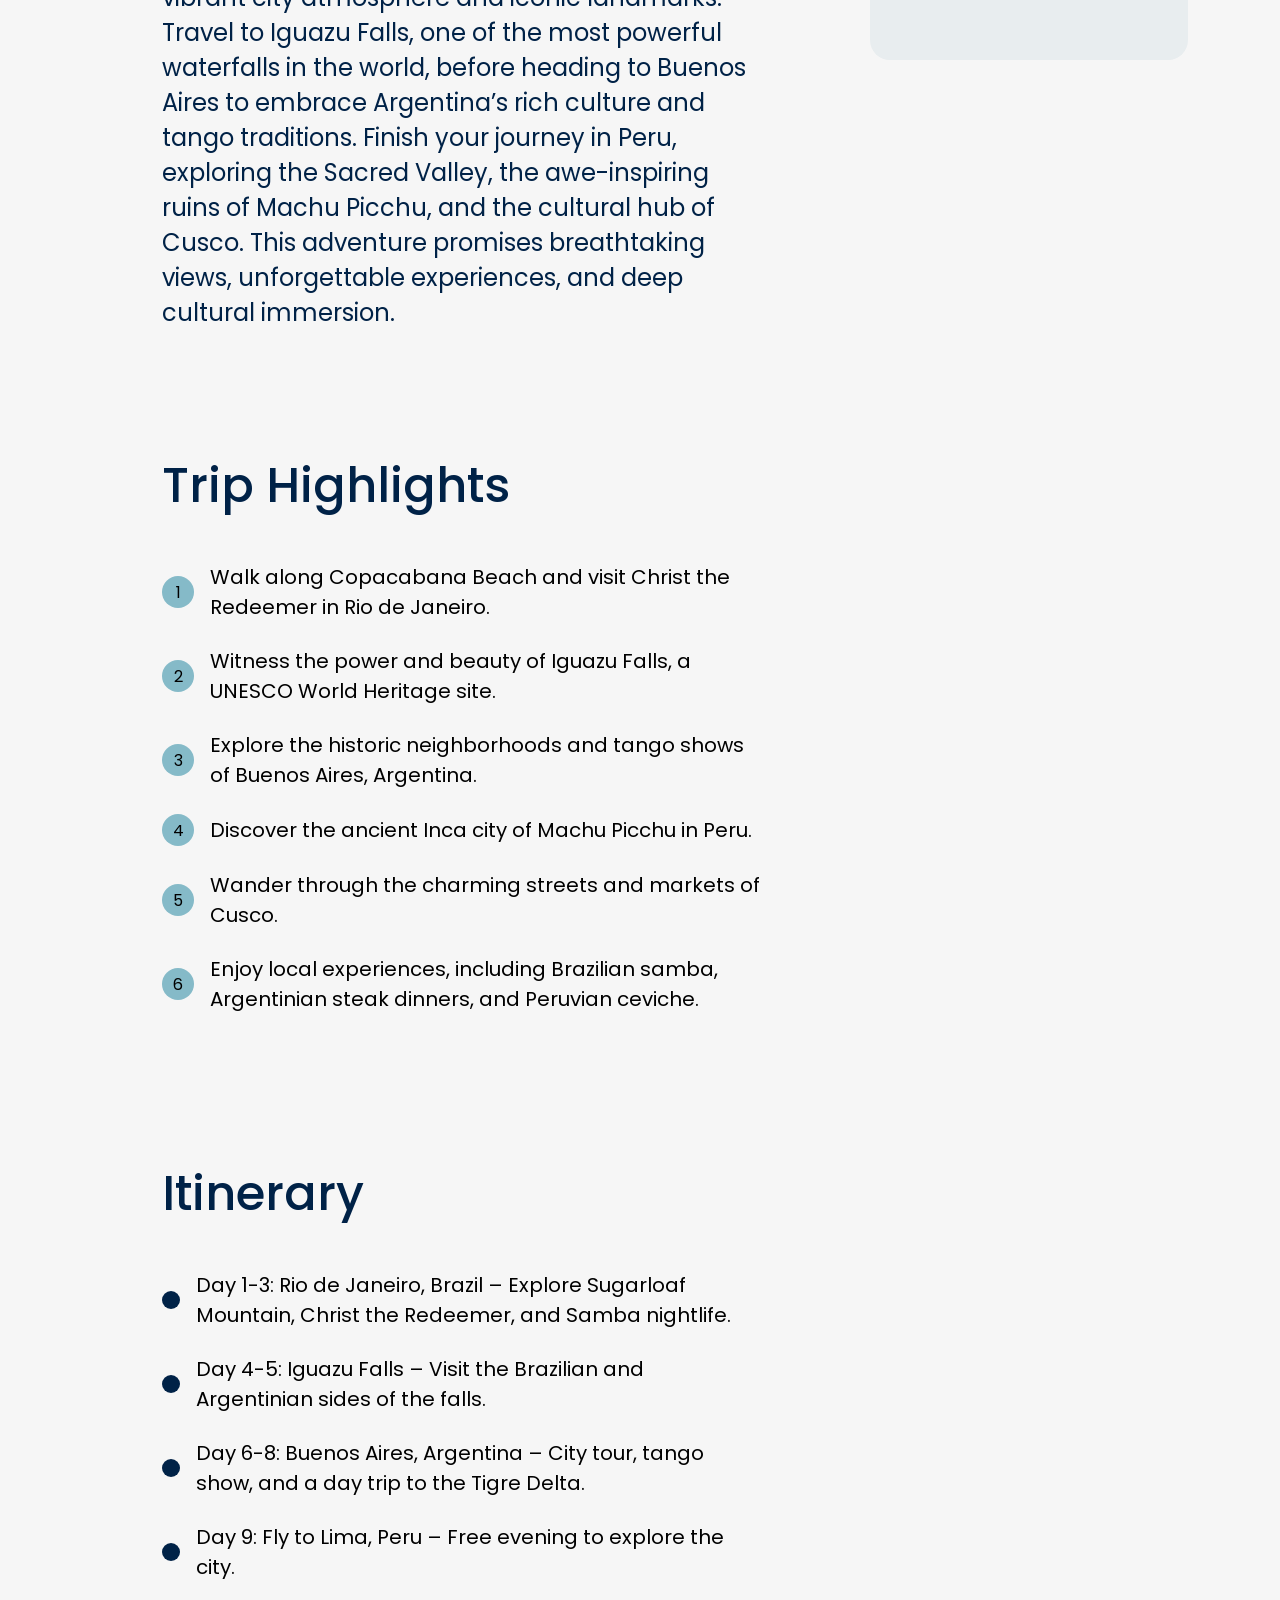
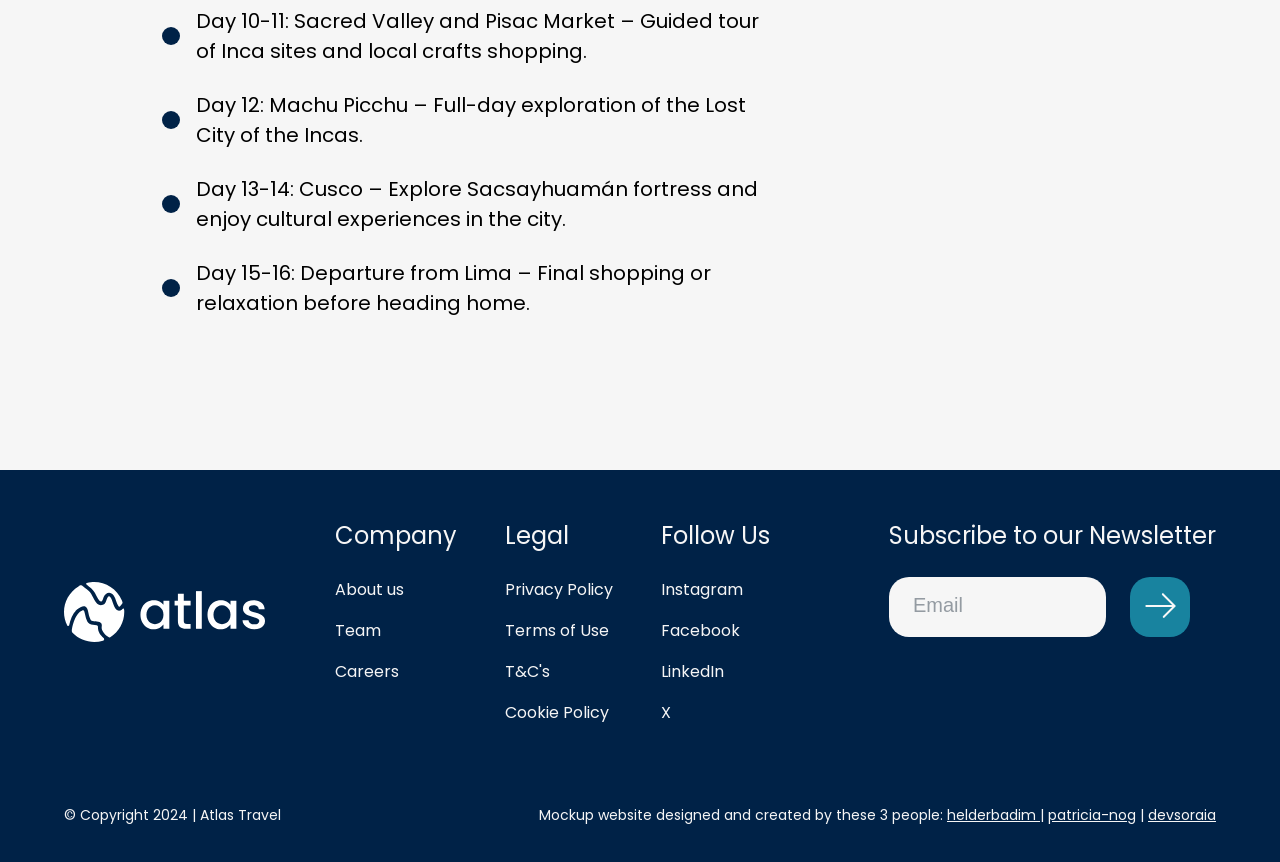
<file: productPage.html>
<!DOCTYPE html>
<html lang="en">

<head>
    <meta charset="UTF-8">
    <meta name="viewport" content="width=device-width, initial-scale=1.0">
    <link rel="stylesheet" href="styles.css">
    <link rel="preconnect" href="https://fonts.googleapis.com">
    <link rel="preconnect" href="https://fonts.gstatic.com" crossorigin>
    <link
        href="https://fonts.googleapis.com/css2?family=Barlow:ital,wght@0,100;0,200;0,300;0,400;0,500;0,600;0,700;0,800;0,900;1,100;1,200;1,300;1,400;1,500;1,600;1,700;1,800;1,900&family=Indie+Flower&family=Poppins:ital,wght@0,100;0,200;0,300;0,400;0,500;0,600;0,700;0,800;0,900;1,100;1,200;1,300;1,400;1,500;1,600;1,700;1,800;1,900&display=swap"
        rel="stylesheet">
    <title>Atlas</title>
</head>

<body>
    <main>
        <nav>
            <a href="index.html">
                <div class="nav-container-left">
                    <img id="globe" class="rotating" src="Logo/logo_atlas_globo_default.svg" alt="brandLogo"
                        width="60px">
                    <img id="name" src="Logo/logo_atlas_default_textonly.svg" alt="">
                </div>
            </a>
            <ul class="nav-links">
                <li><a href="travelPacks.html">Travel Packs</a></li>
                <li><a href="destinations.html">Destinations</a></li>
                <li><a href="travelStories.html">Travel Stories</a></li>
            </ul>

            <div class="nav-container-right">
                <img id="navIcon" src="Icons/user.png" alt="">
            </div>
            <div class="hamburger">
                <img class="hamburger" src="Icons/burger_menu.png" alt="">
            </div>
        </nav>
        <div class="menu">
            <div class="header">
                <div class="nav-container-left">
                    <img id="globe" class="rotating" src="Logo/logo_atlas_globo_default.svg" alt="brandLogo"
                        width="60px">
                    <img id="name" src="Logo/logo_atlas_default_textonly.svg" alt="">
                </div>
                <img id="close-icon" src="Icons/close-x-svgrepo-com.svg" alt="">
            </div>
            <div class="separation"></div>
            <ul>
                <li><a class="menu-item" href="travelPacks.html">Travel Packs</a></li>
                <li><a class="menu-item" href="destinations.html">Destinations</a></li>
                <li><a class="menu-item" href="travelStories.html">Travel Stories</a></li>
                <li><a class="menu-item" href="">My Account</a></li>
            </ul>
        </div>

        <div class="slideshow-container" id="slider-container" data-index="1">
            <div class="mySlides fade">
                <img src="Images/ProductPage/Product1.png" alt="Slide 1">
            </div>
            <div class="mySlides fade">
                <img src="Images/ProductPage/Product2.png" alt="Slide 2">
            </div>
            <div class="mySlides fade">
                <img src="Images/ProductPage/Product3.png" alt="Slide 3">
            </div>
            <div class="mySlides fade">
                <img src="Images/ProductPage/Product4.png" alt="Slide 4">
            </div>
            <!-- Navigation Buttons -->
            <a class="prev" onclick="plusSlides(-1, 1)"><button><img src="Icons/previous.svg" alt=""
                        width="16px"></button></a>
            <a class="next" onclick="plusSlides(1, 1)"><button><img src="Icons/next.svg" alt=""
                        width="16px"></button></a>
        </div>
        <div class="pp-text">
            <h2>Latin Adventures</h2>
            <h4>Discover the diverse beauty of South America on a 16-day adventure through Brazil, Argentina, and Peru.
                From
                vibrant cities to ancient ruins and stunning natural wonders, this trip is a journey of a lifetime.</h4>
        </div>
        <div class="travel-details">
            <div class="travel-details-container">
                <ul class="travel-details-list">
                    <li>
                        <img src="Icons/map-pin.png" alt="">
                        <div class="attribute">
                            <p>Start at</p>
                            <p>Rio de Janeiro</p>
                        </div>
                    </li>
                    <li>
                        <img src="Icons/arrival.png" alt="">
                        <div class="attribute">
                            <p>End at</p>
                            <p>Lima</p>
                        </div>
                    </li>
                    <li>
                        <img src="Icons/time.png" alt="">
                        <div class="attribute">
                            <p>Duration</p>
                            <p>16 Days</p>
                        </div>
                    </li>
                    <li>
                        <img src="Icons/users.png" alt="">
                        <div class="attribute">
                            <p>Group size</p>
                            <p>16 people</p>
                        </div>
                    </li>
                    <li>
                        <img src="Icons/difficulty.png" alt="">
                        <div class="attribute">
                            <p>Difficulty</p>
                            <p>Moderate</p>
                        </div>
                    </li>
                    <li>
                        <img src="Icons/style.png" alt="">
                        <div class="attribute">
                            <p>Style</p>
                            <p>Adventure</p>
                        </div>
                    </li>
                </ul>
            </div>
        </div>
        <div class="travel-details1250">
            <div class="travel-details-container1250">
                <div>
                    <ul class="travel-details-list">
                        <li>
                            <img src="Icons/map-pin.png" alt="">
                            <div class="attribute">
                                <p>Start at</p>
                                <p>Rio de Janeiro</p>
                            </div>
                        </li>
                        <li>
                            <img src="Icons/arrival.png" alt="">
                            <div class="attribute">
                                <p>End at</p>
                                <p>Lima</p>
                            </div>
                        </li>
                        <li>
                            <img src="Icons/time.png" alt="">
                            <div class="attribute">
                                <p>Duration</p>
                                <p>16 Days</p>
                            </div>
                        </li>
                    </ul>
                </div>
                <div>
                    <ul class="travel-details-list">
                        <li>
                            <img src="Icons/users.png" alt="">
                            <div class="attribute">
                                <p>Group size</p>
                                <p>16 people</p>
                            </div>
                        </li>
                        <li>
                            <img src="Icons/difficulty.png" alt="">
                            <div class="attribute">
                                <p>Difficulty</p>
                                <p>Moderate</p>
                            </div>
                        </li>
                        <li>
                            <img src="Icons/style.png" alt="">
                            <div class="attribute">
                                <p>Style</p>
                                <p>Adventure</p>
                            </div>
                        </li>
                    </ul>
                </div>
            </div>
        </div>
        <div class="travel-details768">
            <div class="travel-details-container768">
                <div>
                    <ul class="travel-details-list">
                        <li>
                            <img src="Icons/map-pin.png" alt="">
                            <div class="attribute">
                                <p>Start at</p>
                                <p>Rio de Janeiro</p>
                            </div>
                        </li>
                        <li>
                            <img src="Icons/arrival.png" alt="">
                            <div class="attribute">
                                <p>End at</p>
                                <p>Lima</p>
                            </div>
                        </li>
                    </ul>
                </div>
                <div>
                    <ul class="travel-details-list">
                        <li>
                            <img src="Icons/time.png" alt="">
                            <div class="attribute">
                                <p>Duration</p>
                                <p>16 Days</p>
                            </div>
                        </li>
                        <li>
                            <img src="Icons/users.png" alt="">
                            <div class="attribute">
                                <p>Group size</p>
                                <p>16 people</p>
                            </div>
                        </li>
                    </ul>
                </div>
                <div>
                    <ul class="travel-details-list">
                        <li>
                            <img src="Icons/difficulty.png" alt="">
                            <div class="attribute">
                                <p>Difficulty</p>
                                <p>Moderate</p>
                            </div>
                        </li>
                        <li>
                            <img src="Icons/style.png" alt="">
                            <div class="attribute">
                                <p>Style</p>
                                <p>Adventure</p>
                            </div>
                        </li>
                    </ul>
                </div>
            </div>
        </div>
        <div class="trip">
            <div class="trip-summary">
                <div class="trip-description">
                    <h3>About your Trip</h3>
                    <p>The Latin Adventures Expedition is an epic 16-day journey that highlights the best of South
                        America’s culture,
                        history, and natural beauty. Starting in Rio de Janeiro, Brazil, you’ll soak in the vibrant city
                        atmosphere and iconic
                        landmarks. Travel to Iguazu Falls, one of the most powerful waterfalls in the world, before
                        heading
                        to
                        Buenos Aires to
                        embrace Argentina’s rich culture and tango traditions. Finish your journey in Peru, exploring
                        the
                        Sacred
                        Valley, the
                        awe-inspiring ruins of Machu Picchu, and the cultural hub of Cusco. This adventure promises
                        breathtaking
                        views,
                        unforgettable experiences, and deep cultural immersion.</p>
                </div>
                <div class="trip-highlights">
                    <h3>Trip Highlights</h3>
                    <ul>
                        <li>
                            <div>1</div>Walk along Copacabana Beach and visit Christ the Redeemer in Rio de Janeiro.
                        </li>
                        <li>
                            <div>2</div>Witness the power and beauty of Iguazu Falls, a UNESCO World Heritage site.
                        </li>
                        <li>
                            <div>3</div>Explore the historic neighborhoods and tango shows of Buenos Aires, Argentina.
                        </li>
                        <li>
                            <div>4</div>Discover the ancient Inca city of Machu Picchu in Peru.
                        </li>
                        <li>
                            <div>5</div>Wander through the charming streets and markets of Cusco.
                        </li>
                        <li>
                            <div>6</div>Enjoy local experiences, including Brazilian samba, Argentinian steak dinners,
                            and
                            Peruvian
                            ceviche.
                        </li>
                    </ul>
                </div>
                <div class="trip-itinerary">
                    <h3>Itinerary</h3>
                    <ul>
                        <li><span></span>Day 1-3: Rio de Janeiro, Brazil – Explore Sugarloaf Mountain, Christ the
                            Redeemer,
                            and Samba
                            nightlife.
                        </li>
                        <li><span></span>Day 4-5: Iguazu Falls – Visit the Brazilian and Argentinian sides of the falls.
                        </li>
                        <li><span></span>Day 6-8: Buenos Aires, Argentina – City tour, tango show, and a day trip to the
                            Tigre Delta.
                        </li>
                        <li><span></span>Day 9: Fly to Lima, Peru – Free evening to explore the city.
                        </li>
                        <li><span></span>Day 10-11: Sacred Valley and Pisac Market – Guided tour of Inca sites and local
                            crafts shopping.
                        </li>
                        <li><span></span>Day 12: Machu Picchu – Full-day exploration of the Lost City of the Incas.
                        </li>
                        <li><span></span>Day 13-14: Cusco – Explore Sacsayhuamán fortress and enjoy cultural experiences
                            in
                            the city.
                        </li>
                        <li><span></span>Day 15-16: Departure from Lima – Final shopping or relaxation before heading
                            home.
                        </li>
                    </ul>
                </div>
            </div>
            <div class="price">
                <div class="summary">
                    <h4>Latin Adventures</h4>
                    <p>Price / per person</p>
                    <h4>3500€</h4>
                    <button><a href="checkoutForm.html">Book</a></button>
                </div>
            </div>
        </div>

        <div class="price1150">
            <div>
                <h4>Latin Adventures</h4>
                <h4>3500€ <span>p.p</span></h4>
            </div>
            <button><a id="button1150" href="checkoutForm.html">Book</a></button>
            <button class="button640"><a href="checkoutForm.html"><img src="Icons/newsletter.png" alt=""></a></button>
        </div>
        </div>
    </main>

    <div class="background-footer">
        <main>
            <footer>
                <div class="superior">
                    <div class="footer-container-left">
                        <img class="footerLogo" src="Logo/logo_atlas_white.svg" alt="">
                    </div>
                    <div class="footer-links">
                        <div class="footer company">
                            <p>Company</p>
                            <ul>
                                <li>About us</li>
                                <li>Team</li>
                                <li>Careers</li>
                            </ul>
                        </div>
                        <div class="footer legal">
                            <p>Legal</p>
                            <ul>
                                <li>Privacy Policy</li>
                                <li>Terms of Use</li>
                                <li>T&C's</li>
                                <li>Cookie Policy</li>
                            </ul>
                        </div>
                        <div class="footer follow">
                            <p>Follow Us</p>
                            <ul>
                                <li>Instagram</li>
                                <li>Facebook</li>
                                <li>LinkedIn</li>
                                <li>X</li>
                            </ul>
                        </div>
                    </div>
                    <div class="newsletter">
                        <p>Subscribe to our Newsletter</p>
                        <div>
                            <input type="text" placeholder="Email">
                            <button><img src="Icons/newsletter.png" alt=""></button>
                        </div>
                    </div>
                </div>
                <div class="inferior">
                    <p>© Copyright 2024 | Atlas Travel</p>
                    <p>Mockup website designed and created by these 3 people: <a href="">helderbadim </a> | <a
                            href="">patricia-nog</a> | <a href="">devsoraia</a></p>
                </div>
            </footer>
        </main>
    </div>

    <script src="script.js"></script>
</body>

</html>
</file>
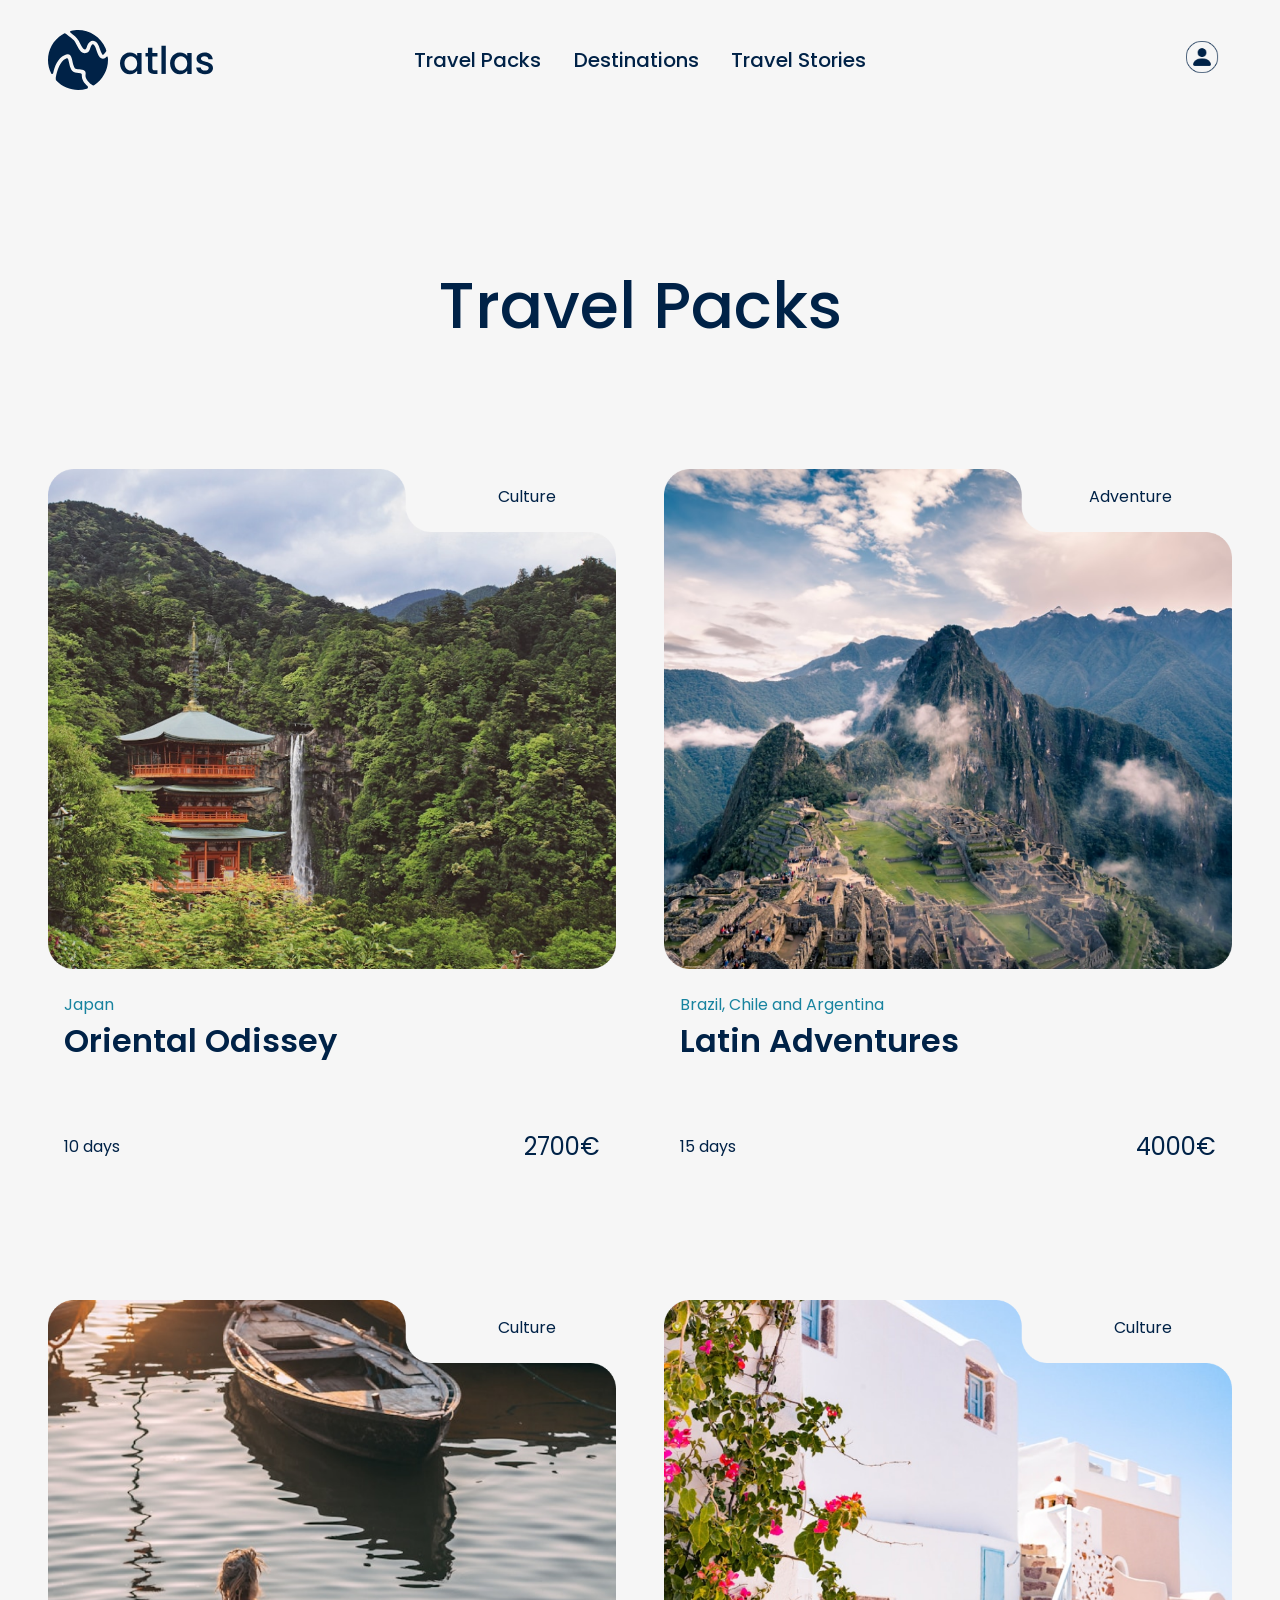
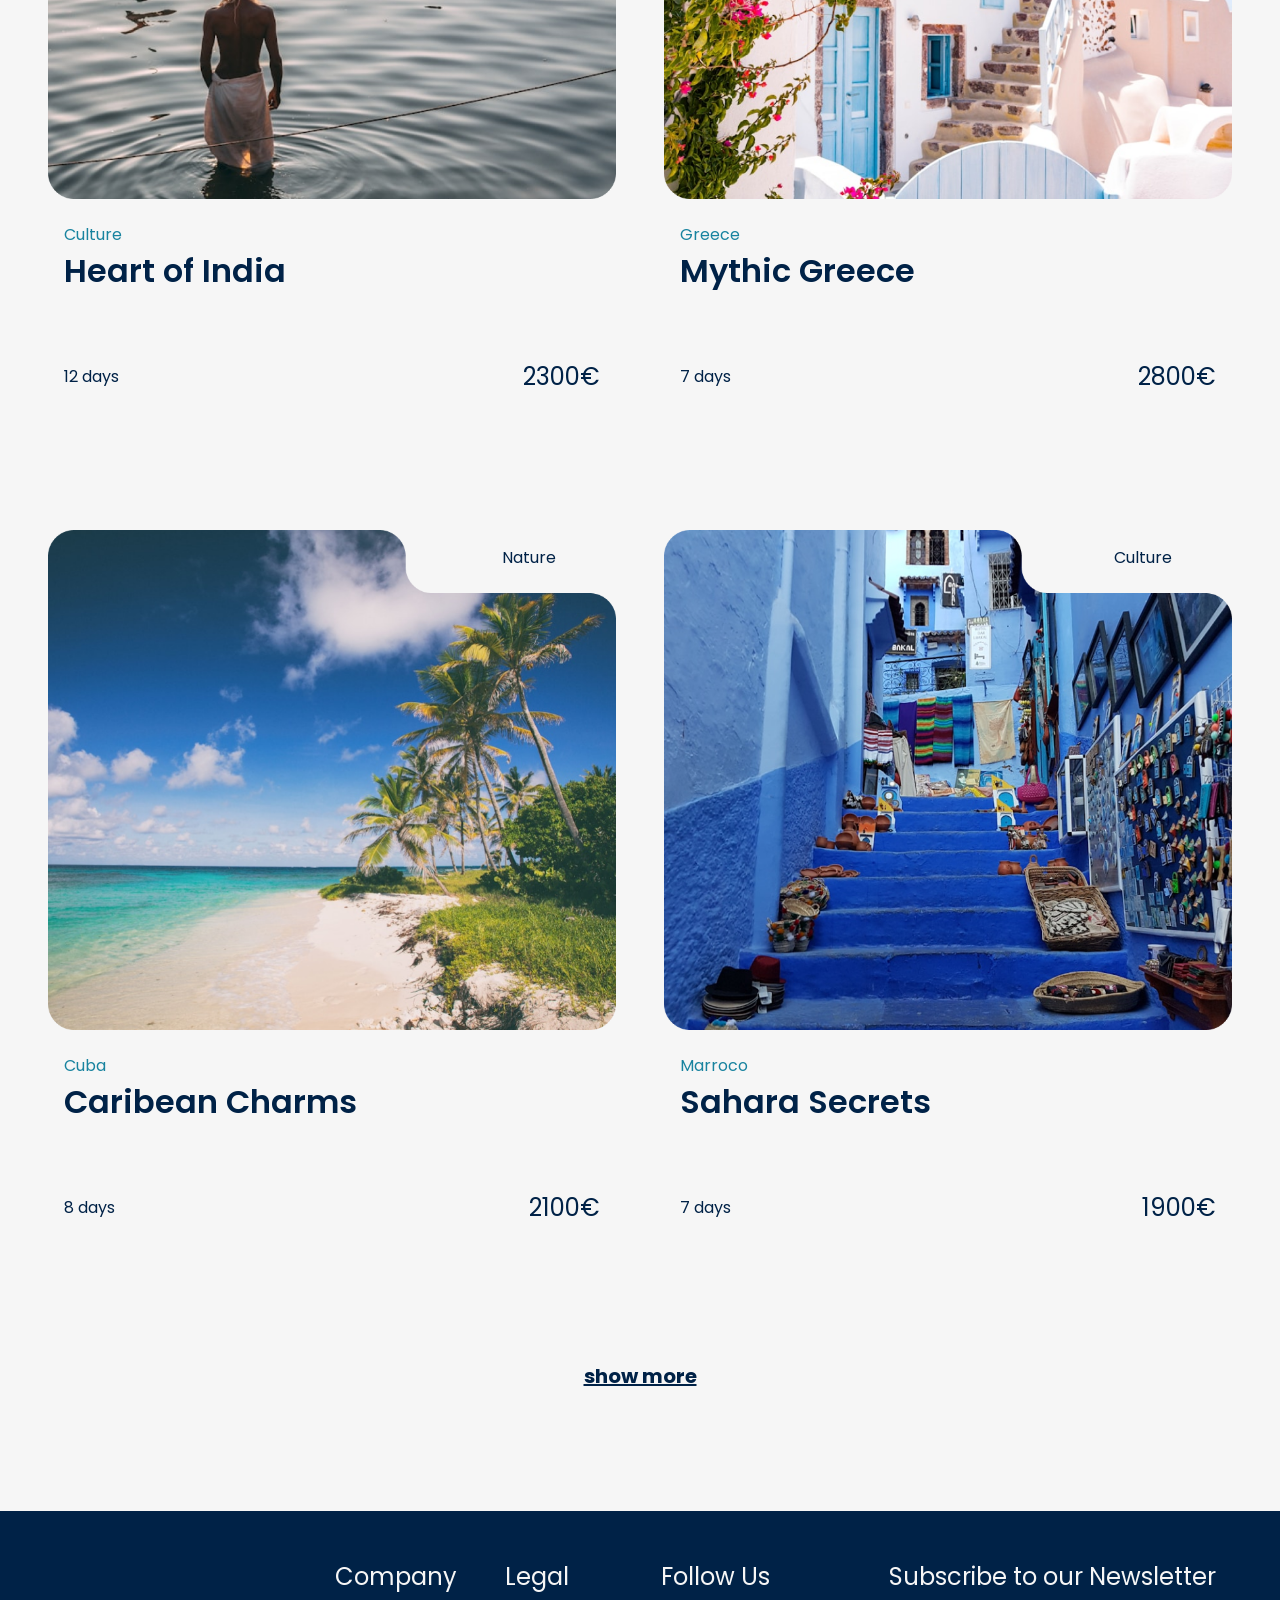
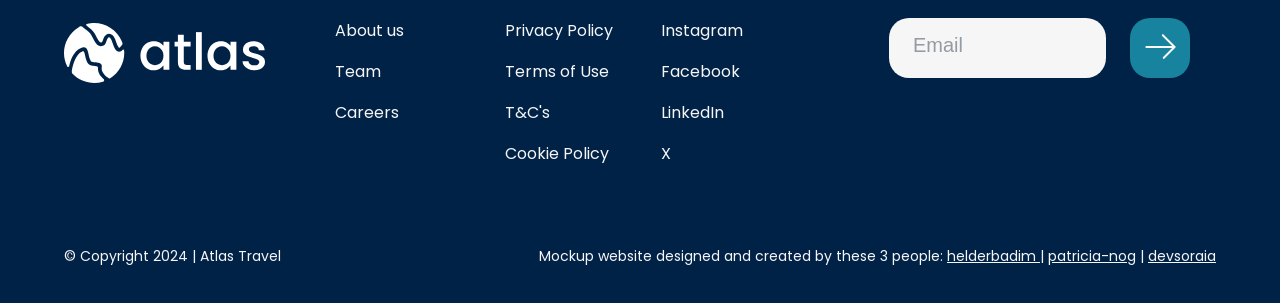
<file: travelPacks.html>
<!DOCTYPE html>
<html lang="en">

<head>
    <meta charset="UTF-8">
    <meta name="viewport" content="width=device-width, initial-scale=1.0">

    <link rel="icon" type="image/x-icon" href="/Logo/logo_atlas_globo_default.svg">
    <link rel="stylesheet" href="styles.css">
    <link rel="preconnect" href="https://fonts.googleapis.com">
    <link rel="preconnect" href="https://fonts.gstatic.com" crossorigin>
    <link
        href="https://fonts.googleapis.com/css2?family=Barlow:ital,wght@0,100;0,200;0,300;0,400;0,500;0,600;0,700;0,800;0,900;1,100;1,200;1,300;1,400;1,500;1,600;1,700;1,800;1,900&family=Indie+Flower&family=Poppins:ital,wght@0,100;0,200;0,300;0,400;0,500;0,600;0,700;0,800;0,900;1,100;1,200;1,300;1,400;1,500;1,600;1,700;1,800;1,900&display=swap"
        rel="stylesheet">
    <title>Atlas</title>
</head>

<body>
    <main>
        <!-- NAV NAV NAV -->
        <nav>
            <a href="index.html">
                <div class="nav-container-left">
                    <img id="globe" class="rotating" src="Logo/logo_atlas_globo_default.svg" alt="brandLogo"
                        width="60px">
                    <img id="name" src="Logo/logo_atlas_default_textonly.svg" alt="">
                </div>
            </a>
            <ul class="nav-links">
                <li><a href="travelPacks.html">Travel Packs</a></li>
                <li><a href="destinations.html">Destinations</a></li>
                <li><a href="travelStories.html">Travel Stories</a></li>
            </ul>

            <div class="nav-container-right">
                <img id="navIcon" src="Icons/user.png" alt="">
            </div>
            <div class="hamburger">
                <img class="hamburger" src="Icons/burger_menu.png" alt="">
            </div>
        </nav>
        <div class="menu">
            <div class="header">
                <div class="nav-container-left">
                    <img id="globe" class="rotating" src="Logo/logo_atlas_globo_default.svg" alt="brandLogo"
                        width="60px">
                    <img id="name" src="Logo/logo_atlas_default_textonly.svg" alt="">
                </div>
                <img id="close-icon" src="Icons/close-x-svgrepo-com.svg" alt="">
            </div>
            <div class="separation"></div>
            <ul>
                <li><a class="menu-item" href="travelPacks.html">Travel Packs</a></li>
                <li><a class="menu-item" href="destinations.html">Destinations</a></li>
                <li><a class="menu-item" href="travelStories.html">Travel Stories</a></li>
                <li><a class="menu-item" href="">My Account</a></li>
            </ul>
        </div>
        <section class="trips_display">
            <div class="title2">
                <h2>Travel Packs</h2>
            </div>
            <div class="card-container">
                <div class="card">
                    <div class="image">
                        <img src="Images/Cards/card7_oriental1.png" alt="">
                    </div>
                    <div class="description">
                        <p class="country">Japan</p>
                        <p class="packName">Oriental Odissey</p>
                        <div>
                            <p class="days">10 days</p>
                            <p class="price">2700€</p>
                        </div>
                    </div>
                    <span class="category">Culture</span>
                </div>
                <div class="card">
                    <a href="productPage.html" style="text-decoration:none;">
                    <div class="image">
                        <img src="Images/Cards/card4_america1.png" alt="">
                    </div>
                    <div class="description">
                        <p class="country">Brazil, Chile and Argentina</p>
                        <p class="packName">Latin Adventures
                        </p>
                        <div>
                            <p class="days">15 days</p>
                            <p class="price">4000€</p>
                        </div>
                    </div>
                    <span class="category">Adventure</span>
                </a>
                </div>
                <div class="card">
                    <div class="image">
                        <img src="Images/Cards/card9_india1.png" alt="">
                    </div>
                    <div class="description">
                        <p class="country">Culture</p>
                        <p class="packName">Heart of India</p>
                        <div>
                            <p class="days">12 days</p>
                            <p class="price">2300€</p>
                        </div>
                    </div>
                    <span class="category">Culture</span>
                </div>
                <div class="card">
                    <div class="image">
                        <img src="Images/Cards/card10_greece1.png" alt="">
                    </div>
                    <div class="description">
                        <p class="country">Greece</p>
                        <p class="packName">Mythic Greece</p>
                        <div>
                            <p class="days">7 days</p>
                            <p class="price">2800€</p>
                        </div>
                    </div>
                    <span class="category">Culture</span>
                </div>
                <div class="card">
                    <div class="image">
                        <img src="Images/Cards/card11_caribean1.png" alt="">
                    </div>
                    <div class="description">
                        <p class="country">Cuba
                        </p>
                        <p class="packName">Caribean Charms
                        </p>
                        <div>
                            <p class="days">8 days</p>
                            <p class="price">2100€</p>
                        </div>
                    </div>
                    <span class="category">Nature</span>
                </div>
                <div class="card">
                    <div class="image">
                        <img src="Images/Cards/card12_morocco2.png" alt="">
                    </div>
                    <div class="description">
                        <p class="country">Marroco</p>
                        <p class="packName">Sahara Secrets
                        </p>
                        <div>
                            <p class="days">7 days</p>
                            <p class="price">1900€</p>
                        </div>
                    </div>
                    <span class="category">Culture</span>
                </div>
            </div>
        </section>
        <div class="show-more">
            <h4>show more</h4>
        </div>
    </main>
    <div class="background-footer">
        <main>
            <footer>
                <div class="superior">
                    <div class="footer-container-left">
                        <img class="footerLogo" src="Logo/logo_atlas_white.svg" alt="">
                    </div>
                    <div class="footer-links">
                        <div class="footer company">
                            <p>Company</p>
                            <ul>
                                <li>About us</li>
                                <li>Team</li>
                                <li>Careers</li>
                            </ul>
                        </div>
                        <div class="footer legal">
                            <p>Legal</p>
                            <ul>
                                <li>Privacy Policy</li>
                                <li>Terms of Use</li>
                                <li>T&C's</li>
                                <li>Cookie Policy</li>
                            </ul>
                        </div>
                        <div class="footer follow">
                            <p>Follow Us</p>
                            <ul>
                                <li>Instagram</li>
                                <li>Facebook</li>
                                <li>LinkedIn</li>
                                <li>X</li>
                            </ul>
                        </div>
                    </div>
                    <div class="newsletter">
                        <p>Subscribe to our Newsletter</p>
                        <div>
                            <input type="text" placeholder="Email">
                            <button><img src="Icons/newsletter.png" alt=""></button>
                        </div>
                    </div>
                </div>
                <div class="inferior">
                    <p>© Copyright 2024 | Atlas Travel</p>
                    <p>Mockup website designed and created by these 3 people: <a href="">helderbadim </a> | <a
                            href="">patricia-nog</a> | <a href="">devsoraia</a></p>
                </div>
            </footer>
        </main>
    </div>
    <script src="script.js"></script>

</html>
</file>
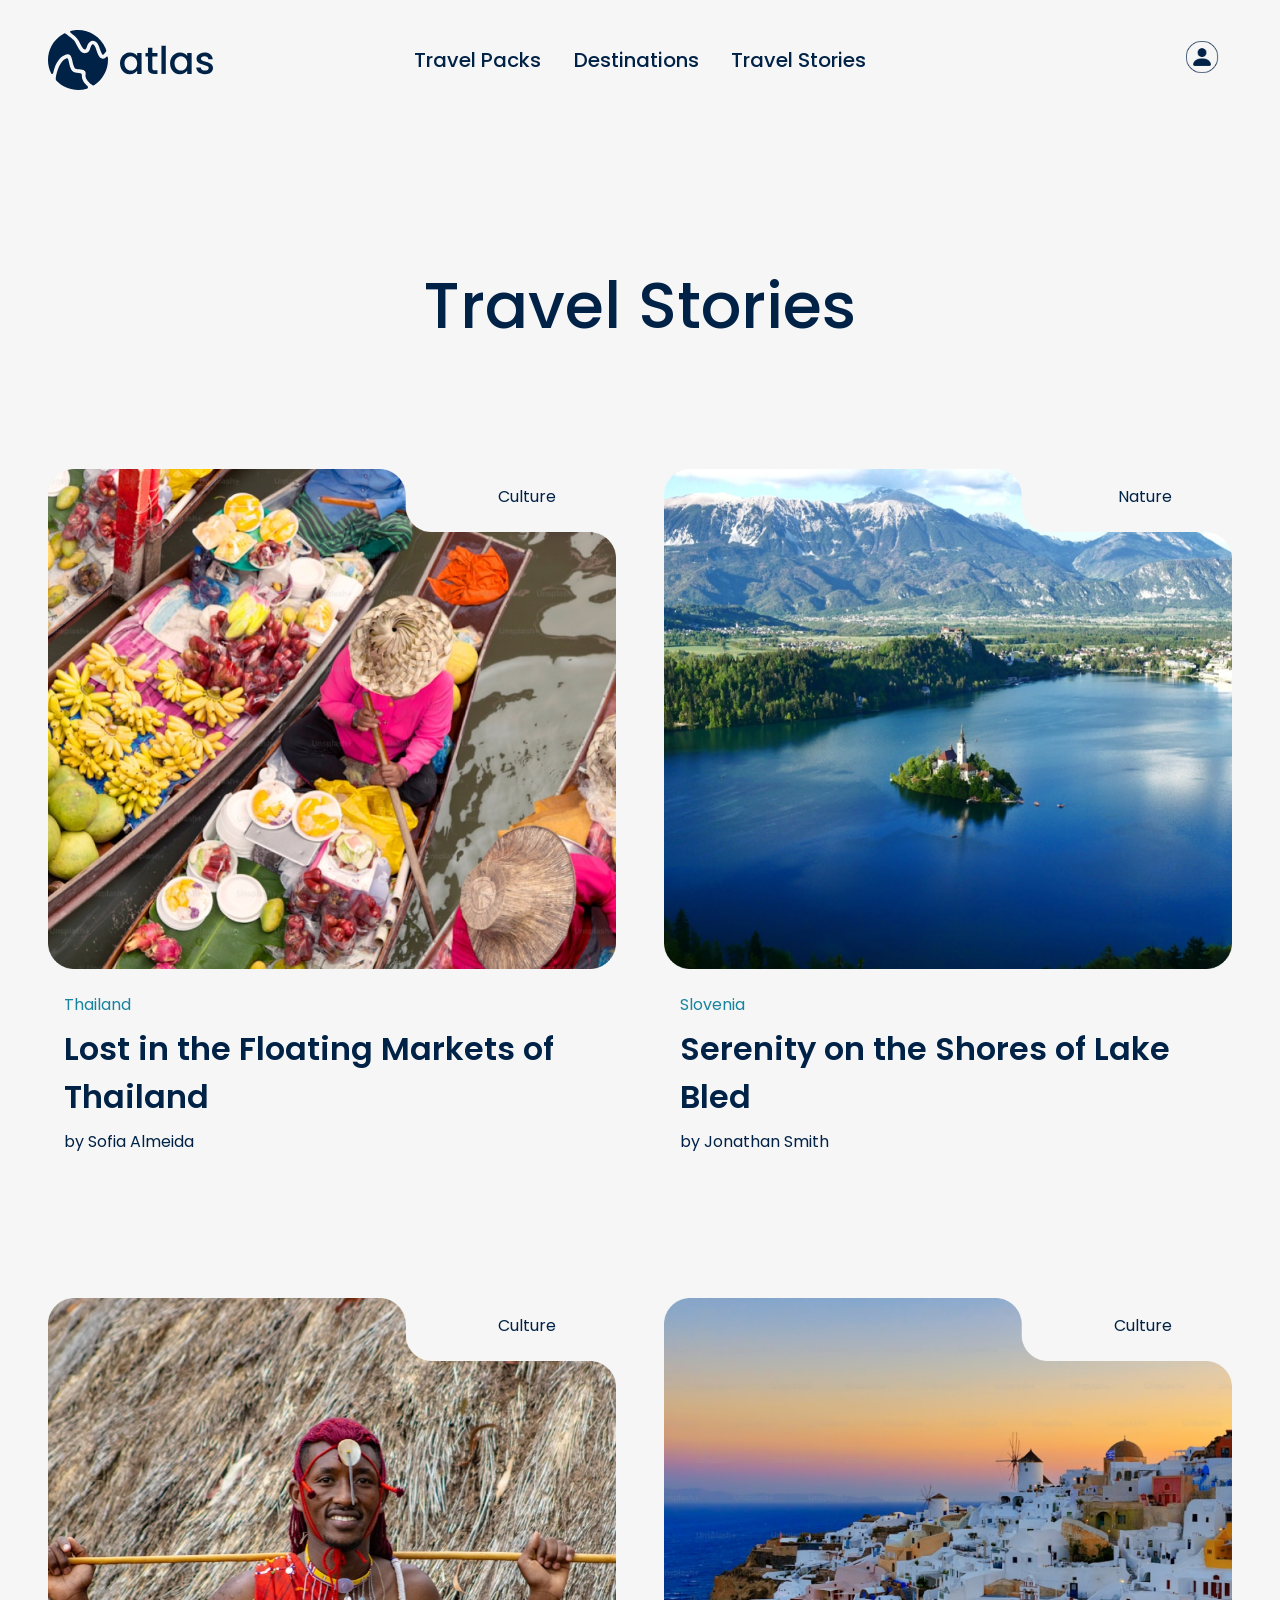
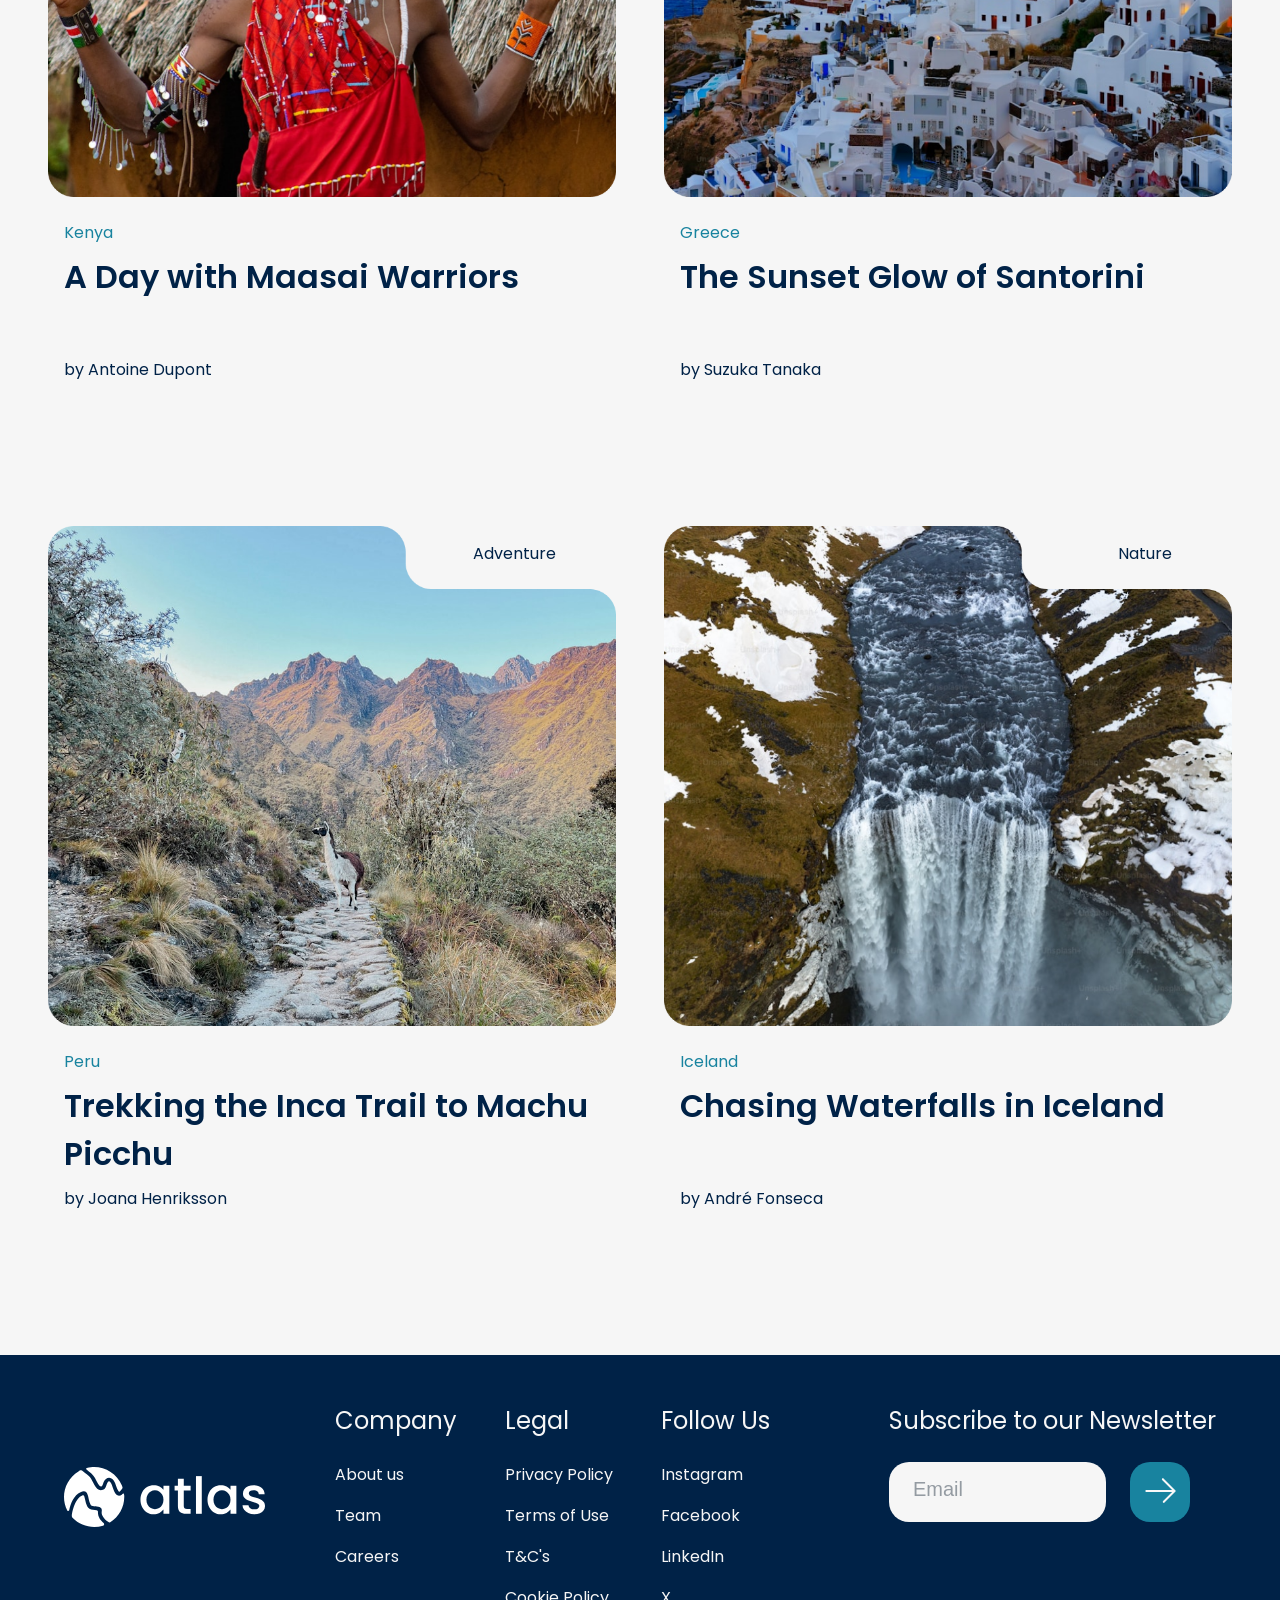
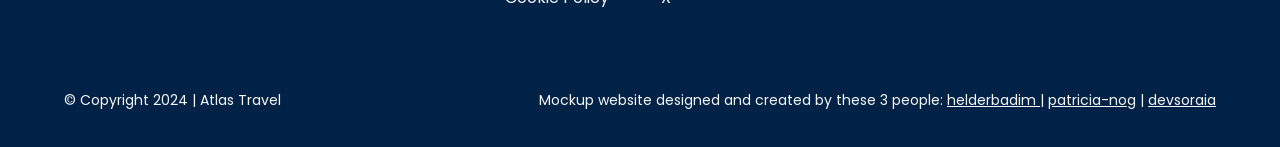
<file: travelStories.html>
<!DOCTYPE html>
<html lang="en">

<head>
    <meta charset="UTF-8">
    <meta name="viewport" content="width=device-width, initial-scale=1.0">
    <title>Travel Stories</title>
    <link rel="icon" type="image/x-icon" href="/Logo/logo_atlas_globo_default.svg">
    <link rel="stylesheet" href="styles.css">
    <link rel="preconnect" href="https://fonts.googleapis.com">
    <link rel="preconnect" href="https://fonts.gstatic.com" crossorigin>
    <link
        href="https://fonts.googleapis.com/css2?family=Barlow:ital,wght@0,100;0,200;0,300;0,400;0,500;0,600;0,700;0,800;0,900;1,100;1,200;1,300;1,400;1,500;1,600;1,700;1,800;1,900&family=Indie+Flower&family=Poppins:ital,wght@0,100;0,200;0,300;0,400;0,500;0,600;0,700;0,800;0,900;1,100;1,200;1,300;1,400;1,500;1,600;1,700;1,800;1,900&display=swap"
        rel="stylesheet">
</head>

<body>
    <main>
        <!-- NAV NAV NAV -->
        <nav>
            <a href="index.html">
                <div class="nav-container-left">
                    <img id="globe" class="rotating" src="Logo/logo_atlas_globo_default.svg" alt="brandLogo"
                        width="60px">
                    <img id="name" src="Logo/logo_atlas_default_textonly.svg" alt="">
                </div>
            </a>
            <ul class="nav-links">
                <li><a href="travelPacks.html">Travel Packs</a></li>
                <li><a href="destinations.html">Destinations</a></li>
                <li><a href="travelStories.html">Travel Stories</a></li>
            </ul>

            <div class="nav-container-right">
                <img id="navIcon" src="Icons/user.png" alt="">
            </div>
            <div class="hamburger">
                <img class="hamburger" src="Icons/burger_menu.png" alt="">
            </div>
        </nav>
        <div class="menu">
            <div class="header">
                <div class="nav-container-left">
                    <img id="globe" class="rotating" src="Logo/logo_atlas_globo_default.svg" alt="brandLogo"
                        width="60px">
                    <img id="name" src="Logo/logo_atlas_default_textonly.svg" alt="">
                </div>
                <img id="close-icon" src="Icons/close-x-svgrepo-com.svg" alt="">
            </div>
            <div class="separation"></div>
            <ul>
                <li><a class="menu-item" href="travelPacks.html">Travel Packs</a></li>
                <li><a class="menu-item" href="destinations.html">Destinations</a></li>
                <li><a class="menu-item" href="travelStories.html">Travel Stories</a></li>
                <li><a class="menu-item" href="">My Account</a></li>
            </ul>
        </div>

        <!-- TRAVEL STORIES section -->

        <section class="trips_display travel_stories">
            <div class="title2">
                <h2>Travel Stories</h2>
            </div>
            <div class="card-container">
                <div class="card"><!-- Card 1: Thailand -->
                    <div class="image">
                        <img src="Images/TravelStories_Page/travel-stories_card1_thailand.png" alt="">
                    </div>
                    <div class="description">
                        <p class="travel-story-country">Thailand</p>
                        <p class="travel-story-packName">Lost in the Floating Markets of Thailand</p>
                        <p class="author">by Sofia Almeida</p>
                    </div>
                    <span class="category">Culture</span>
                </div>
                <div class="card"><!-- Card 2: Slovenia -->
                    <div class="image">
                        <img src="Images/TravelStories_Page/travel-stories_card2_slovenia.png" alt="">
                    </div>
                    <div class="description">
                        <p class="travel-story-country">Slovenia</p>
                        <p class="travel-story-packName">Serenity on the Shores of Lake Bled</p>
                        <p class="author">by Jonathan Smith</p>
                    </div>
                    <span class="category">Nature</span>
                </div>
                <div class="card"><!-- Card 3: Kenya -->
                    <div class="image">
                        <img src="Images/TravelStories_Page/travel-stories_card3_kenya.png" alt="">
                    </div>
                    <div class="description">
                        <p class="travel-story-country">Kenya</p>
                        <p class="travel-story-packName">A Day with Maasai Warriors</p>
                        <p class="author">by Antoine Dupont</p>
                    </div>
                    <span class="category">Culture</span>
                </div>
                <div class="card"><!-- Card 4: Greece -->
                    <div class="image">
                        <img src="Images/TravelStories_Page/travel-stories_card4_greece.png" alt="">
                    </div>
                    <div class="description">
                        <p class="travel-story-country">Greece</p>
                        <p class="travel-story-packName">The Sunset Glow of Santorini</p>
                        <p class="author">by Suzuka Tanaka</p>
                    </div>
                    <span class="category">Culture</span>
                </div>
                <div class="card"><!-- Card 5: Peru -->
                    <div class="image">
                        <img src="Images/TravelStories_Page/travel-stories_card5_peru.png" alt="">
                    </div>
                    <div class="description">
                        <p class="travel-story-country">Peru</p>
                        <p class="travel-story-packName">Trekking the Inca Trail to Machu Picchu</p>
                        <p class="author">by Joana Henriksson</p>
                    </div>
                    <span class="category">Adventure</span>
                </div>
                <div class="card"><!-- Card 6: Iceland -->
                    <div class="image">
                        <img src="Images/TravelStories_Page/travel-stories_card6_iceland.png" alt="">
                    </div>
                    <div class="description">
                        <p class="travel-story-country">Iceland</p>
                        <p class="travel-story-packName">Chasing Waterfalls in Iceland</p>
                        <p class="author">by André Fonseca</p>
                    </div>
                    <span class="category">Nature</span>
                </div>
        </section>
    </main>
    <div class="background-footer">
        <main>
            <footer>
                <div class="superior">
                    <div class="footer-container-left">
                        <img class="footerLogo" src="Logo/logo_atlas_white.svg" alt="">
                    </div>
                    <div class="footer-links">
                        <div class="footer company">
                            <p>Company</p>
                            <ul>
                                <li>About us</li>
                                <li>Team</li>
                                <li>Careers</li>
                            </ul>
                        </div>
                        <div class="footer legal">
                            <p>Legal</p>
                            <ul>
                                <li>Privacy Policy</li>
                                <li>Terms of Use</li>
                                <li>T&C's</li>
                                <li>Cookie Policy</li>
                            </ul>
                        </div>
                        <div class="footer follow">
                            <p>Follow Us</p>
                            <ul>
                                <li>Instagram</li>
                                <li>Facebook</li>
                                <li>LinkedIn</li>
                                <li>X</li>
                            </ul>
                        </div>
                    </div>
                    <div class="newsletter">
                        <p>Subscribe to our Newsletter</p>
                        <div>
                            <input type="text" placeholder="Email">
                            <button><img src="Icons/newsletter.png" alt=""></button>
                        </div>
                    </div>
                </div>
                <div class="inferior">
                    <p>© Copyright 2024 | Atlas Travel</p>
                    <p>Mockup website designed and created by these 3 people: <a href="">helderbadim </a> | <a
                            href="">patricia-nog</a> | <a href="">devsoraia</a></p>
                </div>
            </footer>
        </main>
    </div>
    <script src="script.js"></script>
</body>

</html>
</file>
<file: styles.css>
/*variable */
:root {
  --background-color: #f6f6f6;
  --dark-blue-color: #002247;
  --light-blue-color: #18839f;
  --lighter-blue-color: #c7dce2;
  --yellow-color: #f9a935;
  --grey-color: #949ba2;
  --light-grey-color: #e8edef;
  --font-size-h1: 80px;
  --font-size-h2: 64px;
  --font-size-h3: 48px;
  --font-size-h4: 32px;
  --font-size-s: 16px;
  --font-size-m: 20px;
  --font-size-l: 24px;
  --padding-xl: 64px;
  --padding-l: 48px;
  --padding-m: 30px;
  --padding-s: 24px;
  --padding-xs: 16px;
  --font-family: "Poppins", sans-serif;
}

/*1024px, 768px, e garantir que todo o conteúdo cabe em 360px*/

/*general structure*/
* {
  margin: 0;
}

html {
  background-color: var(--background-color);
}

body {
  font-family: "Poppins", sans-serif;
  background-color: var(--background-color);
  box-sizing: border-box;
  position: relative;
  width: 100vw;
}

main {
  margin: 0 auto;
  width: 100vw;
  max-width: 1600px;
}

/*navbar*/
nav {
  box-sizing: border-box;
  display: flex;
  justify-content: space-between;
  padding: var(--padding-m) var(--padding-l) var(--padding-l) var(--padding-l);
  font-family: "Poppins", sans-serif;
  background-color: var(--background-color);
  height: 138px;
  align-items: center;
  width: 100%;
}

.nav-container-left {
  display: flex;
  align-items: center;
}

#globe {
  width: 60px;
  height: 60px;
  margin-right: 12px;
}

#name {
  width: 93px;
  height: 48px;
}

.nav-links {
  display: flex;
  justify-content: space-between;
  width: 452px;
  list-style: none;
  padding: 17px 0;
  align-items: center;
}

.nav-links a {
  text-decoration: none;
  color: var(--dark-blue-color);
  font-size: var(--font-size-m);
  position: relative;
  transition: all 0.2s ease;
  font-weight: 500;
}

.nav-links a:hover {
  color: var(--light-blue-color);
}

.nav-container {
  width: 165px;
  height: 60px;
  display: flex;
}

.left {
  justify-content: flex-start;
}

.right {
  justify-content: flex-end;
}

#navIcon {
  width: 44px;
  height: 44px;
  padding: 8px 8px 8px 113px;
  cursor: pointer;
}

nav .hamburger {
  display: none;
  cursor: pointer;
}

.menu {
  box-sizing: border-box;
  background-color: var(--background-color);
  padding: 10px;
  list-style: none;
  width: 100vw;
  height: 100vh;
  padding: 0;
  z-index: 1000;
  display: flex;
  flex-direction: column;
  align-items: flex-start;
  padding-left: 48px;
  padding-right: 48px;
  position: absolute;
}

.show-menu {
  transform: translateY(0);
}

.menu .header {
  box-sizing: border-box;
  display: flex;
  align-items: center;
  width: 100%;
  height: 138px;
  padding-top: 30px;
  padding-bottom: 48px;
  flex-direction: row;
  justify-content: space-between;
}

#logo {
  height: 60px;
  width: auto;
}

#close-icon {
  height: 24px;
  width: auto;
}

.menu img {
  height: auto;
  width: 120px;
}

.separation {
  width: 100%;
  border: 1px solid var(--dark-blue-color);
}

.menu ul {
  padding-left: 0;
}

.menu li {
  padding-top: 20px;
  list-style: none;
}

.menu li a {
  text-decoration: none;
  color: var(--dark-blue-color);
  font-size: 20px;
}

@media (max-width: 1024px) {
  .nav-links,
  #navIcon {
    display: none;
  }
  nav .hamburger {
    display: flex;
    justify-content: flex-end;
    align-items: end;
  }

  .menu.active {
    display: flex;
  }
}

/* Initially hide the menu */
.menu {
  display: none;
  position: fixed;
  top: 0;
  left: 0;
  height: 100%;
  width: 100vw;
  background-color: var(--background-color);
  z-index: 1000;
  flex-direction: column;
  padding: 20px;
}

.menu.active {
  display: flex;
  padding: 0;
  padding-left: 48px;
  padding-right: 48px;
}

#close-icon {
  cursor: pointer;
}

/* hero section */

.header-message {
  position: relative;
}

.header-message img {
  height: auto;
  max-width: 100%;
  padding-left: 48px;
  padding-right: 48px;
  box-sizing: border-box;
}

.pin {
  width: 33%;
}

.pin p {
  font-size: var(--font-size-l);
  color: var(--dark-blue-color);
  padding-top: 120px;
}

.pin img {
  padding: 0;
  height: 98px;
  width: 56px;
}

.hero {
  box-sizing: border-box;
  padding: 0 24px;
  height: auto;
  width: 100%;
  max-width: 1600px;
}

.hero-image {
  background-color: var(--background-color);
  height: 100%;
  max-width: 100%;
  border-radius: 30px;
  position: relative;
  display: flex;
  justify-content: center;
  object-fit: cover;
}

.hero-image img {
  object-fit: cover;
  width: 100%;
  height: auto;
  border-radius: 20px;
}

.hero-searchBar {
  position: absolute;
  box-sizing: border-box;
  top: 15%;
  display: flex;
  max-width: 912px;
  height: 84px;
  list-style: none;
  background-color: var(--background-color);
  align-items: center;
  justify-content: space-between;
  border-radius: 20px;
  padding: var(--padding-s) var(--padding-xs);
}

.hero-searchBar li {
  width: 20%;
  display: flex;
  align-items: center;
}

.hero-searchBar img {
  width: 30px;
  height: 30px;
  border-radius: 0;
}

.hero-searchBar li button {
  max-width: 160px;
  width: 160px;
  height: 60px;
  border-radius: 20px;
  font-size: var(--font-size-l);
  font-family: inherit;
  background-color: var(--yellow-color);
  border: none;
  color: var(--background-color);
  cursor: pointer;
  transition: all 0.3s;
}

.hero-searchBar li button:hover {
  opacity: 0.8;
}

.hero-searchBar .button {
  display: flex;
  justify-content: flex-end;
}

.hero-searchBar li input[type="text"] {
  width: 100%;
  padding: 12px 20px 12px 10px;
  box-sizing: border-box;
  background-color: var(--background-color);
  border: none;
  font-family: "Poppins", sans-serif;
  font-size: var(--font-size-m);
}


.hero-message {
  position: absolute;
  display: flex;
  height: 264px;
  padding: 56px 48px 0 48px;
  width: 100%;
  top: 0;
  box-sizing: border-box;
}

.hero-message h1 {
  width: 67%;
  font-size: var(--font-size-h1);
  font-family: "Poppins", sans-serif;
  font-weight: 500;
  color: var(--dark-blue-color);
}

/* .hero-message  p {
  display: flex;
  align-items: end;
  width: 33%;

} */

.hero-message-two {
  box-sizing: border-box;
  height: 147px;
  padding-bottom: 64px;
  margin-bottom: 10px;
}

#searchIcon {
  display: none;
}

@media (max-width: 1064px) {
  .hero-searchBar {
    width: 640px;
  }

  .hero-searchBar li input[type="text"] {
    padding: 12px 16px 12px 10px;
  }

  .hero-message h1 {
    font-size: var(--font-size-h2);
  }

  .hero-message p {
    font-size: var(--font-size-m);
  }
}

@media (max-width: 914px) {
  .hero-message h1 {
    font-size: var(--font-size-h3);
  }

  .hero-message p {
    font-size: var(--font-size-s);
  }
}

@media (max-width: 768px) {
  .hero-searchBar {
    width: 312px;
    height: 76px;
    padding-right: 8px;
  }
  .hero-searchBar input {
    display: none;
  }

  #searchButton {
    display: none;
  }

  #searchIcon {
    display: flex;
    height: 60px;
    width: 60px;
  }

  #searchIcon button {
    display: flex;
    align-items: center;
    justify-content: center;
  }

  #searchIcon img {
    width: auto;
    height: auto;
  }

  .hero {
    height: auto;
  }

  .hero-image {
    height: 80%;
  }

  .hero-message {
    flex-direction: column;
    padding-top: 0;
    box-sizing: border-box;
  }

  .hero-message h1 {
    font-size: 40px;
    width: 100%;
  }

  .hero-message p {
    display: flex;
    justify-content: flex-end;
    font-size: var(--font-size-m);
    margin-top: 48px;
    width: 100%;
    text-align: right;
  }

  .hero-message .pin {
    box-sizing: border-box;
    width: 100%;
    display: flex;
    flex-direction: column;
  }

  .hero-message .pin p {
    padding-top: 0;
    width: 100%;
  }
  .hero-message .pin img {
    margin-left: auto;
  }
}
/*Featured Trips Section*/

.trips_display {
  width: 100%;
  height: auto;
}

.trips_display .title {
  height: 147px;
  width: 100%;
  padding-bottom: 64px;
  padding-top: 160px;
}

.trips_display .title2 {
  height: 147px;
  width: 100%;
  padding-top: 120px;
  padding-bottom: 64px;
}

.trips_display h2 {
  text-align: center;
  color: var(--dark-blue-color);
  font-size: var(--font-size-h2);
  font-weight: 500;
}

.card-container {
  box-sizing: border-box;
  display: flex;
  justify-content: space-between;
  flex-wrap: wrap;
  width: 100%;
  gap: 24px;
  row-gap: 120px;
  padding: 0 var(--padding-l);
}

.card {
  box-sizing: border-box;
  width: calc(33.3% - 24px);
  height: auto;
  border-radius: 20px;
  position: relative;
  cursor: pointer;
}

.card .image {
  height: auto;
  width: 100%;
  border-radius: 20px;
  object-fit: cover;
  overflow: hidden;
  border: none;
}

.card img {
  border: none;
  height: auto;
  width: 100%;
  border-radius: 20px;
  position: relative;
  transition: all 0.2s;
}

.card-img-hover:hover {
  scale: 1.03;
}

.card .box {
  position: absolute;
  width: 160px;
  height: 48px;
  background-color: white;
  top: 0;
  right: 0;
  border-radius: 0 20px 0 20px;
}

.description {
  padding: 16px;
  color: var(--dark-blue-color);
}

.country {
  font-size: var(--font-size-s);
  color: var(--light-blue-color);
}

.packName {
  font-size: 32px;
  font-weight: 600;
  height: 96px;
}

.description div {
  display: flex;
  justify-content: space-between;
  align-items: center;
  margin-top: 16px;
}

.days {
  font-size: var(--font-size-s);
}

.description .price {
  font-size: var(--font-size-l);
}

.description .price strike{
  font-size: var(--font-size-s);
  padding-right: 8px;
  color: var(--light-blue-color);
}

.category {
  position: absolute;
  top: 10px;
  right: 38px;
  font-size: 16px;
  font-family: "Poppins", sans-serif;
  color: var(--dark-blue-color);
  font-weight: 400;
}

/*media queries card container*/

.slideshow-container {
  display: flex;
  width: 100%;
  position: relative;
  margin: auto;
}

.mySlides {
  opacity: 0; /* Start fully transparent */
  transition: opacity 0.5s ease-in-out; /* Smooth transition for fade effect */
  position: absolute; /* Stack all slides on top of each other */
  width: 100%; /* Ensure slides take the full width */
  height: auto; /* Keep the aspect ratio of images */
}

.mySlides img {
  width: 100%;
  height: auto;
  border-radius: 20px;
}

.mySlides.show {
  opacity: 1; /* Make the active slide visible */
  position: relative; /* Ensure the visible slide is on top */
  z-index: 1; /* Ensure the active slide is on top of others */
}

.prev,
.next {
  display: flex;
  align-items: center;
  justify-content: center;
  cursor: pointer;
  position: absolute;
  top: 50%;
  transform: translateY(-50%);
  font-size: 18px;
  height: 30px;
  width: 30px;
  font-weight: bold;
  user-select: none;
  color: white;
  z-index: 2; /* Keep buttons above the slides */
}

.prev button {
  box-sizing: border-box;
  display: flex;
  align-items: center;
  justify-content: center;
  height: 20px;
  width: 20px;
  background-color: transparent;
  border: none;
  font-size: 24px;
  color: var(--background-color);
  padding: 0;
}

.next button {
  box-sizing: border-box;
  display: flex;
  align-items: center;
  justify-content: center;
  height: 20px;
  width: 20px;
  background-color: transparent;
  border: none;
  font-size: 24px;
  color: var(--background-color);
  padding: 0;
}

.prev:hover {
  background-color: var(--background-color);
  border-radius: 50%;
  opacity: 0.8;
}

.next:hover {
  background-color: var(--background-color);
  border-radius: 50%;
  opacity: 0.8;
}

.prev button:hover {
  color: var(--dark-blue-color);
}

.next button:hover {
  color: var(--dark-blue-color);
}

.prev {
  left: 15px;
}

.next {
  right: 15px;
}

@media (max-width: 1300px) {
  .card {
    width: calc(50% - 24px);
  }

  .category {
    top: 15px;
    right: 60px;
  }
}

@media (max-width: 1050px) {
  .category {
    top: 10px;
    right: 40px;
  }
}

@media (max-width: 890px) {
  .category {
    top: 5px;
    right: 20px;
  }
}

@media (max-width: 768px) {
  .card {
    width: calc(100% - 24px);
  }

  .category {
    top: 15px;
    right: 60px;
  }

  .trips_display h2 {
    text-align: center;
    color: var(--dark-blue-color);
    font-size: var(--font-size-h3);
    font-weight: 500;
    padding-top: 64px;
  }
  .card-container {
    justify-content: center;
    row-gap: 40px;
  }
}

@media (max-width: 550px) {
  .category {
    top: 10px;
    right: 40px;
  }
}

@media (max-width: 485px) {
  .category {
    top: 5px;
    right: 25px;
  }
}

@media (max-width: 450px) {
  .category {
    font-size: 14px;
    top: 5px;
    right: 15px;
  }

  .trips_display .title {
    padding-bottom: 36px;
  }
  .trips_display .title2 {
    padding-bottom: 48px;
    padding-top: 80px;
  }

  .trips_display h2 {
    font-size: var(--font-size-h4);
  }

  .card-container {
    padding-left: 36px;
    padding-right: 36px;
  }
}

@media (max-width: 360px) {
  .category {
    font-size: 14px;
    top: 2px;
    right: 10px;
  }
}

/*chat*/

.chat {
  padding: 160px 48px 120px 48px;
}

.chat h3 {
  font-size: var(--font-size-h3);
  font-family: "Poppins", sans-serif;
  font-weight: 500;
  color: var(--dark-blue-color);
  text-align: center;
  margin-bottom: 64px;
}

.chat div {
  display: flex;
  justify-content: space-between;
}

.chat-cards {
  position: relative; /* Ensure the parent container is positioned */
  width: 318px;
  height: 240px;
}

.chat-cards img {
  display: block; /* Ensures the image is treated as a block element */
  width: 100%; /* Adjust as needed */
  height: auto; /* Maintain aspect ratio */
}

.text {
  display: flex;
  flex-direction: column;
  justify-content: center;
  align-items: center;
  position: absolute; /* Position relative to the .chat-cards container */
  top: 50%; /* Center vertically */
  left: 50%; /* Center horizontally */
  transform: translate(-50%, -50%); /* Offset by half its own dimensions */
  width: 100%;
}

.text p:first-of-type {
  font-size: var(--font-size-h4);
  color: var(--dark-blue-color);
  font-family: "Poppins", sans-serif;
  font-weight: 500;
  display: flex;
  align-items: center;
}

.text p:nth-of-type(2) {
  font-size: var(--font-size-l);
  color: var(--dark-blue-color);
  font-weight: 400;
  font-family: "Poppins", sans-serif;
  width: 100%;
  text-align: center;
}

.text p img {
  width: 37px;
  height: 37px;
  margin-right: 10px;
}

@media (max-width: 1400px) {
  .chat .mobile {
    display: none;
  }

  .chat div {
    justify-content: center;
    gap: 36px;
  }
}

@media (max-width: 710px) {
  .chat div {
    display: flex;
    flex-direction: column;
    align-items: center;
  }
}

/*footer*/

.background-footer {
  width: 100vw;
  background-color: var(--dark-blue-color);
}

footer {
  box-sizing: border-box;
  max-width: 1600px;
  background-color: var(--dark-blue-color);
  padding: 48px 64px 0 64px;
  height: auto;
  color: var(--background-color);
}

.superior {
  display: flex;
  justify-content: space-between;
}

.inferior {
  display: flex;
  justify-content: space-between;
  margin-top: 64px;
  padding-bottom: 36px;
}

.inferior p {
  font-size: 14px;
}

.inferior a {
  text-decoration: underline;
  color: var(--background-color);
}

.footer-container-left {
  display: flex;
  flex-direction: row;
}

.footer-container-left .footerLogo {
  height: 60px;
  width: auto;
  padding-top: 64px;
}

.footer-links {
  display: flex;
  justify-content: space-around;
  width: auto;
}

.company {
  width: auto;
  max-width: 160px;
  padding-right: 48px;
}

.legal {
  width: auto;
  max-width: 160px;
  padding-right: 48px;
}

.follow {
  max-width: 160px;
  padding-right: 48px;
}

.footer p:first-of-type {
  font-size: var(--font-size-l);
  margin-bottom: 24px;
  margin-bottom: 24px;
}

.footer ul:first-of-type {
  list-style: none;
  padding-left: 0;
}

.footer li {
  margin-bottom: 16px;
  cursor: pointer;
}

.newsletter p {
  font-size: var(--font-size-l);
  font-family: "Poppins", sans-serif;
  margin-bottom: 24px;
}

.newsletter div {
  display: flex;
}

.newsletter input {
  box-sizing: border-box;
  margin-right: 24px;
  width: auto;
  max-width: 348px;
  height: 60px;
  padding: 10px 24px;
  border-radius: 20px;
  background-color: var(--background-color);
  border: none;
}

.newsletter input::placeholder {
  font-size: var(--font-size-m);
  color: var(--grey-color);
}

.newsletter button {
  width: 60px;
  height: 60px;
  border-radius: 20px;
  border: none;
  background-color: var(--light-blue-color);
  transition: all 0.3s ease;
  cursor: pointer;
}

.newsletter button:hover {
  opacity: 0.8;
}

@media (max-width: 1250px) {
  footer {
    height: auto;
    justify-content: center;
    align-items: center;
  }
  .footer-container-left {
    display: flex;
    justify-content: center;
    margin-bottom: 64px;
  }
  .footer-links {
    margin: 0 auto;
    gap: 24px;
    justify-content: flex-start;
  }

  .newsletter {
    display: flex;
    flex-direction: column;
    align-items: center;
    gap: 24px;
    margin-top: 48px;
  }
  .newsletter div {
    width: 80%;
    display: flex;
    align-items: center;
    justify-content: center;
  }

  .newsletter p {
    margin-bottom: 0;
    display: flex;
    align-items: center;
  }

  .newsletter input {
    margin-right: 16px;
    margin-bottom: 16px;
    width: 60%;
  }

  .superior {
    flex-direction: column;
  }
}

@media (max-width: 1075px) {
  .inferior {
    margin-top: 48px;
    display: flex;
    flex-direction: column;
    align-items: center;
    gap: 24px;
    text-align: center;
  }
}

@media (max-width: 768px) {
  footer {
    padding-left: 48px;
    padding-right: 48px;
  }

  .footer-links {
    width: auto;
    margin: 0;
  }
}

@media (max-width: 540px) {
  .footer-links {
    flex-wrap: wrap;
  }
  .newsletter div {
    width: 100%;
  }

  .newsletter input {
    width: 70%;
  }
}

@media (max-width: 410px) {
  .newsletter p {
    font-size: var(--font-size-m);
  }
}

/*PRODUCT PAGE*/

#slider-container {
  position: relative;
  margin: auto;
  overflow: hidden;
  height: auto;
  width: 95%;
}

#slider-container .mySlides {
  min-width: 100%;
  box-sizing: border-box;
}

#slider-container .mySlides img {
  height: auto;
  width: 100%;
  border-radius: 20px;
  object-fit: cover;
  overflow: hidden;
  border: none;
}

#slider-container button {
  background-color: var(--background-color);
  width: 24px;
  height: 24px;
  display: flex;
  align-items: center;
  justify-content: center;
  border-radius: 50%;
  border: none;
  opacity: 0.5;
  transition: all 0.3s ease;
  cursor: pointer;
}

#slider-container button:hover {
  opacity: 1;
}

.dots {
  text-align: center;
  margin-top: 10px;
}

.dot {
  cursor: pointer;
  height: 12px;
  width: 12px;
  margin: 0 5px;
  background-color: #bbb;
  border-radius: 50%;
  display: inline-block;
  transition: background-color 0.3s;
}

.dot.active {
  background-color: #717171;
}

.pp-text {
  padding-top: 64px;
  padding-left: 162px;
  padding-right: 162px;
}

.pp-text h2 {
  font-size: var(--font-size-h2);
  color: var(--dark-blue-color);
  font-family: "Poppins", sans-serif;
  font-weight: 500;
}

.pp-text h4 {
  font-size: var(--font-size-h4);
  color: var(--dark-blue-color);
  font-family: "Poppins", sans-serif;
  font-weight: 500;
}

.travel-details {
  padding: 64px 48px;
  height: 100px;
}

.travel-details-container {
  padding: 15px 16px;
  background-color: var(--light-grey-color);
  border-radius: 30px;
  height: 70px;
  display: flex;
  align-items: center;
}

.travel-details1250 {
  padding: 64px 48px;
  height: auto;
  display: flex;
  justify-content: center;
}

.travel-details-container1250 {
  box-sizing: border-box;
  width: 637px;
  padding: 16px;
  height: 148px;
  background-color: var(--light-grey-color);
  border-radius: 20px;
}

.travel-details-container1250 div {
  display: flex;
  flex-direction: column;
  justify-content: center;
  height: 50px;
}

.travel-details-container1250 div li {
  display: flex;
  align-items: center;
}

.travel-details-container1250 div:first-of-type {
  margin-bottom: 16px;
}

.travel-details768 {
  padding: 64px 48px;
  height: auto;
  display: flex;
  justify-content: center;
}

.travel-details-container768 {
  box-sizing: border-box;
  width: 404px;
  padding: 24px 16px;
  height: auto;
  background-color: var(--light-grey-color);
  border-radius: 20px;
}

.travel-details-container768 div {
  display: flex;
  flex-direction: column;
  justify-content: center;
}

.travel-details-container768 ul {
  display: flex;
  align-items: center;
  margin-bottom: 24px;
}

.travel-details-container768 ul {
  display: flex;
  align-items: center;
  margin-bottom: 24px;
}

.travel-details-list {
  padding: 0;
  width: 100%;
  display: flex;
  list-style: none;
  justify-content: space-between;
  align-items: center;
}

.travel-details-list li {
  display: flex;
  align-items: flex-end;
  width: 186px;
}

.travel-details-list li img {
  margin-right: 10px;
}

.attribute p:first-of-type {
  font-size: var(--font-size-s);
  color: var(--light-blue-color);
  cursor: pointer;
}

.attribute p:nth-of-type(2) {
  font-size: var(--font-size-m);
  color: var(--dark-blue-color);
  cursor: pointer;
}

.trip-summary {
  display: flex;
}

.trip {
  display: flex;
  flex-direction: row;
  box-sizing: border-box;
  width: 100%;
  margin-bottom: 128px;
}

.trip-summary {
  display: flex;
  flex-direction: column;
  padding: 80px 90px 0 162px;
}

.trip-description h3 {
  font-size: var(--font-size-h3);
  font-family: "Poppins", sans-serif;
  font-weight: 500;
  margin-bottom: 40px;
  color: var(--dark-blue-color);
}

.trip-description p {
  font-size: var(--font-size-l);
  font-family: "Poppins", sans-serif;
  color: var(--dark-blue-color);
  font-weight: 400;
}

.trip-highlights {
  padding-top: 120px;
}

.trip-highlights h3 {
  font-size: var(--font-size-h3);
  font-family: "Poppins", sans-serif;
  font-weight: 500;
  margin-bottom: 40px;
  color: var(--dark-blue-color);
}

.trip-highlights ul {
  display: flex;
  flex-direction: column;
  box-sizing: border-box;
  padding-left: 0;
  list-style-position: inside;
  list-style: none;
}

.trip-highlights ul li {
  margin-bottom: 24px;
  display: flex;
  align-items: center;
  font-size: var(--font-size-m);
}

.trip-highlights ul li div {
  box-sizing: border-box;
  display: flex;
  justify-content: center;
  align-items: center;
  border-radius: 50%;
  background-color: #85bac8;
  margin-right: 16px;
  font-size: var(--font-size-s);
  min-height: 32px;
  min-width: 32px;
}

/*trip itinerary*/
.trip-itinerary {
  padding-top: 120px;
}

.trip-itinerary h3 {
  font-size: var(--font-size-h3);
  font-family: "Poppins", sans-serif;
  font-weight: 500;
  margin-bottom: 40px;
  color: var(--dark-blue-color);
}

.trip-itinerary ul {
  display: flex;
  flex-direction: column;
  box-sizing: border-box;
  padding-left: 0;
  list-style-position: inside;
  list-style: none;
}

.trip-itinerary ul li {
  margin-bottom: 24px;
  display: flex;
  align-items: center;
  font-size: var(--font-size-m);
}

.trip-itinerary ul li span {
  box-sizing: border-box;
  display: flex;
  justify-content: center;
  align-items: center;
  border-radius: 50%;
  background-color: var(--dark-blue-color);
  margin-right: 16px;
  font-size: var(--font-size-s);
  min-height: 18px;
  min-width: 18px;
}

.trip .price {
  box-sizing: border-box;
  width: 33.3%;
  padding: 80px 162px 0 16px;
}




.summary {
  display: flex;
  flex-direction: column;
}

.price .summary {
  box-sizing: border-box;
  height: 332px;
  width: 318px;
  padding: 24px 16px 40px 16px;
  background-color: var(--light-grey-color);
  border-radius: 20px;
}

.price .summary h4:first-of-type {
  font-size: var(--font-size-h4);
  color: var(--dark-blue-color);
  font-family: "Poppins", sans-serif;
  font-weight: 500;
  margin-bottom: 16px;
}

.price .summary p {
  font-size: var(--font-size-m);
  color: var(--dark-blue-color);
  font-family: "Poppins", sans-serif;
  margin-bottom: 16px;
}

.price .summary h4:nth-of-type(2) {
  font-size: var(--font-size-h4);
  color: var(--dark-blue-color);
  font-family: "Poppins", sans-serif;
  font-weight: 500;
  margin-bottom: 40px;
  text-align: right;
}

.price .summary button {
  box-sizing: border-box;
  width: 286px;
  height: 48px;
  padding: 8px 10px;
  margin: 0 auto;
  border-radius: 20px;
  background-color: var(--yellow-color);
  font-size: var(--font-size-l);
  color: var(--background-color);
  font-weight: 400;
  font-family: "Poppins", sans-serif;
  display: flex;
  align-items: center;
  justify-content: center;
  border: none;
  transition: all 0.3s ease;
  cursor: pointer;
}

.price .summary button:hover {
  opacity: 0.8;
}

.price .summary button a {
  text-decoration: none;
}

.price .summary button a:visited {
  color: var(--background-color);
  text-decoration: none;
}

.price .summary button a:active {
  color: var(--background-color);
  text-decoration: none;
}

.travel-details1250 {
  display: none;
}

.travel-details768 {
  display: none;
}

.price1150 {
  box-sizing: border-box;
  display: flex;
  justify-content: space-around;
  font-family: "Poppins", sans-serif;
  padding: 16px 24px;
  background-color: var(--light-grey-color);
  box-shadow: rgba(0, 0, 0, 0.16) 0px 1px 4px;
  position: fixed;
  bottom: 0;
  left: 0;
  right: 0;
}

.price1150 div {
  display: flex;
  justify-content: space-around;
  font-family: "Poppins", sans-serif;
  width: 70%;
  align-items: center;
}

.price1150 h4 {
  font-size: var(--font-size-l);
  font-weight: 500;
  color: var(--dark-blue-color);
}

.price1150 h4:nth-of-type(2) {
  color: var(--light-blue-color);
}

.price1150 h4 span {
  font-size: var(--font-size-s);
}

.price1150 button {
  box-sizing: border-box;
  width: 286px;
  height: 48px;
  padding: 8px 10px;
  margin: 0 auto;
  border-radius: 20px;
  background-color: var(--yellow-color);
  font-size: var(--font-size-l);
  color: var(--background-color);
  font-weight: 400;
  font-family: "Poppins", sans-serif;
  display: flex;
  align-items: center;
  justify-content: center;
  border: none;
  transition: all 0.3s ease;
  cursor: pointer;
  text-decoration: none;
}

.price1150 button:hover {
  opacity: 0.8;
}

#button1150{
  text-decoration: none;
  color: var(--background-color);
}

#button1150:visited{
  text-decoration: none;
  color: var(--background-color);
}

#button1150:active{
  text-decoration: none;
  color: var(--background-color);
}


.price1150 {
  display: none;
}

.price1150 .button640 {
  display: none;
}

@media (max-width: 1250px) {
  .pp-text {
    padding-left: 120px;
    padding-right: 120px;
  }

  .pp-text h4 {
    font-size: var(--font-size-l);
  }
  .travel-details {
    display: none;
  }

  .travel-details1250 {
    display: flex;
  }

  .trip-summary {
    padding-left: 120px;
    padding-right: 120px;
  }
  .trip-summary p {
    font-size: var(--font-size-m);
  }
}

@media (max-width: 1150px) {
  .trip .price {
    display: none;
  }

  .price1150 {
    display: flex;
  }
}

@media (max-width: 768px) {
  .travel-details1250 {
    display: none;
  }

  .travel-details768 {
    display: flex;
  }

  .pp-text {
    padding-left: 80px;
    padding-right: 80px;
  }
  .pp-text h2 {
    font-size: var(--font-size-h3);
    margin-bottom: 16px;
  }

  .pp-text h4 {
    font-size: var(--font-size-m);
  }

  .trip-summary {
    padding-left: 80px;
    padding-right: 80px;
  }

  .trip-summary h3 {
    font-size: 36px;
  }

  .price1150 h4 {
    font-size: var(--font-size-m);
  }

  .price1150 button {
    font-size: var(--font-size-m);
    width: 25%;
  }
}

@media (max-width: 640px) {
  .price1150 button {
    display: none;
  }

  .price1150 .button640 {
    display: flex;
    width: 15%;
  }
}

@media (max-width: 600px) {
  .price1150 {
    align-items: center;
  }

  .price1150 div {
    display: flex;
    flex-direction: column;
    align-items: center;
    text-align: left;
  }

  .price1150 div h4 {
    width: 100%;
  }
}

@media (max-width: 572px) {
  .pp-text {
    padding-left: 64px;
    padding-right: 64px;
  }

  .trip-summary {
    padding-left: 64px;
    padding-right: 64px;
  }

  .trip-description p {
    font-size: var(--font-size-s);
  }

  .trip-highlights ul li {
    font-size: var(--font-size-s);
  }

  .trip-itinerary ul li {
    font-size: var(--font-size-s);
  }
}

@media (max-width: 420px) {
  .pp-text {
    padding-left: 48px;
    padding-right: 48px;
  }

  .pp-text h2 {
    font-size: 28px;
  }

  .pp-text h4 {
    font-size: 16px;
  }

  .travel-details-container768 {
    width: 360px;
  }

  .trip-summary {
    padding-left: 48px;
    padding-right: 48px;
  }

  .price1150 h4 {
    font-size: var(--font-size-s);
  }
}

/* TRAVEL STORIES PAGE - TRAVEL STORIES PAGE - TRAVEL STORIES PAGE */

.travel_stories {
  margin-bottom: 120px;
}

.travel_stories .description p {
  margin-bottom: 8px;
}

.travel_stories .travel-story-country {
  font-size: var(--font-size-s);
  color: var(--light-blue-color);
}

.travel_stories .travel-story-packName {
  font-size: 32px;
  font-weight: 600;
  height: 96px;
}

/* CHECKOUT FORM  PAGE - CHECKOUT FORM  PAGE - CHECKOUT FORM  PAGE */

.navbar {
  box-sizing: border-box;
  display: flex;
  justify-content: space-between;
  padding: var(--padding-m) var(--padding-l) var(--padding-l) var(--padding-l);
  font-family: "Poppins", sans-serif;
  background-color: var(--background-color);
  height: 138px;
  align-items: center;
  width: 100%;
}

.nav-container-right img {
  height: 60px;
  width: 165px;
  padding: 8px 8px 8px 113px;
}

.checkoutMain {
  padding-bottom: 200px;
}

#entire-checkout-page {
  color: var(--dark-blue-color);
}

#entire-checkout-page h4 {
  font-family: "Poppins", sans-serif;
  font-size: clamp(20px, 4vw, 32px);
  font-weight: 500;
  font-style: normal;
}

#summary-pic {
  border-radius: 20px;
}

.icon-size {
  font-size: 1.2em;
}

#checkoutform-aside-summary-box {
  background-color: var(--light-grey-color);
  border-radius: 20px;
  padding: var(--padding-m);
  max-height: 1000px;
  overflow-y: auto;
}

#checkoutform-aside-summary-box h4,
#entire-checkout-page .col-lg-8 h4 {
  margin-top: 0;
  padding-top: 20px;
}

#checkoutform-aside-summary-box h4 {
  margin-bottom: var(--padding-s);
}

#checkoutform-aside-summary-box ul {
  margin-bottom: var(--padding-s);
}

#checkoutform-aside-summary-box h5.mb-3 {
  font-size: 28px;
  color: var(--light-blue-color);
}

#applyButton{
  color: var(--dark-blue-color);
  transition: all 0.2s ease;
}

#bookButton {
  background-color: var(--yellow-color);
  border: none;
  color: var(--background-color);
  transition: all 0.2s ease;
  font-size: var(--font-size-l);
  font-weight: 500;
}

#applyButton:hover{
background-color: var(--lighter-blue-color);
border: 1px solid var(--lighter-blue-color)
}


#bookButton:hover {
  opacity: 0.8;
}

.going-header {
  color: var(--light-blue-color);
  font-style: oblique;
  padding-left: 16px;
}

.footer-container-left .img-fluid {
  width: 200px;
  height: 124px;
  padding-top: 64px;
}

@media (max-width: 1024px) {
  .nav-container-right img {
    display: none;
  }
}

/* CHECKOUT FORM BUTTONS */
.btn-outline-primary {
  font-weight: 600;
  background-color: var(--yellow-color);
  color: var(--dark-blue-color);
  border: 1px solid var(--yellow-color);
  border-radius: 10px;
  padding: 0.8rem 1.5rem;
  transition: background-color 0.3s, color 0.3s;
}

.btn-outline-primary:hover {
  background-color: orange;
  color: white;
  border: 1px solid orange;
}

.btn-outline-dark {
  font-weight: 600;
}

.btn-outline-dark:hover {
  background-color: var(--yellow-color);
  border: 1px solid var(--yellow-color);
}

/*destinations map*/

.map-container {
  width: calc(100% - 96px);
  margin: 0 auto;
  padding: 0 48px;
  display: block;
  margin-top: 48px;
  margin-bottom: 64px;
}

@media (max-width: 768px) {
  .map-container {
    width: calc(100% - 48px);
    padding: 0 24px;
  }
}

#oceania:hover > * {
  fill: #85bac8 !important;
  transition: fill 0.3s ease;
  cursor: pointer;
}

#south-asia:hover > * {
  fill: #85bac8 !important;
  transition: fill 0.3s ease;
  cursor: pointer;
}

#south-asia > * {
  fill: #85bac8 !important;
  cursor: pointer;
}

#north-asia:hover > * {
  fill: #85bac8 !important;
  transition: fill 0.3s ease;
  cursor: pointer;
}

#africa:hover > * {
  fill: #85bac8 !important;
  transition: fill 0.3s ease;
  cursor: pointer;
}

#europe:hover > * {
  fill: #85bac8 !important;
  transition: fill 0.3s ease;
  cursor: pointer;
}

#middle-east:hover > * {
  fill: #85bac8 !important;
  transition: fill 0.3s ease;
  cursor: pointer;
}

#south-america:hover > * {
  fill: #85bac8 !important;
  transition: fill 0.3s ease;
  cursor: pointer;
}

#north-america:hover > * {
  fill: #85bac8 !important;
  transition: fill 0.3s ease;
  cursor: pointer;
}

/*button show more*/
.show-more {
  font-family: "poppins", sans-serif;
  font: weight 100;
  font-size: 20px;
  color: var(--dark-blue-color);
  text-align: center;
  text-decoration: underline;
  cursor: pointer;
  transition: color 0.3s ease;
  margin-top: 120px;
  margin-bottom: 120px;
}

.show-more:hover {
  color: #18839f;
}
</file>
